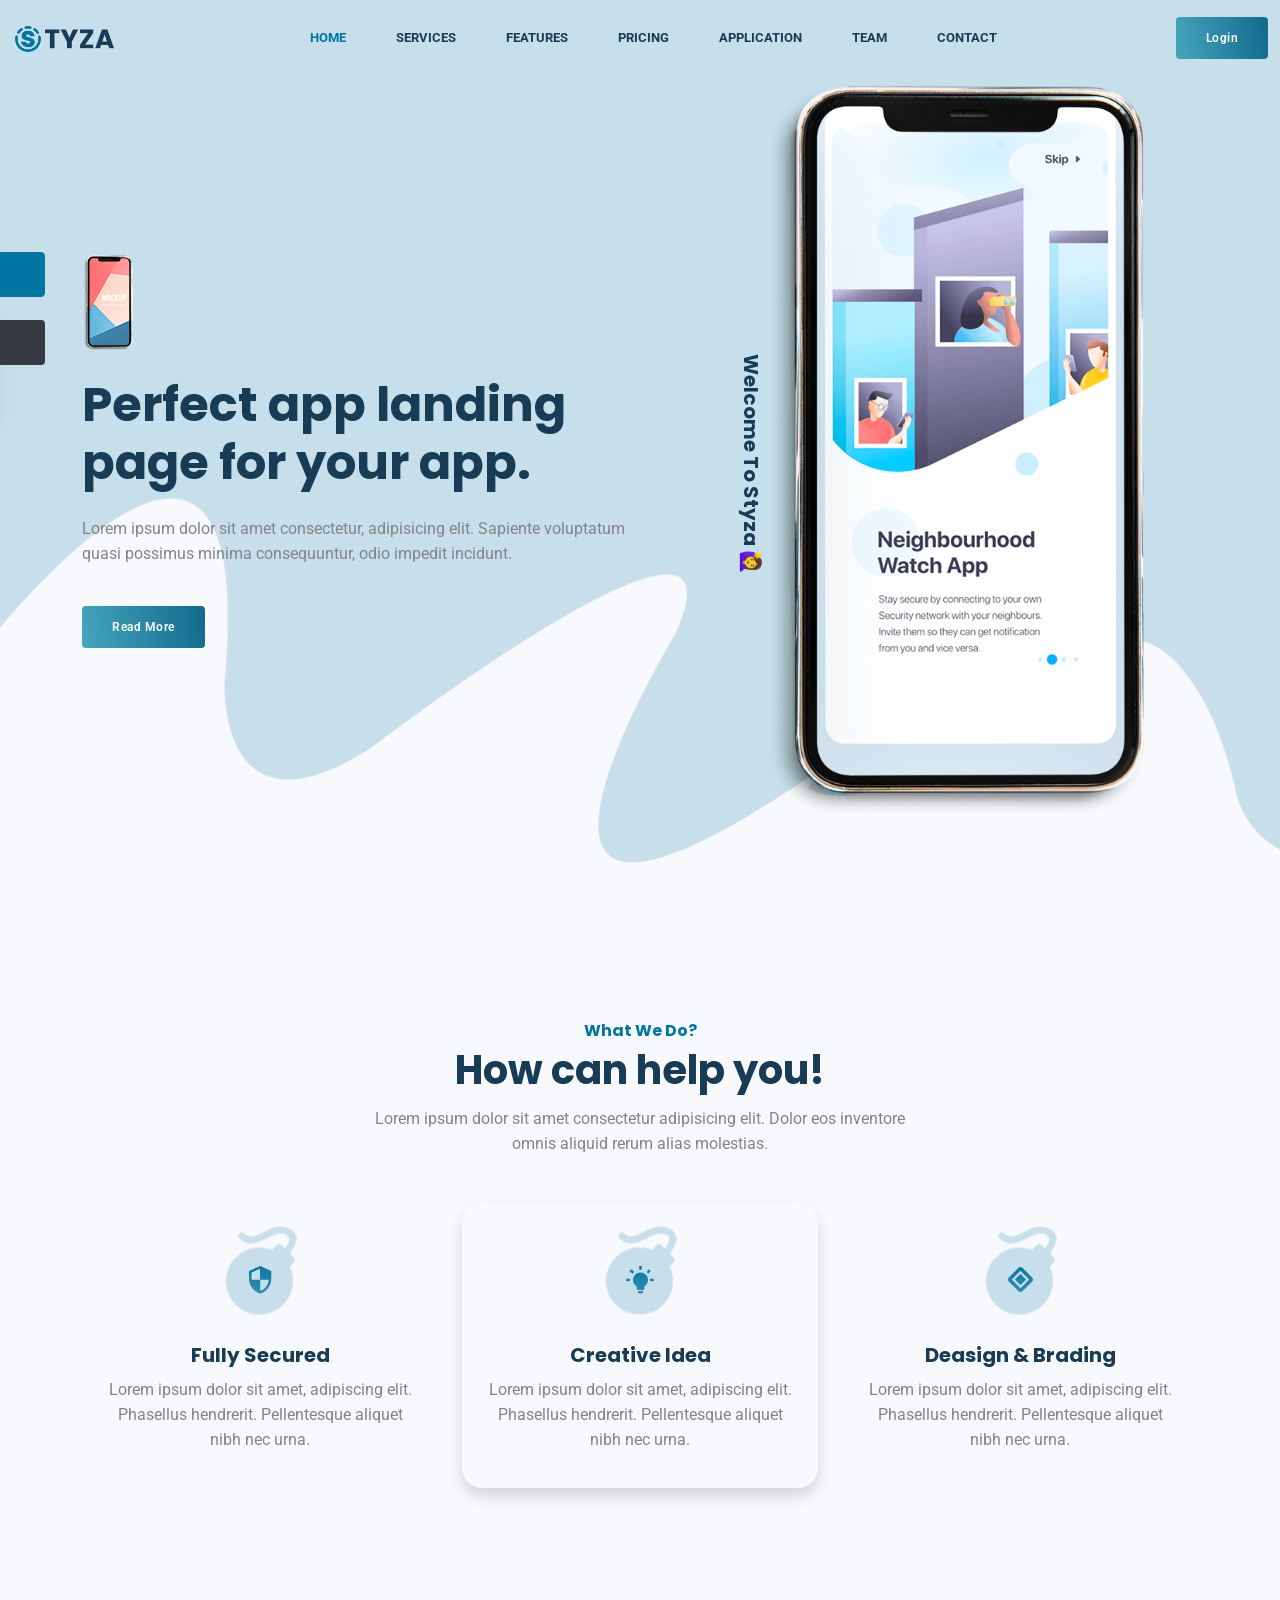
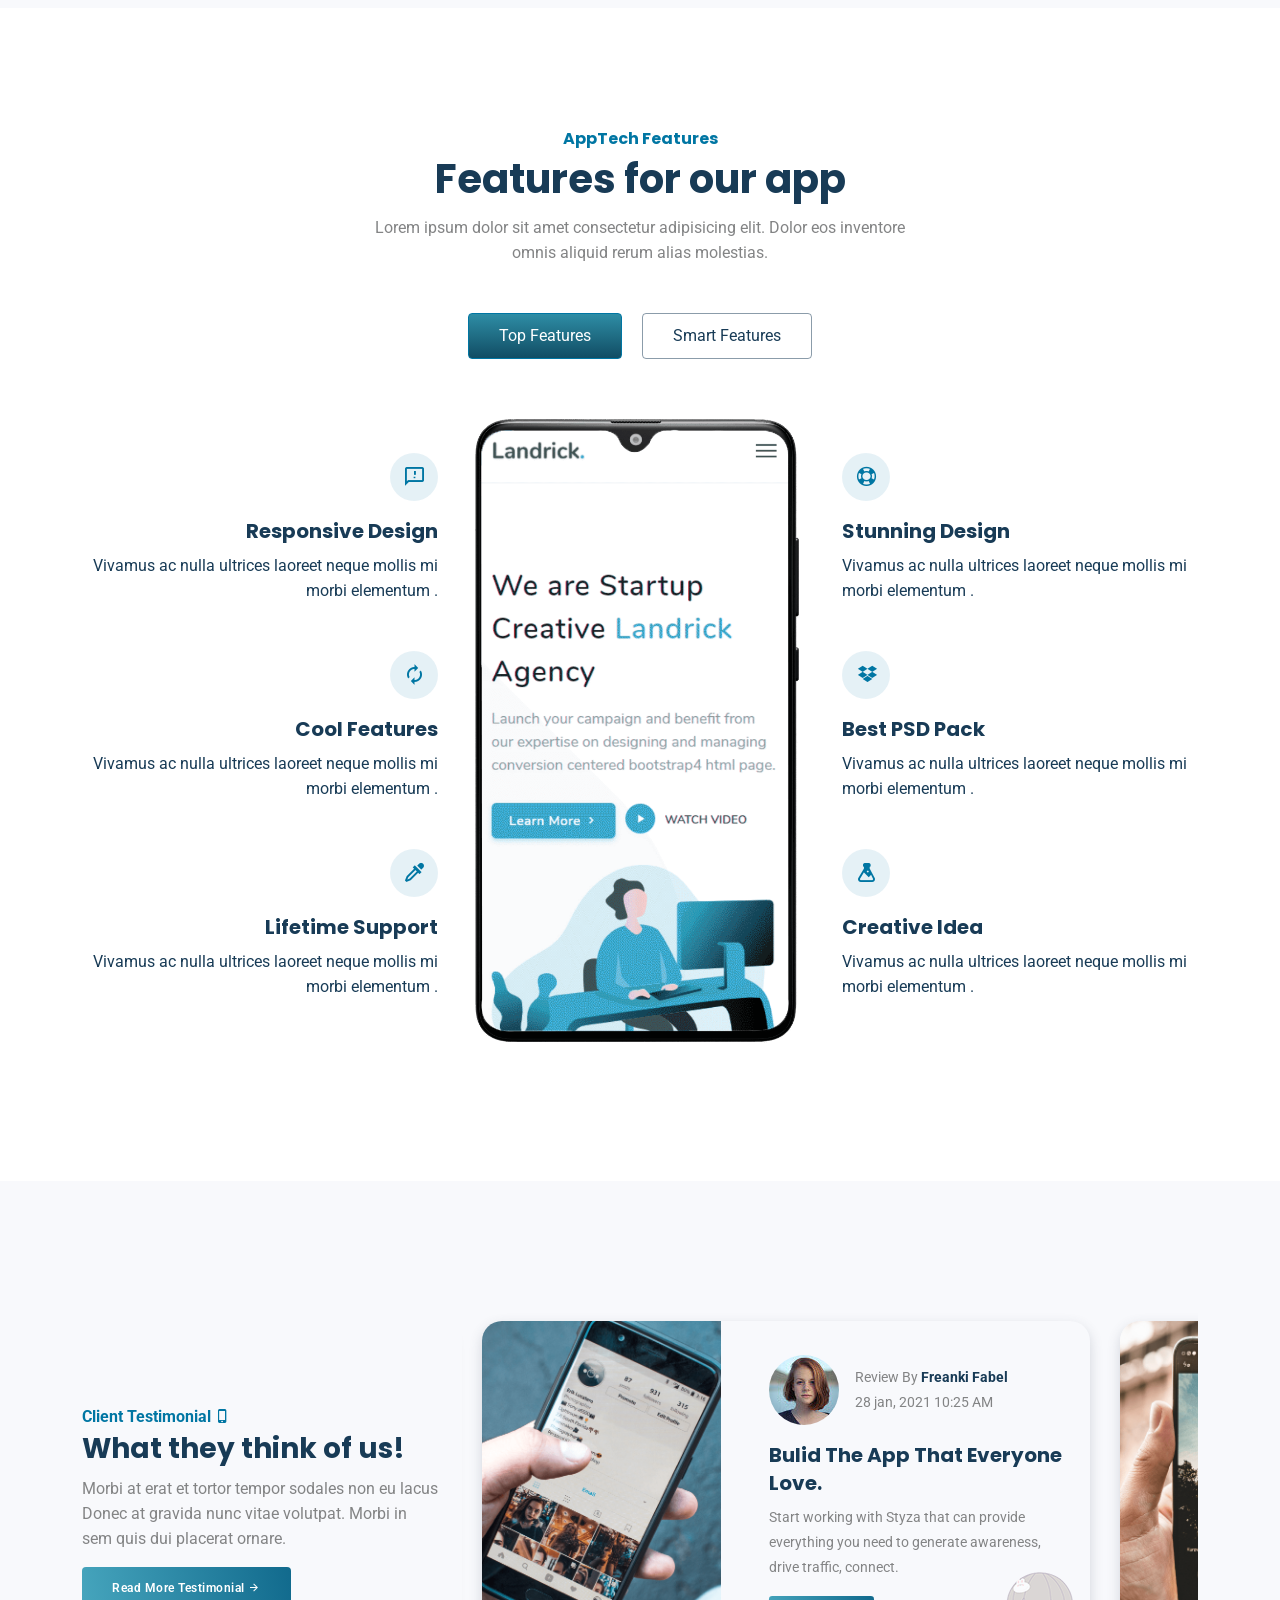
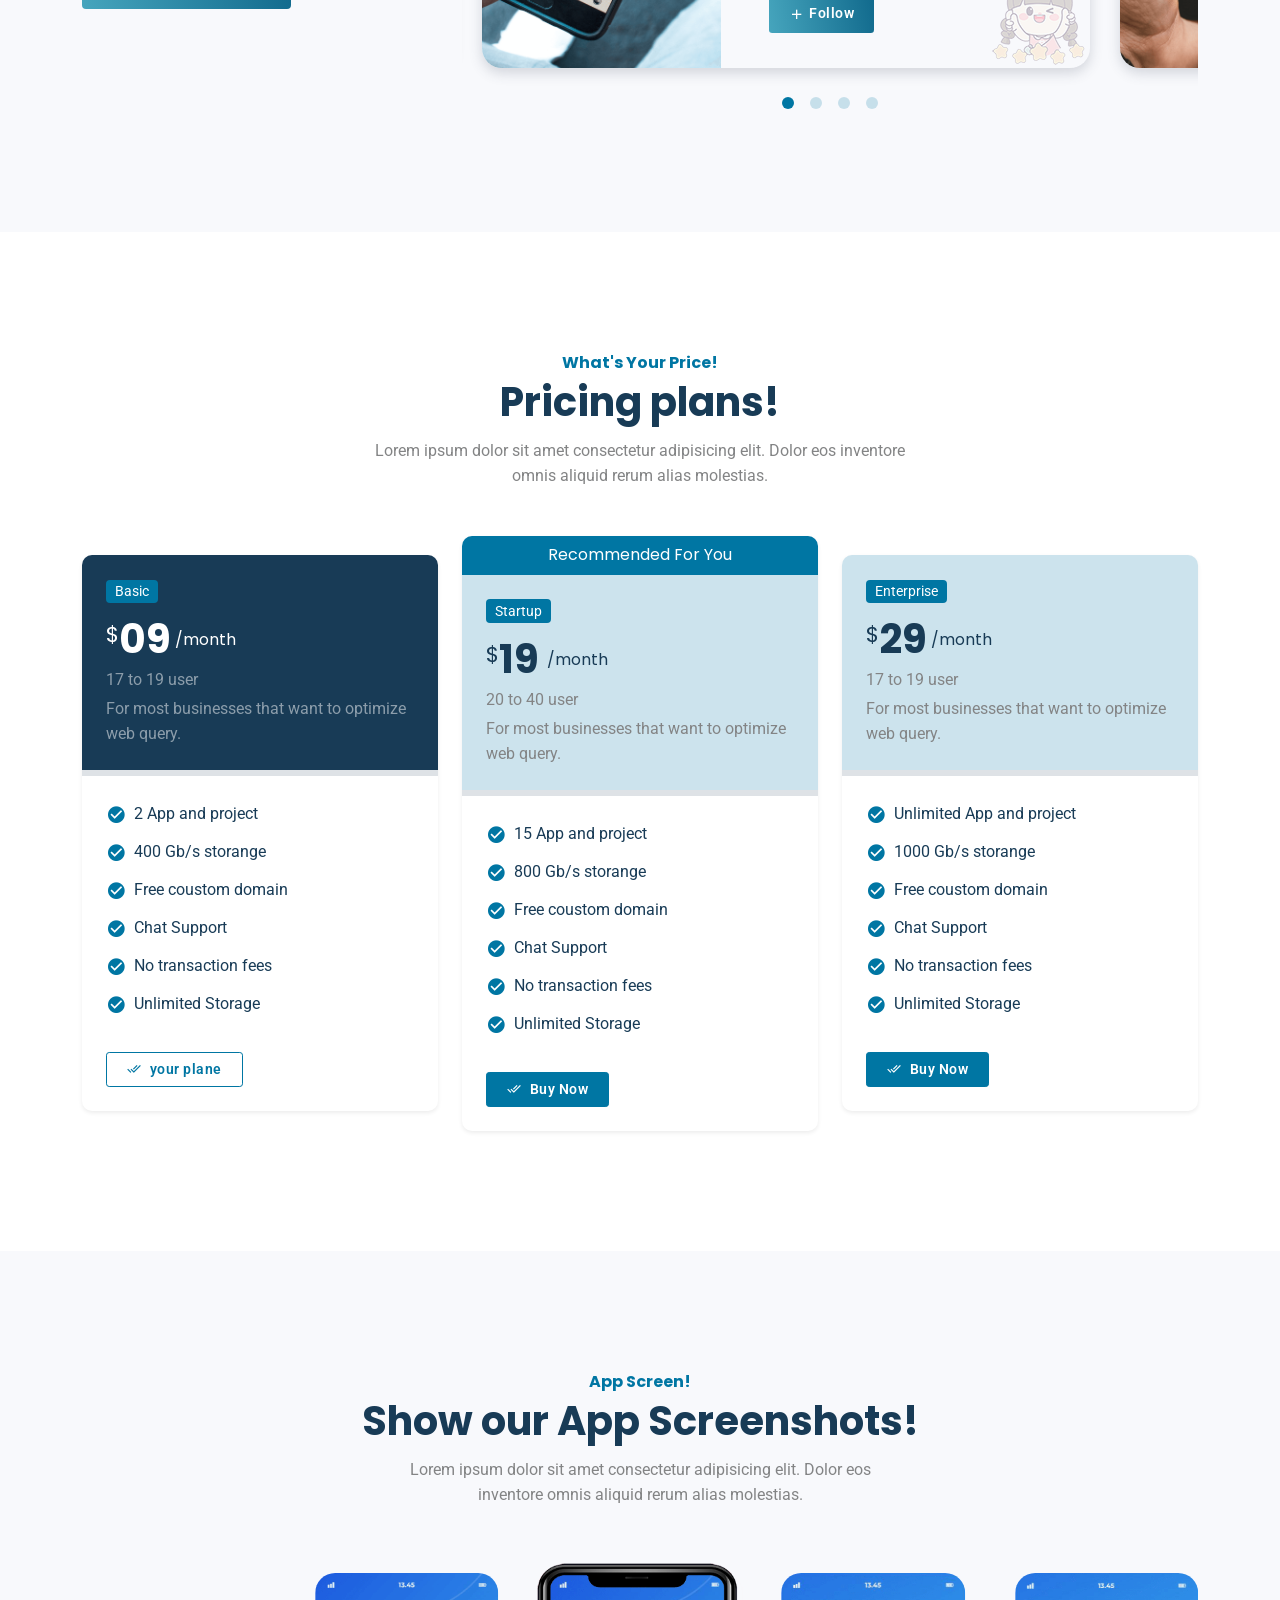
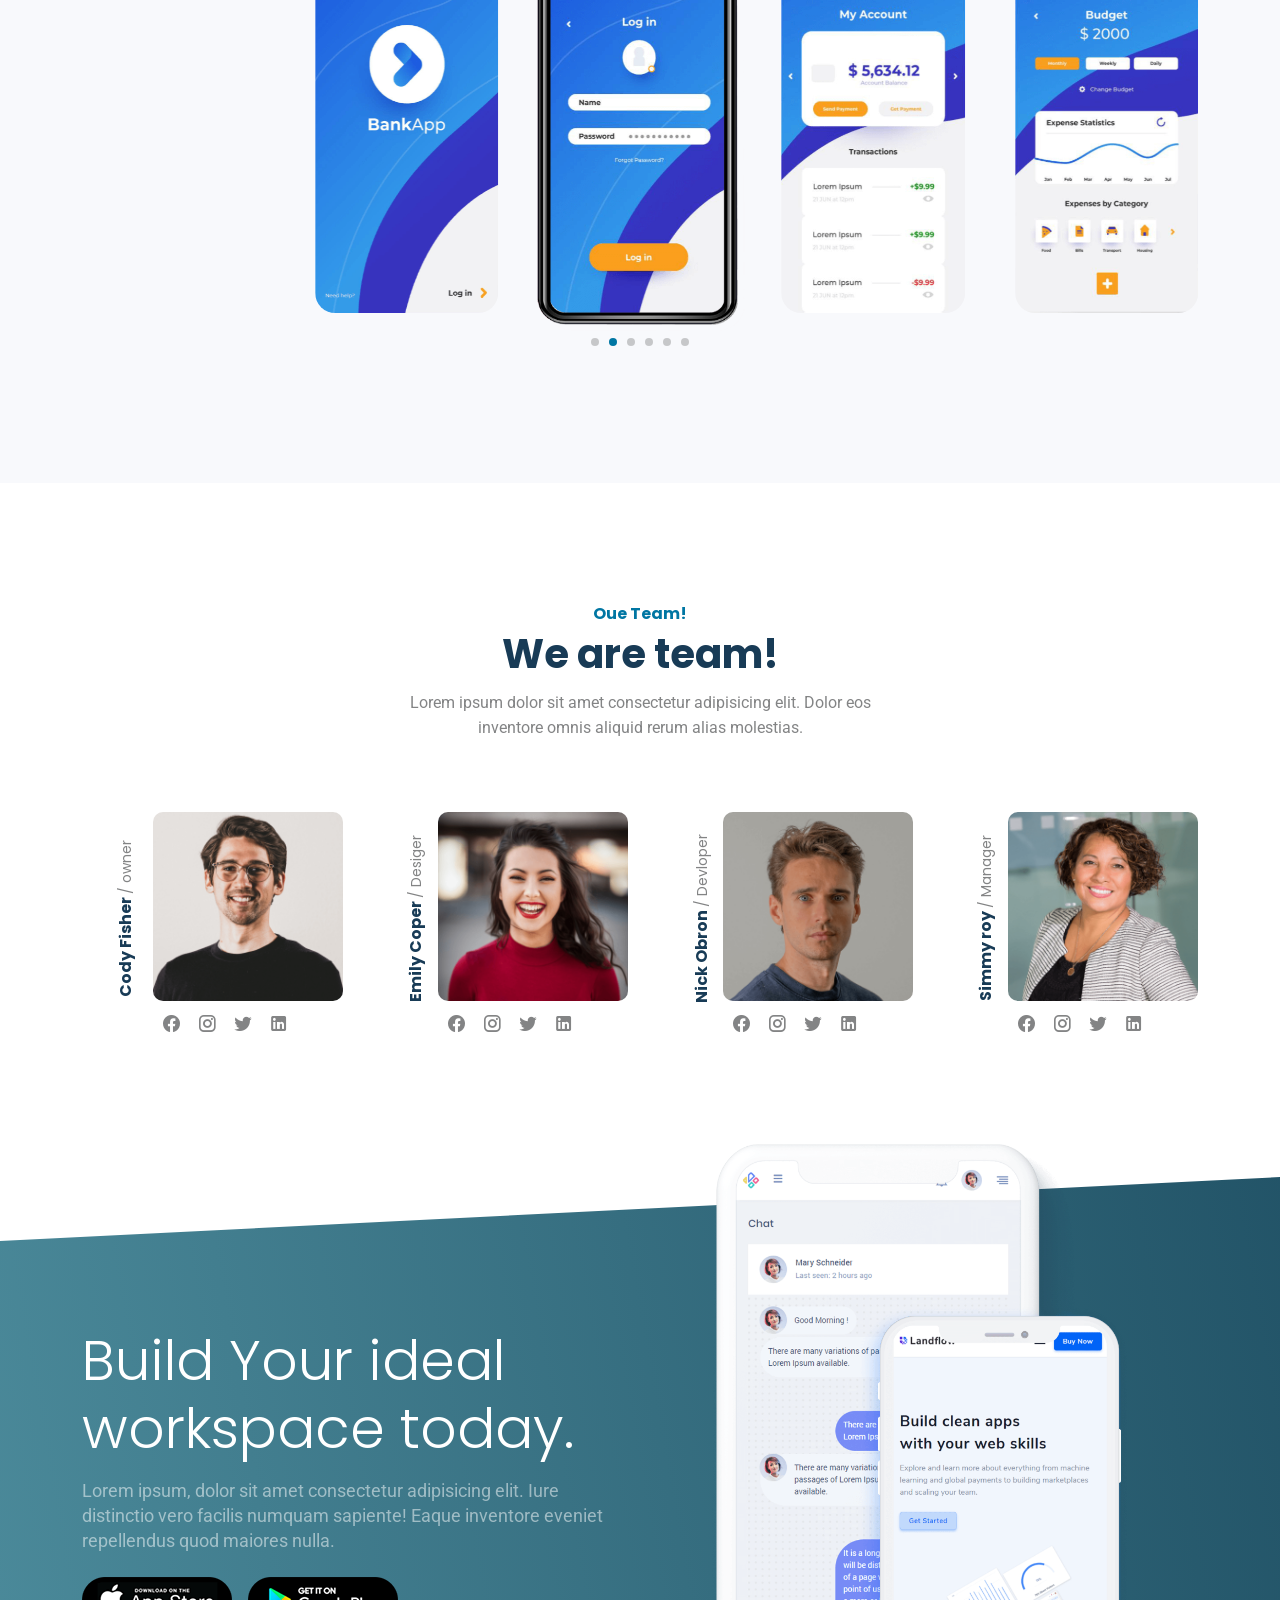
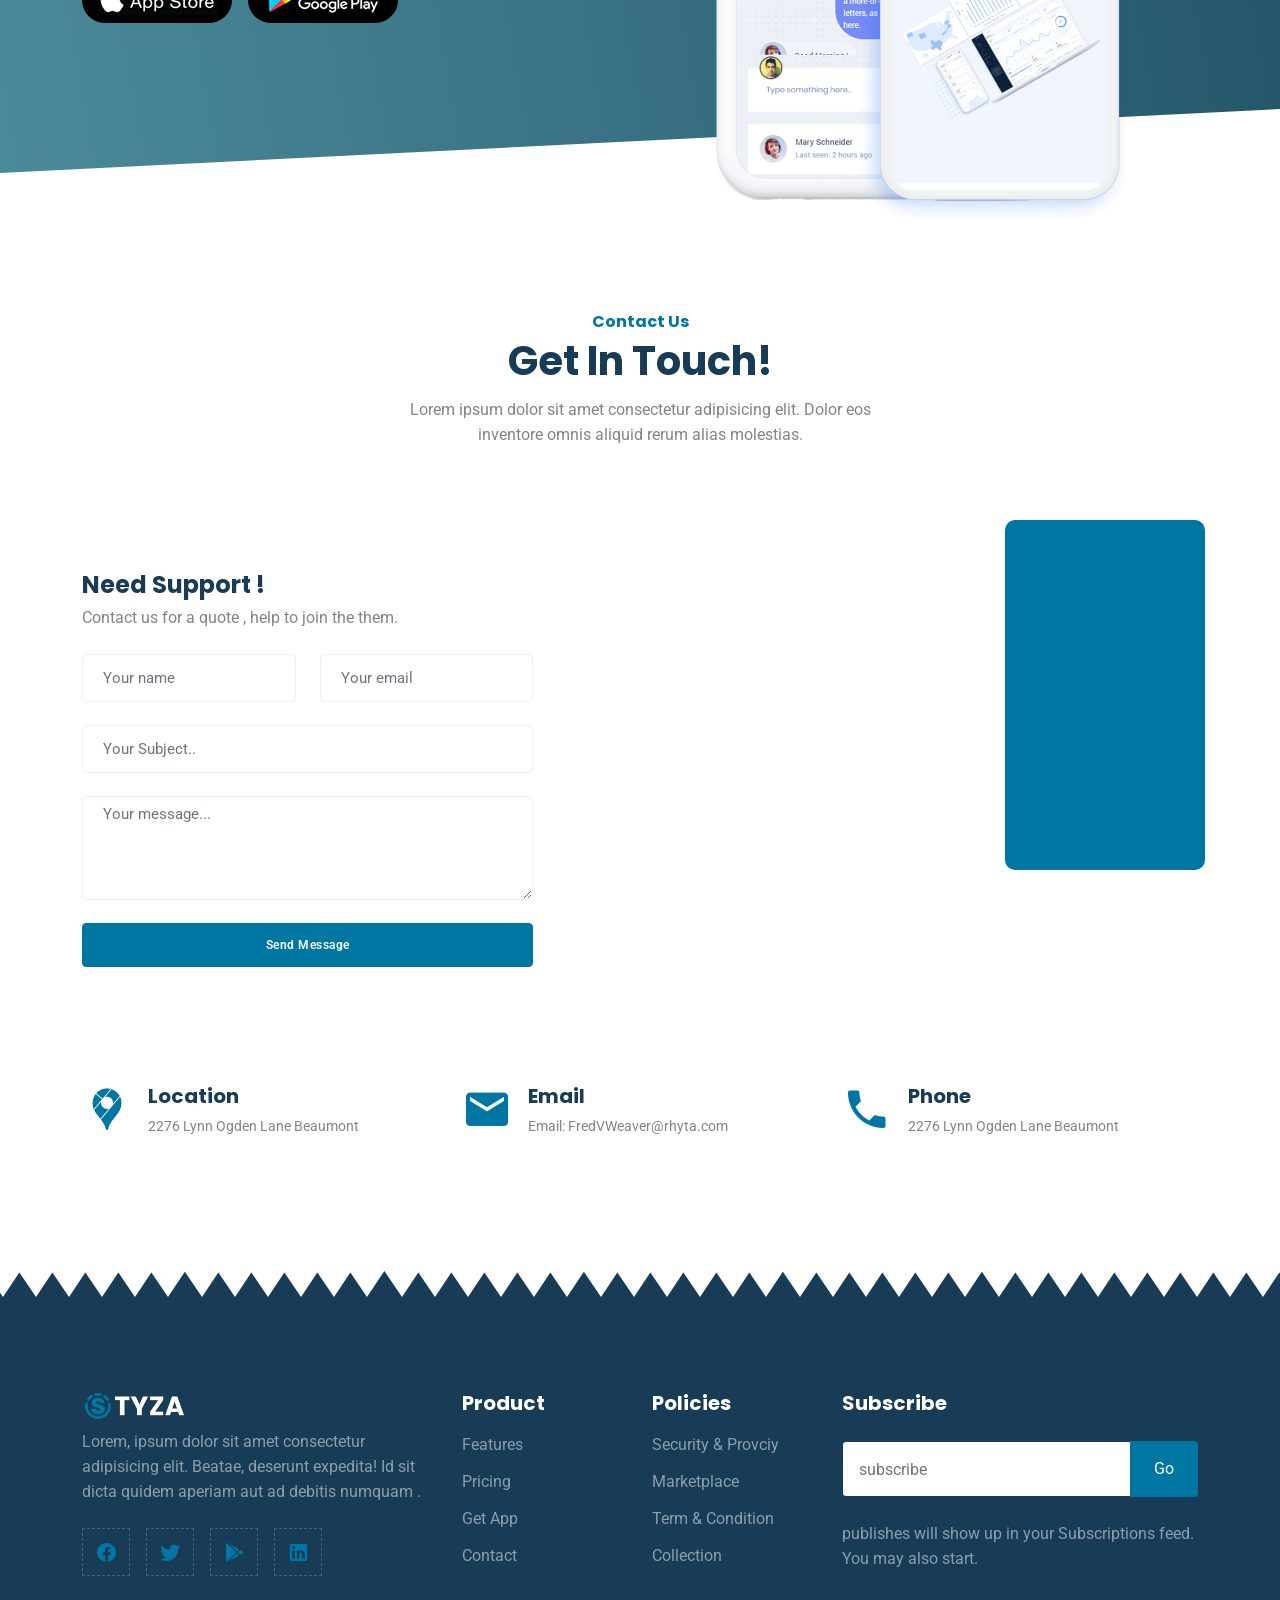
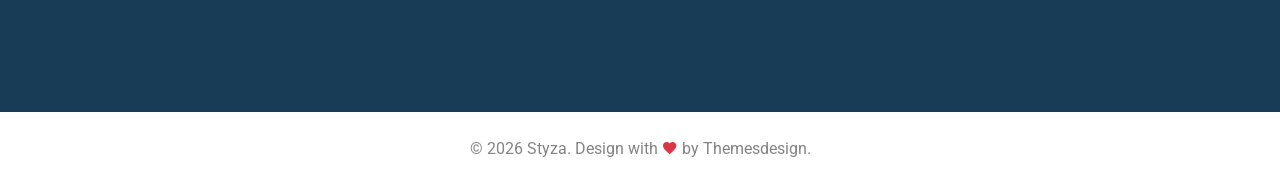
<file: public/HTML/index.html>
<!DOCTYPE html>
<html lang="en">

<head>
    <meta charset="utf-8" />
    <title>Styza - App Landing Template</title>
    <meta name="viewport" content="width=device-width, initial-scale=1.0">
    <meta name="description" content=" " />
    <meta name="keywords" content="" />
    <meta content="Pichforest" name="author" />

    <link rel="shortcut icon" href="images/favicon.ico">

    <!-- Bootstrap css -->
    <link rel="stylesheet" href="css/bootstrap.min.css" type="text/css" id="bootstrap-style" />

    <!-- Material Icon Css -->
    <link rel="stylesheet" href="css/materialdesignicons.min.css" type="text/css" />

    <!-- Unicon Css -->
    <link rel="stylesheet" href="https://unicons.iconscout.com/release/v4.0.0/css/line.css" />

    <!-- Swiper Css -->
    <link rel="stylesheet" href="css/tiny-slider.css" type="text/css" />
    <link rel="stylesheet" href="css/swiper.min.css" type="text/css" />

    <!-- Custom Css -->
    <link rel="stylesheet" href="css/style.min.css" type="text/css" />

    <!-- colors -->
    <link href="css/colors/default.css" rel="stylesheet" type="text/css" id="color-opt" />

</head>

<body data-bs-spy="scroll" data-bs-target="#navbar" data-bs-offset="71">

    <!-- light-dark mode button -->
    <a href="javascript: void(0);" id="mode" class="mode-btn text-white rounded-end">
        <i class="uil uil-brightness mode-dark mx-auto"></i>
        <i class="uil uil-moon bx-spin mode-light"></i>
    </a>

    <!-- START  NAVBAR -->
    <nav class="navbar navbar-expand-lg fixed-top navbar-custom sticky sticky-light" id="navbar">
        <div class="container-fluid">

            <!-- LOGO -->
            <a class="navbar-brand logo text-uppercase" href="index-1.html">
                <img src="images/logo-light.png" class="logo-light" alt="" height="30">
                <img src="images/logo-dark.png" class="logo-dark" alt="" height="30">
            </a>

            <button class="navbar-toggler" type="button" data-bs-toggle="collapse" data-bs-target="#navbarCollapse"
                aria-controls="navbarCollapse" aria-expanded="false" aria-label="Toggle navigation">
                <span class="mdi mdi-menu"></span>
            </button>

            <div class="collapse navbar-collapse" id="navbarCollapse">
                <ul class="navbar-nav ms-auto" id="navbar-navlist">
                    <li class="nav-item">
                        <a class="nav-link" href="#home">Home</a>
                    </li>
                    <li class="nav-item">
                        <a class="nav-link" href="#service">Services</a>
                    </li>
                    <li class="nav-item">
                        <a class="nav-link" href="#features">Features</a>
                    </li>
                    <li class="nav-item">
                        <a class="nav-link" href="#pricing">Pricing</a>
                    </li>
                    <li class="nav-item">
                        <a class="nav-link" href="#app">Application</a>
                    </li>
                    <li class="nav-item">
                        <a class="nav-link" href="#team">Team</a>
                    </li>
                    <li class="nav-item">
                        <a class="nav-link" href="#contact">Contact</a>
                    </li>
                </ul>
                <div class="ms-auto">
                    <a href="" class="btn bg-gradiant">Login</a>
                </div>
            </div>
        </div>
    </nav>
    <!-- END NAVBAR -->



    <!-- home section -->
    <section class="home bg-light" id="home">
        <!-- start container -->
        <div class="container">
            <!-- start row -->
            <div class="row align-items-center">
                <div class="col-lg-6">
                    <img src="images/baby-phone.png" alt="" class="img-fluid mb-4 smallphone-image">
                    <h1 class="display-5 fw-bold">Perfect app landing page for your app.</h1>
                    <p class="mt-4 text-muted">Lorem ipsum dolor sit amet consectetur, adipisicing elit. Sapiente
                        voluptatum quasi possimus minima consequuntur, odio impedit incidunt.</p>
                    <button class="btn bg-gradiant mt-4">Read More</button>
                </div>



                <div class="col-lg-5 offset-md-1 ">
                    <img src="images/homebg1.png" alt="" class="img-fluid">
                    <div class="up-botton-text d-flex align-items-center d-none d-md-block">
                        <h5>Welcome To Styza 🙋‍♀️</h5>
                    </div>
                </div>
            </div>
            <!-- end row -->
        </div>
        <!-- end container -->

        <div class="background-line"></div>
    </section>
    <!-- end home section -->



    <!-- service section -->
    <section class="section service bg-light" id="service">
        <div class="container">
            <div class="row justify-content-center">
                <div class="col-lg-6">
                    <div class="title text-center mb-5">
                        <h6 class="mb-0 fw-bold text-primary">What We Do?</h6>
                        <h2 class="f-40">How can help you!</h2>
                        <div class="border-phone">
                            <p class="text-muted">Lorem ipsum dolor sit amet consectetur adipisicing elit. Dolor eos
                                inventore omnis aliquid rerum alias molestias.</p>

                        </div>
                    </div>
                </div>
            </div>

            <div class="row justify-content-between">
                <div class="col-lg-4">
                    <div class="service-box text-center">
                        <div class="service-icon p-4"
                            style="background-image: url(./images/service/bomb.png); background-repeat: no-repeat; background-position: center;">
                            <i class="mdi mdi-security text-gradiant f-30"></i>
                        </div>

                        <div class="service-content mt-4">
                            <a href="">
                                <h5 class="fw-bold">Fully Secured</h5>
                            </a>
                            <p class="text-muted">Lorem ipsum dolor sit amet, adipiscing elit. Phasellus hendrerit.
                                Pellentesque aliquet nibh nec urna.</p>
                        </div>
                    </div>
                </div>

                <div class="col-lg-4 pt-4 pt-lg-0">
                    <div class="service-box text-center shadow">
                        <div class="service-icon p-4"
                            style="background-image: url(./images/service/bomb.png); background-repeat: no-repeat; background-position: center;">
                            <i class="mdi mdi-lightbulb-on text-gradiant f-30"></i>
                        </div>

                        <div class="service-content mt-4">
                            <a href="">
                                <h5 class="fw-bold">Creative Idea</h5>
                            </a>
                            <p class="text-muted">Lorem ipsum dolor sit amet, adipiscing elit. Phasellus hendrerit.
                                Pellentesque aliquet nibh nec urna.</p>
                        </div>
                    </div>
                </div>

                <div class="col-lg-4 pt-4 pt-lg-0">
                    <div class="service-box text-center">
                        <div class="service-icon p-4"
                            style="background-image: url(./images/service/bomb.png); background-repeat: no-repeat; background-position: center;">
                            <i class="mdi mdi-google-nearby text-gradiant f-30"></i>
                        </div>

                        <div class="service-content mt-4">
                            <a href="">
                                <h5 class="fw-bold">Deasign & Brading</h5>
                            </a>
                            <p class="text-muted">Lorem ipsum dolor sit amet, adipiscing elit. Phasellus hendrerit.
                                Pellentesque aliquet nibh nec urna.</p>
                        </div>
                    </div>
                </div>
            </div>
        </div>
    </section>
    <!-- end section -->


    <!-- start features -->
    <div class="section features" id="features">
        <!-- start container -->
        <div class="container">
            <div class="row justify-content-center">
                <div class="col-lg-6">
                    <div class="title text-center mb-5">
                        <h6 class="mb-0 fw-bold text-primary">AppTech Features</h6>
                        <h2 class="f-40">Features for our app </h2>
                        <p class="text-muted">Lorem ipsum dolor sit amet consectetur adipisicing elit. Dolor eos
                            inventore omnis aliquid rerum alias molestias.</p>
                    </div>
                </div>
            </div>

            <div class="row justify-content-center">


                <div class="col-lg-12">
                    <ul class="nav nav-pills mb-3 justify-content-center" id="pills-tab" role="tablist">
                        <li class="nav-item" role="presentation">
                            <button class="nav-link active" id="pills-home-tab" data-bs-toggle="pill"
                                data-bs-target="#pills-home" type="button" role="tab" aria-controls="pills-home"
                                aria-selected="true">Top Features</button>
                        </li>
                        <li class="nav-item" role="presentation">
                            <button class="nav-link" id="pills-profile-tab" data-bs-toggle="pill"
                                data-bs-target="#pills-profile" type="button" role="tab" aria-controls="pills-profile"
                                aria-selected="false">Smart Features</button>
                        </li>

                    </ul>
                    <div class="tab-content mt-5" id="pills-tabContent">
                        <div class="tab-pane fade show active" id="pills-home" role="tabpanel"
                            aria-labelledby="pills-home-tab">
                            <div class="row align-items-center">
                                <div class="col-lg-4">
                                    <div class="features-item text-start text-lg-end">
                                        <div class="icon avatar-sm text-center ms-lg-auto rounded-circle">
                                            <i class="mdi mdi-message-alert-outline f-24"></i>
                                        </div>
                                        <div class="content mt-3">
                                            <h5>Responsive Design</h5>
                                            <p>Vivamus ac nulla ultrices laoreet neque mollis mi morbi elementum .</p>
                                        </div>
                                    </div>

                                    <div class="features-item text-start text-lg-end mt-5">
                                        <div class="icon avatar-sm text-center ms-lg-auto rounded-circle">
                                            <i class="mdi mdi-autorenew f-24"></i>
                                        </div>
                                        <div class="content mt-3">
                                            <h5>Cool Features</h5>
                                            <p>Vivamus ac nulla ultrices laoreet neque mollis mi morbi elementum .</p>
                                        </div>
                                    </div>

                                    <div class="features-item text-start text-lg-end mt-5">
                                        <div class="icon avatar-sm text-center ms-lg-auto rounded-circle">
                                            <i class="mdi mdi-eyedropper f-24"></i>
                                        </div>
                                        <div class="content mt-3">
                                            <h5>Lifetime Support</h5>
                                            <p>Vivamus ac nulla ultrices laoreet neque mollis mi morbi elementum .</p>
                                        </div>
                                    </div>
                                </div>
                                <div class="col-lg-4">
                                    <img src="images/features/phone.png" alt="" class="img-fluid">
                                </div>
                                <div class="col-lg-4">
                                    <div class="features-item">
                                        <div class="icon avatar-sm text-center rounded-circle">
                                            <i class="mdi mdi-lifebuoy f-24"></i>
                                        </div>
                                        <div class="content mt-3">
                                            <h5>Stunning Design</h5>
                                            <p>Vivamus ac nulla ultrices laoreet neque mollis mi morbi elementum .</p>
                                        </div>
                                    </div>

                                    <div class="features-item mt-5">
                                        <div class="icon avatar-sm text-center rounded-circle">
                                            <i class="mdi mdi-dropbox f-24"></i>
                                        </div>
                                        <div class="content mt-3">
                                            <h5>Best PSD Pack</h5>
                                            <p>Vivamus ac nulla ultrices laoreet neque mollis mi morbi elementum .</p>
                                        </div>
                                    </div>

                                    <div class="features-item mt-5">
                                        <div class="icon avatar-sm text-center rounded-circle">
                                            <i class="mdi mdi-flask f-24"></i>
                                        </div>
                                        <div class="content mt-3">
                                            <h5>Creative Idea</h5>
                                            <p>Vivamus ac nulla ultrices laoreet neque mollis mi morbi elementum .</p>
                                        </div>
                                    </div>
                                </div>
                            </div>
                        </div>
                        <div class="tab-pane fade" id="pills-profile" role="tabpanel"
                            aria-labelledby="pills-profile-tab">

                            <div class="row align-items-center">
                                <div class="col-lg-6">
                                    <img src="images/features/phone2.png" alt="" class="img-fluid">
                                </div>

                                <div class="col-lg-6">
                                    <h2 class="mb-4">Smart Features</h2>

                                    <div class="row">
                                        <div class="col-lg-6">
                                            <div class="features-box mt-4">
                                                <div class="d-flex">
                                                    <div class="icon">
                                                        <i class="mdi mdi-check-circle f-20 me-2"></i>
                                                    </div>
                                                    <div class="heading">
                                                        <h6 class="mt-1">Fast Messaging</h6>
                                                        <p class="text-muted">Soluta velit sint, esse quis tempora
                                                            impedit corrupti in recusandae tenetur dignissimos
                                                            voluptates..</p>
                                                    </div>
                                                </div>
                                            </div>
                                            <div class="features-box mt-4">
                                                <div class="d-flex">
                                                    <div class="icon">
                                                        <i class="mdi mdi-check-circle f-20 me-2"></i>
                                                    </div>
                                                    <div class="heading">
                                                        <h6 class="mt-1">User Freindly</h6>
                                                        <p class="text-muted">Amet repudiandae illo quasi enim iusto
                                                            corporis ratione? Laudantium reprehenderit sint provident.
                                                        </p>
                                                    </div>
                                                </div>
                                            </div>
                                        </div>
                                        <div class="col-lg-6">
                                            <div class="features-box mt-4">
                                                <div class="d-flex">
                                                    <div class="icon">
                                                        <i class="mdi mdi-check-circle f-20 me-2"></i>
                                                    </div>
                                                    <div class="heading">
                                                        <h6 class="mt-1">Minimal Interface</h6>
                                                        <p class="text-muted">Repellat ad in autem, odio quos ex eum
                                                            recusandae cupiditate assumenda nihil incidunt dolorem qui
                                                            soluta.</p>
                                                    </div>
                                                </div>
                                            </div>
                                            <div class="features-box mt-4">
                                                <div class="d-flex">
                                                    <div class="icon">
                                                        <i class="mdi mdi-check-circle f-20 me-2"></i>
                                                    </div>
                                                    <div class="heading">
                                                        <h6 class="mt-1">Notification</h6>
                                                        <p class="text-muted">Ipsam nisi quam velit maxime corrupti ut
                                                            quos, ad eum laudantium voluptatibus, facilis numquam
                                                            repellendus.</p>
                                                    </div>
                                                </div>
                                            </div>
                                        </div>
                                    </div>
                                </div>
                            </div>
                        </div>

                    </div>
                </div>
            </div>
        </div>
        <!-- end container -->
    </div>
    <!-- end features -->



    <!-- start testimonial -->
    <section class="section bg-light testimonial" id="testimonial">
        <!-- start container -->
        <div class="container">
            <div class="row align-items-center">
                <div class="col-lg-4">
                    <div class="title">
                        <p class=" text-primary fw-bold mb-0">Client Testimonial <i
                                class="mdi mdi-cellphone-iphone"></i>
                        </p>
                        <h3>What they think of us!</h3>
                        <p class="text-muted">Morbi at erat et tortor tempor sodales non eu lacus Donec at gravida nunc
                            vitae
                            volutpat. Morbi in sem quis
                            dui placerat ornare.</p>
                        <button class="btn bg-gradiant">Read More Testimonial <i
                                class="mdi mdi-arrow-right"></i></button>
                    </div>
                </div>
                <div class="col-lg-8">
                    <div class="testi-slider" id="testi-slider">
                        <div class="item">
                            <div class="testi-box position-relative overflow-hidden">
                                <div class="row align-items-center">
                                    <div class="col-md-5">
                                        <img src="images/testi/img-1.png" alt="" class="img-fluid">
                                    </div>
                                    <div class="col-md-7">
                                        <div class="p-4">
                                            <div class="d-flex align-items-center">
                                                <div class="flex-shrink-0">
                                                    <div class="avatar">
                                                        <img src="images/user/img-1.jpg" alt=""
                                                            class="img-fluid rounded-circle">
                                                    </div>
                                                </div>
                                                <div class="flex-grow-1 ms-3">
                                                    <p class="f-14 mb-0 text-dark fw-bold"><span
                                                            class="text-muted fw-normal">Review By </span> Freanki Fabel
                                                    </p>
                                                    <div class="date">
                                                        <p class="text-muted mb-0 f-14">28 jan, 2021 <span>10:25
                                                                AM</span></p>
                                                    </div>
                                                </div>
                                            </div>

                                            <div class="mt-3">
                                                <h5 class="fw-bold">Bulid The App That Everyone Love.</h5>
                                                <p class="text-muted f-14">Start working with Styza that can provide
                                                    everything you need to generate awareness, drive traffic, connect.
                                                </p>
                                                <button class="btn btn-sm bg-gradiant"><i
                                                        class="mdi mdi-plus f-16 align-middle"></i>
                                                    Follow</button>
                                            </div>
                                        </div>
                                    </div>
                                </div>
                                <div class="back-image position-absolute end-0 bottom-0">
                                    <img src="images/testi/rating-image.png" alt="" class="img-fluid">
                                </div>

                            </div>
                        </div>
                        <!-- slider item -->

                        <div class="item">
                            <div class="testi-box position-relative overflow-hidden">
                                <div class="row align-items-center">
                                    <div class="col-md-5">
                                        <img src="images/testi/img-2.png" alt="" class="img-fluid">
                                    </div>
                                    <div class="col-md-7">
                                        <div class="p-4">
                                            <div class="d-flex align-items-center">
                                                <div class="flex-shrink-0">
                                                    <div class="avatar">
                                                        <img src="images/user/img-2.jpg" alt=""
                                                            class="img-fluid rounded-circle">
                                                    </div>
                                                </div>
                                                <div class="flex-grow-1 ms-3">
                                                    <p class="f-14 mb-0 text-dark fw-bold"><span
                                                            class="text-muted fw-normal">Review By </span> Freanki Fabel
                                                    </p>
                                                    <div class="date">
                                                        <p class="text-muted mb-0 f-14">28 jan, 2021 <span>10:25
                                                                AM</span></p>
                                                    </div>
                                                </div>
                                            </div>

                                            <div class="mt-3">
                                                <h5 class="fw-bold">Easy and prefect solution</h5>
                                                <p class="text-muted f-14">Start working with Styza that can provide
                                                    everything you need to generate awareness, drive traffic, connect.
                                                </p>
                                                <button class="btn btn-sm bg-gradiant"><i
                                                        class="mdi mdi-plus f-16 align-middle"></i>
                                                    Follow</button>
                                            </div>
                                        </div>
                                    </div>
                                </div>
                                <div class="back-image position-absolute end-0 bottom-0">
                                    <img src="images/testi/rating-image.png" alt="" class="img-fluid">
                                </div>

                            </div>
                        </div>

                        <!-- slider item -->
                        <div class="item ">
                            <div class="testi-box position-relative overflow-hidden">
                                <div class="row align-items-center">
                                    <div class="col-md-5">
                                        <img src="images/testi/img-3.png" alt="" class="img-fluid">
                                    </div>
                                    <div class="col-md-7">
                                        <div class="p-4">
                                            <div class="d-flex align-items-center">
                                                <div class="flex-shrink-0">
                                                    <div class="avatar">
                                                        <img src="images/user/img-3.jpg" alt=""
                                                            class="img-fluid rounded-circle">
                                                    </div>
                                                </div>
                                                <div class="flex-grow-1 ms-3">
                                                    <p class="f-14 mb-0 text-dark fw-bold"><span
                                                            class="text-muted fw-normal">Review By </span> Freanki Fabel
                                                    </p>
                                                    <div class="date">
                                                        <p class="text-muted mb-0 f-14">28 jan, 2021 <span>10:25
                                                                AM</span></p>
                                                    </div>
                                                </div>
                                            </div>

                                            <div class="mt-3">
                                                <h5 class="fw-bold">Bulid The App That Everyone Love.</h5>
                                                <p class="text-muted f-14">Start working with Styza that can provide
                                                    everything you need to generate awareness, drive traffic, connect.
                                                </p>
                                                <button class="btn btn-sm bg-gradiant"><i
                                                        class="mdi mdi-plus f-16 align-middle"></i>
                                                    Follow</button>
                                            </div>
                                        </div>
                                    </div>
                                </div>
                                <div class="back-image position-absolute end-0 bottom-0">
                                    <img src="images/testi/rating-image.png" alt="" class="img-fluid">
                                </div>

                            </div>
                        </div>

                        <!-- slider item -->
                        <div class="item ">
                            <div class="testi-box position-relative overflow-hidden">
                                <div class="row align-items-center">
                                    <div class="col-md-5">
                                        <img src="images/testi/img-4.png" alt="" class="img-fluid">
                                    </div>
                                    <div class="col-md-7">
                                        <div class="p-4">
                                            <div class="d-flex align-items-center">
                                                <div class="flex-shrink-0">
                                                    <div class="avatar">
                                                        <img src="images/user/img-4.jpg" alt=""
                                                            class="img-fluid rounded-circle">
                                                    </div>
                                                </div>
                                                <div class="flex-grow-1 ms-3">
                                                    <p class="f-14 mb-0 text-dark fw-bold"><span
                                                            class="text-muted fw-normal">Review By </span> Freanki Fabel
                                                    </p>
                                                    <div class="date">
                                                        <p class="text-muted mb-0 f-14">28 jan, 2021 <span>10:25
                                                                AM</span></p>
                                                    </div>
                                                </div>
                                            </div>

                                            <div class="mt-3">
                                                <h5 class="fw-bold">Bulid The App That Everyone Love.</h5>
                                                <p class="text-muted f-14">Start working with Styza that can provide
                                                    everything you need to generate awareness, drive traffic, connect.
                                                </p>
                                                <button class="btn btn-sm bg-gradiant"><i
                                                        class="mdi mdi-plus f-16 align-middle"></i>
                                                    Follow</button>
                                            </div>
                                        </div>
                                    </div>
                                </div>
                                <div class="back-image position-absolute end-0 bottom-0">
                                    <img src="images/testi/rating-image.png" alt="" class="img-fluid">
                                </div>

                            </div>
                        </div>
                        <!-- slider item -->
                    </div>
                </div>
            </div>
        </div>
        <!-- end container -->
    </section>
    <!-- end testimonial -->



    <!-- pricing section -->
    <section class="section pricing" id="pricing">
        <div class="container">
            <div class="row justify-content-center">
                <div class="col-lg-6">
                    <div class="title text-center mb-5">
                        <h6 class="mb-0 fw-bold text-primary">What's Your Price!</h6>
                        <h2 class="f-40">Pricing plans!</h2>
                        <p class="text-muted">Lorem ipsum dolor sit amet consectetur adipisicing elit. Dolor eos
                            inventore omnis aliquid rerum alias molestias.</p>

                    </div>
                </div>
            </div>

            <div class="row align-items-center">
                <div class="col-lg-4">
                    <div class="price-item shadow-sm overflow-hidden">
                        <div class="price-up-box active p-4">
                            <div class="badge bg-primary fw-normal f-14">Basic</div>
                            <div class="price-tag mt-2">
                                <h2 class="text-white mb-0 f-40"><sup class="f-22 fw-normal">$</sup>09<sup
                                        class="f-16 fw-normal"> /month</sup></h2>
                            </div>
                            <p class="text-white-50 mb-1">17 to 19 user</p>
                            <p class="text-white-50 mb-0">For most businesses that want to optimize web query.</p>
                        </div>
                        <div class="border border-3"></div>

                        <div class="price-down-box p-4">
                            <ul class="list-unstyled ">
                                <li><i class="mdi mdi-check-circle f-20 align-middle me-2 text-primary"></i>2 App and
                                    project</li>
                                <li class="mt-2"><i
                                        class="mdi mdi-check-circle f-20 align-middle me-2 text-primary"></i>400 Gb/s
                                    storange</li>
                                <li class="mt-2"><i
                                        class="mdi mdi-check-circle f-20 align-middle me-2 text-primary"></i>Free
                                    coustom domain
                                </li>
                                <li class="mt-2"><i
                                        class="mdi mdi-check-circle f-20 align-middle me-2 text-primary"></i>Chat
                                    Support
                                </li>
                                <li class="mt-2"><i
                                        class="mdi mdi-check-circle f-20 align-middle me-2 text-primary"></i>No
                                    transaction fees
                                </li>
                                <li class="mt-2"><i
                                        class="mdi mdi-check-circle f-20 align-middle me-2 text-primary"></i>Unlimited
                                    Storage
                                </li>

                            </ul>
                            <a href="" class="btn btn-sm text-primary mt-3"><i class="mdi mdi-check-all me-2"></i>your
                                plane</a>
                        </div>
                    </div>
                </div>
                <div class="col-lg-4 ">
                    <div class="price-item shadow-sm overflow-hidden mt-4 mt-lg-0">
                        <div class="topbar-header bg-primary py-2 text-center">
                            <h6 class="mb-0 text-white fw-normal">Recommended For You</h6>
                        </div>
                        <div class="price-up-box p-4">
                            <div class="badge bg-primary fw-normal f-14">Startup</div>
                            <div class="price-tag mt-2">
                                <h2 class="text-dark mb-0 f-40"><sup class="f-22 fw-normal">$</sup>19
                                    <sup class="f-16 fw-normal"> /month</sup>
                                </h2>
                            </div>
                            <p class="text-muted mb-1">20 to 40 user</p>
                            <p class="text-muted mb-0">For most businesses that want to optimize web query.</p>
                        </div>
                        <div class="border border-3"></div>

                        <div class="price-down-box p-4">
                            <ul class="list-unstyled ">
                                <li><i class="mdi mdi-check-circle f-20 align-middle me-2 text-primary"></i>15 App and
                                    project</li>
                                <li class="mt-2"><i
                                        class="mdi mdi-check-circle f-20 align-middle me-2 text-primary"></i>800 Gb/s
                                    storange</li>
                                <li class="mt-2"><i
                                        class="mdi mdi-check-circle f-20 align-middle me-2 text-primary"></i>Free
                                    coustom domain
                                </li>
                                <li class="mt-2"><i
                                        class="mdi mdi-check-circle f-20 align-middle me-2 text-primary"></i>Chat
                                    Support
                                </li>
                                <li class="mt-2"><i
                                        class="mdi mdi-check-circle f-20 align-middle me-2 text-primary"></i>No
                                    transaction fees
                                </li>
                                <li class="mt-2"><i
                                        class="mdi mdi-check-circle f-20 align-middle me-2 text-primary"></i>Unlimited
                                    Storage
                                </li>
                            </ul>
                            <a href="" class="btn btn-sm btn-primary mt-3"><i class="mdi mdi-check-all me-2"></i>Buy
                                Now</a>
                        </div>
                    </div>
                </div>
                <div class="col-lg-4">
                    <div class="price-item shadow-sm overflow-hidden mt-4 mt-lg-0">
                        <div class="price-up-box p-4">
                            <div class="badge bg-primary fw-normal f-14">Enterprise</div>
                            <div class="price-tag mt-2">
                                <h2 class="text-dark mb-0 f-40"><sup class="f-22 fw-normal">$</sup>29<sup
                                        class="f-16 fw-normal"> /month</sup></h2>
                            </div>
                            <p class="text-muted mb-1">17 to 19 user</p>
                            <p class="text-muted mb-0">For most businesses that want to optimize web query.</p>
                        </div>
                        <div class="border border-3"></div>

                        <div class="price-down-box p-4">
                            <ul class="list-unstyled ">
                                <li><i class="mdi mdi-check-circle f-20 align-middle me-2 text-primary"></i>Unlimited
                                    App and
                                    project</li>
                                <li class="mt-2"><i
                                        class="mdi mdi-check-circle f-20 align-middle me-2 text-primary"></i>1000 Gb/s
                                    storange</li>
                                <li class="mt-2"><i
                                        class="mdi mdi-check-circle f-20 align-middle me-2 text-primary"></i>Free
                                    coustom domain
                                </li>
                                <li class="mt-2"><i
                                        class="mdi mdi-check-circle f-20 align-middle me-2 text-primary"></i>Chat
                                    Support
                                </li>
                                <li class="mt-2"><i
                                        class="mdi mdi-check-circle f-20 align-middle me-2 text-primary"></i>No
                                    transaction fees
                                </li>
                                <li class="mt-2"><i
                                        class="mdi mdi-check-circle f-20 align-middle me-2 text-primary"></i>Unlimited
                                    Storage
                                </li>
                            </ul>
                            <a href="" class="btn btn-sm btn-primary mt-3"><i class="mdi mdi-check-all me-2"></i>Buy
                                Now</a>
                        </div>
                    </div>
                </div>
            </div>
        </div>
    </section>
    <!-- end pricing -->



    <!-- slider section -->
    <section class="section app-slider bg-light" id="app">
        <!-- start container -->
        <div class="container">
            <div class="row justify-content-center">
                <div class="col-lg-8">
                    <div class="title text-center mb-5">
                        <h6 class="mb-0 fw-bold text-primary">App Screen!</h6>
                        <h2 class="f-40">Show our App Screenshots!</h2>
                        <p class="text-muted">Lorem ipsum dolor sit amet consectetur adipisicing elit. Dolor eos <br>
                            inventore omnis aliquid rerum alias molestias.</p>
                    </div>
                </div>
            </div>

            <div class="row">
                <div class="col-lg-12">
                    <div class="swiper-container">
                        <div class="fream-phone ">
                            <img src="images/testi/phone-fream.png" alt="" class="img-fluid">
                        </div>

                        <div class="swiper-wrapper">
                            <div class="swiper-slide border-radius">
                                <img src="images/testi/ss/s-1.png" alt="" class="img-fluid">
                            </div>
                            <div class="swiper-slide border-radius">
                                <img src="images/testi/ss/s-2.png" alt="" class="img-fluid">
                            </div>
                            <div class="swiper-slide border-radius">
                                <img src="images/testi/ss/s-3.png" alt="" class="img-fluid">
                            </div>
                            <div class="swiper-slide border-radius">
                                <img src="images/testi/ss/s-4.png" alt="" class="img-fluid">
                            </div>
                            <div class="swiper-slide border-radius">
                                <img src="images/testi/ss/s-5.png" alt="" class="img-fluid">
                            </div>
                            <div class="swiper-slide border-radius">
                                <img src="images/testi/ss/s-6.png" alt="" class="img-fluid">
                            </div>
                        </div>

                        <!-- navigation buttons -->
                        <div class="swiper-pagination"></div>
                    </div>
                </div>
            </div>
            <!-- end container -->
        </div>
    </section>
    <!-- end section -->



    <!-- team section -->
    <section class="section team" id="team">
        <!-- start container -->
        <div class="container">
            <div class="row justify-content-center">
                <div class="col-lg-8">
                    <div class="title text-center mb-5">
                        <h6 class="mb-0 fw-bold text-primary">Oue Team!</h6>
                        <h2 class="f-40">We are team!</h2>
                        <p class="text-muted">Lorem ipsum dolor sit amet consectetur adipisicing elit. Dolor eos <br>
                            inventore omnis aliquid rerum alias molestias.</p>
                    </div>
                </div>
            </div>

            <div class="row justify-content-center mt-4">
                <div class="col-lg-3 col-md-6">
                    <div class="team-box text-end">
                        <div class="row justify-content-end">
                            <div class="col-lg-9 col-10">
                                <div class="team-image">
                                    <img src="images/team/img1.png" alt="" class="img-fluid">
                                </div>
                                <div class="team-icon ">
                                    <div class="d-flex mt-2">
                                        <div class="social-icon facebook mx-2">
                                            <a href=""> <i class="mdi mdi-facebook f-20"></i></a>
                                        </div>
                                        <div class="social-icon instagram mx-2">
                                            <a href=""><i class="mdi mdi-instagram f-20"></i></a>
                                        </div>
                                        <div class="social-icon twitter mx-2">
                                            <a href=""><i class="mdi mdi-twitter f-20"></i></a>
                                        </div>
                                        <div class="social-icon linkedin mx-2">
                                            <a href=""><i class="mdi mdi-linkedin f-20"></i></a>
                                        </div>
                                    </div>
                                </div>
                            </div>
                        </div>
                        <div class="team-info position-absolute">
                            <h6>Cody Fisher <span class="f-14 text-muted fw-normal">/ owner</span></h6>
                        </div>
                    </div>
                </div>

                <div class="col-lg-3 col-md-6">
                    <div class="team-box">
                        <div class="row justify-content-end">
                            <div class="col-lg-9 col-10">
                                <div class="team-image text-end">
                                    <img src="images/team/img4.png" alt="" class="img-fluid">
                                </div>
                                <div class="team-icon">
                                    <div class="d-flex mt-2">
                                        <div class="social-icon facebook mx-2">
                                            <a href=""> <i class="mdi mdi-facebook f-20"></i></a>
                                        </div>
                                        <div class="social-icon instagram mx-2">
                                            <a href=""><i class="mdi mdi-instagram f-20"></i></a>
                                        </div>
                                        <div class="social-icon twitter mx-2">
                                            <a href=""><i class="mdi mdi-twitter f-20"></i></a>
                                        </div>
                                        <div class="social-icon linkedin mx-2">
                                            <a href=""><i class="mdi mdi-linkedin f-20"></i></a>
                                        </div>
                                    </div>
                                </div>
                            </div>
                        </div>
                        <div class="team-info position-absolute">
                            <h6>Emily Coper <span class="f-14 text-muted fw-normal">/ Desiger</span></h6>
                        </div>
                    </div>
                </div>

                <div class="col-lg-3 col-md-6">
                    <div class="team-box">
                        <div class="row justify-content-end">
                            <div class="col-lg-9 col-10">
                                <div class="team-image text-end">
                                    <img src="images/team/img3.png" alt="" class="img-fluid">
                                </div>
                                <div class="team-icon">
                                    <div class="d-flex mt-2">
                                        <div class="social-icon facebook mx-2">
                                            <a href=""> <i class="mdi mdi-facebook f-20"></i></a>
                                        </div>
                                        <div class="social-icon instagram mx-2">
                                            <a href=""><i class="mdi mdi-instagram f-20"></i></a>
                                        </div>
                                        <div class="social-icon twitter mx-2">
                                            <a href=""><i class="mdi mdi-twitter f-20"></i></a>
                                        </div>
                                        <div class="social-icon linkedin mx-2">
                                            <a href=""><i class="mdi mdi-linkedin f-20"></i></a>
                                        </div>
                                    </div>
                                </div>
                            </div>
                        </div>
                        <div class="team-info position-absolute">
                            <h6>Nick Obron <span class="f-14 text-muted fw-normal">/ Devloper</span></h6>
                        </div>
                    </div>
                </div>

                <div class="col-lg-3 col-md-6">
                    <div class="team-box">
                        <div class="row justify-content-end">
                            <div class="col-lg-9 col-10">
                                <div class="team-image text-end">
                                    <img src="images/team/img2.png" alt="" class="img-fluid">
                                </div>
                                <div class="team-icon">
                                    <div class="d-flex mt-2">
                                        <div class="social-icon facebook mx-2">
                                            <a href=""> <i class="mdi mdi-facebook f-20"></i></a>
                                        </div>
                                        <div class="social-icon instagram mx-2">
                                            <a href=""><i class="mdi mdi-instagram f-20"></i></a>
                                        </div>
                                        <div class="social-icon twitter mx-2">
                                            <a href=""><i class="mdi mdi-twitter f-20"></i></a>
                                        </div>
                                        <div class="social-icon linkedin mx-2">
                                            <a href=""><i class="mdi mdi-linkedin f-20"></i></a>
                                        </div>
                                    </div>
                                </div>
                            </div>
                        </div>
                        <div class="team-info position-absolute">
                            <h6>Simmy roy <span class="f-14 text-muted fw-normal">/ Manager</span></h6>
                        </div>
                    </div>
                </div>

            </div>
        </div>
        <!-- end container -->
    </section>
    <!-- end section -->



    <!-- cta section -->
    <section class="section cta" id="cta">
        <div class="bg-overlay-gradiant"></div>
        <!-- start container -->
        <div class="container position-relative">
            <div class="row">
                <div class="col-lg-6">
                    <div class="py-5">
                        <h1 class="display-4 text-white">Build Your ideal workspace today.</h1>
                        <p class="text-white-50 mt-3 f-18">Lorem ipsum, dolor sit amet consectetur adipisicing elit.
                            Iure distinctio vero facilis numquam sapiente! Eaque inventore eveniet repellendus quod
                            maiores nulla.</p>
                        <div class="d-flex mt-4 ">
                            <div class="app-store">
                                <a href=""><img src="images/img-appstore.png" alt="" class="img-fluid"></a>
                            </div>
                            <div class="googleplay">
                                <a href=""><img src="images/img-googleplay.png " alt="" class="img-fluid ms-3"></a>
                            </div>
                        </div>
                    </div>
                </div>
                <div class="col-lg-6">
                    <div class="cta-phone-image">
                        <img src="images/cta-bg.png" alt="" class=" img-fluid">
                    </div>
                </div>
            </div>
        </div>
        <!-- end container -->
    </section>
    <!-- end section -->


    <!-- contact section -->
    <section class="section contact overflow-hidden" id="contact">
        <!-- start container -->
        <div class="container">
            <div class="row justify-content-center">
                <div class="col-lg-6">
                    <div class="title text-center mb-5">
                        <h6 class="mb-0 fw-bold text-primary">Contact Us</h6>
                        <h2 class="f-40">Get In Touch!</h2>
                        <p class="text-muted">Lorem ipsum dolor sit amet consectetur adipisicing elit. Dolor eos <br>
                            inventore omnis aliquid rerum alias molestias.</p>

                    </div>
                </div>
            </div>

            <div class="row align-items-center">
                <div class="col-lg-5">
                    <div class="contact-box">
                        <div class="mb-4">
                            <h4 class=" fw-semibold mb-1">Need Support !</h4>
                            <p class="text-muted">Contact us for a quote , help to join the them.</p>
                        </div>

                        <div class="custom-form mt-4 ">
                            <form method="post" name="myForm" onsubmit="return validateForm()">
                                <p id="error-msg" style="opacity: 1;">
                                    <!-- <div class="alert alert-warning">*Please enter a Name*</div> -->
                                </p>

                                <div id="simple-msg"></div>
                                <div class="row">
                                    <div class="col-lg-6">
                                        <div class="form-group">
                                            <input name="name" id="name" type="text" class="form-control contact-form"
                                                placeholder="Your name">
                                        </div>
                                    </div>
                                    <div class="col-lg-6">
                                        <div class="form-group">
                                            <input name="email" id="email" type="email"
                                                class="form-control contact-form" placeholder="Your email">
                                        </div>
                                    </div>
                                </div>
                                <div class="row">
                                    <div class="col-lg-12">
                                        <div class="form-group mt-2">
                                            <input type="text" class="form-control contact-form" id="subject"
                                                placeholder="Your Subject..">
                                        </div>
                                    </div>
                                </div>
                                <div class="row">
                                    <div class="col-lg-12">
                                        <div class="form-group mt-2">
                                            <textarea name="comments" id="comments" rows="4"
                                                class="form-control contact-form h-auto"
                                                placeholder="Your message..."></textarea>
                                        </div>
                                    </div>
                                </div>
                                <div class="row my-2">
                                    <div class="col-lg-12 d-grid">
                                        <input type="submit" id="submit" name="send"
                                            class="submitBnt btn btn-rounded btn-primary" value="Send Message">
                                    </div>
                                </div>
                            </form>
                        </div>
                    </div>


                </div>
                <div class="col-lg-7">
                    <div class="m-5">
                        <div class="position-relative">
                            <div class="contact-map">
                                <iframe
                                    src="https://www.google.com/maps/embed?pb=!1m14!1m12!1m3!1d29754.94142818836!2d72.88699279999999!3d21.217263799999998!2m3!1f0!2f0!3f0!3m2!1i1024!2i768!4f13.1!5e0!3m2!1sen!2sin!4v1641286801478!5m2!1sen!2sin"
                                    width="550" height="450" style="border:0;" allowfullscreen=""
                                    loading="lazy"></iframe>
                            </div>
                            <div class="map-shape"></div>
                        </div>

                    </div>
                </div>
            </div>


            <div class="row mt-4">
                <div class="col-md-4">
                    <div class="d-flex align-items-center">
                        <div class="flex-shrink-0">
                            <i class="mdi mdi-google-maps f-50 text-primary"></i>
                        </div>
                        <div class="flex-grow-1 ms-3">
                            <h5 class="mb-1">Location</h5>
                            <p class="f-14 mb-0 text-muted">2276 Lynn Ogden Lane Beaumont</p>
                        </div>
                    </div>
                </div>
                <div class="col-md-4">
                    <div class="d-flex align-items-center mt-4 mt-lg-0">
                        <div class="flex-shrink-0">
                            <i class="mdi mdi-email f-50 text-primary"></i>
                        </div>
                        <div class="flex-grow-1 ms-3">
                            <h5 class="mb-1">Email</h5>
                            <p class="f-14 mb-0 text-muted">Email: FredVWeaver@rhyta.com</p>
                        </div>
                    </div>
                </div>
                <div class="col-md-4">
                    <div class="d-flex align-items-center mt-4 mt-lg-0">
                        <div class="flex-shrink-0">
                            <i class="mdi mdi-phone f-50 text-primary"></i>
                        </div>
                        <div class="flex-grow-1 ms-3">
                            <h5 class="mb-1">Phone</h5>
                            <p class="f-14 mb-0 text-muted">2276 Lynn Ogden Lane Beaumont</p>
                        </div>
                    </div>
                </div>
            </div>
        </div>
        <!-- end container -->
    </section>
    <!-- end section -->



    <!-- footer section -->
    <section class=" section footer bg-dark overflow-hidden">
        <div class="bg-arrow">
            
        </div>
        <!-- container -->
        <div class="container">
            <div class="row ">
                <div class="col-lg-4">
                    <a class="navbar-brand logo text-uppercase" href="index-1.html">
                        <img src="images/logo-footer.png" class="logo-light" alt="" height="30">
                        <!-- <img src="images/logo-dark.png" class="logo-dark" alt="" height="28"> -->
                    </a>
                    <p class="text-white-50 mt-2 mb-0">Lorem, ipsum dolor sit amet consectetur adipisicing elit. Beatae,
                        deserunt expedita! Id sit dicta quidem aperiam aut ad debitis numquam .</p>

                    <div class="footer-icon mt-4">
                        <div class=" d-flex align-items-center">
                            <a href="" class="me-2 avatar-sm text-center" data-bs-toggle="tooltip"
                                data-bs-placement="top" title="Facebook">
                                <i class="mdi mdi-facebook f-24 align-middle text-primary"></i>
                            </a>
                            <a href="" class="mx-2 avatar-sm text-center" data-bs-toggle="tooltip"
                                data-bs-placement="top" title="twitter">
                                <i class="mdi mdi-twitter f-24 align-middle text-primary"></i>
                            </a>
                            <a href="" class="mx-2 avatar-sm text-center" data-bs-toggle="tooltip"
                                data-bs-placement="top" title="googleplay">
                                <i class="mdi mdi-google-play f-24 align-middle text-primary"></i>
                            </a>
                            <a href="" class="mx-2 avatar-sm text-center">
                                <i class="mdi mdi-linkedin f-24 align-middle text-primary" data-bs-toggle="tooltip"
                                    data-bs-placement="top" title="linkedin"></i>
                            </a>
                        </div>

                    </div>
                </div>

                <div class="col-lg-2">
                    <div class="text-start mt-4 mt-lg-0">
                        <h5 class="text-white fw-bold">Product</h5>
                        <ul class="footer-item list-unstyled footer-link mt-3">
                            <li><a href="">Features</a></li>
                            <li><a href="">Pricing</a></li>
                            <li><a href="">Get App</a></li>
                            <li><a href="">Contact</a></li>
                        </ul>
                    </div>
                </div>

                <div class="col-lg-2 ">
                    <div class="text-start">
                        <h5 class="text-white fw-bold">Policies</h5>
                        <ul class="footer-item list-unstyled footer-link mt-3">
                            <li><a href="">Security & Provciy</a></li>
                            <li><a href="">Marketplace</a></li>
                            <li><a href="">Term & Condition</a></li>
                            <li><a href="">Collection</a></li>
                        </ul>
                    </div>
                </div>

                <div class="col-lg-4">
                    <h5 class="text-white">Subscribe</h5>
                    <div class="input-group my-4">
                        <input type="text" class="form-control p-3" placeholder="subscribe" aria-label="subscribe"
                            aria-describedby="basic-addon2">
                        <a href="" class="input-group-text bg-primary text-white px-4" id="basic-addon2">Go</a>
                    </div>
                    <p class="mb-0 text-white-50">publishes will show up in your Subscriptions feed. You may also start.
                    </p>
                </div>
            </div>
        </div>
        <!-- end container -->
    </section>

    <section class="bottom-footer py-4">
        <div class="container">
            <div class="row justify-content-center">
                <div class="col-lg-6">
                    <p class="mb-0 text-center text-muted">©
                        <script>document.write(new Date().getFullYear())</script> Styza. Design with <i
                            class="mdi mdi-heart text-danger"></i> by <a
                            href="https://store.themesdesign.in" target="_blank" class="text-muted">Themesdesign.</a>
                    </p>
                </div>
            </div>
        </div>
    </section>
    <!-- end footer -->


    <!-- Style switcher -->
    <div class="style-switcher" id="style-switcher" onclick="toggleSwitcher()" style="left: -189px;">
        <div>
            <h6>Select your color</h6>
            <ul class="pattern list-unstyled mb-0">
                <li>
                    <a class="color1" href="javascript: void(0);" onclick="setColor('default')"></a>
                </li>
                <li>
                    <a class="color2" href="javascript: void(0);" onclick="setColor('blue')"></a>
                </li>
                <li>
                    <a class="color3" href="javascript: void(0);" onclick="setColor('warning')"></a>
                </li>
            </ul>
        </div>
        <div class="bottom">
            <a href="javascript: void(0);" class="settings rounded-end"><i class="uil uil-setting text-white"
                    style="display: inline; line-height: 46px;"></i></a>
        </div>
    </div>
    <!-- end switcher-->



    <!--Bootstrap Js-->
    <script src="js/bootstrap.bundle.min.js"></script>

    <!-- Slider Js -->
    <script src="js/tiny-slider.js"></script>
    <script src="js/swiper.min.js"></script>

    <!-- <script src="js/smooth-scroll.polyfills.min.js"></script> -->

    <!-- counter -->
    <!-- <script src="js/counter.init.js"></script> -->

    <!-- App Js -->
    <script src="js/app.js"></script>

    <script>
        var tooltipTriggerList = [].slice.call(document.querySelectorAll('[data-bs-toggle="tooltip"]'))
        var tooltipList = tooltipTriggerList.map(function (tooltipTriggerEl) {
            return new bootstrap.Tooltip(tooltipTriggerEl)
        })
    </script>

</body>

</html>
</file>
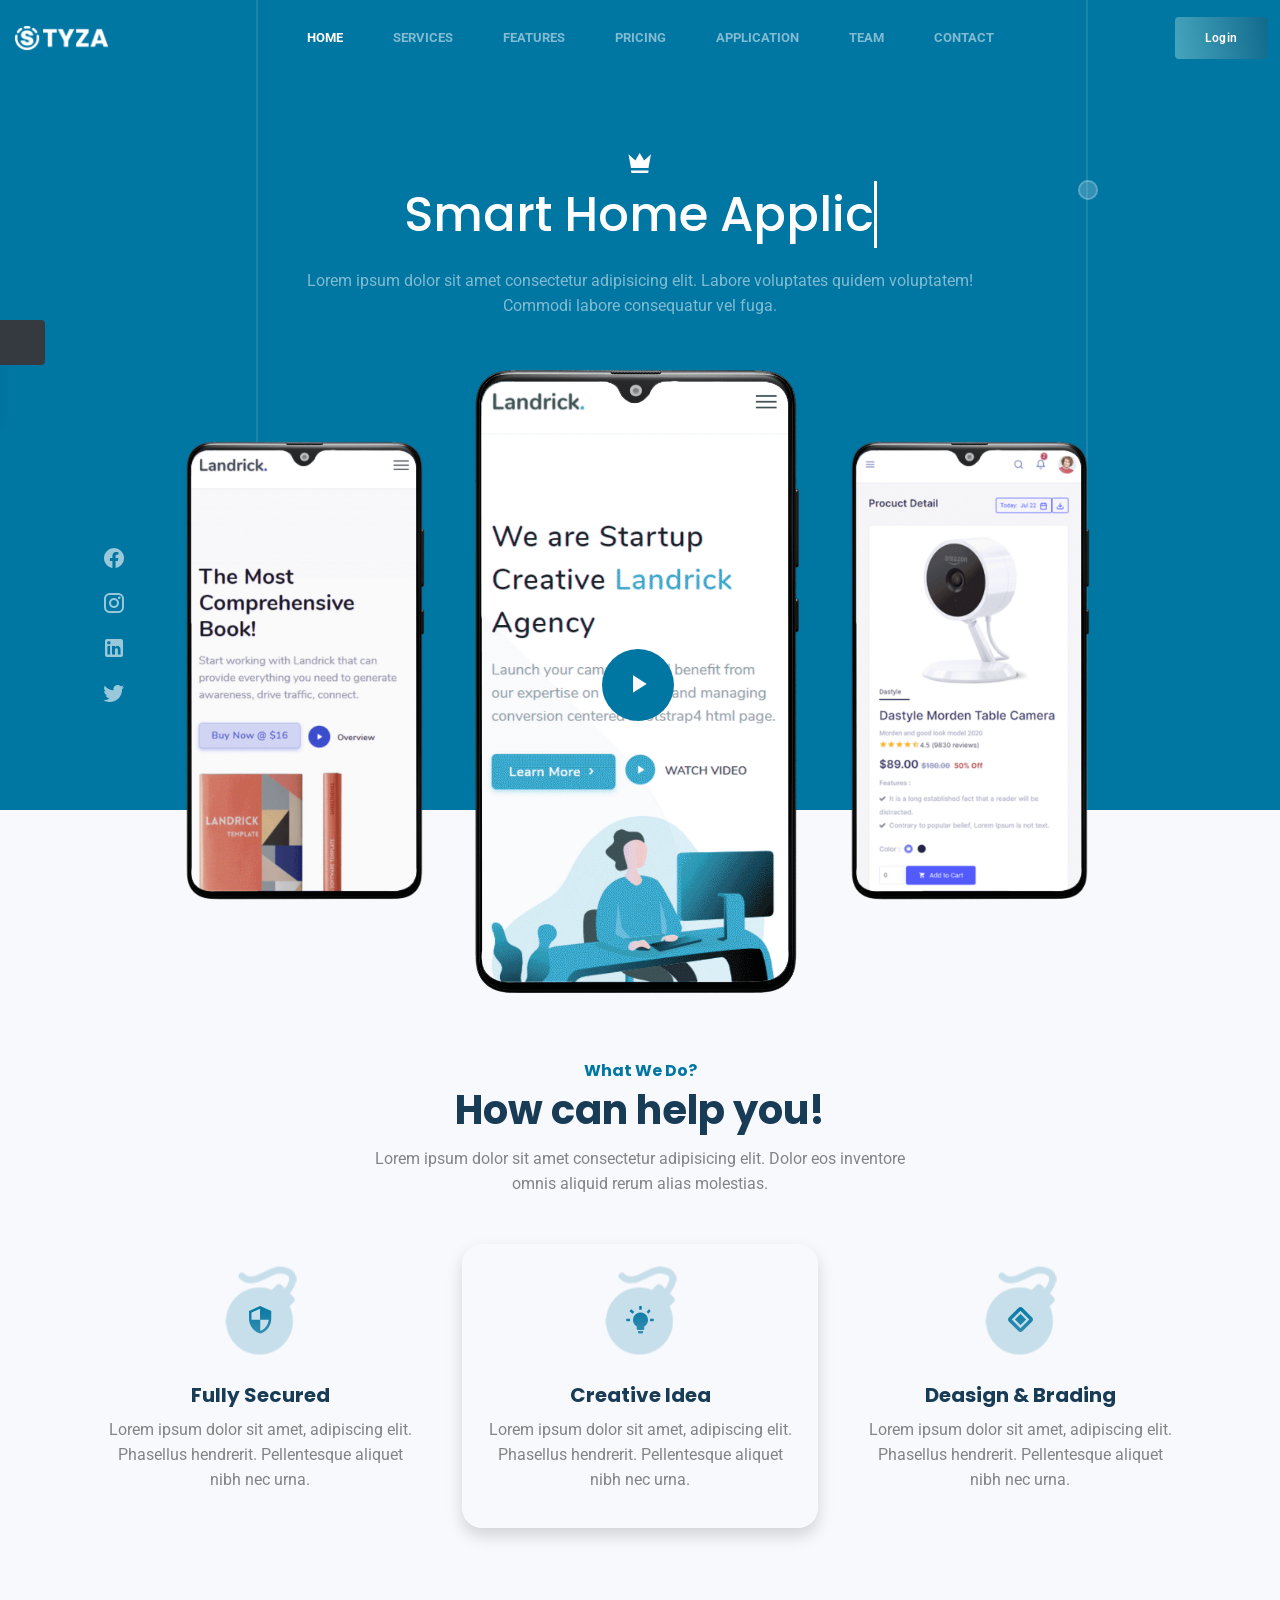
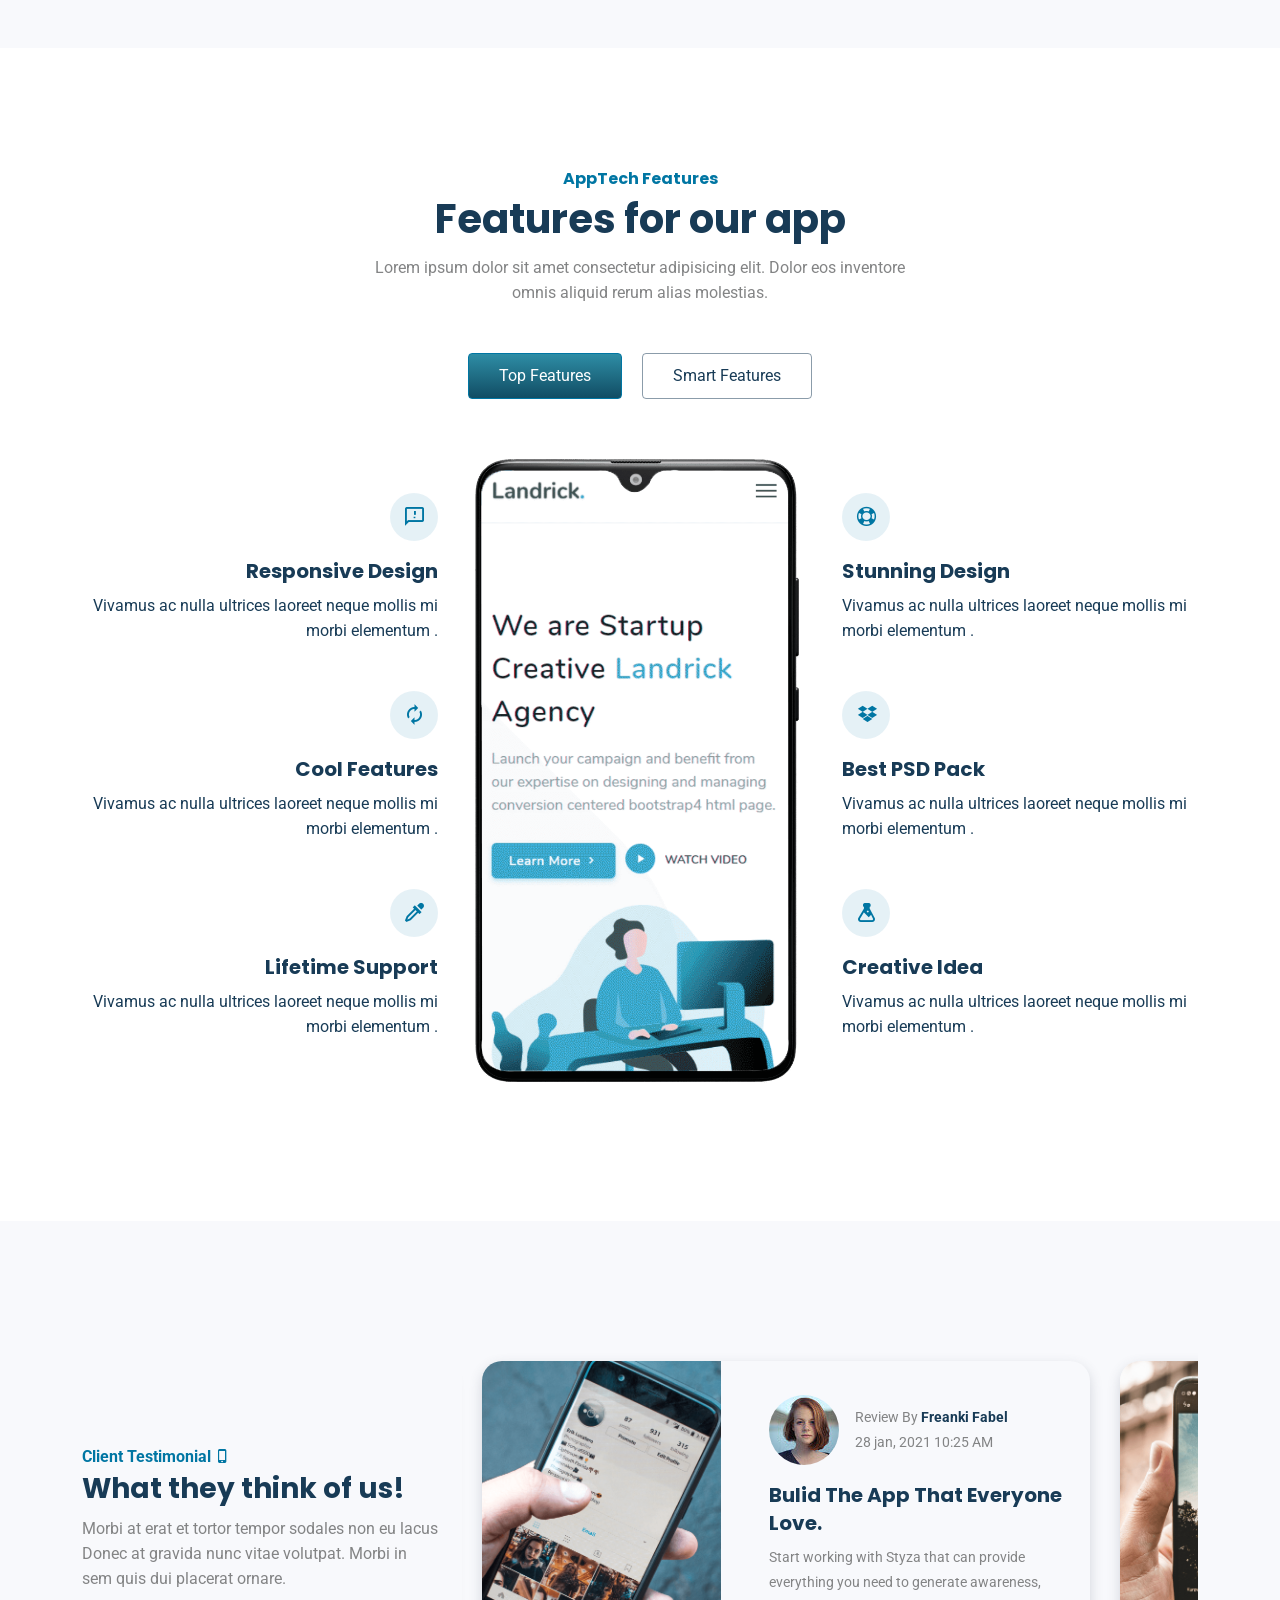
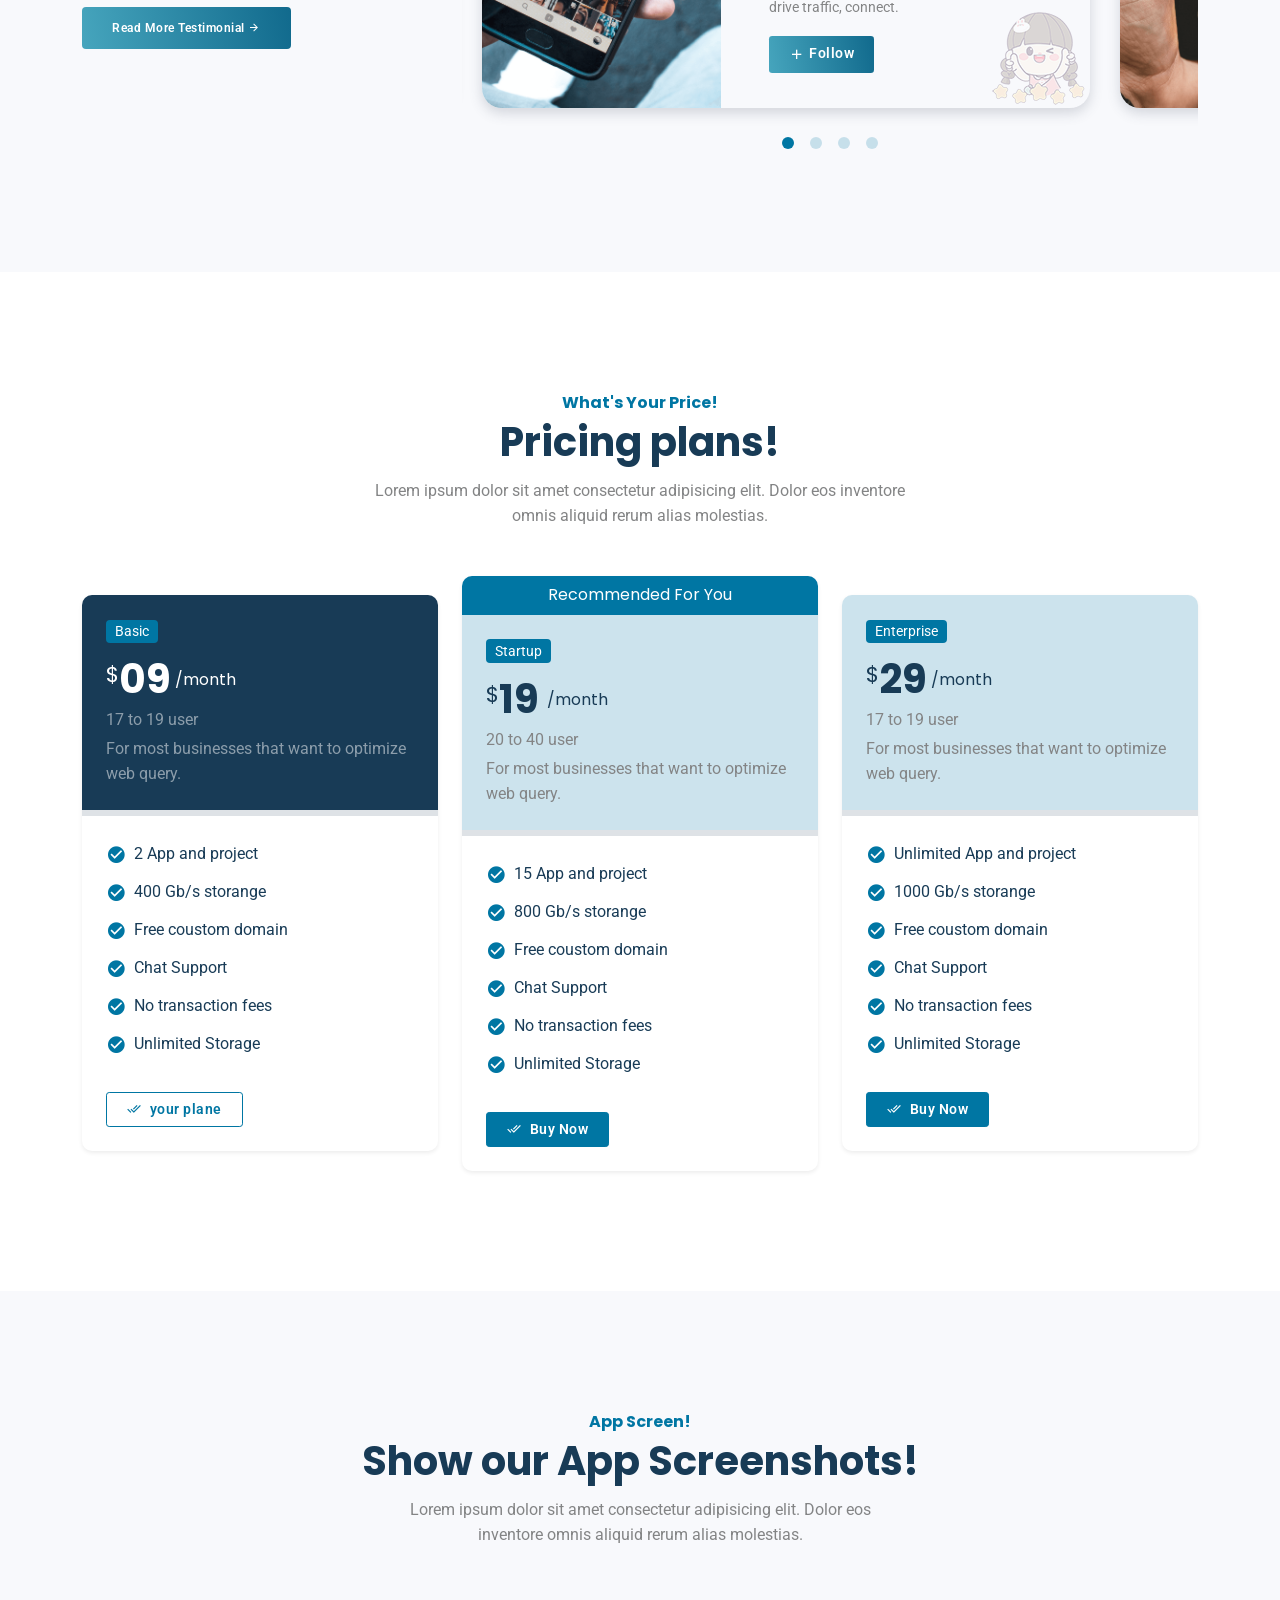
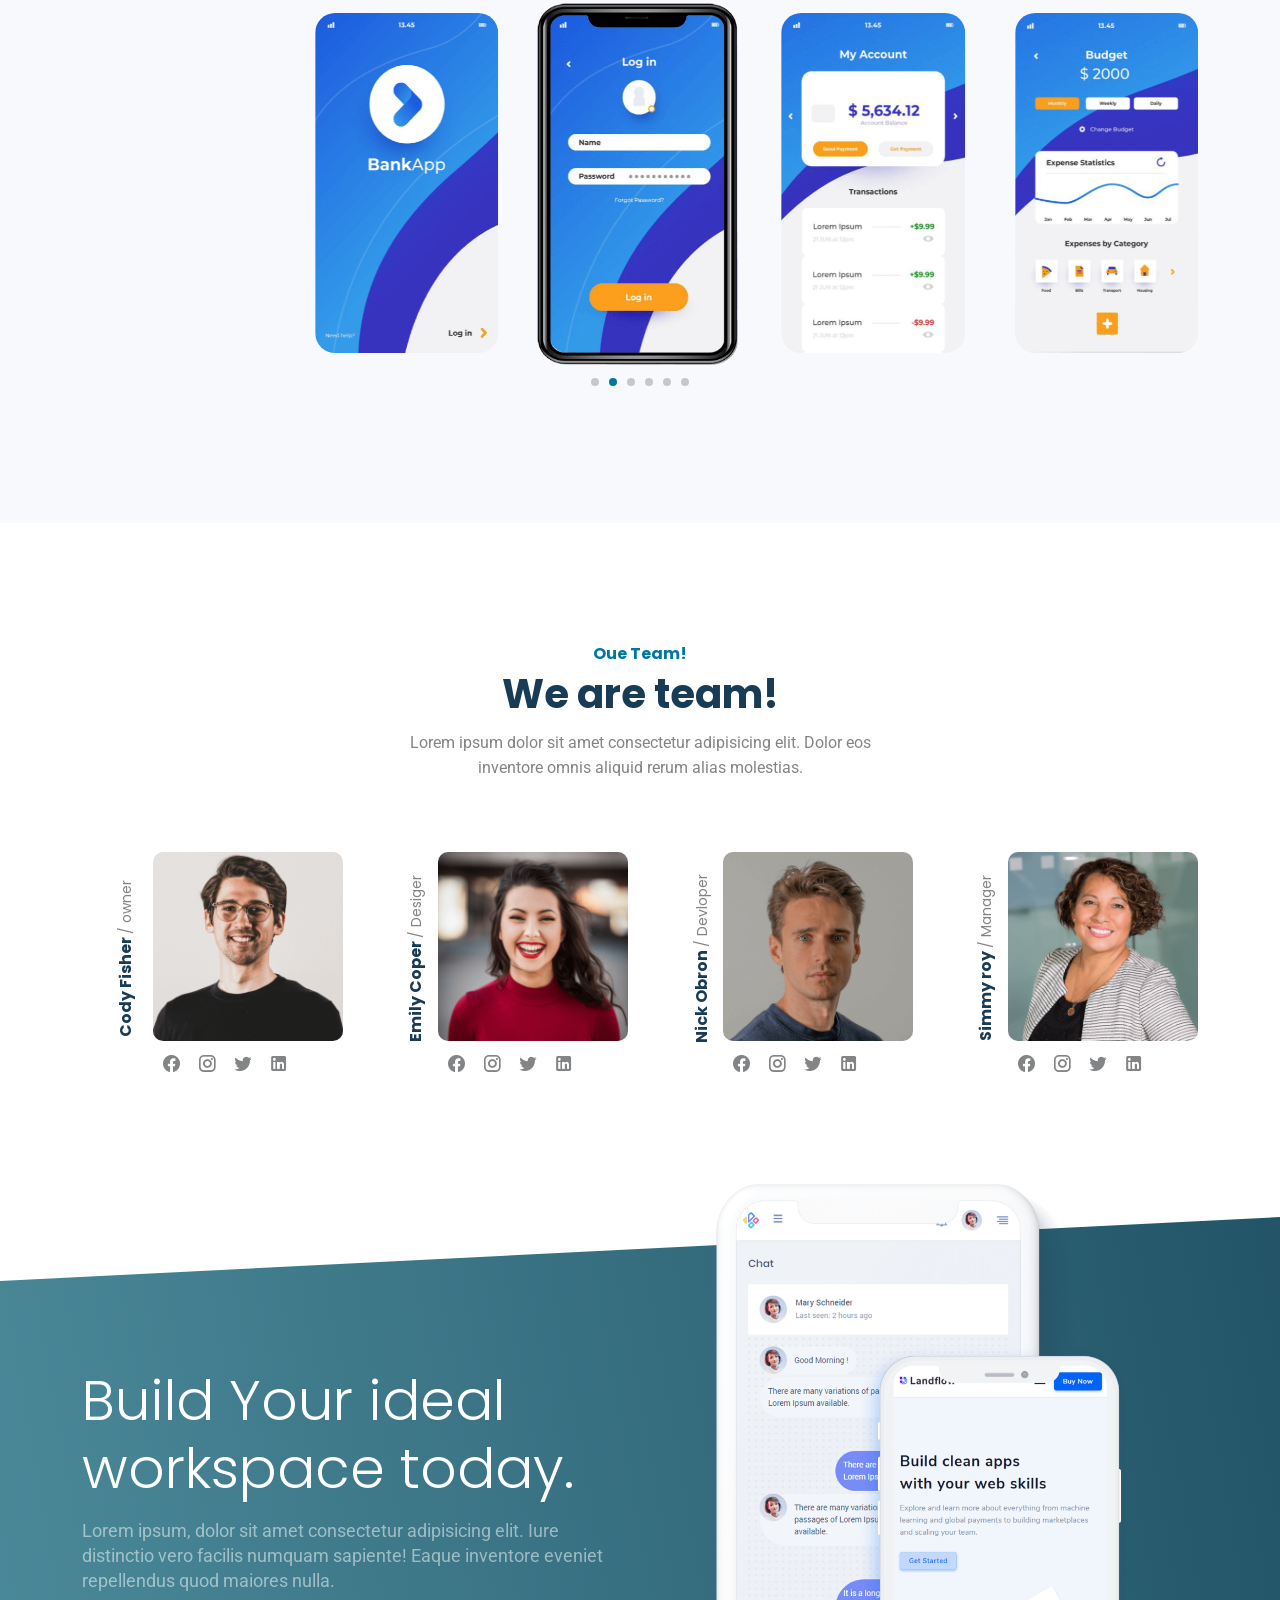
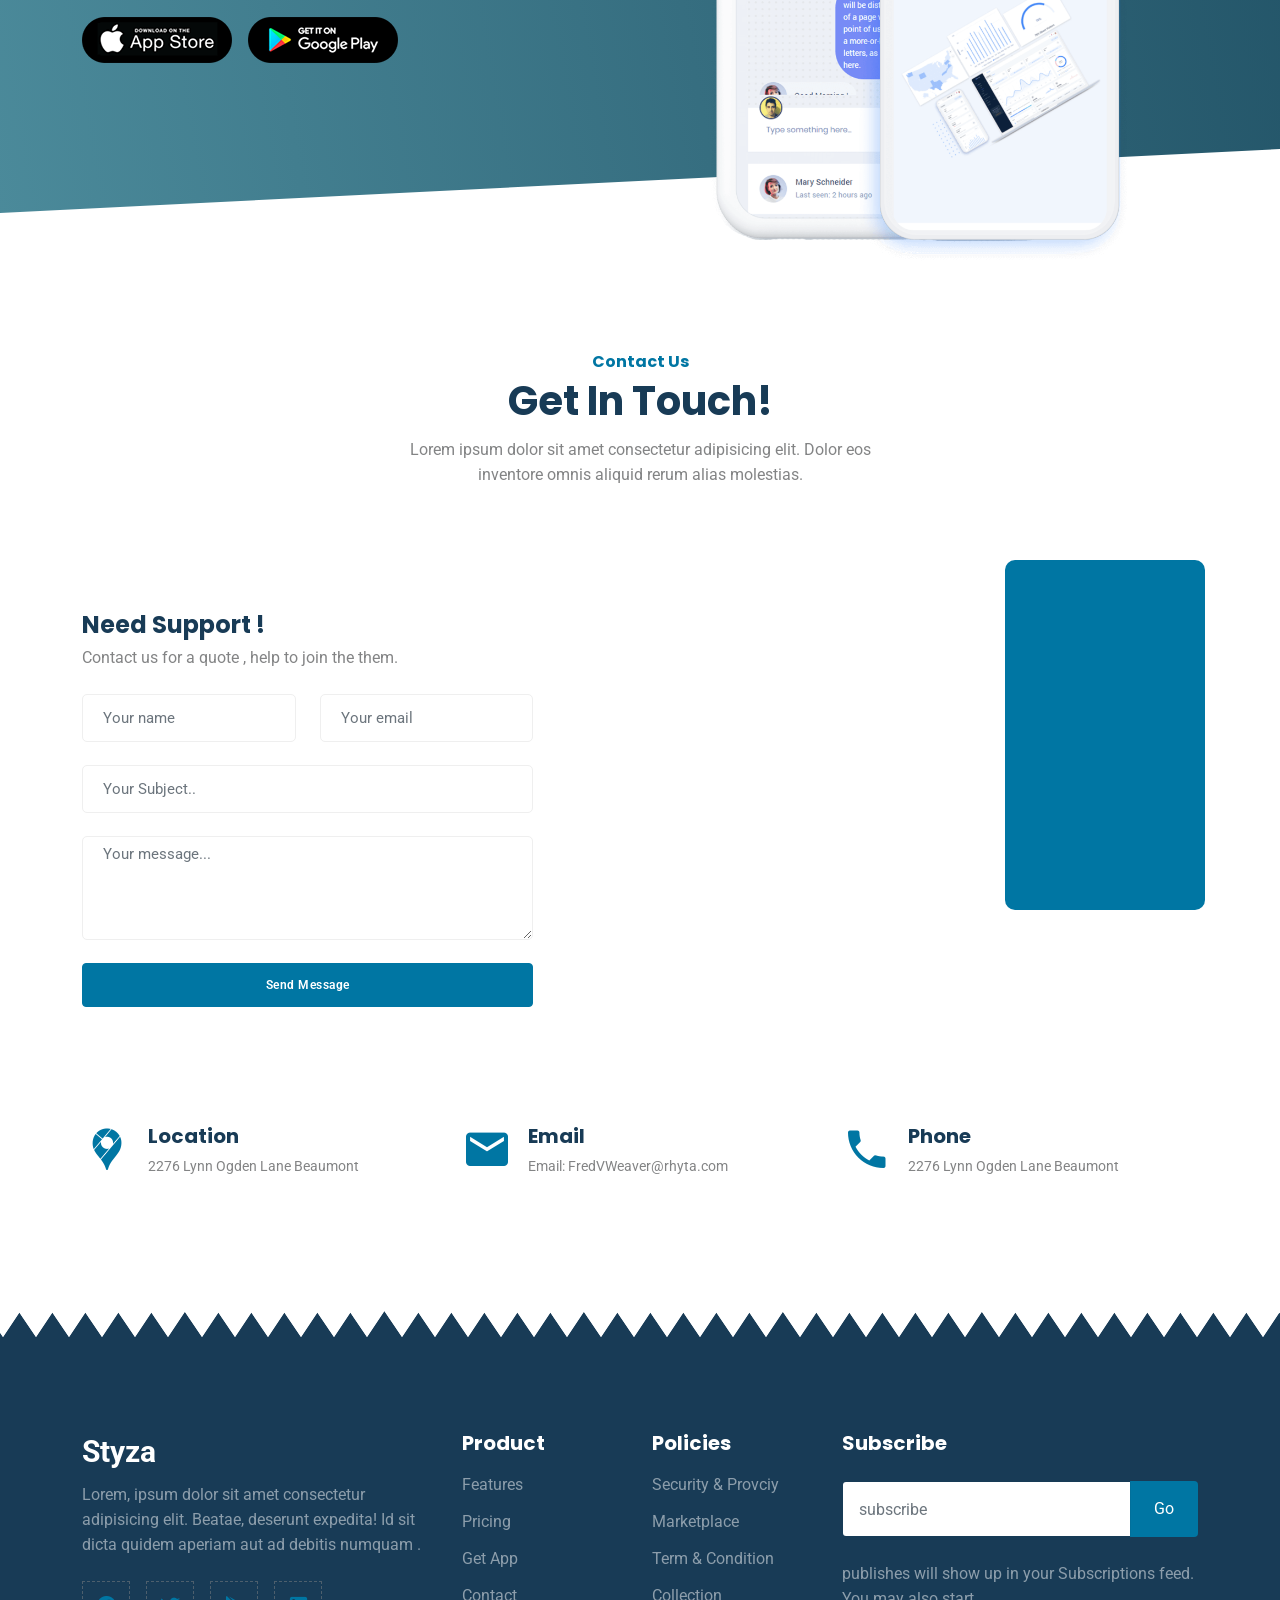
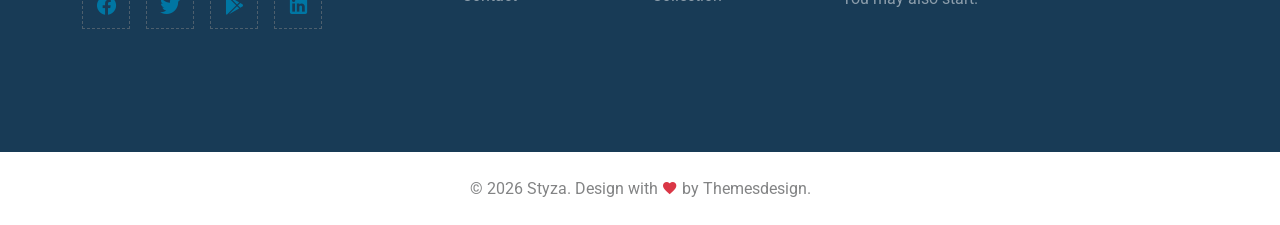
<file: public/HTML/index-2.html>
<!DOCTYPE html>
<html lang="en">

<head>
    <meta charset="utf-8" />
    <title>Styza - App Landing Template</title>
    <meta name="viewport" content="width=device-width, initial-scale=1.0">
    <meta name="description" content=" " />
    <meta name="keywords" content="" />
    <meta content="Pichforest" name="author" />

    <link rel="shortcut icon" href="images/favicon.ico">

    <!-- Bootstrap css -->
    <link rel="stylesheet" href="css/bootstrap.min.css" type="text/css" id="bootstrap-style" />

    <!-- Material Icon Css -->
    <link rel="stylesheet" href="css/materialdesignicons.min.css" type="text/css" />

    <!-- Unicon Css -->
    <link rel="stylesheet" href="https://unicons.iconscout.com/release/v4.0.0/css/line.css" />

    <!-- Swiper Css -->
    <link rel="stylesheet" href="css/tiny-slider.css" type="text/css" />
    <link rel="stylesheet" href="css/swiper.min.css" type="text/css" />

    <!-- Custom Css -->
    <link rel="stylesheet" href="css/style.min.css" type="text/css" />

    <!-- colors -->
    <link href="css/colors/default.css" rel="stylesheet" type="text/css" id="color-opt" />

</head>

<body data-bs-spy="scroll" data-bs-target="#navbar" data-bs-offset="71">

    <!-- light-dark mode button -->
    <a href="javascript: void(0);" id="mode" class="mode-btn text-white rounded-end">
        <i class="uil uil-brightness mode-dark mx-auto"></i>
        <i class="uil uil-moon bx-spin mode-light"></i>
    </a>

    <!-- START  NAVBAR -->
    <nav class="navbar navbar-expand-lg fixed-top navbar-custom sticky sticky-light navbar-light" id="navbar">
        <div class="container-fluid">

            <!-- LOGO -->
            <a class="navbar-brand logo text-uppercase" href="index-1.html">
                <img src="images/logo-light.png" class="logo-light " alt="" height="28">
                <img src="images/logo-dark.png" class="logo-dark" alt="" height="28">
            </a>

            <button class="navbar-toggler" type="button" data-bs-toggle="collapse" data-bs-target="#navbarCollapse"
                aria-controls="navbarCollapse" aria-expanded="false" aria-label="Toggle navigation">
                <span class="mdi mdi-menu"></span>
            </button>

            <div class="collapse navbar-collapse" id="navbarCollapse">
                <ul class="navbar-nav ms-auto" id="navbar-navlist">
                    <li class="nav-item">
                        <a class="nav-link" href="#home">Home</a>
                    </li>
                    <li class="nav-item">
                        <a class="nav-link" href="#service">Services</a>
                    </li>
                    <li class="nav-item">
                        <a class="nav-link" href="#features">Features</a>
                    </li>
                    <li class="nav-item">
                        <a class="nav-link" href="#pricing">Pricing</a>
                    </li>
                    <li class="nav-item">
                        <a class="nav-link" href="#app">Application</a>
                    </li>
                    <li class="nav-item">
                        <a class="nav-link" href="#team">Team</a>
                    </li>
                    <li class="nav-item">
                        <a class="nav-link" href="#contact">Contact</a>
                    </li>
                </ul>
                <div class="ms-auto">
                    <a href="" class="btn bg-gradiant">Login</a>
                </div>

            </div>
        </div>
    </nav>
    <!-- END NAVBAR -->



    <!-- home section -->
    <section class="home-2 bg-primary" id="home">
        <div class="background-line">
            <div class="line-rounded"></div>
        </div>
        <div class="social-icon d-none d-lg-block">
            <div class="facebook mb-2">
                <a href=""><i class="mdi mdi-facebook"></i></a>
            </div>
            <div class="instagram mb-2">
                <a href=""><i class="mdi mdi-instagram"></i></a>
            </div>
            <div class="linkedin mb-2">
                <a href=""><i class="mdi mdi-linkedin"></i></a>
            </div>
            <div class="twitter mb-2">
                <a href=""><i class="mdi mdi-twitter"></i></a>
            </div>
        </div>
        <!-- start container -->
        <div class="container position-relative">
            <!-- start row -->
            <div class="row align-items-center justify-content-center">
                <div class="col-lg-8">
                    <div class="text-center margin-top-120">
                        <i class="mdi mdi-crown text-white f-30"></i>
                        <h1 class="home-title mb-0 text-white display-5">
                            <span class="typewrite " data-period="2000"
                                data-type='[ "Smart Home Application","Build Your Project","We are Modern" ]'>
                                <span class="wrap"></span>
                            </span>
                        </h1>
                        <p class="text-white-50 mt-4">Lorem ipsum dolor sit amet consectetur adipisicing elit. Labore
                            voluptates quidem voluptatem! Commodi labore consequatur vel fuga.</p>
                    </div>
                </div>
            </div>
            <!-- end row -->

            <div class="phone-mockup">
                <div class="row align-items-center justify-content-center">
                    <div class="col-lg-3">
                        <img src="images/home/phone-2.png" alt="" class="img-fluid">
                    </div>
                    <div class="col-lg-4">

                        <div class="video-preview video-container mt-4">
                            <img src="images/features/phone.png" alt="" class="img-fluid">

                            <div class="watch-video">
                                <a href="" class="video-play-icon watch text-white" data-bs-toggle="modal"
                                    data-bs-target="#watchvideomodal">
                                    <i
                                        class="mdi mdi-play text-center d-inline-block rounded-pill text-light bg-primary fs-30 avatar-lg me-1"></i>
                                </a>
                            </div>
                        </div>
                    </div>
                    <div class="col-lg-3">
                        <img src="images/home/phone-3.png" alt="" class="img-fluid">
                    </div>
                </div>
            </div>
        </div>
        <!-- end container -->

        <div class="background-line-2">
            <div class="line-rounded"></div>
        </div>


        <div class="modal fade bd-example-modal-lg" id="watchvideomodal" data-keyboard="false" tabindex="-1"
            aria-hidden="true">
            <div class="modal-dialog modal-dialog-centered modal-dialog modal-lg">
                <div class="modal-content hero-modal-0 bg-transparent">
                    <button type="button" class="btn-close" data-bs-dismiss="modal" aria-label="Close"></button>
                    <video id="VisaChipCardVideo" class="w-100" controls="">
                        <source src="https://www.w3schools.com/html/mov_bbb.mp4" type="video/mp4">
                        <!--Browser does not support <video> tag -->
                    </video>
                </div>
            </div>
        </div>

    </section>
    <!-- end home section -->




    <!-- service section -->
    <section class="section service home2-service bg-light" id="service">
        <div class="container">
            <div class="row justify-content-center">
                <div class="col-lg-6">
                    <div class="title text-center mb-5">
                        <h6 class="mb-0 fw-bold text-primary">What We Do?</h6>
                        <h2 class="f-40">How can help you!</h2>
                        <div class="border-phone">
                            <p class="text-muted">Lorem ipsum dolor sit amet consectetur adipisicing elit. Dolor eos
                                inventore omnis aliquid rerum alias molestias.</p>

                        </div>
                    </div>
                </div>
            </div>

            <div class="row justify-content-between">
                <div class="col-lg-4">
                    <div class="service-box text-center">
                        <div class="service-icon p-4"
                            style="background-image: url(./images/service/bomb.png); background-repeat: no-repeat; background-position: center;">
                            <i class="mdi mdi-security text-gradiant f-30"></i>
                        </div>

                        <div class="service-content mt-4">
                            <a href="">
                                <h5 class="fw-bold">Fully Secured</h5>
                            </a>
                            <p class="text-muted">Lorem ipsum dolor sit amet, adipiscing elit. Phasellus hendrerit.
                                Pellentesque aliquet nibh nec urna.</p>
                        </div>
                    </div>
                </div>

                <div class="col-lg-4 pt-4 pt-lg-0">
                    <div class="service-box text-center shadow">
                        <div class="service-icon p-4"
                            style="background-image: url(./images/service/bomb.png); background-repeat: no-repeat; background-position: center;">
                            <i class="mdi mdi-lightbulb-on text-gradiant f-30"></i>
                        </div>

                        <div class="service-content mt-4">
                            <a href="">
                                <h5 class="fw-bold">Creative Idea</h5>
                            </a>
                            <p class="text-muted">Lorem ipsum dolor sit amet, adipiscing elit. Phasellus hendrerit.
                                Pellentesque aliquet nibh nec urna.</p>
                        </div>
                    </div>
                </div>

                <div class="col-lg-4 pt-4 pt-lg-0">
                    <div class="service-box text-center">
                        <div class="service-icon p-4"
                            style="background-image: url(./images/service/bomb.png); background-repeat: no-repeat; background-position: center;">
                            <i class="mdi mdi-google-nearby text-gradiant f-30"></i>
                        </div>

                        <div class="service-content mt-4">
                            <a href="">
                                <h5 class="fw-bold">Deasign & Brading</h5>
                            </a>
                            <p class="text-muted">Lorem ipsum dolor sit amet, adipiscing elit. Phasellus hendrerit.
                                Pellentesque aliquet nibh nec urna.</p>
                        </div>
                    </div>
                </div>
            </div>
        </div>
    </section>
    <!-- end section -->


    <!-- start features -->
    <div class="section features" id="features">
        <!-- start container -->
        <div class="container">
            <div class="row justify-content-center">
                <div class="col-lg-6">
                    <div class="title text-center mb-5">
                        <h6 class="mb-0 fw-bold text-primary">AppTech Features</h6>
                        <h2 class="f-40">Features for our app </h2>
                        <p class="text-muted">Lorem ipsum dolor sit amet consectetur adipisicing elit. Dolor eos
                            inventore omnis aliquid rerum alias molestias.</p>
                    </div>
                </div>
            </div>

            <div class="row justify-content-center">


                <div class="col-lg-12">
                    <ul class="nav nav-pills mb-3 justify-content-center" id="pills-tab" role="tablist">
                        <li class="nav-item" role="presentation">
                            <button class="nav-link active" id="pills-home-tab" data-bs-toggle="pill"
                                data-bs-target="#pills-home" type="button" role="tab" aria-controls="pills-home"
                                aria-selected="true">Top Features</button>
                        </li>
                        <li class="nav-item" role="presentation">
                            <button class="nav-link" id="pills-profile-tab" data-bs-toggle="pill"
                                data-bs-target="#pills-profile" type="button" role="tab" aria-controls="pills-profile"
                                aria-selected="false">Smart Features</button>
                        </li>

                    </ul>
                    <div class="tab-content mt-5" id="pills-tabContent">
                        <div class="tab-pane fade show active" id="pills-home" role="tabpanel"
                            aria-labelledby="pills-home-tab">
                            <div class="row align-items-center">
                                <div class="col-lg-4">
                                    <div class="features-item text-start text-lg-end">
                                        <div class="icon avatar-sm text-center ms-lg-auto rounded-circle">
                                            <i class="mdi mdi-message-alert-outline f-24"></i>
                                        </div>
                                        <div class="content mt-3">
                                            <h5>Responsive Design</h5>
                                            <p>Vivamus ac nulla ultrices laoreet neque mollis mi morbi elementum .</p>
                                        </div>
                                    </div>

                                    <div class="features-item text-start text-lg-end mt-5">
                                        <div class="icon avatar-sm text-center ms-lg-auto rounded-circle">
                                            <i class="mdi mdi-autorenew f-24"></i>
                                        </div>
                                        <div class="content mt-3">
                                            <h5>Cool Features</h5>
                                            <p>Vivamus ac nulla ultrices laoreet neque mollis mi morbi elementum .</p>
                                        </div>
                                    </div>

                                    <div class="features-item text-start text-lg-end mt-5">
                                        <div class="icon avatar-sm text-center ms-lg-auto rounded-circle">
                                            <i class="mdi mdi-eyedropper f-24"></i>
                                        </div>
                                        <div class="content mt-3">
                                            <h5>Lifetime Support</h5>
                                            <p>Vivamus ac nulla ultrices laoreet neque mollis mi morbi elementum .</p>
                                        </div>
                                    </div>
                                </div>
                                <div class="col-lg-4">
                                    <img src="images/features/phone.png" alt="" class="img-fluid">
                                </div>
                                <div class="col-lg-4">
                                    <div class="features-item">
                                        <div class="icon avatar-sm text-center rounded-circle">
                                            <i class="mdi mdi-lifebuoy f-24"></i>
                                        </div>
                                        <div class="content mt-3">
                                            <h5>Stunning Design</h5>
                                            <p>Vivamus ac nulla ultrices laoreet neque mollis mi morbi elementum .</p>
                                        </div>
                                    </div>

                                    <div class="features-item mt-5">
                                        <div class="icon avatar-sm text-center rounded-circle">
                                            <i class="mdi mdi-dropbox f-24"></i>
                                        </div>
                                        <div class="content mt-3">
                                            <h5>Best PSD Pack</h5>
                                            <p>Vivamus ac nulla ultrices laoreet neque mollis mi morbi elementum .</p>
                                        </div>
                                    </div>

                                    <div class="features-item mt-5">
                                        <div class="icon avatar-sm text-center rounded-circle">
                                            <i class="mdi mdi-flask f-24"></i>
                                        </div>
                                        <div class="content mt-3">
                                            <h5>Creative Idea</h5>
                                            <p>Vivamus ac nulla ultrices laoreet neque mollis mi morbi elementum .</p>
                                        </div>
                                    </div>
                                </div>
                            </div>
                        </div>
                        <div class="tab-pane fade" id="pills-profile" role="tabpanel"
                            aria-labelledby="pills-profile-tab">

                            <div class="row align-items-center">
                                <div class="col-lg-6">
                                    <img src="images/features/phone2.png" alt="" class="img-fluid">
                                </div>

                                <div class="col-lg-6">
                                    <h2 class="mb-4">Smart Features</h2>

                                    <div class="row">
                                        <div class="col-lg-6">
                                            <div class="features-box mt-4">
                                                <div class="d-flex">
                                                    <div class="icon">
                                                        <i class="mdi mdi-check-circle f-20 me-2"></i>
                                                    </div>
                                                    <div class="heading">
                                                        <h6 class="mt-1">Fast Messaging</h6>
                                                        <p class="text-muted">Soluta velit sint, esse quis tempora
                                                            impedit corrupti in recusandae tenetur dignissimos
                                                            voluptates..</p>
                                                    </div>
                                                </div>
                                            </div>
                                            <div class="features-box mt-4">
                                                <div class="d-flex">
                                                    <div class="icon">
                                                        <i class="mdi mdi-check-circle f-20 me-2"></i>
                                                    </div>
                                                    <div class="heading">
                                                        <h6 class="mt-1">User Freindly</h6>
                                                        <p class="text-muted">Amet repudiandae illo quasi enim iusto
                                                            corporis ratione? Laudantium reprehenderit sint provident.
                                                        </p>
                                                    </div>
                                                </div>
                                            </div>
                                        </div>
                                        <div class="col-lg-6">
                                            <div class="features-box mt-4">
                                                <div class="d-flex">
                                                    <div class="icon">
                                                        <i class="mdi mdi-check-circle f-20 me-2"></i>
                                                    </div>
                                                    <div class="heading">
                                                        <h6 class="mt-1">Minimal Interface</h6>
                                                        <p class="text-muted">Repellat ad in autem, odio quos ex eum
                                                            recusandae cupiditate assumenda nihil incidunt dolorem qui
                                                            soluta.</p>
                                                    </div>
                                                </div>
                                            </div>
                                            <div class="features-box mt-4">
                                                <div class="d-flex">
                                                    <div class="icon">
                                                        <i class="mdi mdi-check-circle f-20 me-2"></i>
                                                    </div>
                                                    <div class="heading">
                                                        <h6 class="mt-1">Notification</h6>
                                                        <p class="text-muted">Ipsam nisi quam velit maxime corrupti ut
                                                            quos, ad eum laudantium voluptatibus, facilis numquam
                                                            repellendus.</p>
                                                    </div>
                                                </div>
                                            </div>
                                        </div>
                                    </div>
                                </div>
                            </div>
                        </div>

                    </div>
                </div>
            </div>
        </div>
        <!-- end container -->
    </div>
    <!-- end features -->



    <!-- start testimonial -->
    <section class="section bg-light testimonial" id="testimonial">
        <!-- start container -->
        <div class="container">
            <div class="row align-items-center">
                <div class="col-lg-4">
                    <div class="title">
                        <p class=" text-primary fw-bold mb-0">Client Testimonial <i
                                class="mdi mdi-cellphone-iphone"></i>
                        </p>
                        <h3>What they think of us!</h3>
                        <p class="text-muted">Morbi at erat et tortor tempor sodales non eu lacus Donec at gravida nunc
                            vitae
                            volutpat. Morbi in sem quis
                            dui placerat ornare.</p>
                        <button class="btn bg-gradiant">Read More Testimonial <i
                                class="mdi mdi-arrow-right"></i></button>
                    </div>
                </div>
                <div class="col-lg-8">
                    <div class="testi-slider" id="testi-slider">
                        <div class="item">
                            <div class="testi-box position-relative overflow-hidden">
                                <div class="row align-items-center">
                                    <div class="col-md-5">
                                        <img src="images/testi/img-1.png" alt="" class="img-fluid">
                                    </div>
                                    <div class="col-md-7">
                                        <div class="p-4">
                                            <div class="d-flex align-items-center">
                                                <div class="flex-shrink-0">
                                                    <div class="avatar">
                                                        <img src="images/user/img-1.jpg" alt=""
                                                            class="img-fluid rounded-circle">
                                                    </div>
                                                </div>
                                                <div class="flex-grow-1 ms-3">
                                                    <p class="f-14 mb-0 text-dark fw-bold"><span
                                                            class="text-muted fw-normal">Review By </span> Freanki Fabel
                                                    </p>
                                                    <div class="date">
                                                        <p class="text-muted mb-0 f-14">28 jan, 2021 <span>10:25
                                                                AM</span></p>
                                                    </div>
                                                </div>
                                            </div>

                                            <div class="mt-3">
                                                <h5 class="fw-bold">Bulid The App That Everyone Love.</h5>
                                                <p class="text-muted f-14">Start working with Styza that can provide
                                                    everything you need to generate awareness, drive traffic, connect.
                                                </p>
                                                <button class="btn btn-sm bg-gradiant"><i
                                                        class="mdi mdi-plus f-16 align-middle"></i>
                                                    Follow</button>
                                            </div>
                                        </div>
                                    </div>
                                </div>
                                <div class="back-image position-absolute end-0 bottom-0">
                                    <img src="images/testi/rating-image.png" alt="" class="img-fluid">
                                </div>

                            </div>
                        </div>
                        <!-- slider item -->

                        <div class="item">
                            <div class="testi-box position-relative overflow-hidden">
                                <div class="row align-items-center">
                                    <div class="col-md-5">
                                        <img src="images/testi/img-2.png" alt="" class="img-fluid">
                                    </div>
                                    <div class="col-md-7">
                                        <div class="p-4">
                                            <div class="d-flex align-items-center">
                                                <div class="flex-shrink-0">
                                                    <div class="avatar">
                                                        <img src="images/user/img-2.jpg" alt=""
                                                            class="img-fluid rounded-circle">
                                                    </div>
                                                </div>
                                                <div class="flex-grow-1 ms-3">
                                                    <p class="f-14 mb-0 text-dark fw-bold"><span
                                                            class="text-muted fw-normal">Review By </span> Freanki Fabel
                                                    </p>
                                                    <div class="date">
                                                        <p class="text-muted mb-0 f-14">28 jan, 2021 <span>10:25
                                                                AM</span></p>
                                                    </div>
                                                </div>
                                            </div>

                                            <div class="mt-3">
                                                <h5 class="fw-bold">Easy and prefect solution</h5>
                                                <p class="text-muted f-14">Start working with Styza that can provide
                                                    everything you need to generate awareness, drive traffic, connect.
                                                </p>
                                                <button class="btn btn-sm bg-gradiant"><i
                                                        class="mdi mdi-plus f-16 align-middle"></i>
                                                    Follow</button>
                                            </div>
                                        </div>
                                    </div>
                                </div>
                                <div class="back-image position-absolute end-0 bottom-0">
                                    <img src="images/testi/rating-image.png" alt="" class="img-fluid">
                                </div>

                            </div>
                        </div>

                        <!-- slider item -->
                        <div class="item ">
                            <div class="testi-box position-relative overflow-hidden">
                                <div class="row align-items-center">
                                    <div class="col-md-5">
                                        <img src="images/testi/img-3.png" alt="" class="img-fluid">
                                    </div>
                                    <div class="col-md-7">
                                        <div class="p-4">
                                            <div class="d-flex align-items-center">
                                                <div class="flex-shrink-0">
                                                    <div class="avatar">
                                                        <img src="images/user/img-3.jpg" alt=""
                                                            class="img-fluid rounded-circle">
                                                    </div>
                                                </div>
                                                <div class="flex-grow-1 ms-3">
                                                    <p class="f-14 mb-0 text-dark fw-bold"><span
                                                            class="text-muted fw-normal">Review By </span> Freanki Fabel
                                                    </p>
                                                    <div class="date">
                                                        <p class="text-muted mb-0 f-14">28 jan, 2021 <span>10:25
                                                                AM</span></p>
                                                    </div>
                                                </div>
                                            </div>

                                            <div class="mt-3">
                                                <h5 class="fw-bold">Bulid The App That Everyone Love.</h5>
                                                <p class="text-muted f-14">Start working with Styza that can provide
                                                    everything you need to generate awareness, drive traffic, connect.
                                                </p>
                                                <button class="btn btn-sm bg-gradiant"><i
                                                        class="mdi mdi-plus f-16 align-middle"></i>
                                                    Follow</button>
                                            </div>
                                        </div>
                                    </div>
                                </div>
                                <div class="back-image position-absolute end-0 bottom-0">
                                    <img src="images/testi/rating-image.png" alt="" class="img-fluid">
                                </div>

                            </div>
                        </div>

                        <!-- slider item -->
                        <div class="item ">
                            <div class="testi-box position-relative overflow-hidden">
                                <div class="row align-items-center">
                                    <div class="col-md-5">
                                        <img src="images/testi/img-4.png" alt="" class="img-fluid">
                                    </div>
                                    <div class="col-md-7">
                                        <div class="p-4">
                                            <div class="d-flex align-items-center">
                                                <div class="flex-shrink-0">
                                                    <div class="avatar">
                                                        <img src="images/user/img-4.jpg" alt=""
                                                            class="img-fluid rounded-circle">
                                                    </div>
                                                </div>
                                                <div class="flex-grow-1 ms-3">
                                                    <p class="f-14 mb-0 text-dark fw-bold"><span
                                                            class="text-muted fw-normal">Review By </span> Freanki Fabel
                                                    </p>
                                                    <div class="date">
                                                        <p class="text-muted mb-0 f-14">28 jan, 2021 <span>10:25
                                                                AM</span></p>
                                                    </div>
                                                </div>
                                            </div>

                                            <div class="mt-3">
                                                <h5 class="fw-bold">Bulid The App That Everyone Love.</h5>
                                                <p class="text-muted f-14">Start working with Styza that can provide
                                                    everything you need to generate awareness, drive traffic, connect.
                                                </p>
                                                <button class="btn btn-sm bg-gradiant"><i
                                                        class="mdi mdi-plus f-16 align-middle"></i>
                                                    Follow</button>
                                            </div>
                                        </div>
                                    </div>
                                </div>
                                <div class="back-image position-absolute end-0 bottom-0">
                                    <img src="images/testi/rating-image.png" alt="" class="img-fluid">
                                </div>

                            </div>
                        </div>
                        <!-- slider item -->
                    </div>
                </div>
            </div>
        </div>
        <!-- end container -->
    </section>
    <!-- end testimonial -->



    <!-- pricing section -->
    <section class="section pricing" id="pricing">
        <div class="container">
            <div class="row justify-content-center">
                <div class="col-lg-6">
                    <div class="title text-center mb-5">
                        <h6 class="mb-0 fw-bold text-primary">What's Your Price!</h6>
                        <h2 class="f-40">Pricing plans!</h2>
                        <p class="text-muted">Lorem ipsum dolor sit amet consectetur adipisicing elit. Dolor eos
                            inventore omnis aliquid rerum alias molestias.</p>

                    </div>
                </div>
            </div>

            <div class="row align-items-center">
                <div class="col-lg-4">
                    <div class="price-item shadow-sm overflow-hidden">
                        <div class="price-up-box active p-4">
                            <div class="badge bg-primary fw-normal f-14">Basic</div>
                            <div class="price-tag mt-2">
                                <h2 class="text-white mb-0 f-40"><sup class="f-22 fw-normal">$</sup>09<sup
                                        class="f-16 fw-normal"> /month</sup></h2>
                            </div>
                            <p class="text-white-50 mb-1">17 to 19 user</p>
                            <p class="text-white-50 mb-0">For most businesses that want to optimize web query.</p>
                        </div>
                        <div class="border border-3"></div>

                        <div class="price-down-box p-4">
                            <ul class="list-unstyled ">
                                <li><i class="mdi mdi-check-circle f-20 align-middle me-2 text-primary"></i>2 App and
                                    project</li>
                                <li class="mt-2"><i
                                        class="mdi mdi-check-circle f-20 align-middle me-2 text-primary"></i>400 Gb/s
                                    storange</li>
                                <li class="mt-2"><i
                                        class="mdi mdi-check-circle f-20 align-middle me-2 text-primary"></i>Free
                                    coustom domain
                                </li>
                                <li class="mt-2"><i
                                        class="mdi mdi-check-circle f-20 align-middle me-2 text-primary"></i>Chat
                                    Support
                                </li>
                                <li class="mt-2"><i
                                        class="mdi mdi-check-circle f-20 align-middle me-2 text-primary"></i>No
                                    transaction fees
                                </li>
                                <li class="mt-2"><i
                                        class="mdi mdi-check-circle f-20 align-middle me-2 text-primary"></i>Unlimited
                                    Storage
                                </li>

                            </ul>
                            <a href="" class="btn btn-sm text-primary mt-3"><i class="mdi mdi-check-all me-2"></i>your
                                plane</a>
                        </div>
                    </div>
                </div>
                <div class="col-lg-4 ">
                    <div class="price-item shadow-sm overflow-hidden mt-4 mt-lg-0">
                        <div class="topbar-header bg-primary py-2 text-center">
                            <h6 class="mb-0 text-white fw-normal">Recommended For You</h6>
                        </div>
                        <div class="price-up-box p-4">
                            <div class="badge bg-primary fw-normal f-14">Startup</div>
                            <div class="price-tag mt-2">
                                <h2 class="text-dark mb-0 f-40"><sup class="f-22 fw-normal">$</sup>19
                                    <sup class="f-16 fw-normal"> /month</sup>
                                </h2>
                            </div>
                            <p class="text-muted mb-1">20 to 40 user</p>
                            <p class="text-muted mb-0">For most businesses that want to optimize web query.</p>
                        </div>
                        <div class="border border-3"></div>

                        <div class="price-down-box p-4">
                            <ul class="list-unstyled ">
                                <li><i class="mdi mdi-check-circle f-20 align-middle me-2 text-primary"></i>15 App and
                                    project</li>
                                <li class="mt-2"><i
                                        class="mdi mdi-check-circle f-20 align-middle me-2 text-primary"></i>800 Gb/s
                                    storange</li>
                                <li class="mt-2"><i
                                        class="mdi mdi-check-circle f-20 align-middle me-2 text-primary"></i>Free
                                    coustom domain
                                </li>
                                <li class="mt-2"><i
                                        class="mdi mdi-check-circle f-20 align-middle me-2 text-primary"></i>Chat
                                    Support
                                </li>
                                <li class="mt-2"><i
                                        class="mdi mdi-check-circle f-20 align-middle me-2 text-primary"></i>No
                                    transaction fees
                                </li>
                                <li class="mt-2"><i
                                        class="mdi mdi-check-circle f-20 align-middle me-2 text-primary"></i>Unlimited
                                    Storage
                                </li>
                            </ul>
                            <a href="" class="btn btn-sm btn-primary mt-3"><i class="mdi mdi-check-all me-2"></i>Buy
                                Now</a>
                        </div>
                    </div>
                </div>
                <div class="col-lg-4">
                    <div class="price-item shadow-sm overflow-hidden mt-4 mt-lg-0">
                        <div class="price-up-box p-4">
                            <div class="badge bg-primary fw-normal f-14">Enterprise</div>
                            <div class="price-tag mt-2">
                                <h2 class="text-dark mb-0 f-40"><sup class="f-22 fw-normal">$</sup>29<sup
                                        class="f-16 fw-normal"> /month</sup></h2>
                            </div>
                            <p class="text-muted mb-1">17 to 19 user</p>
                            <p class="text-muted mb-0">For most businesses that want to optimize web query.</p>
                        </div>
                        <div class="border border-3"></div>

                        <div class="price-down-box p-4">
                            <ul class="list-unstyled ">
                                <li><i class="mdi mdi-check-circle f-20 align-middle me-2 text-primary"></i>Unlimited
                                    App and
                                    project</li>
                                <li class="mt-2"><i
                                        class="mdi mdi-check-circle f-20 align-middle me-2 text-primary"></i>1000 Gb/s
                                    storange</li>
                                <li class="mt-2"><i
                                        class="mdi mdi-check-circle f-20 align-middle me-2 text-primary"></i>Free
                                    coustom domain
                                </li>
                                <li class="mt-2"><i
                                        class="mdi mdi-check-circle f-20 align-middle me-2 text-primary"></i>Chat
                                    Support
                                </li>
                                <li class="mt-2"><i
                                        class="mdi mdi-check-circle f-20 align-middle me-2 text-primary"></i>No
                                    transaction fees
                                </li>
                                <li class="mt-2"><i
                                        class="mdi mdi-check-circle f-20 align-middle me-2 text-primary"></i>Unlimited
                                    Storage
                                </li>
                            </ul>
                            <a href="" class="btn btn-sm btn-primary mt-3"><i class="mdi mdi-check-all me-2"></i>Buy
                                Now</a>
                        </div>
                    </div>
                </div>
            </div>
        </div>
    </section>
    <!-- end pricing -->



    <!-- slider section -->
    <section class="section app-slider bg-light" id="app">
        <!-- start container -->
        <div class="container">
            <div class="row justify-content-center">
                <div class="col-lg-8">
                    <div class="title text-center mb-5">
                        <h6 class="mb-0 fw-bold text-primary">App Screen!</h6>
                        <h2 class="f-40">Show our App Screenshots!</h2>
                        <p class="text-muted">Lorem ipsum dolor sit amet consectetur adipisicing elit. Dolor eos <br>
                            inventore omnis aliquid rerum alias molestias.</p>
                    </div>
                </div>
            </div>

            <div class="row">
                <div class="col-lg-12">
                    <div class="swiper-container">
                        <div class="fream-phone ">
                            <img src="images/testi/phone-fream.png" alt="" class="img-fluid">
                        </div>

                        <div class="swiper-wrapper">
                            <div class="swiper-slide border-radius">
                                <img src="images/testi/ss/s-1.png" alt="" class="img-fluid">
                            </div>
                            <div class="swiper-slide border-radius">
                                <img src="images/testi/ss/s-2.png" alt="" class="img-fluid">
                            </div>
                            <div class="swiper-slide border-radius">
                                <img src="images/testi/ss/s-3.png" alt="" class="img-fluid">
                            </div>
                            <div class="swiper-slide border-radius">
                                <img src="images/testi/ss/s-4.png" alt="" class="img-fluid">
                            </div>
                            <div class="swiper-slide border-radius">
                                <img src="images/testi/ss/s-5.png" alt="" class="img-fluid">
                            </div>
                            <div class="swiper-slide border-radius">
                                <img src="images/testi/ss/s-6.png" alt="" class="img-fluid">
                            </div>
                        </div>

                        <!-- navigation buttons -->
                        <div class="swiper-pagination"></div>
                    </div>
                </div>
            </div>
            <!-- end container -->
        </div>
    </section>
    <!-- end section -->


    
    <!-- team section -->
    <section class="section team" id="team">
        <!-- start container -->
        <div class="container">
            <div class="row justify-content-center">
                <div class="col-lg-8">
                    <div class="title text-center mb-5">
                        <h6 class="mb-0 fw-bold text-primary">Oue Team!</h6>
                        <h2 class="f-40">We are team!</h2>
                        <p class="text-muted">Lorem ipsum dolor sit amet consectetur adipisicing elit. Dolor eos <br>
                            inventore omnis aliquid rerum alias molestias.</p>
                    </div>
                </div>
            </div>

            <div class="row justify-content-center mt-4">
                <div class="col-lg-3 col-md-6">
                    <div class="team-box text-end">
                        <div class="row justify-content-end">
                            <div class="col-lg-9 col-10">
                                <div class="team-image">
                                    <img src="images/team/img1.png" alt="" class="img-fluid">
                                </div>
                                <div class="team-icon ">
                                    <div class="d-flex mt-2">
                                        <div class="social-icon facebook mx-2">
                                            <a href=""> <i class="mdi mdi-facebook f-20"></i></a>
                                        </div>
                                        <div class="social-icon instagram mx-2">
                                            <a href=""><i class="mdi mdi-instagram f-20"></i></a>
                                        </div>
                                        <div class="social-icon twitter mx-2">
                                            <a href=""><i class="mdi mdi-twitter f-20"></i></a>
                                        </div>
                                        <div class="social-icon linkedin mx-2">
                                            <a href=""><i class="mdi mdi-linkedin f-20"></i></a>
                                        </div>
                                    </div>
                                </div>
                            </div>
                        </div>
                        <div class="team-info position-absolute">
                            <h6>Cody Fisher <span class="f-14 text-muted fw-normal">/ owner</span></h6>
                        </div>
                    </div>
                </div>

                <div class="col-lg-3 col-md-6">
                    <div class="team-box">
                        <div class="row justify-content-end">
                            <div class="col-lg-9 col-10">
                                <div class="team-image text-end">
                                    <img src="images/team/img4.png" alt="" class="img-fluid">
                                </div>
                                <div class="team-icon">
                                    <div class="d-flex mt-2">
                                        <div class="social-icon facebook mx-2">
                                            <a href=""> <i class="mdi mdi-facebook f-20"></i></a>
                                        </div>
                                        <div class="social-icon instagram mx-2">
                                            <a href=""><i class="mdi mdi-instagram f-20"></i></a>
                                        </div>
                                        <div class="social-icon twitter mx-2">
                                            <a href=""><i class="mdi mdi-twitter f-20"></i></a>
                                        </div>
                                        <div class="social-icon linkedin mx-2">
                                            <a href=""><i class="mdi mdi-linkedin f-20"></i></a>
                                        </div>
                                    </div>
                                </div>
                            </div>
                        </div>
                        <div class="team-info position-absolute">
                            <h6>Emily Coper <span class="f-14 text-muted fw-normal">/ Desiger</span></h6>
                        </div>
                    </div>
                </div>

                <div class="col-lg-3 col-md-6">
                    <div class="team-box">
                        <div class="row justify-content-end">
                            <div class="col-lg-9 col-10">
                                <div class="team-image text-end">
                                    <img src="images/team/img3.png" alt="" class="img-fluid">
                                </div>
                                <div class="team-icon">
                                    <div class="d-flex mt-2">
                                        <div class="social-icon facebook mx-2">
                                            <a href=""> <i class="mdi mdi-facebook f-20"></i></a>
                                        </div>
                                        <div class="social-icon instagram mx-2">
                                            <a href=""><i class="mdi mdi-instagram f-20"></i></a>
                                        </div>
                                        <div class="social-icon twitter mx-2">
                                            <a href=""><i class="mdi mdi-twitter f-20"></i></a>
                                        </div>
                                        <div class="social-icon linkedin mx-2">
                                            <a href=""><i class="mdi mdi-linkedin f-20"></i></a>
                                        </div>
                                    </div>
                                </div>
                            </div>
                        </div>
                        <div class="team-info position-absolute">
                            <h6>Nick Obron <span class="f-14 text-muted fw-normal">/ Devloper</span></h6>
                        </div>
                    </div>
                </div>

                <div class="col-lg-3 col-md-6">
                    <div class="team-box">
                        <div class="row justify-content-end">
                            <div class="col-lg-9 col-10">
                                <div class="team-image text-end">
                                    <img src="images/team/img2.png" alt="" class="img-fluid">
                                </div>
                                <div class="team-icon">
                                    <div class="d-flex mt-2">
                                        <div class="social-icon facebook mx-2">
                                            <a href=""> <i class="mdi mdi-facebook f-20"></i></a>
                                        </div>
                                        <div class="social-icon instagram mx-2">
                                            <a href=""><i class="mdi mdi-instagram f-20"></i></a>
                                        </div>
                                        <div class="social-icon twitter mx-2">
                                            <a href=""><i class="mdi mdi-twitter f-20"></i></a>
                                        </div>
                                        <div class="social-icon linkedin mx-2">
                                            <a href=""><i class="mdi mdi-linkedin f-20"></i></a>
                                        </div>
                                    </div>
                                </div>
                            </div>
                        </div>
                        <div class="team-info position-absolute">
                            <h6>Simmy roy <span class="f-14 text-muted fw-normal">/ Manager</span></h6>
                        </div>
                    </div>
                </div>

            </div>
        </div>
        <!-- end container -->
    </section>
    <!-- end section -->





    <!-- cta section -->
    <section class="section cta">
        <div class="bg-overlay-gradiant"></div>
        <!-- start container -->
        <div class="container position-relative">
            <div class="row">
                <div class="col-lg-6">
                    <div class="py-5">
                        <h1 class="display-4 text-white">Build Your ideal workspace today.</h1>
                        <p class="text-white-50 mt-3 f-18">Lorem ipsum, dolor sit amet consectetur adipisicing elit.
                            Iure distinctio vero facilis numquam sapiente! Eaque inventore eveniet repellendus quod
                            maiores nulla.</p>
                        <div class="d-flex mt-4 ">
                            <div class="app-store">
                                <a href=""><img src="images/img-appstore.png" alt="" class="img-fluid"></a>
                            </div>
                            <div class="googleplay">
                                <a href=""><img src="images/img-googleplay.png " alt="" class="img-fluid ms-3"></a>
                            </div>
                        </div>
                    </div>
                </div>
                <div class="col-lg-6">
                    <div class="cta-phone-image">
                        <img src="images/cta-bg.png" alt="" class=" img-fluid">
                    </div>
                </div>
            </div>
        </div>
        <!-- end container -->
    </section>
    <!-- end section -->


    <!-- contact section -->
    <section class="section contact overflow-hidden" id="contact">
        <!-- start container -->
        <div class="container">
            <div class="row justify-content-center">
                <div class="col-lg-6">
                    <div class="title text-center mb-5">
                        <h6 class="mb-0 fw-bold text-primary">Contact Us</h6>
                        <h2 class="f-40">Get In Touch!</h2>
                        <p class="text-muted">Lorem ipsum dolor sit amet consectetur adipisicing elit. Dolor eos <br>
                            inventore omnis aliquid rerum alias molestias.</p>

                    </div>
                </div>
            </div>

            <div class="row align-items-center">
                <div class="col-lg-5">
                    <div class="contact-box">
                        <div class="mb-4">
                            <h4 class=" fw-semibold mb-1">Need Support !</h4>
                            <p class="text-muted">Contact us for a quote , help to join the them.</p>
                        </div>

                        <div class="custom-form mt-4 ">
                            <form method="post" name="myForm" onsubmit="return validateForm()">
                                <p id="error-msg" style="opacity: 1;">
                                    <!-- <div class="alert alert-warning">*Please enter a Name*</div> -->
                                </p>

                                <div id="simple-msg"></div>
                                <div class="row">
                                    <div class="col-lg-6">
                                        <div class="form-group">
                                            <input name="name" id="name" type="text" class="form-control contact-form"
                                                placeholder="Your name">
                                        </div>
                                    </div>
                                    <div class="col-lg-6">
                                        <div class="form-group">
                                            <input name="email" id="email" type="email"
                                                class="form-control contact-form" placeholder="Your email">
                                        </div>
                                    </div>
                                </div>
                                <div class="row">
                                    <div class="col-lg-12">
                                        <div class="form-group mt-2">
                                            <input type="text" class="form-control contact-form" id="subject"
                                                placeholder="Your Subject..">
                                        </div>
                                    </div>
                                </div>
                                <div class="row">
                                    <div class="col-lg-12">
                                        <div class="form-group mt-2">
                                            <textarea name="comments" id="comments" rows="4"
                                                class="form-control contact-form h-auto"
                                                placeholder="Your message..."></textarea>
                                        </div>
                                    </div>
                                </div>
                                <div class="row my-2">
                                    <div class="col-lg-12 d-grid">
                                        <input type="submit" id="submit" name="send"
                                            class="submitBnt btn btn-rounded btn-primary" value="Send Message">
                                    </div>
                                </div>
                            </form>
                        </div>
                    </div>


                </div>
                <div class="col-lg-7">
                    <div class="m-5">
                        <div class="position-relative">
                            <div class="contact-map">
                                <iframe
                                    src="https://www.google.com/maps/embed?pb=!1m14!1m12!1m3!1d29754.94142818836!2d72.88699279999999!3d21.217263799999998!2m3!1f0!2f0!3f0!3m2!1i1024!2i768!4f13.1!5e0!3m2!1sen!2sin!4v1641286801478!5m2!1sen!2sin"
                                    width="550" height="450" style="border:0;" allowfullscreen=""
                                    loading="lazy"></iframe>
                            </div>
                            <div class="map-shape"></div>
                        </div>

                    </div>
                </div>
            </div>


            <div class="row mt-4">
                <div class="col-md-4">
                    <div class="d-flex align-items-center">
                        <div class="flex-shrink-0">
                            <i class="mdi mdi-google-maps f-50 text-primary"></i>
                        </div>
                        <div class="flex-grow-1 ms-3">
                            <h5 class="mb-1">Location</h5>
                            <p class="f-14 mb-0 text-muted">2276 Lynn Ogden Lane Beaumont</p>
                        </div>
                    </div>
                </div>
                <div class="col-md-4">
                    <div class="d-flex align-items-center mt-4 mt-lg-0">
                        <div class="flex-shrink-0">
                            <i class="mdi mdi-email f-50 text-primary"></i>
                        </div>
                        <div class="flex-grow-1 ms-3">
                            <h5 class="mb-1">Email</h5>
                            <p class="f-14 mb-0 text-muted">Email: FredVWeaver@rhyta.com</p>
                        </div>
                    </div>
                </div>
                <div class="col-md-4">
                    <div class="d-flex align-items-center mt-4 mt-lg-0">
                        <div class="flex-shrink-0">
                            <i class="mdi mdi-phone f-50 text-primary"></i>
                        </div>
                        <div class="flex-grow-1 ms-3">
                            <h5 class="mb-1">Phone</h5>
                            <p class="f-14 mb-0 text-muted">2276 Lynn Ogden Lane Beaumont</p>
                        </div>
                    </div>
                </div>
            </div>
        </div>
        <!-- end container -->
    </section>
    <!-- end section -->



    <!-- footer section -->
    <section class=" section footer bg-dark overflow-hidden">
        <div class="bg-arrow">
            <img src="images/home/arrow-bg.png" alt="" class="">
        </div>
        <!-- container -->
        <div class="container">
            <div class="row ">
                <div class="col-lg-4">
                    <a class="navbar-brand logo f-30 text-white fw-bold" href="index.html">
                        <!-- <img src="images/logo-dark.png" class="logo-dark" alt="" height="40">
                        <img src="images/logo-light.png" class="logo-light" alt="" height="40"> -->
                        Styza
                    </a>
                    <p class="text-white-50 mt-2 mb-0">Lorem, ipsum dolor sit amet consectetur adipisicing elit. Beatae,
                        deserunt expedita! Id sit dicta quidem aperiam aut ad debitis numquam .</p>

                    <div class="footer-icon mt-4">
                        <div class=" d-flex align-items-center">
                            <a href="" class="me-2 avatar-sm text-center" data-bs-toggle="tooltip"
                                data-bs-placement="top" title="Facebook">
                                <i class="mdi mdi-facebook f-24 align-middle text-primary"></i>
                            </a>
                            <a href="" class="mx-2 avatar-sm text-center" data-bs-toggle="tooltip"
                                data-bs-placement="top" title="twitter">
                                <i class="mdi mdi-twitter f-24 align-middle text-primary"></i>
                            </a>
                            <a href="" class="mx-2 avatar-sm text-center" data-bs-toggle="tooltip"
                                data-bs-placement="top" title="googleplay">
                                <i class="mdi mdi-google-play f-24 align-middle text-primary"></i>
                            </a>
                            <a href="" class="mx-2 avatar-sm text-center">
                                <i class="mdi mdi-linkedin f-24 align-middle text-primary" data-bs-toggle="tooltip"
                                    data-bs-placement="top" title="linkedin"></i>
                            </a>
                        </div>

                    </div>
                </div>

                <div class="col-md-2 ">
                    <div class="text-start mt-4 mt-lg-0">
                        <h5 class="text-white fw-bold">Product</h5>
                        <ul class="footer-item list-unstyled footer-link mt-3">
                            <li><a href="">Features</a></li>
                            <li><a href="">Pricing</a></li>
                            <li><a href="">Get App</a></li>
                            <li><a href="">Contact</a></li>
                        </ul>
                    </div>
                </div>

                <div class="col-md-2 ">
                    <div class="text-start">
                        <h5 class="text-white fw-bold">Policies</h5>
                        <ul class="footer-item list-unstyled footer-link mt-3">
                            <li><a href="">Security & Provciy</a></li>
                            <li><a href="">Marketplace</a></li>
                            <li><a href="">Term & Condition</a></li>
                            <li><a href="">Collection</a></li>
                        </ul>
                    </div>
                </div>

                <div class="col-lg-4">
                    <h5 class="text-white">Subscribe</h5>
                    <div class="input-group my-4">
                        <input type="text" class="form-control p-3" placeholder="subscribe" aria-label="subscribe"
                            aria-describedby="basic-addon2">
                        <a href="" class="input-group-text bg-primary text-white px-4" id="basic-addon2">Go</a>
                    </div>
                    <p class="mb-0 text-white-50">publishes will show up in your Subscriptions feed. You may also start.
                    </p>
                </div>
            </div>
        </div>
        <!-- end container -->
    </section>

    <section class="bottom-footer py-4">
        <div class="container">
            <div class="row justify-content-center">
                <div class="col-lg-6">
                    <p class="mb-0 text-center text-muted">©
                        <script>document.write(new Date().getFullYear())</script> Styza. Design with <i
                            class="mdi mdi-heart text-danger"></i> by <a
                            href="https://store.themesdesign.in" target="_blank" class="text-muted">Themesdesign.</a>
                    </p>
                </div>
            </div>
        </div>
    </section>
    <!-- end footer -->


    <!-- Style switcher -->
    <div class="style-switcher" id="style-switcher" onclick="toggleSwitcher()" style="left: -189px;">
        <div>
            <h6>Select your color</h6>
            <ul class="pattern list-unstyled mb-0">
                <li>
                    <a class="color1" href="javascript: void(0);" onclick="setColor('default')"></a>
                </li>
                <li>
                    <a class="color2" href="javascript: void(0);" onclick="setColor('blue')"></a>
                </li>
                <li>
                    <a class="color3" href="javascript: void(0);" onclick="setColor('warning')"></a>
                </li>
            </ul>
        </div>
        <div class="bottom">
            <a href="javascript: void(0);" class="settings rounded-end"><i class="uil uil-setting text-white"
                    style="display: inline; line-height: 46px;"></i></a>
        </div>
    </div>
    <!-- end switcher-->



    <!--Bootstrap Js-->
    <script src="js/bootstrap.bundle.min.js"></script>

    <!-- Slider Js -->
    <script src="js/tiny-slider.js"></script>
    <script src="js/swiper.min.js"></script>

    <!-- <script src="js/smooth-scroll.polyfills.min.js"></script> -->

    <!-- counter -->
    <!-- <script src="js/counter.init.js"></script> -->

    <!-- App Js -->
    <script src="js/app.js"></script>

    <script>
        var tooltipTriggerList = [].slice.call(document.querySelectorAll('[data-bs-toggle="tooltip"]'))
        var tooltipList = tooltipTriggerList.map(function (tooltipTriggerEl) {
            return new bootstrap.Tooltip(tooltipTriggerEl)
        })
    </script>

    <script>
        var TxtType = function (el, toRotate, period) {
            this.toRotate = toRotate;
            this.el = el;
            this.loopNum = 0;
            this.period = parseInt(period, 10) || 2000;
            this.txt = '';
            this.tick();
            this.isDeleting = false;
        };

        TxtType.prototype.tick = function () {
            var i = this.loopNum % this.toRotate.length;
            var fullTxt = this.toRotate[i];
            if (this.isDeleting) {
                this.txt = fullTxt.substring(0, this.txt.length - 1);
            } else {
                this.txt = fullTxt.substring(0, this.txt.length + 1);
            }
            this.el.innerHTML = '<span class="wrap">' + this.txt + '</span>';
            var that = this;
            var delta = 200 - Math.random() * 100;
            if (this.isDeleting) { delta /= 2; }
            if (!this.isDeleting && this.txt === fullTxt) {
                delta = this.period;
                this.isDeleting = true;
            } else if (this.isDeleting && this.txt === '') {
                this.isDeleting = false;
                this.loopNum++;
                delta = 500;
            }
            setTimeout(function () {
                that.tick();
            }, delta);
        };

        function typewrite() {
            if (toRotate === 'undefined') {
                changeText()
            }
            else
                var elements = document.getElementsByClassName('typewrite');
            for (var i = 0; i < elements.length; i++) {
                var toRotate = elements[i].getAttribute('data-type');
                var period = elements[i].getAttribute('data-period');
                if (toRotate) {
                    new TxtType(elements[i], JSON.parse(toRotate), period);
                }
            }
            // INJECT CSS
            var css = document.createElement("style");
            css.type = "text/css";
            css.innerHTML = ".typewrite > .wrap { border-right: 0.08em solid #ffffff}";
            document.body.appendChild(css);
        };
        typewrite();


    </script>

</body>

</html>
</file>
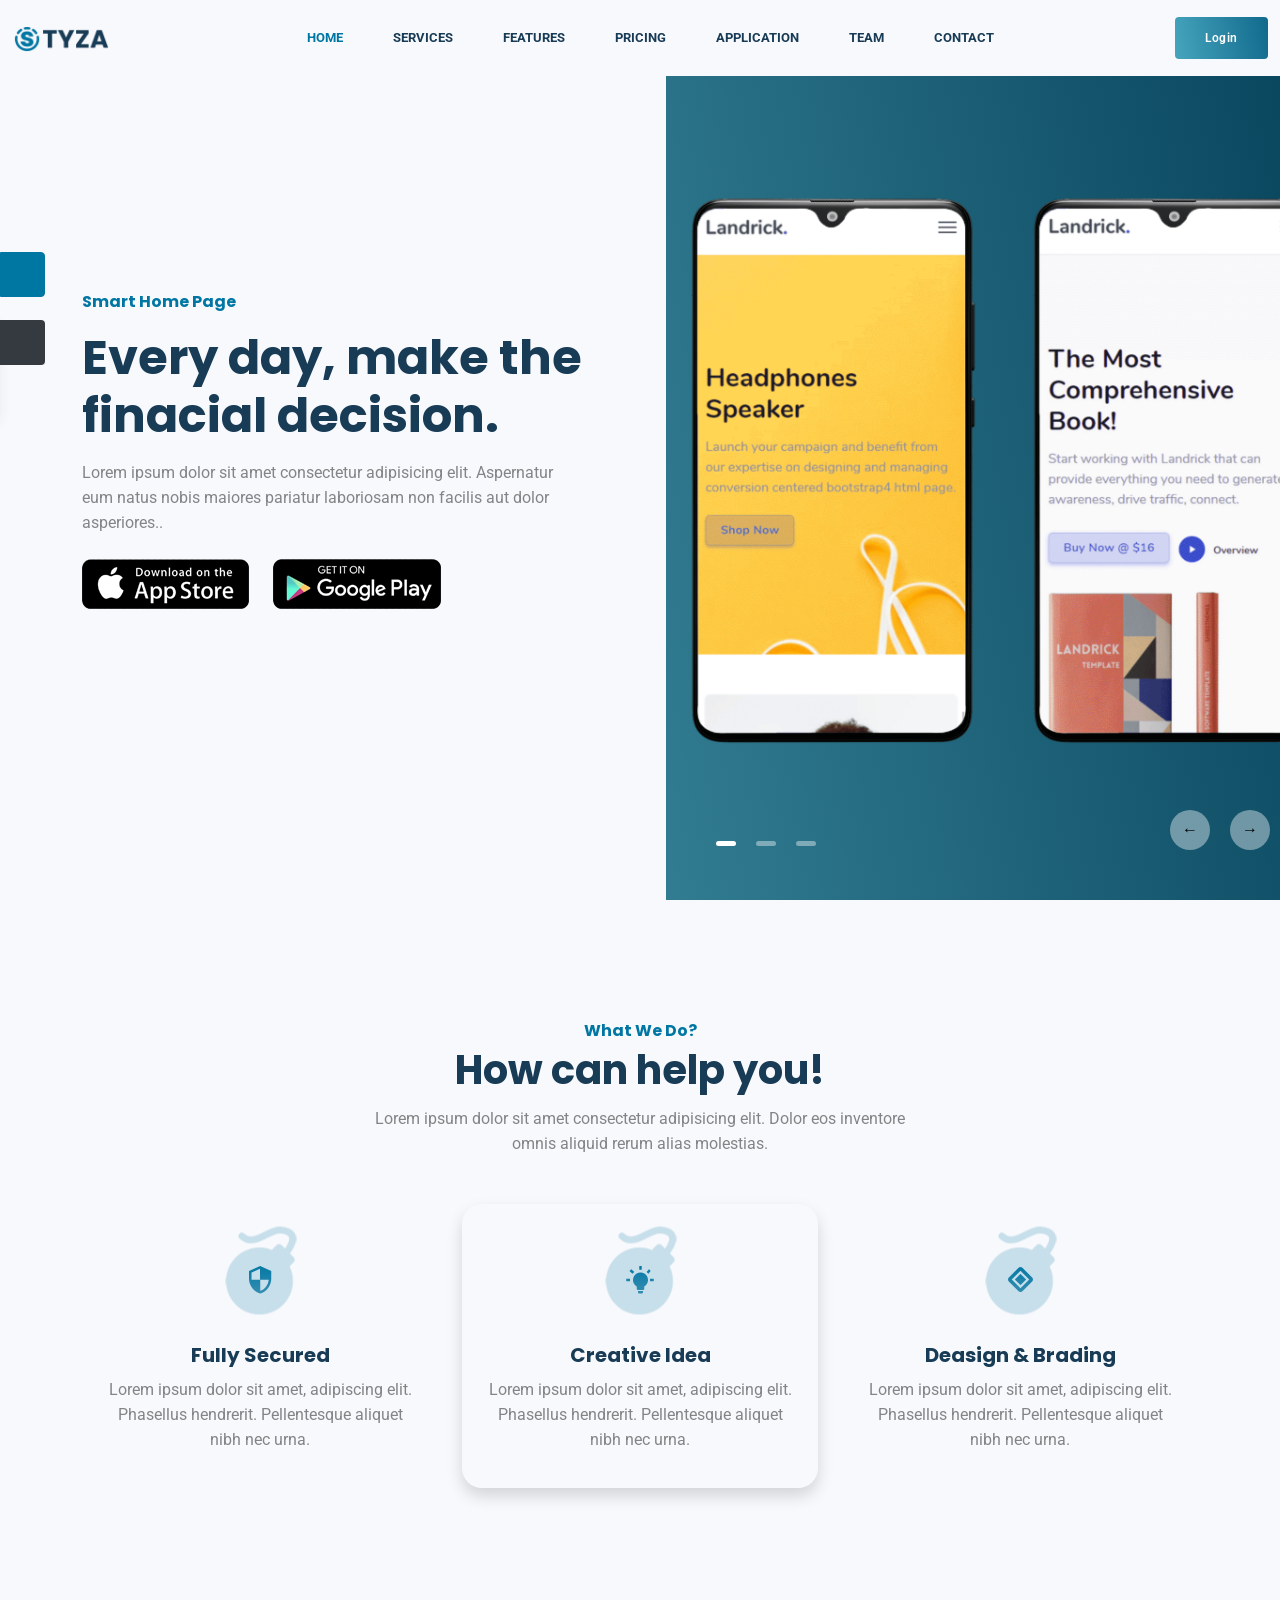
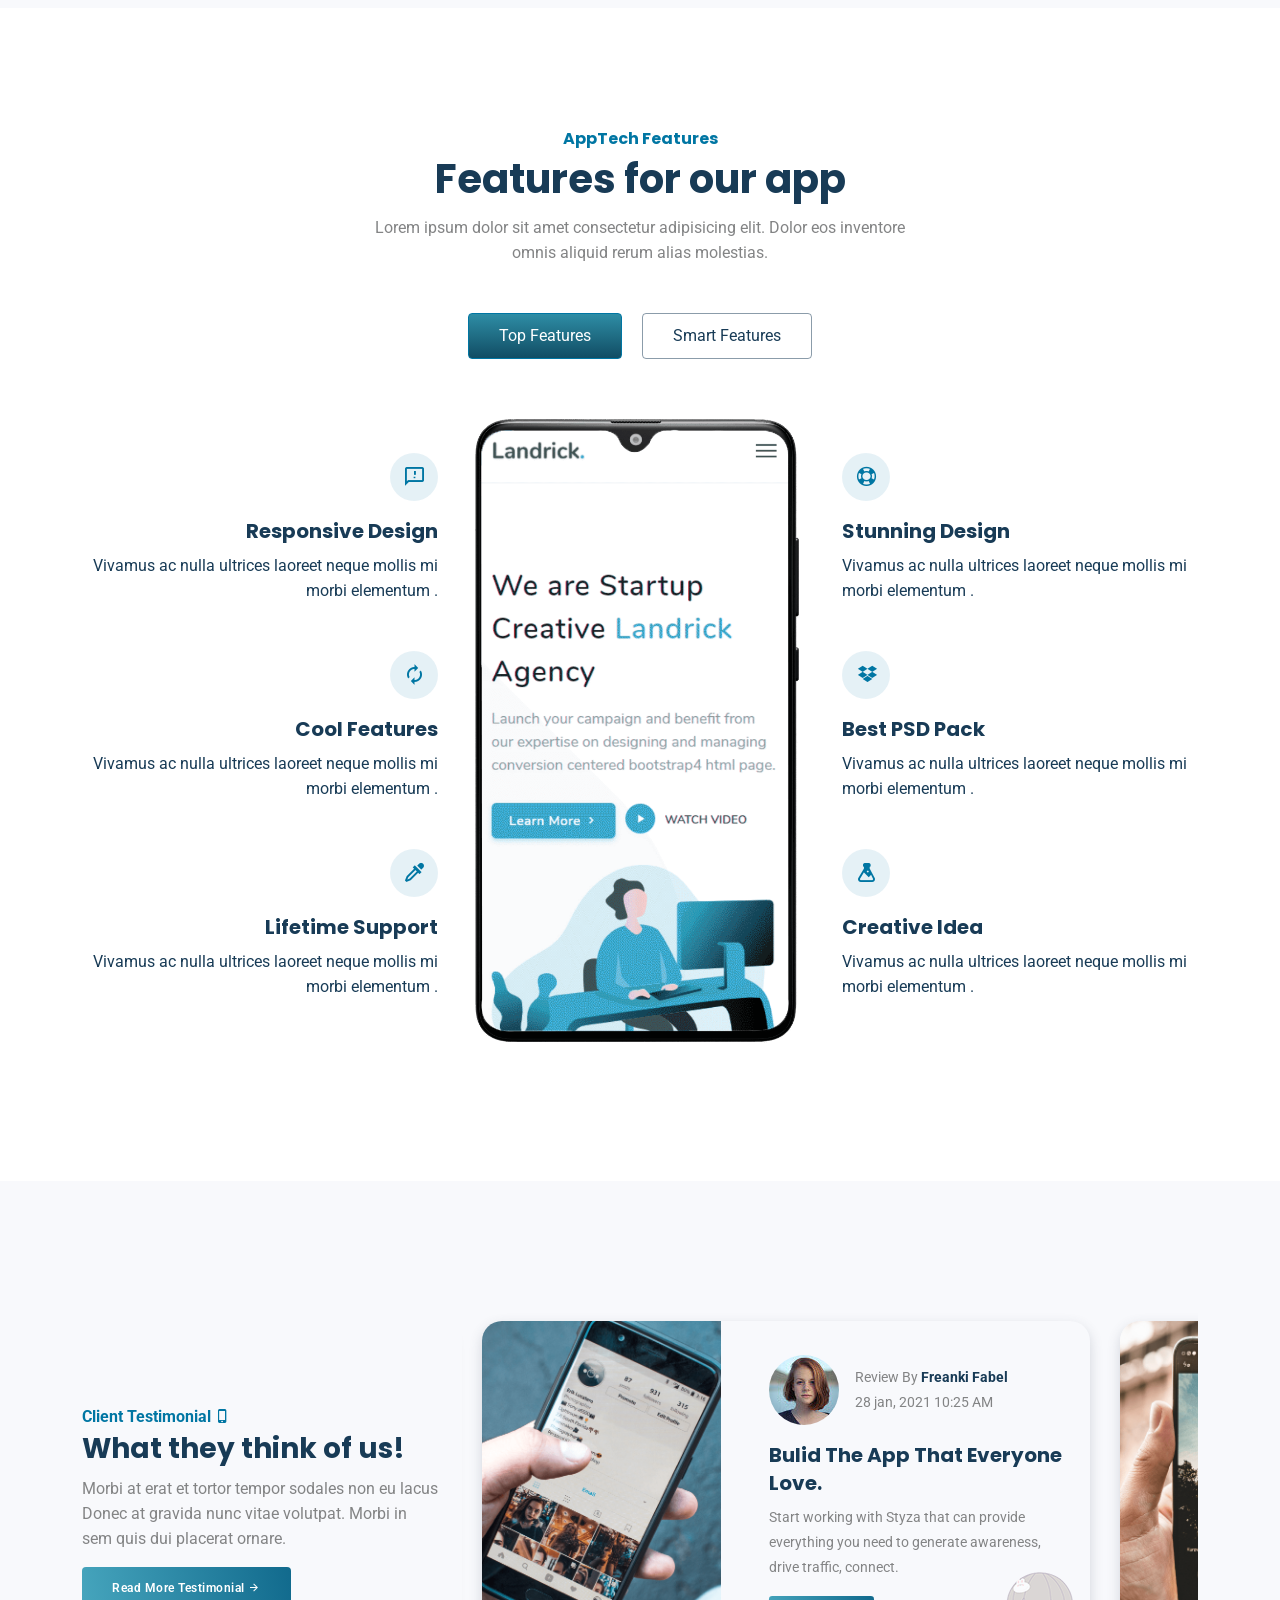
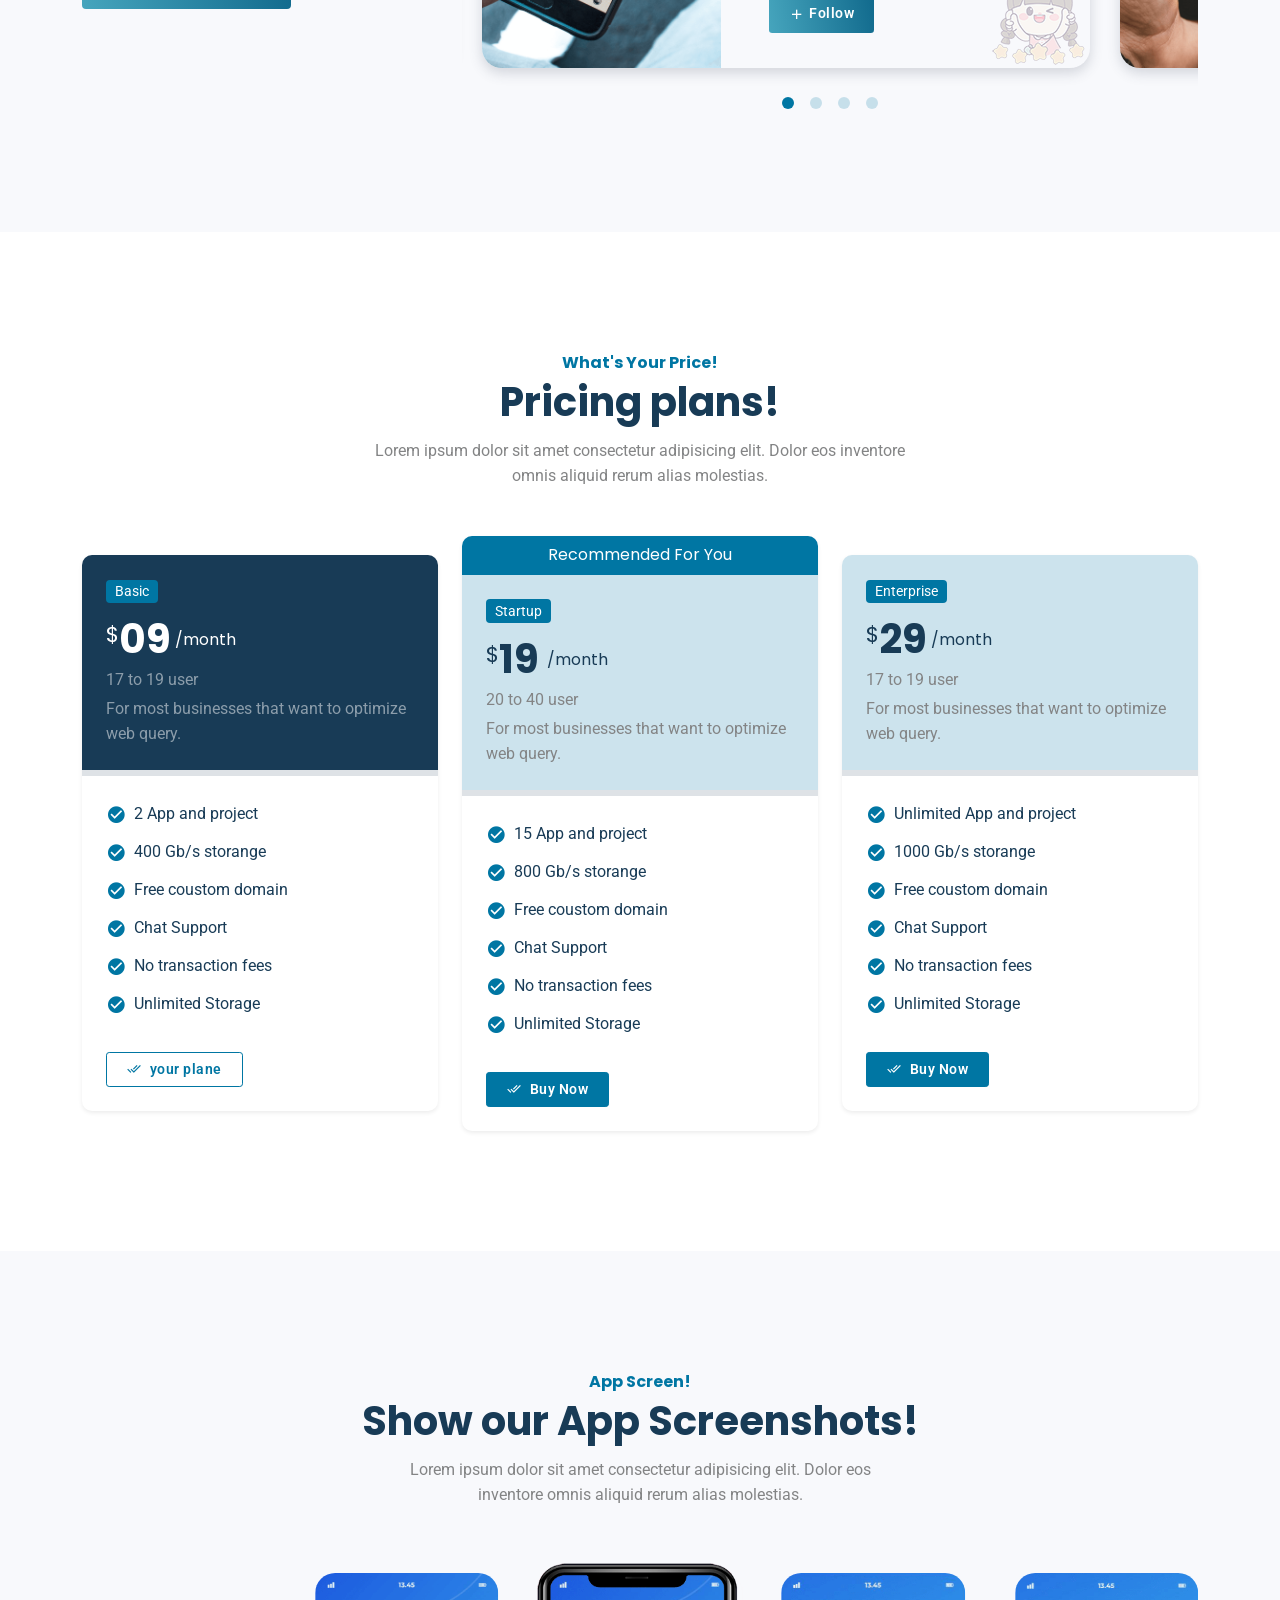
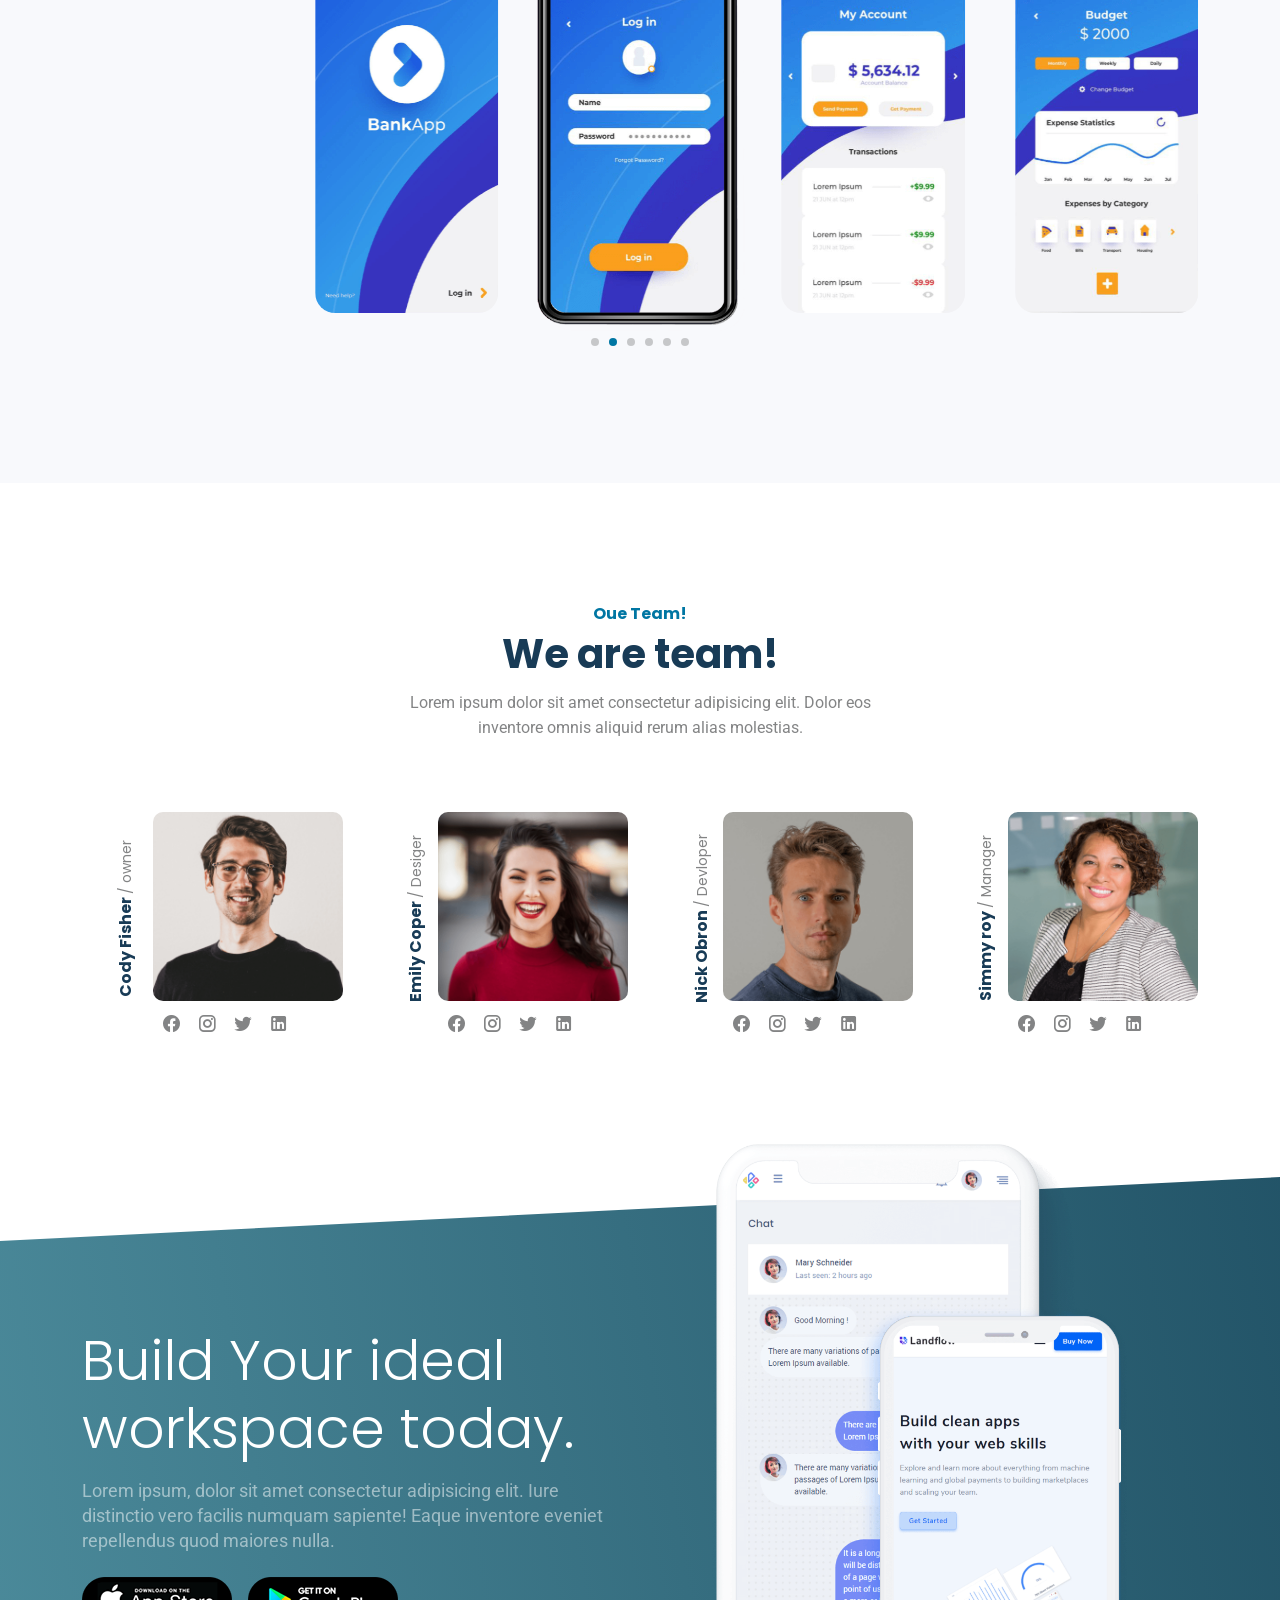
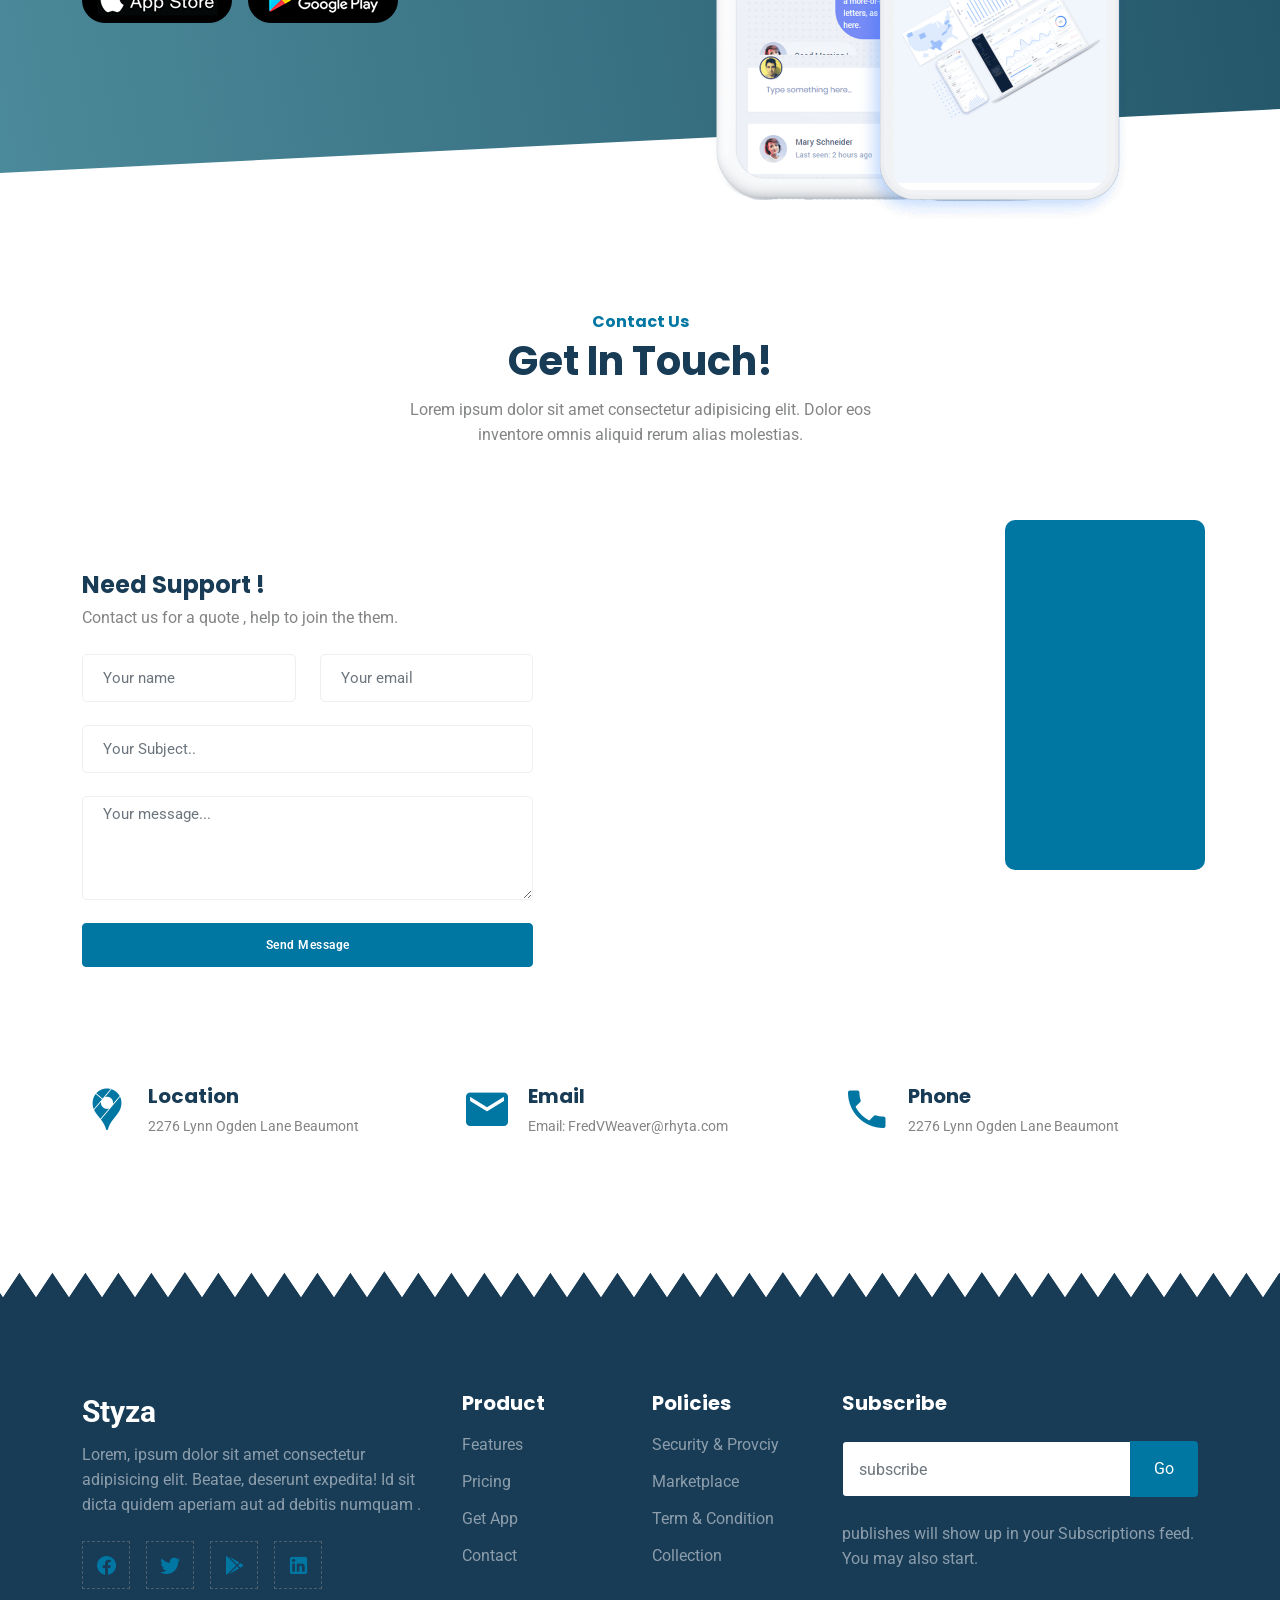
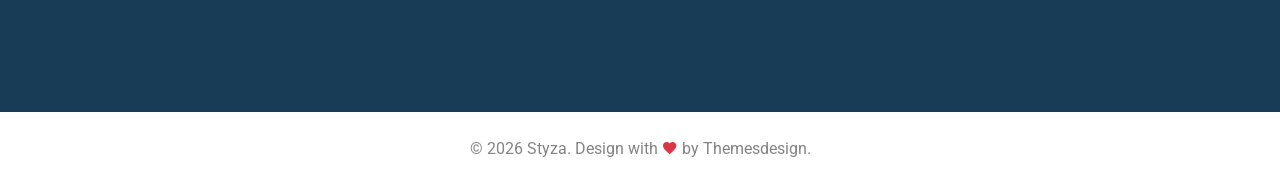
<file: public/HTML/index-3.html>
<!DOCTYPE html>
<html lang="en">

<head>
    <meta charset="utf-8" />
    <title>Styza - App Landing Template</title>
    <meta name="viewport" content="width=device-width, initial-scale=1.0">
    <meta name="description" content=" " />
    <meta name="keywords" content="" />
    <meta content="Pichforest" name="author" />

    <link rel="shortcut icon" href="images/favicon.ico">

    <!-- Bootstrap css -->
    <link rel="stylesheet" href="css/bootstrap.min.css" type="text/css" id="bootstrap-style" />

    <!-- Material Icon Css -->
    <link rel="stylesheet" href="css/materialdesignicons.min.css" type="text/css" />

    <!-- Unicon Css -->
    <link rel="stylesheet" href="https://unicons.iconscout.com/release/v4.0.0/css/line.css" />

    <!-- Swiper Css -->
    <link rel="stylesheet" href="css/tiny-slider.css" type="text/css" />
    <link rel="stylesheet" href="css/swiper.min.css" type="text/css" />

    <!-- Custom Css -->
    <link rel="stylesheet" href="css/style.min.css" type="text/css" />

    <!-- colors -->
    <link href="css/colors/default.css" rel="stylesheet" type="text/css" id="color-opt" />

</head>

<body data-bs-spy="scroll" data-bs-target="#navbar" data-bs-offset="71">

    <!-- light-dark mode button -->
    <a href="javascript: void(0);" id="mode" class="mode-btn text-white rounded-end">
        <i class="uil uil-brightness mode-dark mx-auto"></i>
        <i class="uil uil-moon bx-spin mode-light"></i>
    </a>

    <!-- START  NAVBAR -->
    <nav class="navbar navbar-expand-lg fixed-top navbar-custom sticky sticky-light bg-light" id="navbar">
        <div class="container-fluid">

            <!-- LOGO -->
            <a class="navbar-brand logo text-uppercase" href="index-1.html">
                <img src="images/logo-light.png" class="logo-light" alt="" height="28">
                <img src="images/logo-dark.png" class="logo-dark" alt="" height="28">
            </a>

            <button class="navbar-toggler" type="button" data-bs-toggle="collapse" data-bs-target="#navbarCollapse"
                aria-controls="navbarCollapse" aria-expanded="false" aria-label="Toggle navigation">
                <span class="mdi mdi-menu"></span>
            </button>

            <div class="collapse navbar-collapse" id="navbarCollapse">
                <ul class="navbar-nav ms-auto" id="navbar-navlist">
                    <li class="nav-item">
                        <a class="nav-link" href="#home">Home</a>
                    </li>
                    <li class="nav-item">
                        <a class="nav-link" href="#service">Services</a>
                    </li>
                    <li class="nav-item">
                        <a class="nav-link" href="#features">Features</a>
                    </li>
                    <li class="nav-item">
                        <a class="nav-link" href="#pricing">Pricing</a>
                    </li>
                    <li class="nav-item">
                        <a class="nav-link" href="#app">Application</a>
                    </li>
                    <li class="nav-item">
                        <a class="nav-link" href="#team">Team</a>
                    </li>
                    <li class="nav-item">
                        <a class="nav-link" href="#contact">Contact</a>
                    </li>
                </ul>
                <div class="ms-auto">
                    <a href="" class="btn bg-gradiant">Login</a>
                </div>

            </div>
        </div>
    </nav>
    <!-- END NAVBAR -->



    <!-- home section -->
    <section class="home-3 bg-light" id="home">
        <!-- start container -->
        <div class="container-fluid position-relative">
            <!-- start row -->
            <div class=" side-img img bg-primary">
                <div class="bg-overlay-gradiant"></div>
                <div class="home-slider position-relative" id="home-slider">
                    <!-- slider item -->
                    <div class="item ">
                        <div class="testi-box position-relative overflow-hidden">
                            <div class="row justify-content-center align-items-center">
                                <div class="col-lg-11 ">
                                    <img src="images/home/phone-1.png" alt="" class="img-fluid">
                                </div>
                            </div>
                        </div>
                    </div>

                    <div class="item ">
                        <div class="testi-box position-relative overflow-hidden">
                            <div class="row justify-content-center align-items-center">
                                <div class="col-lg-11">
                                    <img src="images/home/phone-2.png" alt="" class="img-fluid">
                                </div>
                            </div>
                        </div>
                    </div>

                    <div class="item ">
                        <div class="testi-box position-relative overflow-hidden">
                            <div class="row justify-content-center align-items-center">
                                <div class="col-lg-11">
                                    <img src="images/home/phone-3.png" alt="" class="img-fluid">
                                </div>
                            </div>
                        </div>
                    </div>

                    <div class="item ">
                        <div class="testi-box position-relative overflow-hidden">
                            <div class="row justify-content-center align-items-center">
                                <div class="col-lg-11">
                                    <img src="images/home/phone-4.png" alt="" class="img-fluid">
                                </div>
                            </div>
                        </div>
                    </div>

                    <div class="item ">
                        <div class="testi-box position-relative overflow-hidden">
                            <div class="row justify-content-center align-items-center">
                                <div class="col-lg-11">
                                    <img src="images/home/phone-5.png" alt="" class="img-fluid">
                                </div>
                            </div>
                        </div>
                    </div>
                    <!-- slider item -->
                </div>

            </div>
            <div class="container position-relative hero-img">
                <div class="row">
                    <div class="col-6">
                        <div class="content">
                            <h6 class="text-primary">Smart Home Page</h6>
                            <h1 class="display-5 fw-bold mt-3">Every day, make the finacial decision.</h1>
                            <p class="text-muted mt-3">Lorem ipsum dolor sit amet consectetur adipisicing elit.
                                Aspernatur eum natus nobis maiores pariatur laboriosam non facilis aut dolor
                                asperiores..</p>
                            <div class="content-icon">
                                <div class="d-lg-flex image-logo mt-4">
                                    <img src="images/app.png" alt="" class="img-fluid">
                                    <img src="images/playstore.png" alt="" class="img-fluid ms-lg-4 mt-3 mt-lg-0">
                                </div>
                            </div>

                        </div>
                        <!-- end about detail -->
                    </div><!-- end col -->
                </div>
                <!--end row-->
            </div>
            <!-- end row -->
        </div>
        <!-- end container -->
    </section>
    <!-- end home section -->



    <!-- service section -->
    <section class="section service bg-light" id="service">
        <div class="container">
            <div class="row justify-content-center">
                <div class="col-lg-6">
                    <div class="title text-center mb-5">
                        <h6 class="mb-0 fw-bold text-primary">What We Do?</h6>
                        <h2 class="f-40">How can help you!</h2>
                        <div class="border-phone">
                            <p class="text-muted">Lorem ipsum dolor sit amet consectetur adipisicing elit. Dolor eos
                                inventore omnis aliquid rerum alias molestias.</p>

                        </div>
                    </div>
                </div>
            </div>

            <div class="row justify-content-between">
                <div class="col-lg-4">
                    <div class="service-box text-center">
                        <div class="service-icon p-4"
                            style="background-image: url(./images/service/bomb.png); background-repeat: no-repeat; background-position: center;">
                            <i class="mdi mdi-security text-gradiant f-30"></i>
                        </div>

                        <div class="service-content mt-4">
                            <a href="">
                                <h5 class="fw-bold">Fully Secured</h5>
                            </a>
                            <p class="text-muted">Lorem ipsum dolor sit amet, adipiscing elit. Phasellus hendrerit.
                                Pellentesque aliquet nibh nec urna.</p>
                        </div>
                    </div>
                </div>

                <div class="col-lg-4 pt-4 pt-lg-0">
                    <div class="service-box text-center shadow">
                        <div class="service-icon p-4"
                            style="background-image: url(./images/service/bomb.png); background-repeat: no-repeat; background-position: center;">
                            <i class="mdi mdi-lightbulb-on text-gradiant f-30"></i>
                        </div>

                        <div class="service-content mt-4">
                            <a href="">
                                <h5 class="fw-bold">Creative Idea</h5>
                            </a>
                            <p class="text-muted">Lorem ipsum dolor sit amet, adipiscing elit. Phasellus hendrerit.
                                Pellentesque aliquet nibh nec urna.</p>
                        </div>
                    </div>
                </div>

                <div class="col-lg-4 pt-4 pt-lg-0">
                    <div class="service-box text-center">
                        <div class="service-icon p-4"
                            style="background-image: url(./images/service/bomb.png); background-repeat: no-repeat; background-position: center;">
                            <i class="mdi mdi-google-nearby text-gradiant f-30"></i>
                        </div>

                        <div class="service-content mt-4">
                            <a href="">
                                <h5 class="fw-bold">Deasign & Brading</h5>
                            </a>
                            <p class="text-muted">Lorem ipsum dolor sit amet, adipiscing elit. Phasellus hendrerit.
                                Pellentesque aliquet nibh nec urna.</p>
                        </div>
                    </div>
                </div>
            </div>
        </div>
    </section>
    <!-- end section -->


    <!-- start features -->
    <div class="section features" id="features">
        <!-- start container -->
        <div class="container">
            <div class="row justify-content-center">
                <div class="col-lg-6">
                    <div class="title text-center mb-5">
                        <h6 class="mb-0 fw-bold text-primary">AppTech Features</h6>
                        <h2 class="f-40">Features for our app </h2>
                        <p class="text-muted">Lorem ipsum dolor sit amet consectetur adipisicing elit. Dolor eos
                            inventore omnis aliquid rerum alias molestias.</p>
                    </div>
                </div>
            </div>

            <div class="row justify-content-center">


                <div class="col-lg-12">
                    <ul class="nav nav-pills mb-3 justify-content-center" id="pills-tab" role="tablist">
                        <li class="nav-item" role="presentation">
                            <button class="nav-link active" id="pills-home-tab" data-bs-toggle="pill"
                                data-bs-target="#pills-home" type="button" role="tab" aria-controls="pills-home"
                                aria-selected="true">Top Features</button>
                        </li>
                        <li class="nav-item" role="presentation">
                            <button class="nav-link" id="pills-profile-tab" data-bs-toggle="pill"
                                data-bs-target="#pills-profile" type="button" role="tab" aria-controls="pills-profile"
                                aria-selected="false">Smart Features</button>
                        </li>

                    </ul>
                    <div class="tab-content mt-5" id="pills-tabContent">
                        <div class="tab-pane fade show active" id="pills-home" role="tabpanel"
                            aria-labelledby="pills-home-tab">
                            <div class="row align-items-center">
                                <div class="col-lg-4">
                                    <div class="features-item text-start text-lg-end">
                                        <div class="icon avatar-sm text-center ms-lg-auto rounded-circle">
                                            <i class="mdi mdi-message-alert-outline f-24"></i>
                                        </div>
                                        <div class="content mt-3">
                                            <h5>Responsive Design</h5>
                                            <p>Vivamus ac nulla ultrices laoreet neque mollis mi morbi elementum .</p>
                                        </div>
                                    </div>

                                    <div class="features-item text-start text-lg-end mt-5">
                                        <div class="icon avatar-sm text-center ms-lg-auto rounded-circle">
                                            <i class="mdi mdi-autorenew f-24"></i>
                                        </div>
                                        <div class="content mt-3">
                                            <h5>Cool Features</h5>
                                            <p>Vivamus ac nulla ultrices laoreet neque mollis mi morbi elementum .</p>
                                        </div>
                                    </div>

                                    <div class="features-item text-start text-lg-end mt-5">
                                        <div class="icon avatar-sm text-center ms-lg-auto rounded-circle">
                                            <i class="mdi mdi-eyedropper f-24"></i>
                                        </div>
                                        <div class="content mt-3">
                                            <h5>Lifetime Support</h5>
                                            <p>Vivamus ac nulla ultrices laoreet neque mollis mi morbi elementum .</p>
                                        </div>
                                    </div>
                                </div>
                                <div class="col-lg-4">
                                    <img src="images/features/phone.png" alt="" class="img-fluid">
                                </div>
                                <div class="col-lg-4">
                                    <div class="features-item">
                                        <div class="icon avatar-sm text-center rounded-circle">
                                            <i class="mdi mdi-lifebuoy f-24"></i>
                                        </div>
                                        <div class="content mt-3">
                                            <h5>Stunning Design</h5>
                                            <p>Vivamus ac nulla ultrices laoreet neque mollis mi morbi elementum .</p>
                                        </div>
                                    </div>

                                    <div class="features-item mt-5">
                                        <div class="icon avatar-sm text-center rounded-circle">
                                            <i class="mdi mdi-dropbox f-24"></i>
                                        </div>
                                        <div class="content mt-3">
                                            <h5>Best PSD Pack</h5>
                                            <p>Vivamus ac nulla ultrices laoreet neque mollis mi morbi elementum .</p>
                                        </div>
                                    </div>

                                    <div class="features-item mt-5">
                                        <div class="icon avatar-sm text-center rounded-circle">
                                            <i class="mdi mdi-flask f-24"></i>
                                        </div>
                                        <div class="content mt-3">
                                            <h5>Creative Idea</h5>
                                            <p>Vivamus ac nulla ultrices laoreet neque mollis mi morbi elementum .</p>
                                        </div>
                                    </div>
                                </div>
                            </div>
                        </div>
                        <div class="tab-pane fade" id="pills-profile" role="tabpanel"
                            aria-labelledby="pills-profile-tab">

                            <div class="row align-items-center">
                                <div class="col-lg-6">
                                    <img src="images/features/phone2.png" alt="" class="img-fluid">
                                </div>

                                <div class="col-lg-6">
                                    <h2 class="mb-4">Smart Features</h2>

                                    <div class="row">
                                        <div class="col-lg-6">
                                            <div class="features-box mt-4">
                                                <div class="d-flex">
                                                    <div class="icon">
                                                        <i class="mdi mdi-check-circle f-20 me-2"></i>
                                                    </div>
                                                    <div class="heading">
                                                        <h6 class="mt-1">Fast Messaging</h6>
                                                        <p class="text-muted">Soluta velit sint, esse quis tempora
                                                            impedit corrupti in recusandae tenetur dignissimos
                                                            voluptates..</p>
                                                    </div>
                                                </div>
                                            </div>
                                            <div class="features-box mt-4">
                                                <div class="d-flex">
                                                    <div class="icon">
                                                        <i class="mdi mdi-check-circle f-20 me-2"></i>
                                                    </div>
                                                    <div class="heading">
                                                        <h6 class="mt-1">User Freindly</h6>
                                                        <p class="text-muted">Amet repudiandae illo quasi enim iusto
                                                            corporis ratione? Laudantium reprehenderit sint provident.
                                                        </p>
                                                    </div>
                                                </div>
                                            </div>
                                        </div>
                                        <div class="col-lg-6">
                                            <div class="features-box mt-4">
                                                <div class="d-flex">
                                                    <div class="icon">
                                                        <i class="mdi mdi-check-circle f-20 me-2"></i>
                                                    </div>
                                                    <div class="heading">
                                                        <h6 class="mt-1">Minimal Interface</h6>
                                                        <p class="text-muted">Repellat ad in autem, odio quos ex eum
                                                            recusandae cupiditate assumenda nihil incidunt dolorem qui
                                                            soluta.</p>
                                                    </div>
                                                </div>
                                            </div>
                                            <div class="features-box mt-4">
                                                <div class="d-flex">
                                                    <div class="icon">
                                                        <i class="mdi mdi-check-circle f-20 me-2"></i>
                                                    </div>
                                                    <div class="heading">
                                                        <h6 class="mt-1">Notification</h6>
                                                        <p class="text-muted">Ipsam nisi quam velit maxime corrupti ut
                                                            quos, ad eum laudantium voluptatibus, facilis numquam
                                                            repellendus.</p>
                                                    </div>
                                                </div>
                                            </div>
                                        </div>
                                    </div>
                                </div>
                            </div>
                        </div>

                    </div>
                </div>
            </div>
        </div>
        <!-- end container -->
    </div>
    <!-- end features -->



    <!-- start testimonial -->
    <section class="section bg-light testimonial" id="testimonial">
        <!-- start container -->
        <div class="container">
            <div class="row align-items-center">
                <div class="col-lg-4">
                    <div class="title">
                        <p class=" text-primary fw-bold mb-0">Client Testimonial <i
                                class="mdi mdi-cellphone-iphone"></i>
                        </p>
                        <h3>What they think of us!</h3>
                        <p class="text-muted">Morbi at erat et tortor tempor sodales non eu lacus Donec at gravida nunc
                            vitae
                            volutpat. Morbi in sem quis
                            dui placerat ornare.</p>
                        <button class="btn bg-gradiant">Read More Testimonial <i
                                class="mdi mdi-arrow-right"></i></button>
                    </div>
                </div>
                <div class="col-lg-8">
                    <div class="testi-slider" id="testi-slider">
                        <div class="item">
                            <div class="testi-box position-relative overflow-hidden">
                                <div class="row align-items-center">
                                    <div class="col-md-5">
                                        <img src="images/testi/img-1.png" alt="" class="img-fluid">
                                    </div>
                                    <div class="col-md-7">
                                        <div class="p-4">
                                            <div class="d-flex align-items-center">
                                                <div class="flex-shrink-0">
                                                    <div class="avatar">
                                                        <img src="images/user/img-1.jpg" alt=""
                                                            class="img-fluid rounded-circle">
                                                    </div>
                                                </div>
                                                <div class="flex-grow-1 ms-3">
                                                    <p class="f-14 mb-0 text-dark fw-bold"><span
                                                            class="text-muted fw-normal">Review By </span> Freanki Fabel
                                                    </p>
                                                    <div class="date">
                                                        <p class="text-muted mb-0 f-14">28 jan, 2021 <span>10:25
                                                                AM</span></p>
                                                    </div>
                                                </div>
                                            </div>

                                            <div class="mt-3">
                                                <h5 class="fw-bold">Bulid The App That Everyone Love.</h5>
                                                <p class="text-muted f-14">Start working with Styza that can provide
                                                    everything you need to generate awareness, drive traffic, connect.
                                                </p>
                                                <button class="btn btn-sm bg-gradiant"><i
                                                        class="mdi mdi-plus f-16 align-middle"></i>
                                                    Follow</button>
                                            </div>
                                        </div>
                                    </div>
                                </div>
                                <div class="back-image position-absolute end-0 bottom-0">
                                    <img src="images/testi/rating-image.png" alt="" class="img-fluid">
                                </div>

                            </div>
                        </div>
                        <!-- slider item -->

                        <div class="item">
                            <div class="testi-box position-relative overflow-hidden">
                                <div class="row align-items-center">
                                    <div class="col-md-5">
                                        <img src="images/testi/img-2.png" alt="" class="img-fluid">
                                    </div>
                                    <div class="col-md-7">
                                        <div class="p-4">
                                            <div class="d-flex align-items-center">
                                                <div class="flex-shrink-0">
                                                    <div class="avatar">
                                                        <img src="images/user/img-2.jpg" alt=""
                                                            class="img-fluid rounded-circle">
                                                    </div>
                                                </div>
                                                <div class="flex-grow-1 ms-3">
                                                    <p class="f-14 mb-0 text-dark fw-bold"><span
                                                            class="text-muted fw-normal">Review By </span> Freanki Fabel
                                                    </p>
                                                    <div class="date">
                                                        <p class="text-muted mb-0 f-14">28 jan, 2021 <span>10:25
                                                                AM</span></p>
                                                    </div>
                                                </div>
                                            </div>

                                            <div class="mt-3">
                                                <h5 class="fw-bold">Easy and prefect solution</h5>
                                                <p class="text-muted f-14">Start working with Styza that can provide
                                                    everything you need to generate awareness, drive traffic, connect.
                                                </p>
                                                <button class="btn btn-sm bg-gradiant"><i
                                                        class="mdi mdi-plus f-16 align-middle"></i>
                                                    Follow</button>
                                            </div>
                                        </div>
                                    </div>
                                </div>
                                <div class="back-image position-absolute end-0 bottom-0">
                                    <img src="images/testi/rating-image.png" alt="" class="img-fluid">
                                </div>

                            </div>
                        </div>

                        <!-- slider item -->
                        <div class="item ">
                            <div class="testi-box position-relative overflow-hidden">
                                <div class="row align-items-center">
                                    <div class="col-md-5">
                                        <img src="images/testi/img-3.png" alt="" class="img-fluid">
                                    </div>
                                    <div class="col-md-7">
                                        <div class="p-4">
                                            <div class="d-flex align-items-center">
                                                <div class="flex-shrink-0">
                                                    <div class="avatar">
                                                        <img src="images/user/img-3.jpg" alt=""
                                                            class="img-fluid rounded-circle">
                                                    </div>
                                                </div>
                                                <div class="flex-grow-1 ms-3">
                                                    <p class="f-14 mb-0 text-dark fw-bold"><span
                                                            class="text-muted fw-normal">Review By </span> Freanki Fabel
                                                    </p>
                                                    <div class="date">
                                                        <p class="text-muted mb-0 f-14">28 jan, 2021 <span>10:25
                                                                AM</span></p>
                                                    </div>
                                                </div>
                                            </div>

                                            <div class="mt-3">
                                                <h5 class="fw-bold">Bulid The App That Everyone Love.</h5>
                                                <p class="text-muted f-14">Start working with Styza that can provide
                                                    everything you need to generate awareness, drive traffic, connect.
                                                </p>
                                                <button class="btn btn-sm bg-gradiant"><i
                                                        class="mdi mdi-plus f-16 align-middle"></i>
                                                    Follow</button>
                                            </div>
                                        </div>
                                    </div>
                                </div>
                                <div class="back-image position-absolute end-0 bottom-0">
                                    <img src="images/testi/rating-image.png" alt="" class="img-fluid">
                                </div>

                            </div>
                        </div>

                        <!-- slider item -->
                        <div class="item ">
                            <div class="testi-box position-relative overflow-hidden">
                                <div class="row align-items-center">
                                    <div class="col-md-5">
                                        <img src="images/testi/img-4.png" alt="" class="img-fluid">
                                    </div>
                                    <div class="col-md-7">
                                        <div class="p-4">
                                            <div class="d-flex align-items-center">
                                                <div class="flex-shrink-0">
                                                    <div class="avatar">
                                                        <img src="images/user/img-4.jpg" alt=""
                                                            class="img-fluid rounded-circle">
                                                    </div>
                                                </div>
                                                <div class="flex-grow-1 ms-3">
                                                    <p class="f-14 mb-0 text-dark fw-bold"><span
                                                            class="text-muted fw-normal">Review By </span> Freanki Fabel
                                                    </p>
                                                    <div class="date">
                                                        <p class="text-muted mb-0 f-14">28 jan, 2021 <span>10:25
                                                                AM</span></p>
                                                    </div>
                                                </div>
                                            </div>

                                            <div class="mt-3">
                                                <h5 class="fw-bold">Bulid The App That Everyone Love.</h5>
                                                <p class="text-muted f-14">Start working with Styza that can provide
                                                    everything you need to generate awareness, drive traffic, connect.
                                                </p>
                                                <button class="btn btn-sm bg-gradiant"><i
                                                        class="mdi mdi-plus f-16 align-middle"></i>
                                                    Follow</button>
                                            </div>
                                        </div>
                                    </div>
                                </div>
                                <div class="back-image position-absolute end-0 bottom-0">
                                    <img src="images/testi/rating-image.png" alt="" class="img-fluid">
                                </div>

                            </div>
                        </div>
                        <!-- slider item -->
                    </div>
                </div>
            </div>
        </div>
        <!-- end container -->
    </section>
    <!-- end testimonial -->



    <!-- pricing section -->
    <section class="section pricing" id="pricing">
        <div class="container">
            <div class="row justify-content-center">
                <div class="col-lg-6">
                    <div class="title text-center mb-5">
                        <h6 class="mb-0 fw-bold text-primary">What's Your Price!</h6>
                        <h2 class="f-40">Pricing plans!</h2>
                        <p class="text-muted">Lorem ipsum dolor sit amet consectetur adipisicing elit. Dolor eos
                            inventore omnis aliquid rerum alias molestias.</p>

                    </div>
                </div>
            </div>

            <div class="row align-items-center">
                <div class="col-lg-4">
                    <div class="price-item shadow-sm overflow-hidden">
                        <div class="price-up-box active p-4">
                            <div class="badge bg-primary fw-normal f-14">Basic</div>
                            <div class="price-tag mt-2">
                                <h2 class="text-white mb-0 f-40"><sup class="f-22 fw-normal">$</sup>09<sup
                                        class="f-16 fw-normal"> /month</sup></h2>
                            </div>
                            <p class="text-white-50 mb-1">17 to 19 user</p>
                            <p class="text-white-50 mb-0">For most businesses that want to optimize web query.</p>
                        </div>
                        <div class="border border-3"></div>

                        <div class="price-down-box p-4">
                            <ul class="list-unstyled ">
                                <li><i class="mdi mdi-check-circle f-20 align-middle me-2 text-primary"></i>2 App and
                                    project</li>
                                <li class="mt-2"><i
                                        class="mdi mdi-check-circle f-20 align-middle me-2 text-primary"></i>400 Gb/s
                                    storange</li>
                                <li class="mt-2"><i
                                        class="mdi mdi-check-circle f-20 align-middle me-2 text-primary"></i>Free
                                    coustom domain
                                </li>
                                <li class="mt-2"><i
                                        class="mdi mdi-check-circle f-20 align-middle me-2 text-primary"></i>Chat
                                    Support
                                </li>
                                <li class="mt-2"><i
                                        class="mdi mdi-check-circle f-20 align-middle me-2 text-primary"></i>No
                                    transaction fees
                                </li>
                                <li class="mt-2"><i
                                        class="mdi mdi-check-circle f-20 align-middle me-2 text-primary"></i>Unlimited
                                    Storage
                                </li>

                            </ul>
                            <a href="" class="btn btn-sm text-primary mt-3"><i class="mdi mdi-check-all me-2"></i>your
                                plane</a>
                        </div>
                    </div>
                </div>
                <div class="col-lg-4 ">
                    <div class="price-item shadow-sm overflow-hidden mt-4 mt-lg-0">
                        <div class="topbar-header bg-primary py-2 text-center">
                            <h6 class="mb-0 text-white fw-normal">Recommended For You</h6>
                        </div>
                        <div class="price-up-box p-4">
                            <div class="badge bg-primary fw-normal f-14">Startup</div>
                            <div class="price-tag mt-2">
                                <h2 class="text-dark mb-0 f-40"><sup class="f-22 fw-normal">$</sup>19
                                    <sup class="f-16 fw-normal"> /month</sup>
                                </h2>
                            </div>
                            <p class="text-muted mb-1">20 to 40 user</p>
                            <p class="text-muted mb-0">For most businesses that want to optimize web query.</p>
                        </div>
                        <div class="border border-3"></div>

                        <div class="price-down-box p-4">
                            <ul class="list-unstyled ">
                                <li><i class="mdi mdi-check-circle f-20 align-middle me-2 text-primary"></i>15 App and
                                    project</li>
                                <li class="mt-2"><i
                                        class="mdi mdi-check-circle f-20 align-middle me-2 text-primary"></i>800 Gb/s
                                    storange</li>
                                <li class="mt-2"><i
                                        class="mdi mdi-check-circle f-20 align-middle me-2 text-primary"></i>Free
                                    coustom domain
                                </li>
                                <li class="mt-2"><i
                                        class="mdi mdi-check-circle f-20 align-middle me-2 text-primary"></i>Chat
                                    Support
                                </li>
                                <li class="mt-2"><i
                                        class="mdi mdi-check-circle f-20 align-middle me-2 text-primary"></i>No
                                    transaction fees
                                </li>
                                <li class="mt-2"><i
                                        class="mdi mdi-check-circle f-20 align-middle me-2 text-primary"></i>Unlimited
                                    Storage
                                </li>
                            </ul>
                            <a href="" class="btn btn-sm btn-primary mt-3"><i class="mdi mdi-check-all me-2"></i>Buy
                                Now</a>
                        </div>
                    </div>
                </div>
                <div class="col-lg-4">
                    <div class="price-item shadow-sm overflow-hidden mt-4 mt-lg-0">
                        <div class="price-up-box p-4">
                            <div class="badge bg-primary fw-normal f-14">Enterprise</div>
                            <div class="price-tag mt-2">
                                <h2 class="text-dark mb-0 f-40"><sup class="f-22 fw-normal">$</sup>29<sup
                                        class="f-16 fw-normal"> /month</sup></h2>
                            </div>
                            <p class="text-muted mb-1">17 to 19 user</p>
                            <p class="text-muted mb-0">For most businesses that want to optimize web query.</p>
                        </div>
                        <div class="border border-3"></div>

                        <div class="price-down-box p-4">
                            <ul class="list-unstyled ">
                                <li><i class="mdi mdi-check-circle f-20 align-middle me-2 text-primary"></i>Unlimited
                                    App and
                                    project</li>
                                <li class="mt-2"><i
                                        class="mdi mdi-check-circle f-20 align-middle me-2 text-primary"></i>1000 Gb/s
                                    storange</li>
                                <li class="mt-2"><i
                                        class="mdi mdi-check-circle f-20 align-middle me-2 text-primary"></i>Free
                                    coustom domain
                                </li>
                                <li class="mt-2"><i
                                        class="mdi mdi-check-circle f-20 align-middle me-2 text-primary"></i>Chat
                                    Support
                                </li>
                                <li class="mt-2"><i
                                        class="mdi mdi-check-circle f-20 align-middle me-2 text-primary"></i>No
                                    transaction fees
                                </li>
                                <li class="mt-2"><i
                                        class="mdi mdi-check-circle f-20 align-middle me-2 text-primary"></i>Unlimited
                                    Storage
                                </li>
                            </ul>
                            <a href="" class="btn btn-sm btn-primary mt-3"><i class="mdi mdi-check-all me-2"></i>Buy
                                Now</a>
                        </div>
                    </div>
                </div>
            </div>
        </div>
    </section>
    <!-- end pricing -->



    <!-- slider section -->
    <section class="section app-slider bg-light" id="app">
        <!-- start container -->
        <div class="container">
            <div class="row justify-content-center">
                <div class="col-lg-8">
                    <div class="title text-center mb-5">
                        <h6 class="mb-0 fw-bold text-primary">App Screen!</h6>
                        <h2 class="f-40">Show our App Screenshots!</h2>
                        <p class="text-muted">Lorem ipsum dolor sit amet consectetur adipisicing elit. Dolor eos <br>
                            inventore omnis aliquid rerum alias molestias.</p>
                    </div>
                </div>
            </div>

            <div class="row">
                <div class="col-lg-12">
                    <div class="swiper-container">
                        <div class="fream-phone ">
                            <img src="images/testi/phone-fream.png" alt="" class="img-fluid">
                        </div>

                        <div class="swiper-wrapper">
                            <div class="swiper-slide border-radius">
                                <img src="images/testi/ss/s-1.png" alt="" class="img-fluid">
                            </div>
                            <div class="swiper-slide border-radius">
                                <img src="images/testi/ss/s-2.png" alt="" class="img-fluid">
                            </div>
                            <div class="swiper-slide border-radius">
                                <img src="images/testi/ss/s-3.png" alt="" class="img-fluid">
                            </div>
                            <div class="swiper-slide border-radius">
                                <img src="images/testi/ss/s-4.png" alt="" class="img-fluid">
                            </div>
                            <div class="swiper-slide border-radius">
                                <img src="images/testi/ss/s-5.png" alt="" class="img-fluid">
                            </div>
                            <div class="swiper-slide border-radius">
                                <img src="images/testi/ss/s-6.png" alt="" class="img-fluid">
                            </div>
                        </div>

                        <!-- navigation buttons -->
                        <div class="swiper-pagination"></div>
                    </div>
                </div>
            </div>
            <!-- end container -->
        </div>
    </section>
    <!-- end section -->



   
    <!-- team section -->
    <section class="section team" id="team">
        <!-- start container -->
        <div class="container">
            <div class="row justify-content-center">
                <div class="col-lg-8">
                    <div class="title text-center mb-5">
                        <h6 class="mb-0 fw-bold text-primary">Oue Team!</h6>
                        <h2 class="f-40">We are team!</h2>
                        <p class="text-muted">Lorem ipsum dolor sit amet consectetur adipisicing elit. Dolor eos <br>
                            inventore omnis aliquid rerum alias molestias.</p>
                    </div>
                </div>
            </div>

            <div class="row justify-content-center mt-4">
                <div class="col-lg-3 col-md-6">
                    <div class="team-box text-end">
                        <div class="row justify-content-end">
                            <div class="col-lg-9 col-10">
                                <div class="team-image">
                                    <img src="images/team/img1.png" alt="" class="img-fluid">
                                </div>
                                <div class="team-icon ">
                                    <div class="d-flex mt-2">
                                        <div class="social-icon facebook mx-2">
                                            <a href=""> <i class="mdi mdi-facebook f-20"></i></a>
                                        </div>
                                        <div class="social-icon instagram mx-2">
                                            <a href=""><i class="mdi mdi-instagram f-20"></i></a>
                                        </div>
                                        <div class="social-icon twitter mx-2">
                                            <a href=""><i class="mdi mdi-twitter f-20"></i></a>
                                        </div>
                                        <div class="social-icon linkedin mx-2">
                                            <a href=""><i class="mdi mdi-linkedin f-20"></i></a>
                                        </div>
                                    </div>
                                </div>
                            </div>
                        </div>
                        <div class="team-info position-absolute">
                            <h6>Cody Fisher <span class="f-14 text-muted fw-normal">/ owner</span></h6>
                        </div>
                    </div>
                </div>

                <div class="col-lg-3 col-md-6">
                    <div class="team-box">
                        <div class="row justify-content-end">
                            <div class="col-lg-9 col-10">
                                <div class="team-image text-end">
                                    <img src="images/team/img4.png" alt="" class="img-fluid">
                                </div>
                                <div class="team-icon">
                                    <div class="d-flex mt-2">
                                        <div class="social-icon facebook mx-2">
                                            <a href=""> <i class="mdi mdi-facebook f-20"></i></a>
                                        </div>
                                        <div class="social-icon instagram mx-2">
                                            <a href=""><i class="mdi mdi-instagram f-20"></i></a>
                                        </div>
                                        <div class="social-icon twitter mx-2">
                                            <a href=""><i class="mdi mdi-twitter f-20"></i></a>
                                        </div>
                                        <div class="social-icon linkedin mx-2">
                                            <a href=""><i class="mdi mdi-linkedin f-20"></i></a>
                                        </div>
                                    </div>
                                </div>
                            </div>
                        </div>
                        <div class="team-info position-absolute">
                            <h6>Emily Coper <span class="f-14 text-muted fw-normal">/ Desiger</span></h6>
                        </div>
                    </div>
                </div>

                <div class="col-lg-3 col-md-6">
                    <div class="team-box">
                        <div class="row justify-content-end">
                            <div class="col-lg-9 col-10">
                                <div class="team-image text-end">
                                    <img src="images/team/img3.png" alt="" class="img-fluid">
                                </div>
                                <div class="team-icon">
                                    <div class="d-flex mt-2">
                                        <div class="social-icon facebook mx-2">
                                            <a href=""> <i class="mdi mdi-facebook f-20"></i></a>
                                        </div>
                                        <div class="social-icon instagram mx-2">
                                            <a href=""><i class="mdi mdi-instagram f-20"></i></a>
                                        </div>
                                        <div class="social-icon twitter mx-2">
                                            <a href=""><i class="mdi mdi-twitter f-20"></i></a>
                                        </div>
                                        <div class="social-icon linkedin mx-2">
                                            <a href=""><i class="mdi mdi-linkedin f-20"></i></a>
                                        </div>
                                    </div>
                                </div>
                            </div>
                        </div>
                        <div class="team-info position-absolute">
                            <h6>Nick Obron <span class="f-14 text-muted fw-normal">/ Devloper</span></h6>
                        </div>
                    </div>
                </div>

                <div class="col-lg-3 col-md-6">
                    <div class="team-box">
                        <div class="row justify-content-end">
                            <div class="col-lg-9 col-10">
                                <div class="team-image text-end">
                                    <img src="images/team/img2.png" alt="" class="img-fluid">
                                </div>
                                <div class="team-icon">
                                    <div class="d-flex mt-2">
                                        <div class="social-icon facebook mx-2">
                                            <a href=""> <i class="mdi mdi-facebook f-20"></i></a>
                                        </div>
                                        <div class="social-icon instagram mx-2">
                                            <a href=""><i class="mdi mdi-instagram f-20"></i></a>
                                        </div>
                                        <div class="social-icon twitter mx-2">
                                            <a href=""><i class="mdi mdi-twitter f-20"></i></a>
                                        </div>
                                        <div class="social-icon linkedin mx-2">
                                            <a href=""><i class="mdi mdi-linkedin f-20"></i></a>
                                        </div>
                                    </div>
                                </div>
                            </div>
                        </div>
                        <div class="team-info position-absolute">
                            <h6>Simmy roy <span class="f-14 text-muted fw-normal">/ Manager</span></h6>
                        </div>
                    </div>
                </div>

            </div>
        </div>
        <!-- end container -->
    </section>
    <!-- end section -->





    <!-- cta section -->
    <section class="section cta">
        <div class="bg-overlay-gradiant"></div>
        <!-- start container -->
        <div class="container position-relative">
            <div class="row">
                <div class="col-lg-6">
                    <div class="py-5">
                        <h1 class="display-4 text-white">Build Your ideal workspace today.</h1>
                        <p class="text-white-50 mt-3 f-18">Lorem ipsum, dolor sit amet consectetur adipisicing elit.
                            Iure distinctio vero facilis numquam sapiente! Eaque inventore eveniet repellendus quod
                            maiores nulla.</p>
                        <div class="d-flex mt-4 ">
                            <div class="app-store">
                                <a href=""><img src="images/img-appstore.png" alt="" class="img-fluid"></a>
                            </div>
                            <div class="googleplay">
                                <a href=""><img src="images/img-googleplay.png " alt="" class="img-fluid ms-3"></a>
                            </div>
                        </div>
                    </div>
                </div>
                <div class="col-lg-6">
                    <div class="cta-phone-image">
                        <img src="images/cta-bg.png" alt="" class=" img-fluid">
                    </div>
                </div>
            </div>
        </div>
        <!-- end container -->
    </section>
    <!-- end section -->


    <!-- contact section -->
    <section class="section contact overflow-hidden" id="contact">
        <!-- start container -->
        <div class="container">
            <div class="row justify-content-center">
                <div class="col-lg-6">
                    <div class="title text-center mb-5">
                        <h6 class="mb-0 fw-bold text-primary">Contact Us</h6>
                        <h2 class="f-40">Get In Touch!</h2>
                        <p class="text-muted">Lorem ipsum dolor sit amet consectetur adipisicing elit. Dolor eos <br>
                            inventore omnis aliquid rerum alias molestias.</p>

                    </div>
                </div>
            </div>

            <div class="row align-items-center">
                <div class="col-lg-5">
                    <div class="contact-box">
                        <div class="mb-4">
                            <h4 class=" fw-semibold mb-1">Need Support !</h4>
                            <p class="text-muted">Contact us for a quote , help to join the them.</p>
                        </div>

                        <div class="custom-form mt-4 ">
                            <form method="post" name="myForm" onsubmit="return validateForm()">
                                <p id="error-msg" style="opacity: 1;">
                                    <!-- <div class="alert alert-warning">*Please enter a Name*</div> -->
                                </p>

                                <div id="simple-msg"></div>
                                <div class="row">
                                    <div class="col-lg-6">
                                        <div class="form-group">
                                            <input name="name" id="name" type="text" class="form-control contact-form"
                                                placeholder="Your name">
                                        </div>
                                    </div>
                                    <div class="col-lg-6">
                                        <div class="form-group">
                                            <input name="email" id="email" type="email"
                                                class="form-control contact-form" placeholder="Your email">
                                        </div>
                                    </div>
                                </div>
                                <div class="row">
                                    <div class="col-lg-12">
                                        <div class="form-group mt-2">
                                            <input type="text" class="form-control contact-form" id="subject"
                                                placeholder="Your Subject..">
                                        </div>
                                    </div>
                                </div>
                                <div class="row">
                                    <div class="col-lg-12">
                                        <div class="form-group mt-2">
                                            <textarea name="comments" id="comments" rows="4"
                                                class="form-control contact-form h-auto"
                                                placeholder="Your message..."></textarea>
                                        </div>
                                    </div>
                                </div>
                                <div class="row my-2">
                                    <div class="col-lg-12 d-grid">
                                        <input type="submit" id="submit" name="send"
                                            class="submitBnt btn btn-rounded btn-primary" value="Send Message">
                                    </div>
                                </div>
                            </form>
                        </div>
                    </div>


                </div>
                <div class="col-lg-7">
                    <div class="m-5">
                        <div class="position-relative">
                            <div class="contact-map">
                                <iframe
                                    src="https://www.google.com/maps/embed?pb=!1m14!1m12!1m3!1d29754.94142818836!2d72.88699279999999!3d21.217263799999998!2m3!1f0!2f0!3f0!3m2!1i1024!2i768!4f13.1!5e0!3m2!1sen!2sin!4v1641286801478!5m2!1sen!2sin"
                                    width="550" height="450" style="border:0;" allowfullscreen=""
                                    loading="lazy"></iframe>
                            </div>
                            <div class="map-shape"></div>
                        </div>

                    </div>
                </div>
            </div>


            <div class="row mt-4">
                <div class="col-md-4">
                    <div class="d-flex align-items-center">
                        <div class="flex-shrink-0">
                            <i class="mdi mdi-google-maps f-50 text-primary"></i>
                        </div>
                        <div class="flex-grow-1 ms-3">
                            <h5 class="mb-1">Location</h5>
                            <p class="f-14 mb-0 text-muted">2276 Lynn Ogden Lane Beaumont</p>
                        </div>
                    </div>
                </div>
                <div class="col-md-4">
                    <div class="d-flex align-items-center mt-4 mt-lg-0">
                        <div class="flex-shrink-0">
                            <i class="mdi mdi-email f-50 text-primary"></i>
                        </div>
                        <div class="flex-grow-1 ms-3">
                            <h5 class="mb-1">Email</h5>
                            <p class="f-14 mb-0 text-muted">Email: FredVWeaver@rhyta.com</p>
                        </div>
                    </div>
                </div>
                <div class="col-md-4">
                    <div class="d-flex align-items-center mt-4 mt-lg-0">
                        <div class="flex-shrink-0">
                            <i class="mdi mdi-phone f-50 text-primary"></i>
                        </div>
                        <div class="flex-grow-1 ms-3">
                            <h5 class="mb-1">Phone</h5>
                            <p class="f-14 mb-0 text-muted">2276 Lynn Ogden Lane Beaumont</p>
                        </div>
                    </div>
                </div>
            </div>
        </div>
        <!-- end container -->
    </section>
    <!-- end section -->



    <!-- footer section -->
    <section class=" section footer bg-dark overflow-hidden">
        <div class="bg-arrow">
            <img src="images/home/arrow-bg.png" alt="" class="">
        </div>
        <!-- container -->
        <div class="container">
            <div class="row ">
                <div class="col-lg-4">
                    <a class="navbar-brand logo f-30 text-white fw-bold" href="index.html">
                        <!-- <img src="images/logo-dark.png" class="logo-dark" alt="" height="40">
                            <img src="images/logo-light.png" class="logo-light" alt="" height="40"> -->
                        Styza
                    </a>
                    <p class="text-white-50 mt-2 mb-0">Lorem, ipsum dolor sit amet consectetur adipisicing elit. Beatae,
                        deserunt expedita! Id sit dicta quidem aperiam aut ad debitis numquam .</p>

                    <div class="footer-icon mt-4">
                        <div class=" d-flex align-items-center">
                            <a href="" class="me-2 avatar-sm text-center" data-bs-toggle="tooltip"
                                data-bs-placement="top" title="Facebook">
                                <i class="mdi mdi-facebook f-24 align-middle text-primary"></i>
                            </a>
                            <a href="" class="mx-2 avatar-sm text-center" data-bs-toggle="tooltip"
                                data-bs-placement="top" title="twitter">
                                <i class="mdi mdi-twitter f-24 align-middle text-primary"></i>
                            </a>
                            <a href="" class="mx-2 avatar-sm text-center" data-bs-toggle="tooltip"
                                data-bs-placement="top" title="googleplay">
                                <i class="mdi mdi-google-play f-24 align-middle text-primary"></i>
                            </a>
                            <a href="" class="mx-2 avatar-sm text-center">
                                <i class="mdi mdi-linkedin f-24 align-middle text-primary" data-bs-toggle="tooltip"
                                    data-bs-placement="top" title="linkedin"></i>
                            </a>
                        </div>

                    </div>
                </div>

                <div class="col-md-2 ">
                    <div class="text-start mt-4 mt-lg-0">
                        <h5 class="text-white fw-bold">Product</h5>
                        <ul class="footer-item list-unstyled footer-link mt-3">
                            <li><a href="">Features</a></li>
                            <li><a href="">Pricing</a></li>
                            <li><a href="">Get App</a></li>
                            <li><a href="">Contact</a></li>
                        </ul>
                    </div>
                </div>

                <div class="col-md-2 ">
                    <div class="text-start">
                        <h5 class="text-white fw-bold">Policies</h5>
                        <ul class="footer-item list-unstyled footer-link mt-3">
                            <li><a href="">Security & Provciy</a></li>
                            <li><a href="">Marketplace</a></li>
                            <li><a href="">Term & Condition</a></li>
                            <li><a href="">Collection</a></li>
                        </ul>
                    </div>
                </div>

                <div class="col-lg-4">
                    <h5 class="text-white">Subscribe</h5>
                    <div class="input-group my-4">
                        <input type="text" class="form-control p-3" placeholder="subscribe" aria-label="subscribe"
                            aria-describedby="basic-addon2">
                        <a href="" class="input-group-text bg-primary text-white px-4" id="basic-addon2">Go</a>
                    </div>
                    <p class="mb-0 text-white-50">publishes will show up in your Subscriptions feed. You may also start.
                    </p>
                </div>
            </div>
        </div>
        <!-- end container -->
    </section>

    <section class="bottom-footer py-4">
        <div class="container">
            <div class="row justify-content-center">
                <div class="col-lg-6">
                    <p class="mb-0 text-center text-muted">©
                        <script>document.write(new Date().getFullYear())</script> Styza. Design with <i
                            class="mdi mdi-heart text-danger"></i> by <a
                            href="https://store.themesdesign.in" target="_blank" class="text-muted">Themesdesign.</a>
                    </p>
                </div>
            </div>
        </div>
    </section>
    <!-- end footer -->


    <!-- Style switcher -->
    <div class="style-switcher" id="style-switcher" onclick="toggleSwitcher()" style="left: -189px;">
        <div>
            <h6>Select your color</h6>
            <ul class="pattern list-unstyled mb-0">
                <li>
                    <a class="color1" href="javascript: void(0);" onclick="setColor('default')"></a>
                </li>
                <li>
                    <a class="color2" href="javascript: void(0);" onclick="setColor('blue')"></a>
                </li>
                <li>
                    <a class="color3" href="javascript: void(0);" onclick="setColor('warning')"></a>
                </li>
            </ul>
        </div>
        <div class="bottom">
            <a href="javascript: void(0);" class="settings rounded-end"><i class="uil uil-setting text-white"
                    style="display: inline; line-height: 46px;"></i></a>
        </div>
    </div>
    <!-- end switcher-->



    <!--Bootstrap Js-->
    <script src="js/bootstrap.bundle.min.js"></script>

    <!-- Slider Js -->
    <script src="js/tiny-slider.js"></script>
    <script src="js/swiper.min.js"></script>

    <!-- <script src="js/smooth-scroll.polyfills.min.js"></script> -->

    <!-- counter -->
    <!-- <script src="js/counter.init.js"></script> -->

    <!-- App Js -->
    <script src="js/app.js"></script>

    <script>
        var tooltipTriggerList = [].slice.call(document.querySelectorAll('[data-bs-toggle="tooltip"]'))
        var tooltipList = tooltipTriggerList.map(function (tooltipTriggerEl) {
            return new bootstrap.Tooltip(tooltipTriggerEl)
        })
    </script>

    <script>
        var slider = tns({
            container: '.home-slider',
            loop: true,
            autoplay: true,
            mouseDrag: true,
            controls: true,
            navPosition: "bottom",
            nav: true,
            autoplayTimeout: 5000,
            speed: 900,
            center: false,
            animateIn: "fadeIn",
            animateOut: "fadeOut",
            controlsText: ['&#8592;', '&#8594;'],
            autoplayButtonOutput: false,
            gutter: 0,
            items: 1,
            responsive: {

                1550: {
                    gutter: 0,
                    items: 2.5
                },

                1400: {
                    gutter: 0,
                    items: 2
                },

                1200: {
                    gutter: 0,
                    items: 1.8
                },
                1100: {
                    gutter: 0,
                    items: 1.6
                },

                900: {
                    gutter: 0,
                    items: 1.5
                },
                700: {
                    gutter: 0,
                    items: 1.3
                }

            }
        });

    </script>

</body>

</html>
</file>
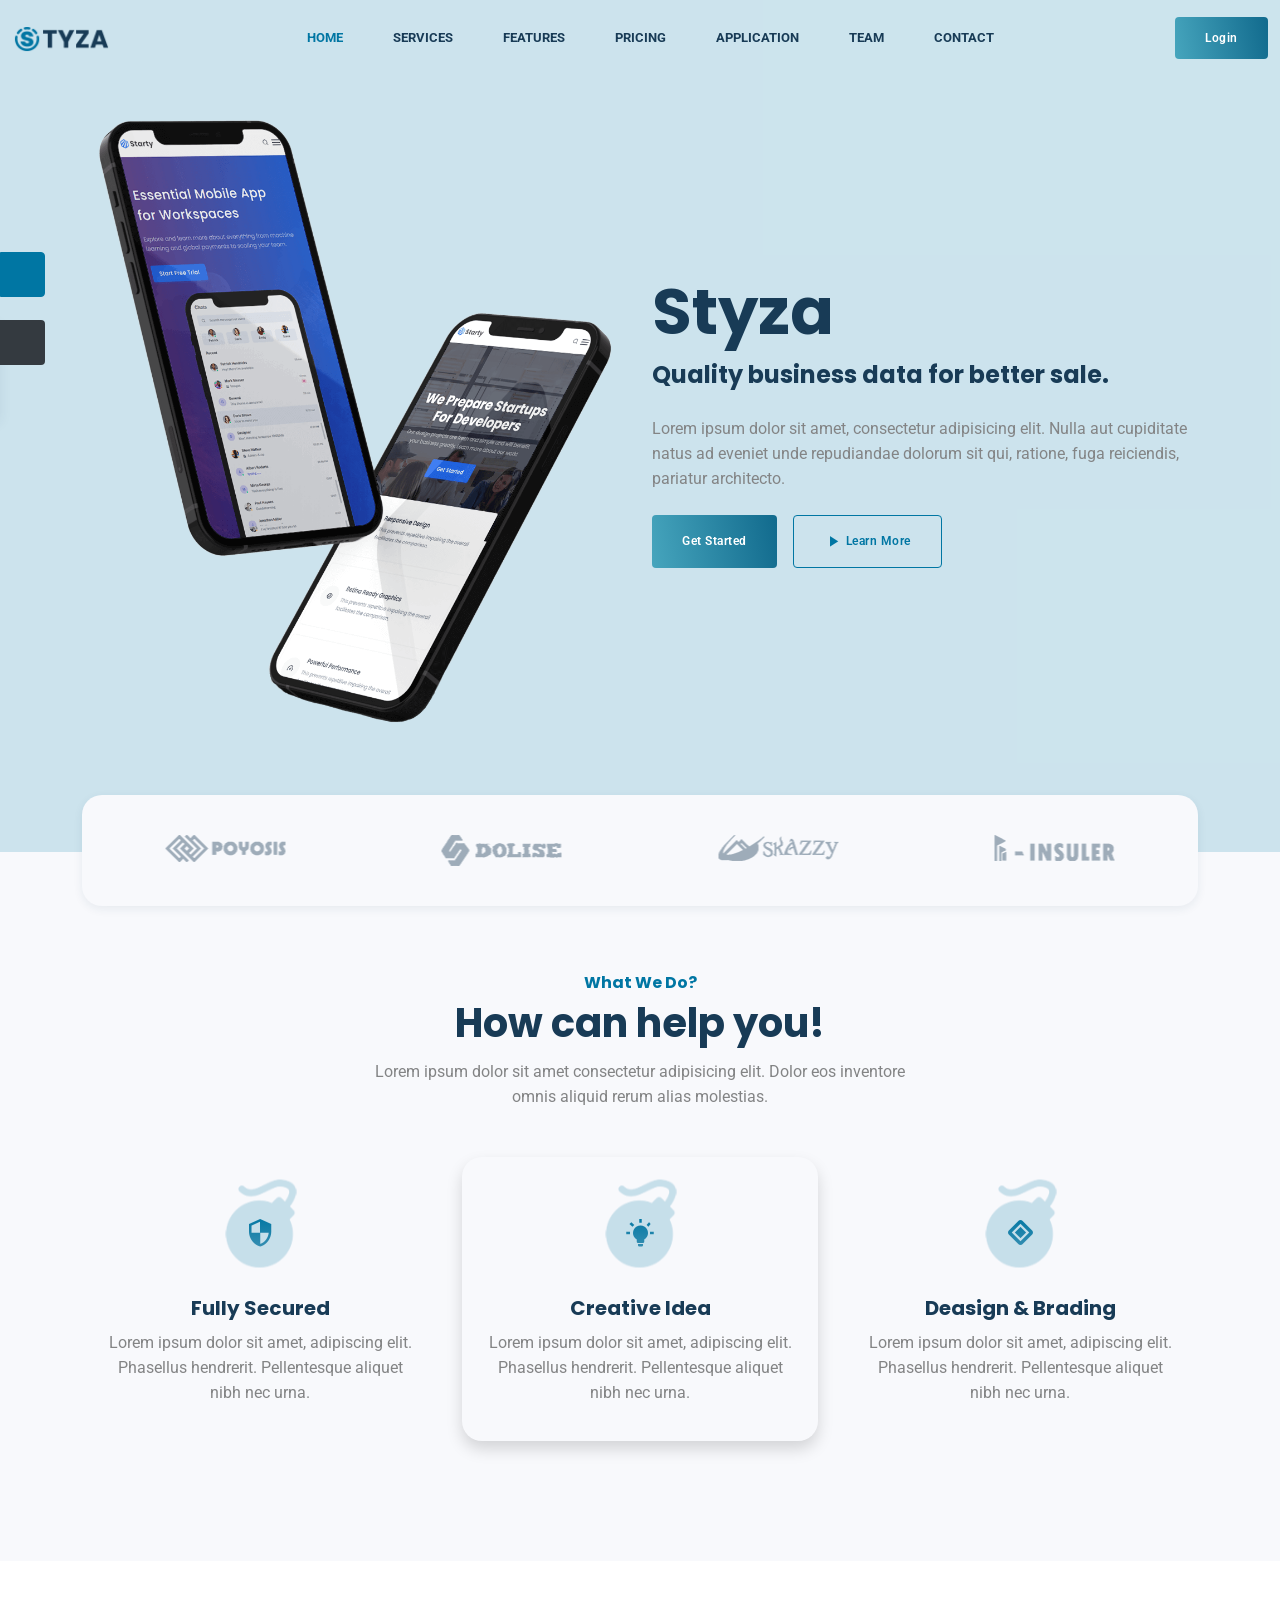
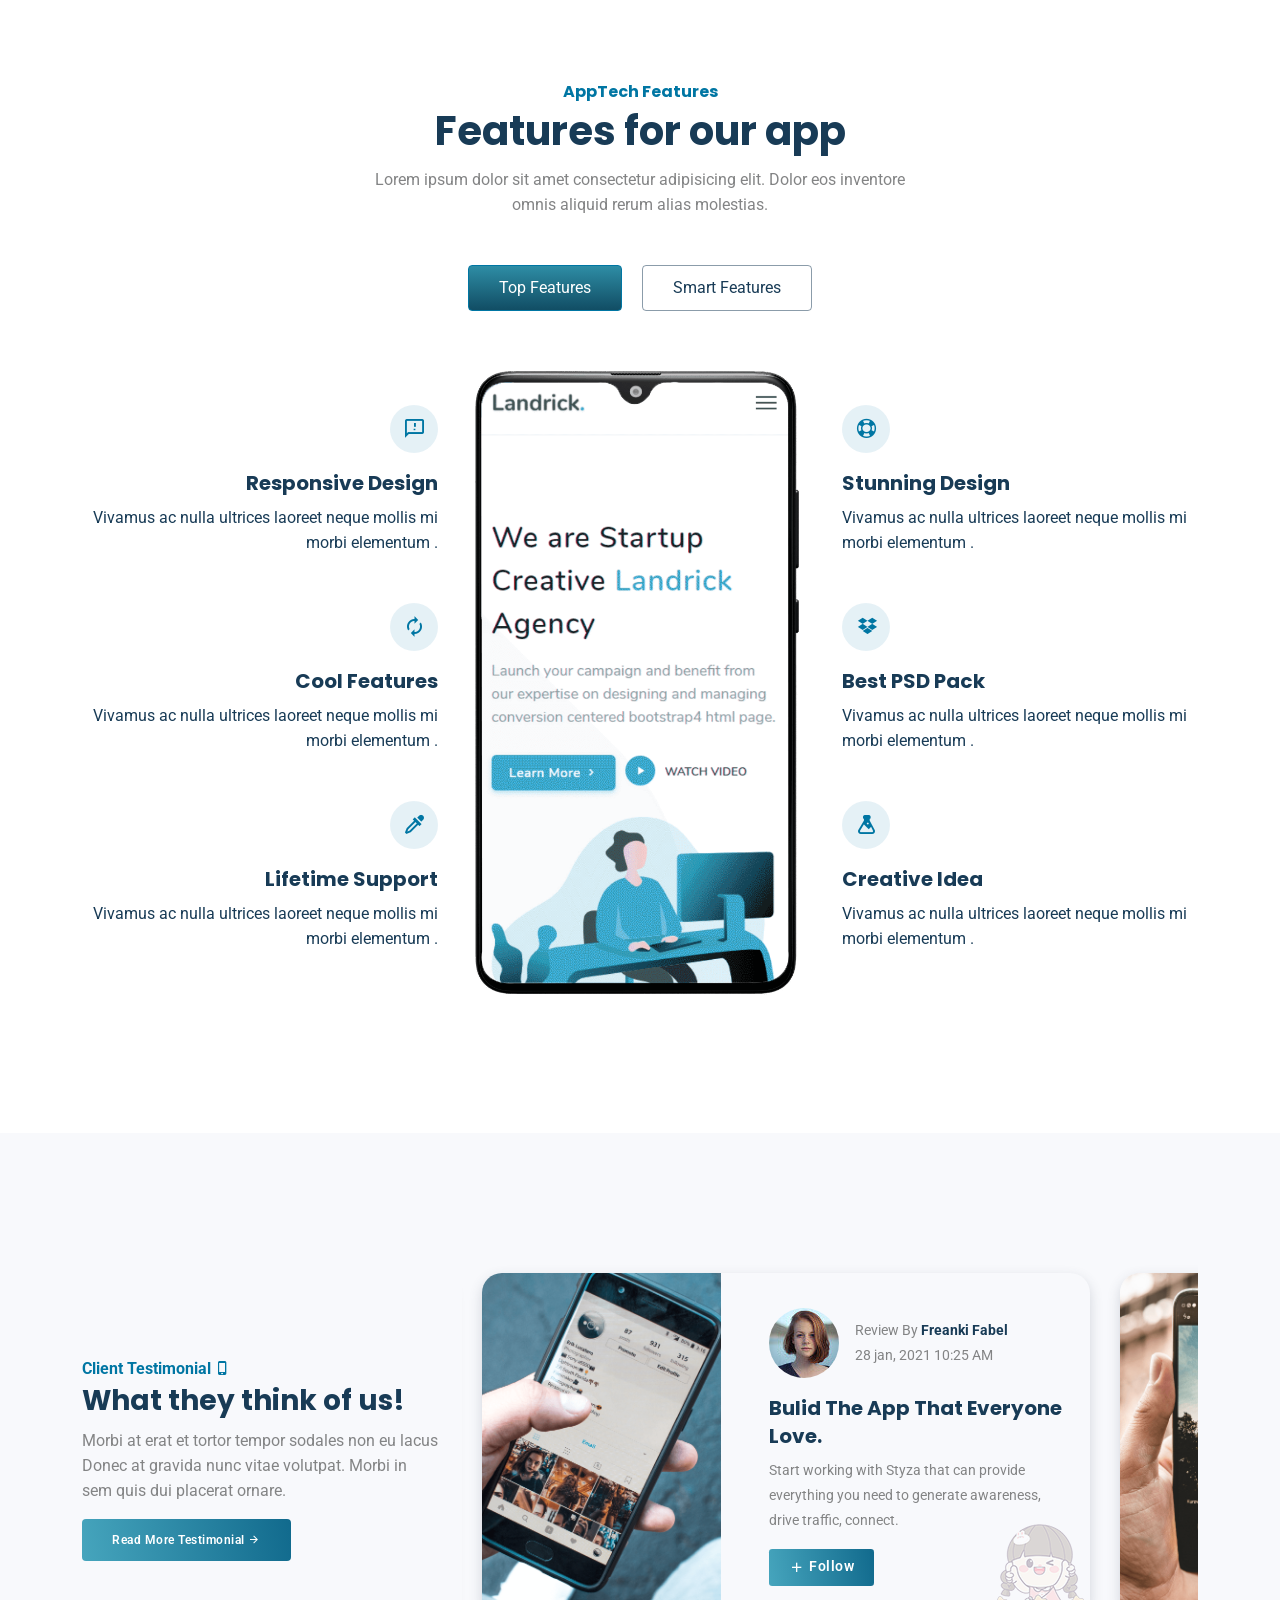
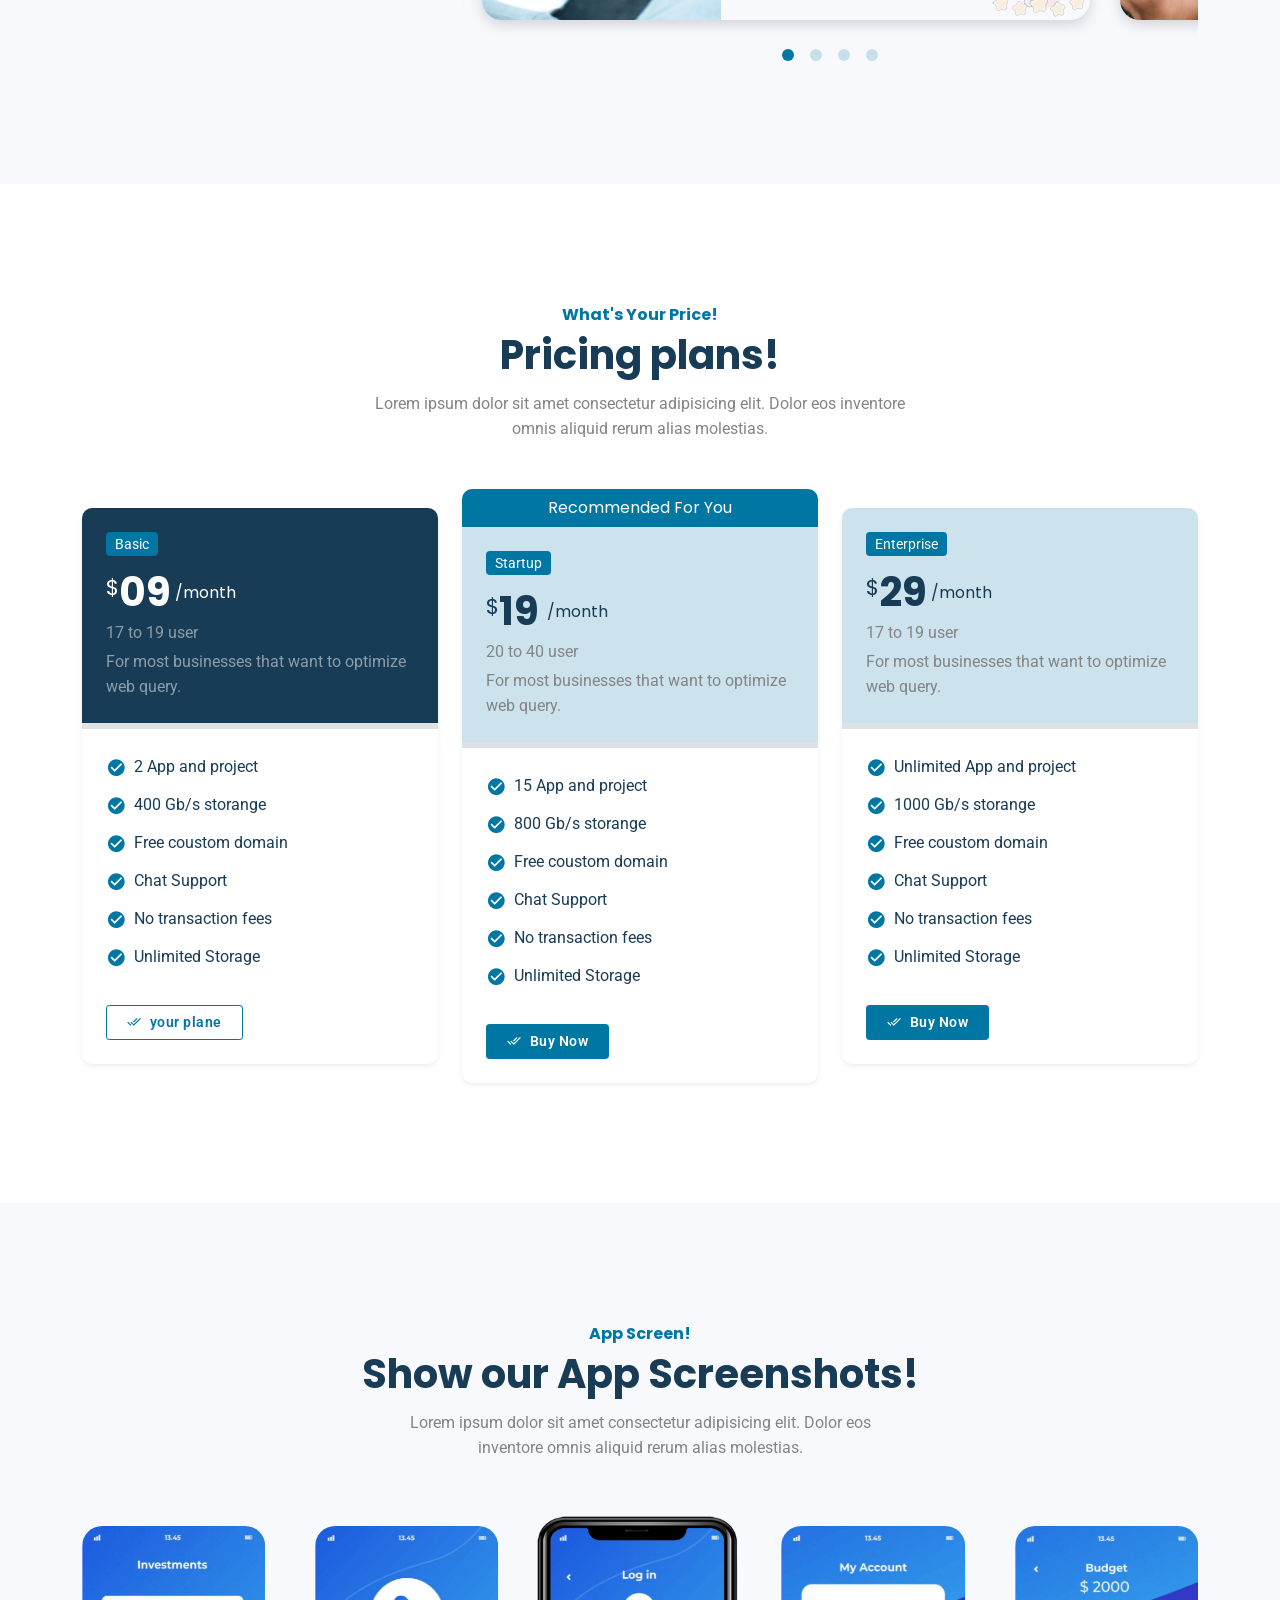
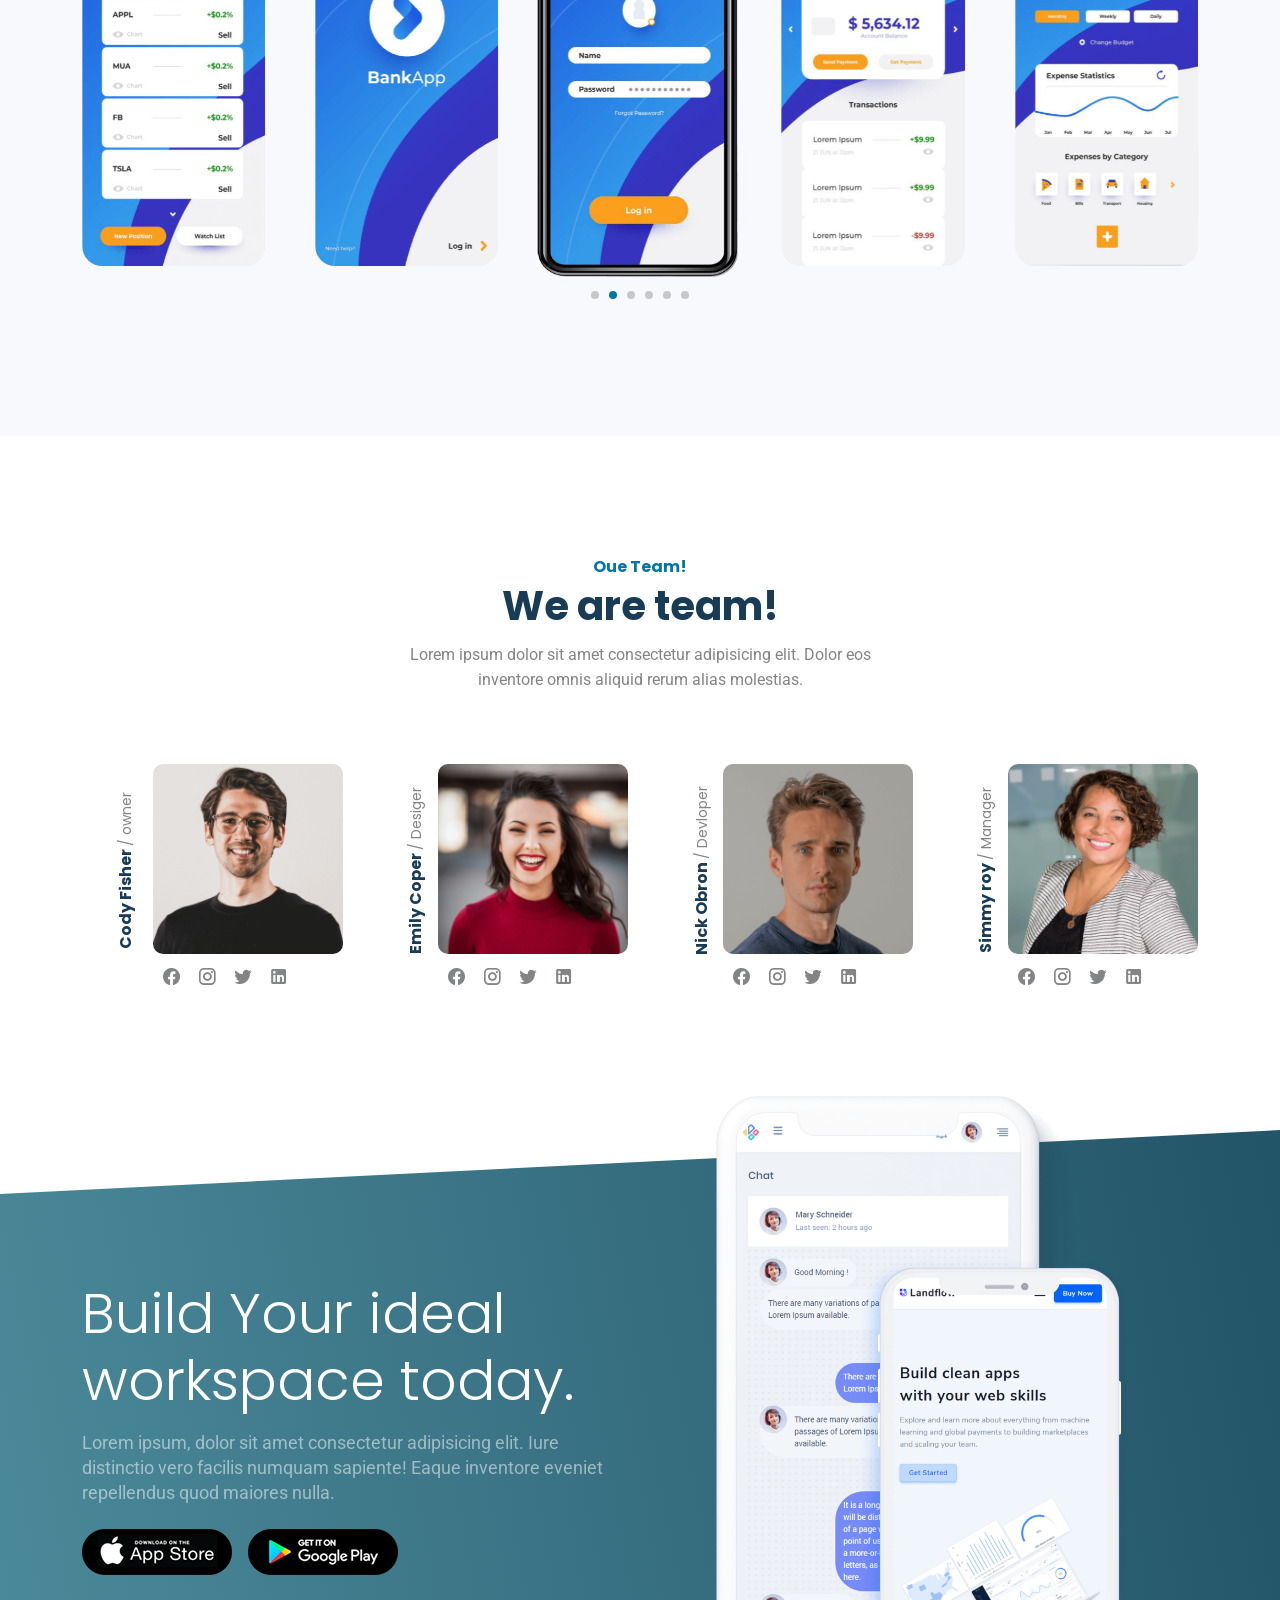
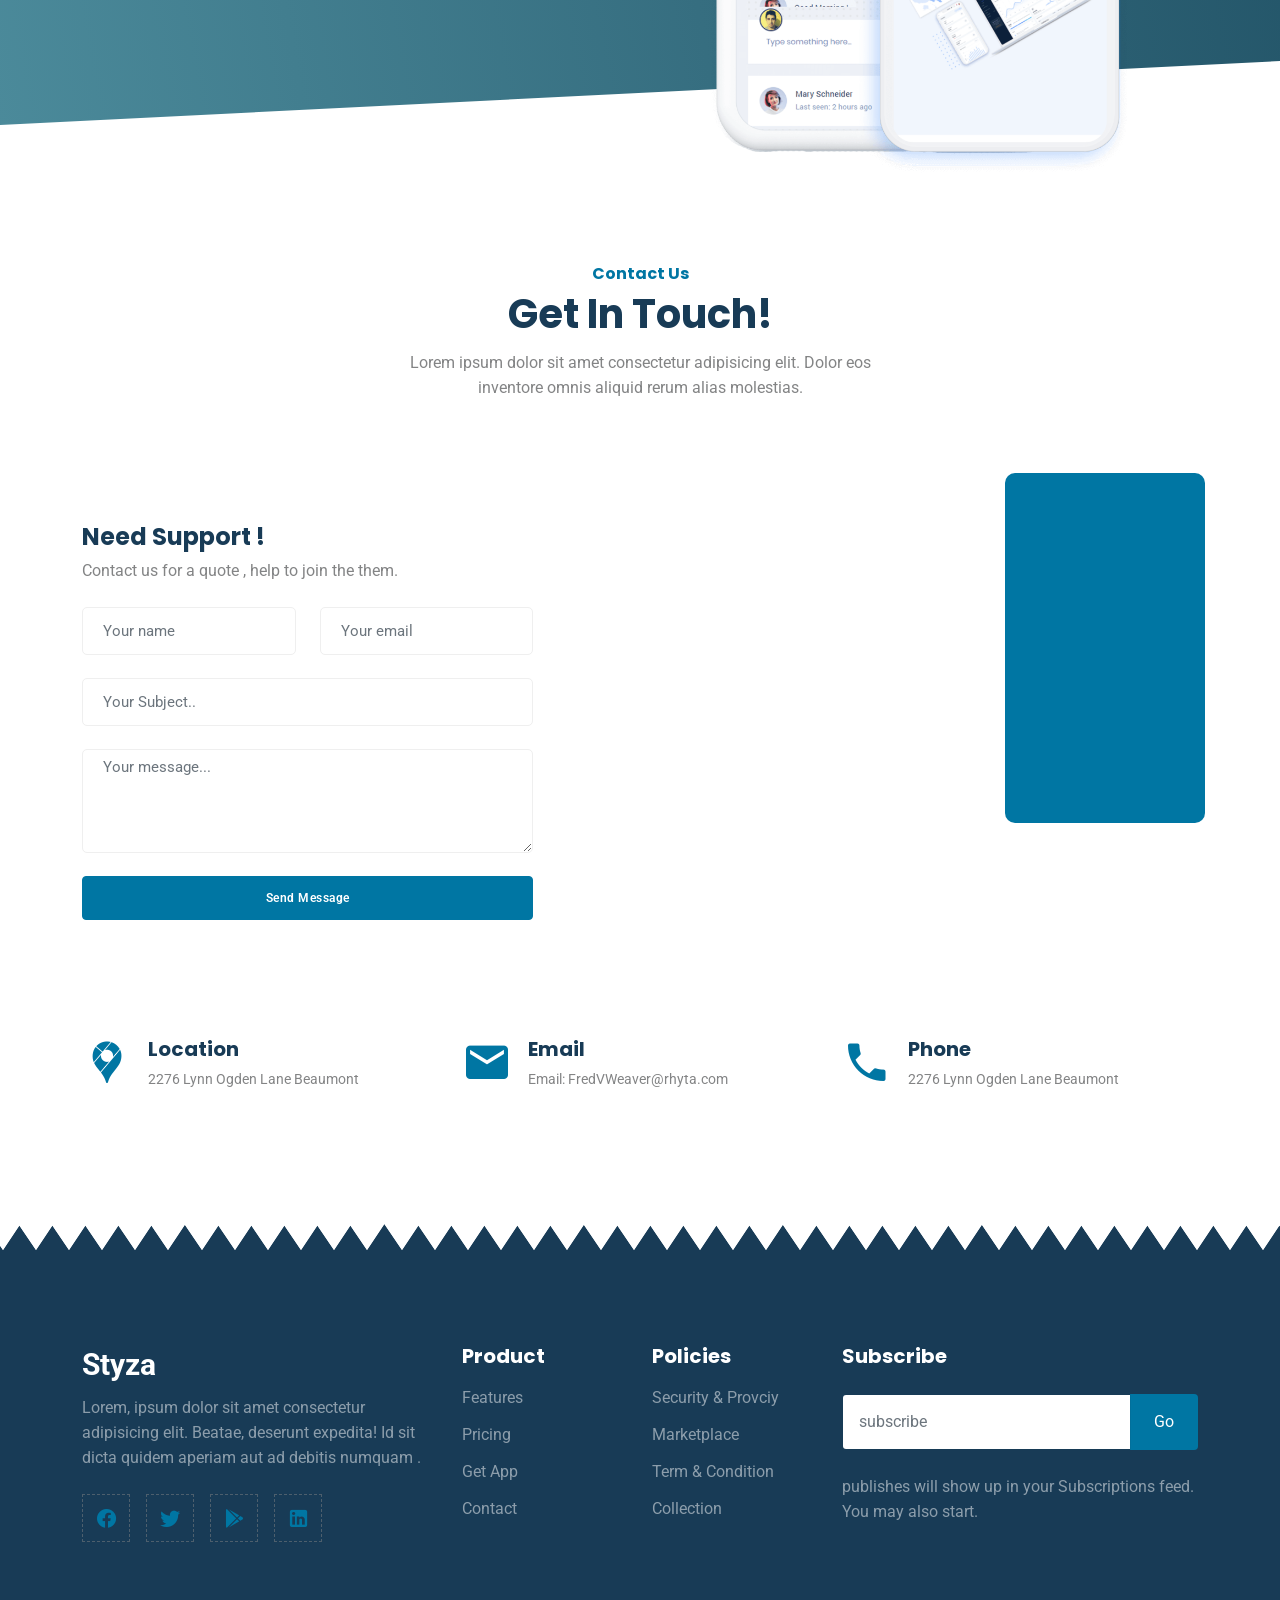
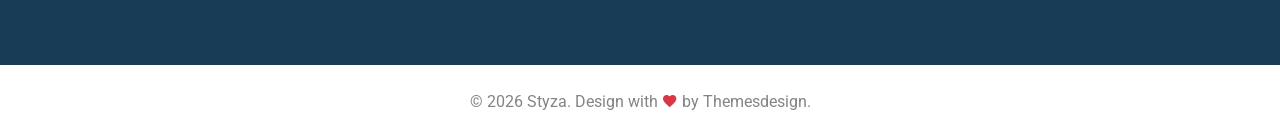
<file: public/HTML/index-4.html>
<!DOCTYPE html>
<html lang="en">

<head>
    <meta charset="utf-8" />
    <title>Styza - App Landing Template</title>
    <meta name="viewport" content="width=device-width, initial-scale=1.0">
    <meta name="description" content=" " />
    <meta name="keywords" content="" />
    <meta content="Pichforest" name="author" />

    <link rel="shortcut icon" href="images/favicon.ico">

    <!-- Bootstrap css -->
    <link rel="stylesheet" href="css/bootstrap.min.css" type="text/css" id="bootstrap-style" />

    <!-- Material Icon Css -->
    <link rel="stylesheet" href="css/materialdesignicons.min.css" type="text/css" />

    <!-- Unicon Css -->
    <link rel="stylesheet" href="https://unicons.iconscout.com/release/v4.0.0/css/line.css" />

    <!-- Swiper Css -->
    <link rel="stylesheet" href="css/tiny-slider.css" type="text/css" />
    <link rel="stylesheet" href="css/swiper.min.css" type="text/css" />

    <!-- Custom Css -->
    <link rel="stylesheet" href="css/style.min.css" type="text/css" />

    <!-- colors -->
    <link href="css/colors/default.css" rel="stylesheet" type="text/css" id="color-opt" />

</head>

<body data-bs-spy="scroll" data-bs-target="#navbar" data-bs-offset="71">

    <!-- light-dark mode button -->
    <a href="javascript: void(0);" id="mode" class="mode-btn text-white rounded-end">
        <i class="uil uil-brightness mode-dark mx-auto"></i>
        <i class="uil uil-moon bx-spin mode-light"></i>
    </a>

    <!-- START  NAVBAR -->
    <nav class="navbar navbar-expand-lg fixed-top navbar-custom sticky sticky-light" id="navbar">
        <div class="container-fluid">

            <!-- LOGO -->
            <a class="navbar-brand logo text-uppercase" href="index-1.html">
                <img src="images/logo-light.png" class="logo-light" alt="" height="28">
                <img src="images/logo-dark.png" class="logo-dark" alt="" height="28">
            </a>

            <button class="navbar-toggler" type="button" data-bs-toggle="collapse" data-bs-target="#navbarCollapse"
                aria-controls="navbarCollapse" aria-expanded="false" aria-label="Toggle navigation">
                <span class="mdi mdi-menu"></span>
            </button>

            <div class="collapse navbar-collapse" id="navbarCollapse">
                <ul class="navbar-nav ms-auto" id="navbar-navlist">
                    <li class="nav-item">
                        <a class="nav-link" href="#home">Home</a>
                    </li>
                    <li class="nav-item">
                        <a class="nav-link" href="#service">Services</a>
                    </li>
                    <li class="nav-item">
                        <a class="nav-link" href="#features">Features</a>
                    </li>
                    <li class="nav-item">
                        <a class="nav-link" href="#pricing">Pricing</a>
                    </li>
                    <li class="nav-item">
                        <a class="nav-link" href="#app">Application</a>
                    </li>
                    <li class="nav-item">
                        <a class="nav-link" href="#team">Team</a>
                    </li>
                    <li class="nav-item">
                        <a class="nav-link" href="#contact">Contact</a>
                    </li>
                </ul>
                <div class="ms-auto">
                    <a href="" class="btn bg-gradiant">Login</a>
                </div>

            </div>
        </div>
    </nav>
    <!-- END NAVBAR -->


    <!-- home section -->
    <section class="home-4 bg-soft-primary" id="home">
        <!-- start container -->
        <div class="container">
            <div class="home-content">
                <div class="row align-items-center">
                    <div class="col-lg-6 ">
                        <img src="images/home/home-4.png" alt="" class="img-fluid">
                    </div>
                    <div class="col-lg-6 ">
                        <h1 class="display-3 fw-bold">Styza</h1>
                        <h4>Quality business data for better sale.</h4>
                        <p class="text-muted mt-4">Lorem ipsum dolor sit amet, consectetur adipisicing elit. Nulla aut
                            cupiditate natus ad eveniet unde repudiandae dolorum sit qui, ratione, fuga reiciendis,
                            pariatur
                            architecto.</p>

                        <div class="d-flex mt-4">
                            <button class="btn bg-gradiant">Get Started</button>
                            <a href="#watchvideomodal" class="btn btn-outline-primary ms-3" data-bs-toggle="modal">
                                <i class="mdi mdi-play f-18 align-middle"></i> Learn More</a>
                        </div>
                    </div>

                    <div class="col-lg-6">

                    </div>
                </div>
            </div>

            <div class="row">
                <div class="col-lg-12">
                    <div class="logo-box ">
                        <div class="client-slider" id="client-slider">
                            <div class="item text-center">
                                <img src="images/branch-logo/img-1.png" alt="" class="img-fluid">
                            </div>
                            <!-- slider item -->

                            <div class="item text-center">
                                <img src="images/branch-logo/img-2.png" alt="" class="img-fluid">
                            </div>
                            <!-- slider item -->

                            <div class="item text-center">
                                <img src="images/branch-logo/img-3.png" alt="" class="img-fluid">
                            </div>
                            <!-- slider item -->

                            <div class="item text-center">
                                <img src="images/branch-logo/img-4.png" alt="" class="img-fluid">
                            </div>
                            <!-- slider item -->

                            <div class="item text-center">
                                <img src="images/branch-logo/img-5.png" alt="" class="img-fluid">
                            </div>
                            <!-- slider item -->

                            <div class="item text-center">
                                <img src="images/branch-logo/img-6.png" alt="" class="img-fluid">
                            </div>
                            <!-- slider item -->
                        </div>
                    </div>

                </div>
            </div>

        </div>
        <!-- end container -->


        <div class="modal fade bd-example-modal-lg" id="watchvideomodal" data-keyboard="false" tabindex="-1"
            aria-hidden="true">
            <div class="modal-dialog modal-dialog-centered modal-dialog modal-lg">
                <div class="modal-content hero-modal-0 bg-transparent">
                    <button type="button" class="btn-close" data-bs-dismiss="modal" aria-label="Close"></button>
                    <video id="VisaChipCardVideo" class="w-100" controls="">
                        <source src="https://www.w3schools.com/html/mov_bbb.mp4" type="video/mp4">
                        <!--Browser does not support <video> tag -->
                    </video>
                </div>
            </div>
        </div>
    </section>
    <!-- end home section -->



    <!-- service section -->
    <section class="section service bg-light" id="service">
        <div class="container">
            <div class="row justify-content-center">
                <div class="col-lg-6">
                    <div class="title text-center mb-5">
                        <h6 class="mb-0 fw-bold text-primary">What We Do?</h6>
                        <h2 class="f-40">How can help you!</h2>
                        <div class="border-phone">
                            <p class="text-muted">Lorem ipsum dolor sit amet consectetur adipisicing elit. Dolor eos
                                inventore omnis aliquid rerum alias molestias.</p>

                        </div>
                    </div>
                </div>
            </div>

            <div class="row justify-content-between">
                <div class="col-lg-4">
                    <div class="service-box text-center">
                        <div class="service-icon p-4"
                            style="background-image: url(./images/service/bomb.png); background-repeat: no-repeat; background-position: center;">
                            <i class="mdi mdi-security text-gradiant f-30"></i>
                        </div>

                        <div class="service-content mt-4">
                            <a href="">
                                <h5 class="fw-bold">Fully Secured</h5>
                            </a>
                            <p class="text-muted">Lorem ipsum dolor sit amet, adipiscing elit. Phasellus hendrerit.
                                Pellentesque aliquet nibh nec urna.</p>
                        </div>
                    </div>
                </div>

                <div class="col-lg-4 pt-4 pt-lg-0">
                    <div class="service-box text-center shadow">
                        <div class="service-icon p-4"
                            style="background-image: url(./images/service/bomb.png); background-repeat: no-repeat; background-position: center;">
                            <i class="mdi mdi-lightbulb-on text-gradiant f-30"></i>
                        </div>

                        <div class="service-content mt-4">
                            <a href="">
                                <h5 class="fw-bold">Creative Idea</h5>
                            </a>
                            <p class="text-muted">Lorem ipsum dolor sit amet, adipiscing elit. Phasellus hendrerit.
                                Pellentesque aliquet nibh nec urna.</p>
                        </div>
                    </div>
                </div>

                <div class="col-lg-4 pt-4 pt-lg-0">
                    <div class="service-box text-center">
                        <div class="service-icon p-4"
                            style="background-image: url(./images/service/bomb.png); background-repeat: no-repeat; background-position: center;">
                            <i class="mdi mdi-google-nearby text-gradiant f-30"></i>
                        </div>

                        <div class="service-content mt-4">
                            <a href="">
                                <h5 class="fw-bold">Deasign & Brading</h5>
                            </a>
                            <p class="text-muted">Lorem ipsum dolor sit amet, adipiscing elit. Phasellus hendrerit.
                                Pellentesque aliquet nibh nec urna.</p>
                        </div>
                    </div>
                </div>
            </div>
        </div>
    </section>
    <!-- end section -->


    <!-- start features -->
    <div class="section features" id="features">
        <!-- start container -->
        <div class="container">
            <div class="row justify-content-center">
                <div class="col-lg-6">
                    <div class="title text-center mb-5">
                        <h6 class="mb-0 fw-bold text-primary">AppTech Features</h6>
                        <h2 class="f-40">Features for our app </h2>
                        <p class="text-muted">Lorem ipsum dolor sit amet consectetur adipisicing elit. Dolor eos
                            inventore omnis aliquid rerum alias molestias.</p>
                    </div>
                </div>
            </div>

            <div class="row justify-content-center">


                <div class="col-lg-12">
                    <ul class="nav nav-pills mb-3 justify-content-center" id="pills-tab" role="tablist">
                        <li class="nav-item" role="presentation">
                            <button class="nav-link active" id="pills-home-tab" data-bs-toggle="pill"
                                data-bs-target="#pills-home" type="button" role="tab" aria-controls="pills-home"
                                aria-selected="true">Top Features</button>
                        </li>
                        <li class="nav-item" role="presentation">
                            <button class="nav-link" id="pills-profile-tab" data-bs-toggle="pill"
                                data-bs-target="#pills-profile" type="button" role="tab" aria-controls="pills-profile"
                                aria-selected="false">Smart Features</button>
                        </li>

                    </ul>
                    <div class="tab-content mt-5" id="pills-tabContent">
                        <div class="tab-pane fade show active" id="pills-home" role="tabpanel"
                            aria-labelledby="pills-home-tab">
                            <div class="row align-items-center">
                                <div class="col-lg-4">
                                    <div class="features-item text-start text-lg-end">
                                        <div class="icon avatar-sm text-center ms-lg-auto rounded-circle">
                                            <i class="mdi mdi-message-alert-outline f-24"></i>
                                        </div>
                                        <div class="content mt-3">
                                            <h5>Responsive Design</h5>
                                            <p>Vivamus ac nulla ultrices laoreet neque mollis mi morbi elementum .</p>
                                        </div>
                                    </div>

                                    <div class="features-item text-start text-lg-end mt-5">
                                        <div class="icon avatar-sm text-center ms-lg-auto rounded-circle">
                                            <i class="mdi mdi-autorenew f-24"></i>
                                        </div>
                                        <div class="content mt-3">
                                            <h5>Cool Features</h5>
                                            <p>Vivamus ac nulla ultrices laoreet neque mollis mi morbi elementum .</p>
                                        </div>
                                    </div>

                                    <div class="features-item text-start text-lg-end mt-5">
                                        <div class="icon avatar-sm text-center ms-lg-auto rounded-circle">
                                            <i class="mdi mdi-eyedropper f-24"></i>
                                        </div>
                                        <div class="content mt-3">
                                            <h5>Lifetime Support</h5>
                                            <p>Vivamus ac nulla ultrices laoreet neque mollis mi morbi elementum .</p>
                                        </div>
                                    </div>
                                </div>
                                <div class="col-lg-4">
                                    <img src="images/features/phone.png" alt="" class="img-fluid">
                                </div>
                                <div class="col-lg-4">
                                    <div class="features-item">
                                        <div class="icon avatar-sm text-center rounded-circle">
                                            <i class="mdi mdi-lifebuoy f-24"></i>
                                        </div>
                                        <div class="content mt-3">
                                            <h5>Stunning Design</h5>
                                            <p>Vivamus ac nulla ultrices laoreet neque mollis mi morbi elementum .</p>
                                        </div>
                                    </div>

                                    <div class="features-item mt-5">
                                        <div class="icon avatar-sm text-center rounded-circle">
                                            <i class="mdi mdi-dropbox f-24"></i>
                                        </div>
                                        <div class="content mt-3">
                                            <h5>Best PSD Pack</h5>
                                            <p>Vivamus ac nulla ultrices laoreet neque mollis mi morbi elementum .</p>
                                        </div>
                                    </div>

                                    <div class="features-item mt-5">
                                        <div class="icon avatar-sm text-center rounded-circle">
                                            <i class="mdi mdi-flask f-24"></i>
                                        </div>
                                        <div class="content mt-3">
                                            <h5>Creative Idea</h5>
                                            <p>Vivamus ac nulla ultrices laoreet neque mollis mi morbi elementum .</p>
                                        </div>
                                    </div>
                                </div>
                            </div>
                        </div>
                        <div class="tab-pane fade" id="pills-profile" role="tabpanel"
                            aria-labelledby="pills-profile-tab">

                            <div class="row align-items-center">
                                <div class="col-lg-6">
                                    <img src="images/features/phone2.png" alt="" class="img-fluid">
                                </div>

                                <div class="col-lg-6">
                                    <h2 class="mb-4">Smart Features</h2>

                                    <div class="row">
                                        <div class="col-lg-6">
                                            <div class="features-box mt-4">
                                                <div class="d-flex">
                                                    <div class="icon">
                                                        <i class="mdi mdi-check-circle f-20 me-2"></i>
                                                    </div>
                                                    <div class="heading">
                                                        <h6 class="mt-1">Fast Messaging</h6>
                                                        <p class="text-muted">Soluta velit sint, esse quis tempora
                                                            impedit corrupti in recusandae tenetur dignissimos
                                                            voluptates..</p>
                                                    </div>
                                                </div>
                                            </div>
                                            <div class="features-box mt-4">
                                                <div class="d-flex">
                                                    <div class="icon">
                                                        <i class="mdi mdi-check-circle f-20 me-2"></i>
                                                    </div>
                                                    <div class="heading">
                                                        <h6 class="mt-1">User Freindly</h6>
                                                        <p class="text-muted">Amet repudiandae illo quasi enim iusto
                                                            corporis ratione? Laudantium reprehenderit sint provident.
                                                        </p>
                                                    </div>
                                                </div>
                                            </div>
                                        </div>
                                        <div class="col-lg-6">
                                            <div class="features-box mt-4">
                                                <div class="d-flex">
                                                    <div class="icon">
                                                        <i class="mdi mdi-check-circle f-20 me-2"></i>
                                                    </div>
                                                    <div class="heading">
                                                        <h6 class="mt-1">Minimal Interface</h6>
                                                        <p class="text-muted">Repellat ad in autem, odio quos ex eum
                                                            recusandae cupiditate assumenda nihil incidunt dolorem qui
                                                            soluta.</p>
                                                    </div>
                                                </div>
                                            </div>
                                            <div class="features-box mt-4">
                                                <div class="d-flex">
                                                    <div class="icon">
                                                        <i class="mdi mdi-check-circle f-20 me-2"></i>
                                                    </div>
                                                    <div class="heading">
                                                        <h6 class="mt-1">Notification</h6>
                                                        <p class="text-muted">Ipsam nisi quam velit maxime corrupti ut
                                                            quos, ad eum laudantium voluptatibus, facilis numquam
                                                            repellendus.</p>
                                                    </div>
                                                </div>
                                            </div>
                                        </div>
                                    </div>
                                </div>
                            </div>
                        </div>

                    </div>
                </div>
            </div>
        </div>
        <!-- end container -->
    </div>
    <!-- end features -->



    <!-- start testimonial -->
    <section class="section bg-light testimonial" id="testimonial">
        <!-- start container -->
        <div class="container">
            <div class="row align-items-center">
                <div class="col-lg-4">
                    <div class="title">
                        <p class=" text-primary fw-bold mb-0">Client Testimonial <i
                                class="mdi mdi-cellphone-iphone"></i>
                        </p>
                        <h3>What they think of us!</h3>
                        <p class="text-muted">Morbi at erat et tortor tempor sodales non eu lacus Donec at gravida nunc
                            vitae
                            volutpat. Morbi in sem quis
                            dui placerat ornare.</p>
                        <button class="btn bg-gradiant">Read More Testimonial <i
                                class="mdi mdi-arrow-right"></i></button>
                    </div>
                </div>
                <div class="col-lg-8">
                    <div class="testi-slider" id="testi-slider">
                        <div class="item">
                            <div class="testi-box position-relative overflow-hidden">
                                <div class="row align-items-center">
                                    <div class="col-md-5">
                                        <img src="images/testi/img-1.png" alt="" class="img-fluid">
                                    </div>
                                    <div class="col-md-7">
                                        <div class="p-4">
                                            <div class="d-flex align-items-center">
                                                <div class="flex-shrink-0">
                                                    <div class="avatar">
                                                        <img src="images/user/img-1.jpg" alt=""
                                                            class="img-fluid rounded-circle">
                                                    </div>
                                                </div>
                                                <div class="flex-grow-1 ms-3">
                                                    <p class="f-14 mb-0 text-dark fw-bold"><span
                                                            class="text-muted fw-normal">Review By </span> Freanki Fabel
                                                    </p>
                                                    <div class="date">
                                                        <p class="text-muted mb-0 f-14">28 jan, 2021 <span>10:25
                                                                AM</span></p>
                                                    </div>
                                                </div>
                                            </div>

                                            <div class="mt-3">
                                                <h5 class="fw-bold">Bulid The App That Everyone Love.</h5>
                                                <p class="text-muted f-14">Start working with Styza that can provide
                                                    everything you need to generate awareness, drive traffic, connect.
                                                </p>
                                                <button class="btn btn-sm bg-gradiant"><i
                                                        class="mdi mdi-plus f-16 align-middle"></i>
                                                    Follow</button>
                                            </div>
                                        </div>
                                    </div>
                                </div>
                                <div class="back-image position-absolute end-0 bottom-0">
                                    <img src="images/testi/rating-image.png" alt="" class="img-fluid">
                                </div>

                            </div>
                        </div>
                        <!-- slider item -->

                        <div class="item">
                            <div class="testi-box position-relative overflow-hidden">
                                <div class="row align-items-center">
                                    <div class="col-md-5">
                                        <img src="images/testi/img-2.png" alt="" class="img-fluid">
                                    </div>
                                    <div class="col-md-7">
                                        <div class="p-4">
                                            <div class="d-flex align-items-center">
                                                <div class="flex-shrink-0">
                                                    <div class="avatar">
                                                        <img src="images/user/img-2.jpg" alt=""
                                                            class="img-fluid rounded-circle">
                                                    </div>
                                                </div>
                                                <div class="flex-grow-1 ms-3">
                                                    <p class="f-14 mb-0 text-dark fw-bold"><span
                                                            class="text-muted fw-normal">Review By </span> Freanki Fabel
                                                    </p>
                                                    <div class="date">
                                                        <p class="text-muted mb-0 f-14">28 jan, 2021 <span>10:25
                                                                AM</span></p>
                                                    </div>
                                                </div>
                                            </div>

                                            <div class="mt-3">
                                                <h5 class="fw-bold">Easy and prefect solution</h5>
                                                <p class="text-muted f-14">Start working with Styza that can provide
                                                    everything you need to generate awareness, drive traffic, connect.
                                                </p>
                                                <button class="btn btn-sm bg-gradiant"><i
                                                        class="mdi mdi-plus f-16 align-middle"></i>
                                                    Follow</button>
                                            </div>
                                        </div>
                                    </div>
                                </div>
                                <div class="back-image position-absolute end-0 bottom-0">
                                    <img src="images/testi/rating-image.png" alt="" class="img-fluid">
                                </div>

                            </div>
                        </div>

                        <!-- slider item -->
                        <div class="item ">
                            <div class="testi-box position-relative overflow-hidden">
                                <div class="row align-items-center">
                                    <div class="col-md-5">
                                        <img src="images/testi/img-3.png" alt="" class="img-fluid">
                                    </div>
                                    <div class="col-md-7">
                                        <div class="p-4">
                                            <div class="d-flex align-items-center">
                                                <div class="flex-shrink-0">
                                                    <div class="avatar">
                                                        <img src="images/user/img-3.jpg" alt=""
                                                            class="img-fluid rounded-circle">
                                                    </div>
                                                </div>
                                                <div class="flex-grow-1 ms-3">
                                                    <p class="f-14 mb-0 text-dark fw-bold"><span
                                                            class="text-muted fw-normal">Review By </span> Freanki Fabel
                                                    </p>
                                                    <div class="date">
                                                        <p class="text-muted mb-0 f-14">28 jan, 2021 <span>10:25
                                                                AM</span></p>
                                                    </div>
                                                </div>
                                            </div>

                                            <div class="mt-3">
                                                <h5 class="fw-bold">Bulid The App That Everyone Love.</h5>
                                                <p class="text-muted f-14">Start working with Styza that can provide
                                                    everything you need to generate awareness, drive traffic, connect.
                                                </p>
                                                <button class="btn btn-sm bg-gradiant"><i
                                                        class="mdi mdi-plus f-16 align-middle"></i>
                                                    Follow</button>
                                            </div>
                                        </div>
                                    </div>
                                </div>
                                <div class="back-image position-absolute end-0 bottom-0">
                                    <img src="images/testi/rating-image.png" alt="" class="img-fluid">
                                </div>

                            </div>
                        </div>

                        <!-- slider item -->
                        <div class="item ">
                            <div class="testi-box position-relative overflow-hidden">
                                <div class="row align-items-center">
                                    <div class="col-md-5">
                                        <img src="images/testi/img-4.png" alt="" class="img-fluid">
                                    </div>
                                    <div class="col-md-7">
                                        <div class="p-4">
                                            <div class="d-flex align-items-center">
                                                <div class="flex-shrink-0">
                                                    <div class="avatar">
                                                        <img src="images/user/img-4.jpg" alt=""
                                                            class="img-fluid rounded-circle">
                                                    </div>
                                                </div>
                                                <div class="flex-grow-1 ms-3">
                                                    <p class="f-14 mb-0 text-dark fw-bold"><span
                                                            class="text-muted fw-normal">Review By </span> Freanki Fabel
                                                    </p>
                                                    <div class="date">
                                                        <p class="text-muted mb-0 f-14">28 jan, 2021 <span>10:25
                                                                AM</span></p>
                                                    </div>
                                                </div>
                                            </div>

                                            <div class="mt-3">
                                                <h5 class="fw-bold">Bulid The App That Everyone Love.</h5>
                                                <p class="text-muted f-14">Start working with Styza that can provide
                                                    everything you need to generate awareness, drive traffic, connect.
                                                </p>
                                                <button class="btn btn-sm bg-gradiant"><i
                                                        class="mdi mdi-plus f-16 align-middle"></i>
                                                    Follow</button>
                                            </div>
                                        </div>
                                    </div>
                                </div>
                                <div class="back-image position-absolute end-0 bottom-0">
                                    <img src="images/testi/rating-image.png" alt="" class="img-fluid">
                                </div>

                            </div>
                        </div>
                        <!-- slider item -->
                    </div>
                </div>
            </div>
        </div>
        <!-- end container -->
    </section>
    <!-- end testimonial -->



    <!-- pricing section -->
    <section class="section pricing" id="pricing">
        <div class="container">
            <div class="row justify-content-center">
                <div class="col-lg-6">
                    <div class="title text-center mb-5">
                        <h6 class="mb-0 fw-bold text-primary">What's Your Price!</h6>
                        <h2 class="f-40">Pricing plans!</h2>
                        <p class="text-muted">Lorem ipsum dolor sit amet consectetur adipisicing elit. Dolor eos
                            inventore omnis aliquid rerum alias molestias.</p>

                    </div>
                </div>
            </div>

            <div class="row align-items-center">
                <div class="col-lg-4">
                    <div class="price-item shadow-sm overflow-hidden">
                        <div class="price-up-box active p-4">
                            <div class="badge bg-primary fw-normal f-14">Basic</div>
                            <div class="price-tag mt-2">
                                <h2 class="text-white mb-0 f-40"><sup class="f-22 fw-normal">$</sup>09<sup
                                        class="f-16 fw-normal"> /month</sup></h2>
                            </div>
                            <p class="text-white-50 mb-1">17 to 19 user</p>
                            <p class="text-white-50 mb-0">For most businesses that want to optimize web query.</p>
                        </div>
                        <div class="border border-3"></div>

                        <div class="price-down-box p-4">
                            <ul class="list-unstyled ">
                                <li><i class="mdi mdi-check-circle f-20 align-middle me-2 text-primary"></i>2 App and
                                    project</li>
                                <li class="mt-2"><i
                                        class="mdi mdi-check-circle f-20 align-middle me-2 text-primary"></i>400 Gb/s
                                    storange</li>
                                <li class="mt-2"><i
                                        class="mdi mdi-check-circle f-20 align-middle me-2 text-primary"></i>Free
                                    coustom domain
                                </li>
                                <li class="mt-2"><i
                                        class="mdi mdi-check-circle f-20 align-middle me-2 text-primary"></i>Chat
                                    Support
                                </li>
                                <li class="mt-2"><i
                                        class="mdi mdi-check-circle f-20 align-middle me-2 text-primary"></i>No
                                    transaction fees
                                </li>
                                <li class="mt-2"><i
                                        class="mdi mdi-check-circle f-20 align-middle me-2 text-primary"></i>Unlimited
                                    Storage
                                </li>

                            </ul>
                            <a href="" class="btn btn-sm text-primary mt-3"><i class="mdi mdi-check-all me-2"></i>your
                                plane</a>
                        </div>
                    </div>
                </div>
                <div class="col-lg-4 ">
                    <div class="price-item shadow-sm overflow-hidden mt-4 mt-lg-0">
                        <div class="topbar-header bg-primary py-2 text-center">
                            <h6 class="mb-0 text-white fw-normal">Recommended For You</h6>
                        </div>
                        <div class="price-up-box p-4">
                            <div class="badge bg-primary fw-normal f-14">Startup</div>
                            <div class="price-tag mt-2">
                                <h2 class="text-dark mb-0 f-40"><sup class="f-22 fw-normal">$</sup>19
                                    <sup class="f-16 fw-normal"> /month</sup>
                                </h2>
                            </div>
                            <p class="text-muted mb-1">20 to 40 user</p>
                            <p class="text-muted mb-0">For most businesses that want to optimize web query.</p>
                        </div>
                        <div class="border border-3"></div>

                        <div class="price-down-box p-4">
                            <ul class="list-unstyled ">
                                <li><i class="mdi mdi-check-circle f-20 align-middle me-2 text-primary"></i>15 App and
                                    project</li>
                                <li class="mt-2"><i
                                        class="mdi mdi-check-circle f-20 align-middle me-2 text-primary"></i>800 Gb/s
                                    storange</li>
                                <li class="mt-2"><i
                                        class="mdi mdi-check-circle f-20 align-middle me-2 text-primary"></i>Free
                                    coustom domain
                                </li>
                                <li class="mt-2"><i
                                        class="mdi mdi-check-circle f-20 align-middle me-2 text-primary"></i>Chat
                                    Support
                                </li>
                                <li class="mt-2"><i
                                        class="mdi mdi-check-circle f-20 align-middle me-2 text-primary"></i>No
                                    transaction fees
                                </li>
                                <li class="mt-2"><i
                                        class="mdi mdi-check-circle f-20 align-middle me-2 text-primary"></i>Unlimited
                                    Storage
                                </li>
                            </ul>
                            <a href="" class="btn btn-sm btn-primary mt-3"><i class="mdi mdi-check-all me-2"></i>Buy
                                Now</a>
                        </div>
                    </div>
                </div>
                <div class="col-lg-4">
                    <div class="price-item shadow-sm overflow-hidden mt-4 mt-lg-0">
                        <div class="price-up-box p-4">
                            <div class="badge bg-primary fw-normal f-14">Enterprise</div>
                            <div class="price-tag mt-2">
                                <h2 class="text-dark mb-0 f-40"><sup class="f-22 fw-normal">$</sup>29<sup
                                        class="f-16 fw-normal"> /month</sup></h2>
                            </div>
                            <p class="text-muted mb-1">17 to 19 user</p>
                            <p class="text-muted mb-0">For most businesses that want to optimize web query.</p>
                        </div>
                        <div class="border border-3"></div>

                        <div class="price-down-box p-4">
                            <ul class="list-unstyled ">
                                <li><i class="mdi mdi-check-circle f-20 align-middle me-2 text-primary"></i>Unlimited
                                    App and
                                    project</li>
                                <li class="mt-2"><i
                                        class="mdi mdi-check-circle f-20 align-middle me-2 text-primary"></i>1000 Gb/s
                                    storange</li>
                                <li class="mt-2"><i
                                        class="mdi mdi-check-circle f-20 align-middle me-2 text-primary"></i>Free
                                    coustom domain
                                </li>
                                <li class="mt-2"><i
                                        class="mdi mdi-check-circle f-20 align-middle me-2 text-primary"></i>Chat
                                    Support
                                </li>
                                <li class="mt-2"><i
                                        class="mdi mdi-check-circle f-20 align-middle me-2 text-primary"></i>No
                                    transaction fees
                                </li>
                                <li class="mt-2"><i
                                        class="mdi mdi-check-circle f-20 align-middle me-2 text-primary"></i>Unlimited
                                    Storage
                                </li>
                            </ul>
                            <a href="" class="btn btn-sm btn-primary mt-3"><i class="mdi mdi-check-all me-2"></i>Buy
                                Now</a>
                        </div>
                    </div>
                </div>
            </div>
        </div>
    </section>
    <!-- end pricing -->



    <!-- slider section -->
    <section class="section app-slider bg-light" id="app">
        <!-- start container -->
        <div class="container">
            <div class="row justify-content-center">
                <div class="col-lg-8">
                    <div class="title text-center mb-5">
                        <h6 class="mb-0 fw-bold text-primary">App Screen!</h6>
                        <h2 class="f-40">Show our App Screenshots!</h2>
                        <p class="text-muted">Lorem ipsum dolor sit amet consectetur adipisicing elit. Dolor eos <br>
                            inventore omnis aliquid rerum alias molestias.</p>
                    </div>
                </div>
            </div>

            <div class="row">
                <div class="col-lg-12">
                    <div class="swiper-container">
                        <div class="fream-phone ">
                            <img src="images/testi/phone-fream.png" alt="" class="img-fluid">
                        </div>

                        <div class="swiper-wrapper">
                            <div class="swiper-slide border-radius">
                                <img src="images/testi/ss/s-1.png" alt="" class="img-fluid">
                            </div>
                            <div class="swiper-slide border-radius">
                                <img src="images/testi/ss/s-2.png" alt="" class="img-fluid">
                            </div>
                            <div class="swiper-slide border-radius">
                                <img src="images/testi/ss/s-3.png" alt="" class="img-fluid">
                            </div>
                            <div class="swiper-slide border-radius">
                                <img src="images/testi/ss/s-4.png" alt="" class="img-fluid">
                            </div>
                            <div class="swiper-slide border-radius">
                                <img src="images/testi/ss/s-5.png" alt="" class="img-fluid">
                            </div>
                            <div class="swiper-slide border-radius">
                                <img src="images/testi/ss/s-6.png" alt="" class="img-fluid">
                            </div>
                        </div>

                        <!-- navigation buttons -->
                        <div class="swiper-pagination"></div>
                    </div>
                </div>
            </div>
            <!-- end container -->
        </div>
    </section>
    <!-- end section -->



    <!-- team section -->
    <section class="section team" id="team">
        <!-- start container -->
        <div class="container">
            <div class="row justify-content-center">
                <div class="col-lg-8">
                    <div class="title text-center mb-5">
                        <h6 class="mb-0 fw-bold text-primary">Oue Team!</h6>
                        <h2 class="f-40">We are team!</h2>
                        <p class="text-muted">Lorem ipsum dolor sit amet consectetur adipisicing elit. Dolor eos <br>
                            inventore omnis aliquid rerum alias molestias.</p>
                    </div>
                </div>
            </div>

            <div class="row justify-content-center mt-4">
                <div class="col-lg-3 col-md-6">
                    <div class="team-box text-end">
                        <div class="row justify-content-end">
                            <div class="col-lg-9 col-10">
                                <div class="team-image">
                                    <img src="images/team/img1.png" alt="" class="img-fluid">
                                </div>
                                <div class="team-icon ">
                                    <div class="d-flex mt-2">
                                        <div class="social-icon facebook mx-2">
                                            <a href=""> <i class="mdi mdi-facebook f-20"></i></a>
                                        </div>
                                        <div class="social-icon instagram mx-2">
                                            <a href=""><i class="mdi mdi-instagram f-20"></i></a>
                                        </div>
                                        <div class="social-icon twitter mx-2">
                                            <a href=""><i class="mdi mdi-twitter f-20"></i></a>
                                        </div>
                                        <div class="social-icon linkedin mx-2">
                                            <a href=""><i class="mdi mdi-linkedin f-20"></i></a>
                                        </div>
                                    </div>
                                </div>
                            </div>
                        </div>
                        <div class="team-info position-absolute">
                            <h6>Cody Fisher <span class="f-14 text-muted fw-normal">/ owner</span></h6>
                        </div>
                    </div>
                </div>

                <div class="col-lg-3 col-md-6">
                    <div class="team-box">
                        <div class="row justify-content-end">
                            <div class="col-lg-9 col-10">
                                <div class="team-image text-end">
                                    <img src="images/team/img4.png" alt="" class="img-fluid">
                                </div>
                                <div class="team-icon">
                                    <div class="d-flex mt-2">
                                        <div class="social-icon facebook mx-2">
                                            <a href=""> <i class="mdi mdi-facebook f-20"></i></a>
                                        </div>
                                        <div class="social-icon instagram mx-2">
                                            <a href=""><i class="mdi mdi-instagram f-20"></i></a>
                                        </div>
                                        <div class="social-icon twitter mx-2">
                                            <a href=""><i class="mdi mdi-twitter f-20"></i></a>
                                        </div>
                                        <div class="social-icon linkedin mx-2">
                                            <a href=""><i class="mdi mdi-linkedin f-20"></i></a>
                                        </div>
                                    </div>
                                </div>
                            </div>
                        </div>
                        <div class="team-info position-absolute">
                            <h6>Emily Coper <span class="f-14 text-muted fw-normal">/ Desiger</span></h6>
                        </div>
                    </div>
                </div>

                <div class="col-lg-3 col-md-6">
                    <div class="team-box">
                        <div class="row justify-content-end">
                            <div class="col-lg-9 col-10">
                                <div class="team-image text-end">
                                    <img src="images/team/img3.png" alt="" class="img-fluid">
                                </div>
                                <div class="team-icon">
                                    <div class="d-flex mt-2">
                                        <div class="social-icon facebook mx-2">
                                            <a href=""> <i class="mdi mdi-facebook f-20"></i></a>
                                        </div>
                                        <div class="social-icon instagram mx-2">
                                            <a href=""><i class="mdi mdi-instagram f-20"></i></a>
                                        </div>
                                        <div class="social-icon twitter mx-2">
                                            <a href=""><i class="mdi mdi-twitter f-20"></i></a>
                                        </div>
                                        <div class="social-icon linkedin mx-2">
                                            <a href=""><i class="mdi mdi-linkedin f-20"></i></a>
                                        </div>
                                    </div>
                                </div>
                            </div>
                        </div>
                        <div class="team-info position-absolute">
                            <h6>Nick Obron <span class="f-14 text-muted fw-normal">/ Devloper</span></h6>
                        </div>
                    </div>
                </div>

                <div class="col-lg-3 col-md-6">
                    <div class="team-box">
                        <div class="row justify-content-end">
                            <div class="col-lg-9 col-10">
                                <div class="team-image text-end">
                                    <img src="images/team/img2.png" alt="" class="img-fluid">
                                </div>
                                <div class="team-icon">
                                    <div class="d-flex mt-2">
                                        <div class="social-icon facebook mx-2">
                                            <a href=""> <i class="mdi mdi-facebook f-20"></i></a>
                                        </div>
                                        <div class="social-icon instagram mx-2">
                                            <a href=""><i class="mdi mdi-instagram f-20"></i></a>
                                        </div>
                                        <div class="social-icon twitter mx-2">
                                            <a href=""><i class="mdi mdi-twitter f-20"></i></a>
                                        </div>
                                        <div class="social-icon linkedin mx-2">
                                            <a href=""><i class="mdi mdi-linkedin f-20"></i></a>
                                        </div>
                                    </div>
                                </div>
                            </div>
                        </div>
                        <div class="team-info position-absolute">
                            <h6>Simmy roy <span class="f-14 text-muted fw-normal">/ Manager</span></h6>
                        </div>
                    </div>
                </div>

            </div>
        </div>
        <!-- end container -->
    </section>
    <!-- end section -->



    <!-- cta section -->
    <section class="section cta">
        <div class="bg-overlay-gradiant"></div>
        <!-- start container -->
        <div class="container position-relative">
            <div class="row">
                <div class="col-lg-6">
                    <div class="py-5">
                        <h1 class="display-4 text-white">Build Your ideal workspace today.</h1>
                        <p class="text-white-50 mt-3 f-18">Lorem ipsum, dolor sit amet consectetur adipisicing elit.
                            Iure distinctio vero facilis numquam sapiente! Eaque inventore eveniet repellendus quod
                            maiores nulla.</p>
                        <div class="d-flex mt-4 ">
                            <div class="app-store">
                                <a href=""><img src="images/img-appstore.png" alt="" class="img-fluid"></a>
                            </div>
                            <div class="googleplay">
                                <a href=""><img src="images/img-googleplay.png " alt="" class="img-fluid ms-3"></a>
                            </div>
                        </div>
                    </div>
                </div>
                <div class="col-lg-6">
                    <div class="cta-phone-image">
                        <img src="images/cta-bg.png" alt="" class=" img-fluid">
                    </div>
                </div>
            </div>
        </div>
        <!-- end container -->
    </section>
    <!-- end section -->


    <!-- contact section -->
    <section class="section contact overflow-hidden" id="contact">
        <!-- start container -->
        <div class="container">
            <div class="row justify-content-center">
                <div class="col-lg-6">
                    <div class="title text-center mb-5">
                        <h6 class="mb-0 fw-bold text-primary">Contact Us</h6>
                        <h2 class="f-40">Get In Touch!</h2>
                        <p class="text-muted">Lorem ipsum dolor sit amet consectetur adipisicing elit. Dolor eos <br>
                            inventore omnis aliquid rerum alias molestias.</p>

                    </div>
                </div>
            </div>

            <div class="row align-items-center">
                <div class="col-lg-5">
                    <div class="contact-box">
                        <div class="mb-4">
                            <h4 class=" fw-semibold mb-1">Need Support !</h4>
                            <p class="text-muted">Contact us for a quote , help to join the them.</p>
                        </div>

                        <div class="custom-form mt-4 ">
                            <form method="post" name="myForm" onsubmit="return validateForm()">
                                <p id="error-msg" style="opacity: 1;">
                                    <!-- <div class="alert alert-warning">*Please enter a Name*</div> -->
                                </p>

                                <div id="simple-msg"></div>
                                <div class="row">
                                    <div class="col-lg-6">
                                        <div class="form-group">
                                            <input name="name" id="name" type="text" class="form-control contact-form"
                                                placeholder="Your name">
                                        </div>
                                    </div>
                                    <div class="col-lg-6">
                                        <div class="form-group">
                                            <input name="email" id="email" type="email"
                                                class="form-control contact-form" placeholder="Your email">
                                        </div>
                                    </div>
                                </div>
                                <div class="row">
                                    <div class="col-lg-12">
                                        <div class="form-group mt-2">
                                            <input type="text" class="form-control contact-form" id="subject"
                                                placeholder="Your Subject..">
                                        </div>
                                    </div>
                                </div>
                                <div class="row">
                                    <div class="col-lg-12">
                                        <div class="form-group mt-2">
                                            <textarea name="comments" id="comments" rows="4"
                                                class="form-control contact-form h-auto"
                                                placeholder="Your message..."></textarea>
                                        </div>
                                    </div>
                                </div>
                                <div class="row my-2">
                                    <div class="col-lg-12 d-grid">
                                        <input type="submit" id="submit" name="send"
                                            class="submitBnt btn btn-rounded btn-primary" value="Send Message">
                                    </div>
                                </div>
                            </form>
                        </div>
                    </div>


                </div>
                <div class="col-lg-7">
                    <div class="m-5">
                        <div class="position-relative">
                            <div class="contact-map">
                                <iframe
                                    src="https://www.google.com/maps/embed?pb=!1m14!1m12!1m3!1d29754.94142818836!2d72.88699279999999!3d21.217263799999998!2m3!1f0!2f0!3f0!3m2!1i1024!2i768!4f13.1!5e0!3m2!1sen!2sin!4v1641286801478!5m2!1sen!2sin"
                                    width="550" height="450" style="border:0;" allowfullscreen=""
                                    loading="lazy"></iframe>
                            </div>
                            <div class="map-shape"></div>
                        </div>

                    </div>
                </div>
            </div>


            <div class="row mt-4">
                <div class="col-md-4">
                    <div class="d-flex align-items-center">
                        <div class="flex-shrink-0">
                            <i class="mdi mdi-google-maps f-50 text-primary"></i>
                        </div>
                        <div class="flex-grow-1 ms-3">
                            <h5 class="mb-1">Location</h5>
                            <p class="f-14 mb-0 text-muted">2276 Lynn Ogden Lane Beaumont</p>
                        </div>
                    </div>
                </div>
                <div class="col-md-4">
                    <div class="d-flex align-items-center mt-4 mt-lg-0">
                        <div class="flex-shrink-0">
                            <i class="mdi mdi-email f-50 text-primary"></i>
                        </div>
                        <div class="flex-grow-1 ms-3">
                            <h5 class="mb-1">Email</h5>
                            <p class="f-14 mb-0 text-muted">Email: FredVWeaver@rhyta.com</p>
                        </div>
                    </div>
                </div>
                <div class="col-md-4">
                    <div class="d-flex align-items-center mt-4 mt-lg-0">
                        <div class="flex-shrink-0">
                            <i class="mdi mdi-phone f-50 text-primary"></i>
                        </div>
                        <div class="flex-grow-1 ms-3">
                            <h5 class="mb-1">Phone</h5>
                            <p class="f-14 mb-0 text-muted">2276 Lynn Ogden Lane Beaumont</p>
                        </div>
                    </div>
                </div>
            </div>
        </div>
        <!-- end container -->
    </section>
    <!-- end section -->



    <!-- footer section -->
    <section class=" section footer bg-dark overflow-hidden">
        <div class="bg-arrow">
            <img src="images/home/arrow-bg.png" alt="" class="">
        </div>
        <!-- container -->
        <div class="container">
            <div class="row ">
                <div class="col-lg-4">
                    <a class="navbar-brand logo f-30 text-white fw-bold" href="index.html">
                        <!-- <img src="images/logo-dark.png" class="logo-dark" alt="" height="40">
                            <img src="images/logo-light.png" class="logo-light" alt="" height="40"> -->
                        Styza
                    </a>
                    <p class="text-white-50 mt-2 mb-0">Lorem, ipsum dolor sit amet consectetur adipisicing elit. Beatae,
                        deserunt expedita! Id sit dicta quidem aperiam aut ad debitis numquam .</p>

                    <div class="footer-icon mt-4">
                        <div class=" d-flex align-items-center">
                            <a href="" class="me-2 avatar-sm text-center" data-bs-toggle="tooltip"
                                data-bs-placement="top" title="Facebook">
                                <i class="mdi mdi-facebook f-24 align-middle text-primary"></i>
                            </a>
                            <a href="" class="mx-2 avatar-sm text-center" data-bs-toggle="tooltip"
                                data-bs-placement="top" title="twitter">
                                <i class="mdi mdi-twitter f-24 align-middle text-primary"></i>
                            </a>
                            <a href="" class="mx-2 avatar-sm text-center" data-bs-toggle="tooltip"
                                data-bs-placement="top" title="googleplay">
                                <i class="mdi mdi-google-play f-24 align-middle text-primary"></i>
                            </a>
                            <a href="" class="mx-2 avatar-sm text-center">
                                <i class="mdi mdi-linkedin f-24 align-middle text-primary" data-bs-toggle="tooltip"
                                    data-bs-placement="top" title="linkedin"></i>
                            </a>
                        </div>

                    </div>
                </div>

                <div class="col-md-2 ">
                    <div class="text-start mt-4 mt-lg-0">
                        <h5 class="text-white fw-bold">Product</h5>
                        <ul class="footer-item list-unstyled footer-link mt-3">
                            <li><a href="">Features</a></li>
                            <li><a href="">Pricing</a></li>
                            <li><a href="">Get App</a></li>
                            <li><a href="">Contact</a></li>
                        </ul>
                    </div>
                </div>

                <div class="col-md-2 ">
                    <div class="text-start">
                        <h5 class="text-white fw-bold">Policies</h5>
                        <ul class="footer-item list-unstyled footer-link mt-3">
                            <li><a href="">Security & Provciy</a></li>
                            <li><a href="">Marketplace</a></li>
                            <li><a href="">Term & Condition</a></li>
                            <li><a href="">Collection</a></li>
                        </ul>
                    </div>
                </div>

                <div class="col-lg-4">
                    <h5 class="text-white">Subscribe</h5>
                    <div class="input-group my-4">
                        <input type="text" class="form-control p-3" placeholder="subscribe" aria-label="subscribe"
                            aria-describedby="basic-addon2">
                        <a href="" class="input-group-text bg-primary text-white px-4" id="basic-addon2">Go</a>
                    </div>
                    <p class="mb-0 text-white-50">publishes will show up in your Subscriptions feed. You may also start.
                    </p>
                </div>
            </div>
        </div>
        <!-- end container -->
    </section>

    <section class="bottom-footer py-4">
        <div class="container">
            <div class="row justify-content-center">
                <div class="col-lg-6">
                    <p class="mb-0 text-center text-muted">©
                        <script>document.write(new Date().getFullYear())</script> Styza. Design with <i
                            class="mdi mdi-heart text-danger"></i> by <a
                            href="https://store.themesdesign.in" target="_blank" class="text-muted">Themesdesign.</a>
                    </p>
                </div>
            </div>
        </div>
    </section>
    <!-- end footer -->


    <!-- Style switcher -->
    <div class="style-switcher" id="style-switcher" onclick="toggleSwitcher()" style="left: -189px;">
        <div>
            <h6>Select your color</h6>
            <ul class="pattern list-unstyled mb-0">
                <li>
                    <a class="color1" href="javascript: void(0);" onclick="setColor('default')"></a>
                </li>
                <li>
                    <a class="color2" href="javascript: void(0);" onclick="setColor('blue')"></a>
                </li>
                <li>
                    <a class="color3" href="javascript: void(0);" onclick="setColor('warning')"></a>
                </li>
            </ul>
        </div>
        <div class="bottom">
            <a href="javascript: void(0);" class="settings rounded-end"><i class="uil uil-setting text-white"
                    style="display: inline; line-height: 46px;"></i></a>
        </div>
    </div>
    <!-- end switcher-->



    <!--Bootstrap Js-->
    <script src="js/bootstrap.bundle.min.js"></script>

    <!-- Slider Js -->
    <script src="js/tiny-slider.js"></script>
    <script src="js/swiper.min.js"></script>

    <!-- <script src="js/smooth-scroll.polyfills.min.js"></script> -->

    <!-- counter -->
    <!-- <script src="js/counter.init.js"></script> -->

    <!-- App Js -->
    <script src="js/app.js"></script>

    <script>
        var tooltipTriggerList = [].slice.call(document.querySelectorAll('[data-bs-toggle="tooltip"]'))
        var tooltipList = tooltipTriggerList.map(function (tooltipTriggerEl) {
            return new bootstrap.Tooltip(tooltipTriggerEl)
        })
    </script>

    <script>
        var slider = tns({
            container: '.client-slider',
            loop: true,
            autoplay: true,
            mouseDrag: true,
            controls: false,
            navPosition: "bottom",
            nav: false,
            autoplayTimeout: 5000,
            speed: 900,
            center: false,
            animateIn: "fadeIn",
            animateOut: "fadeOut",
            controlsText: ['&#8592;', '&#8594;'],
            autoplayButtonOutput: false,
            gutter: 30,
            responsive: {

                992: {
                    gutter: 30,
                    items: 4
                },

            }
        });

    </script>


</body>

</html>
</file>
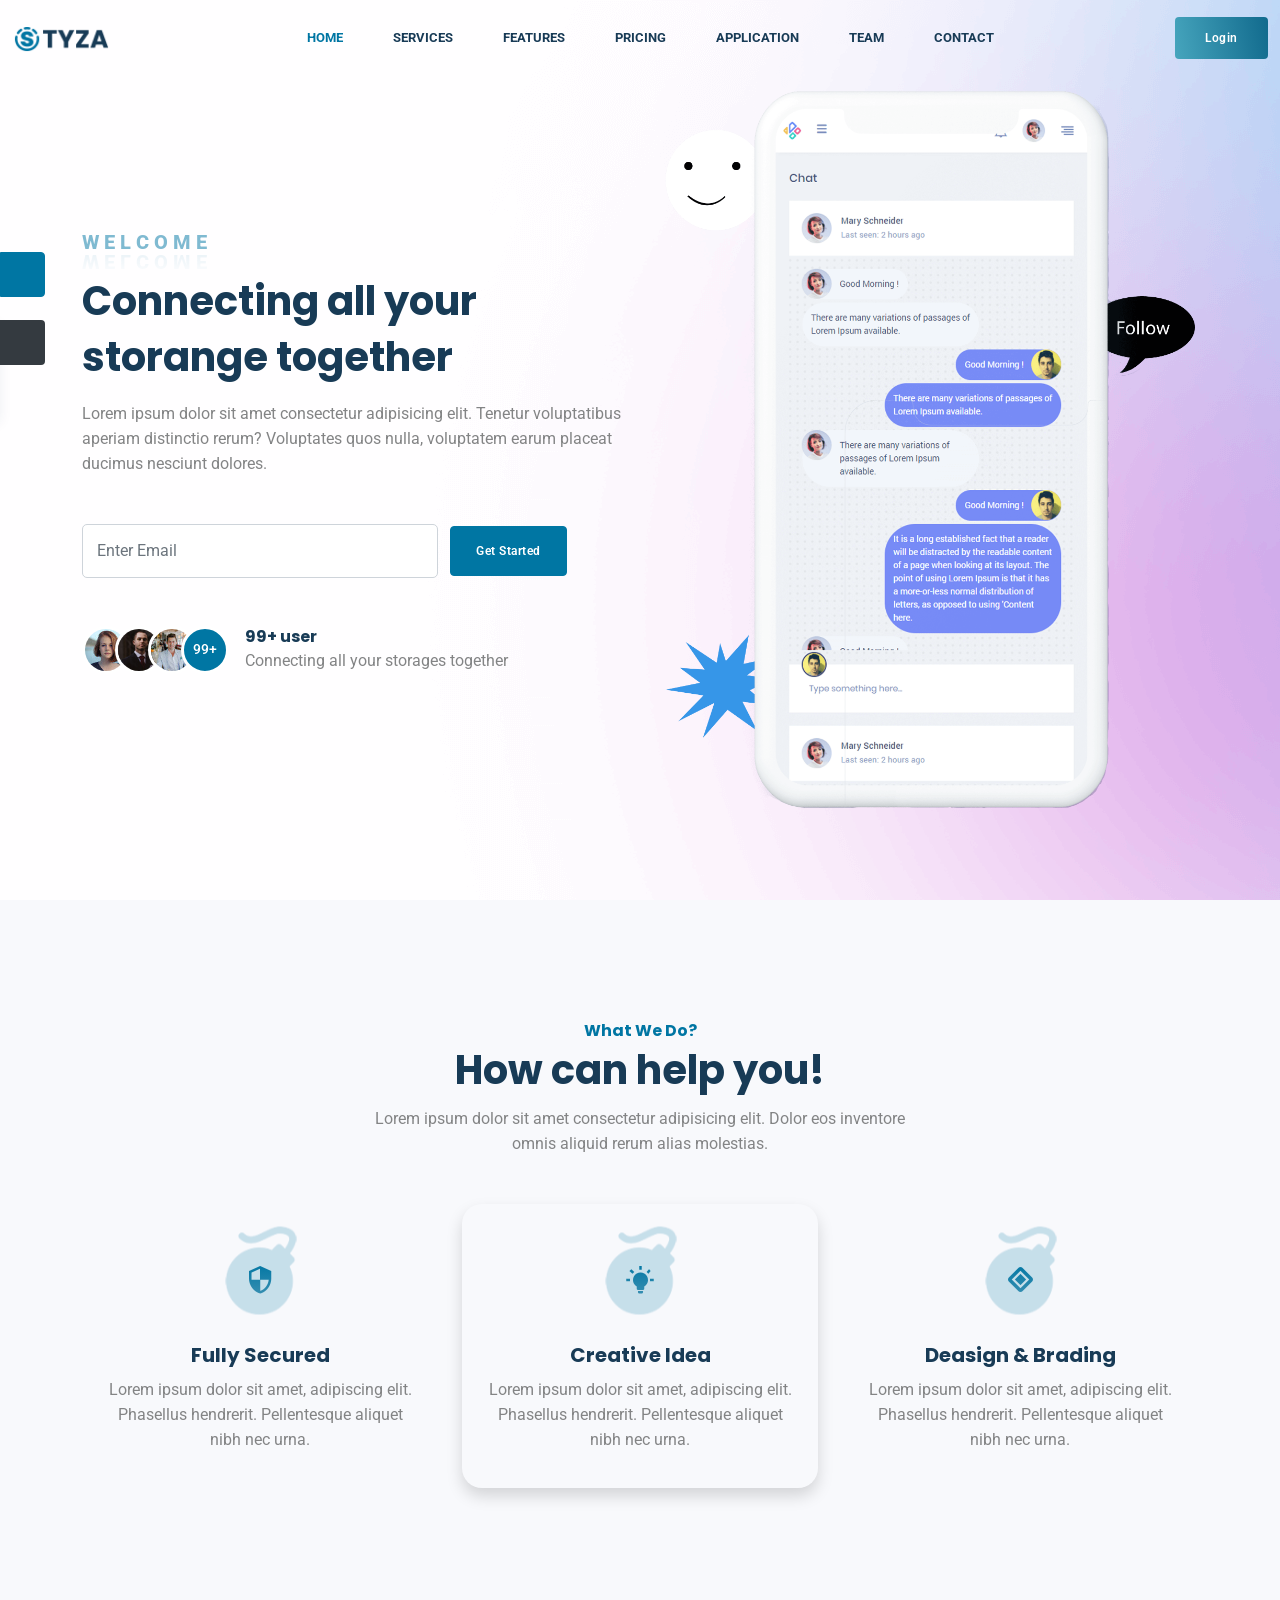
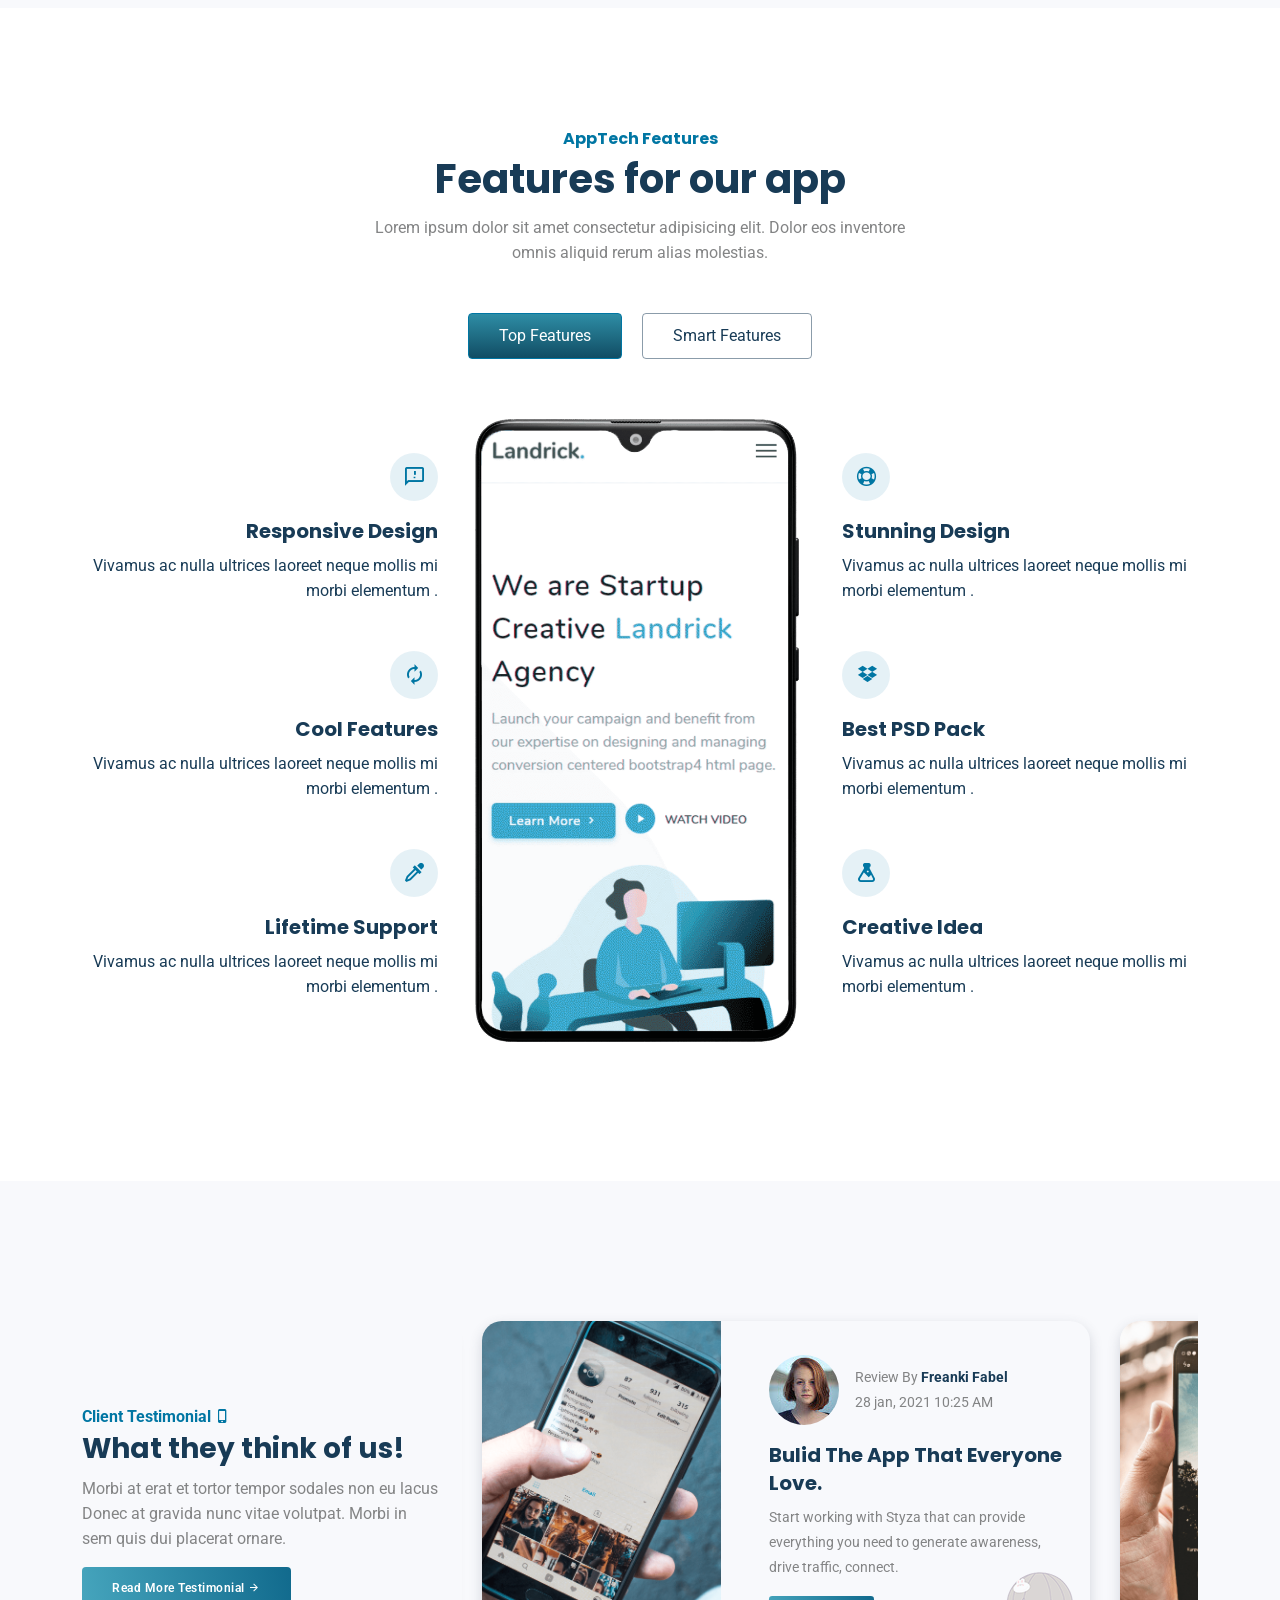
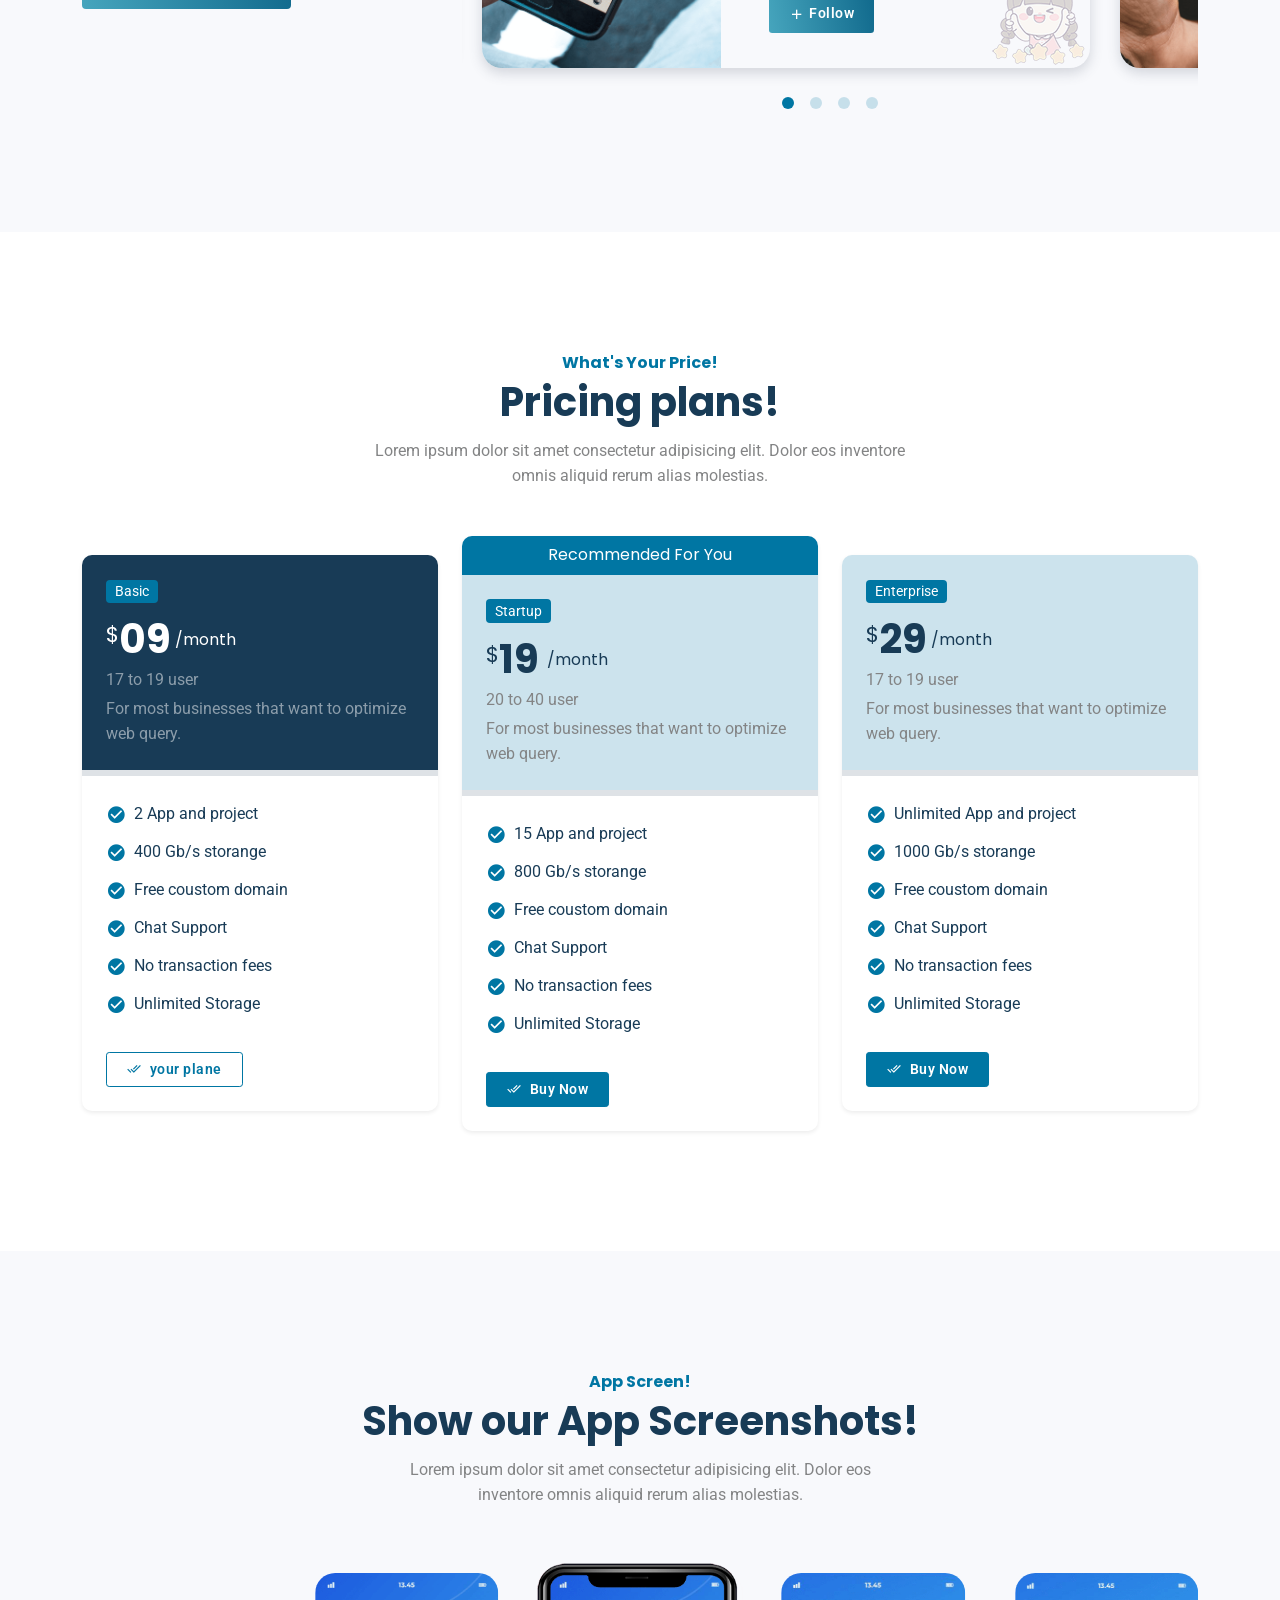
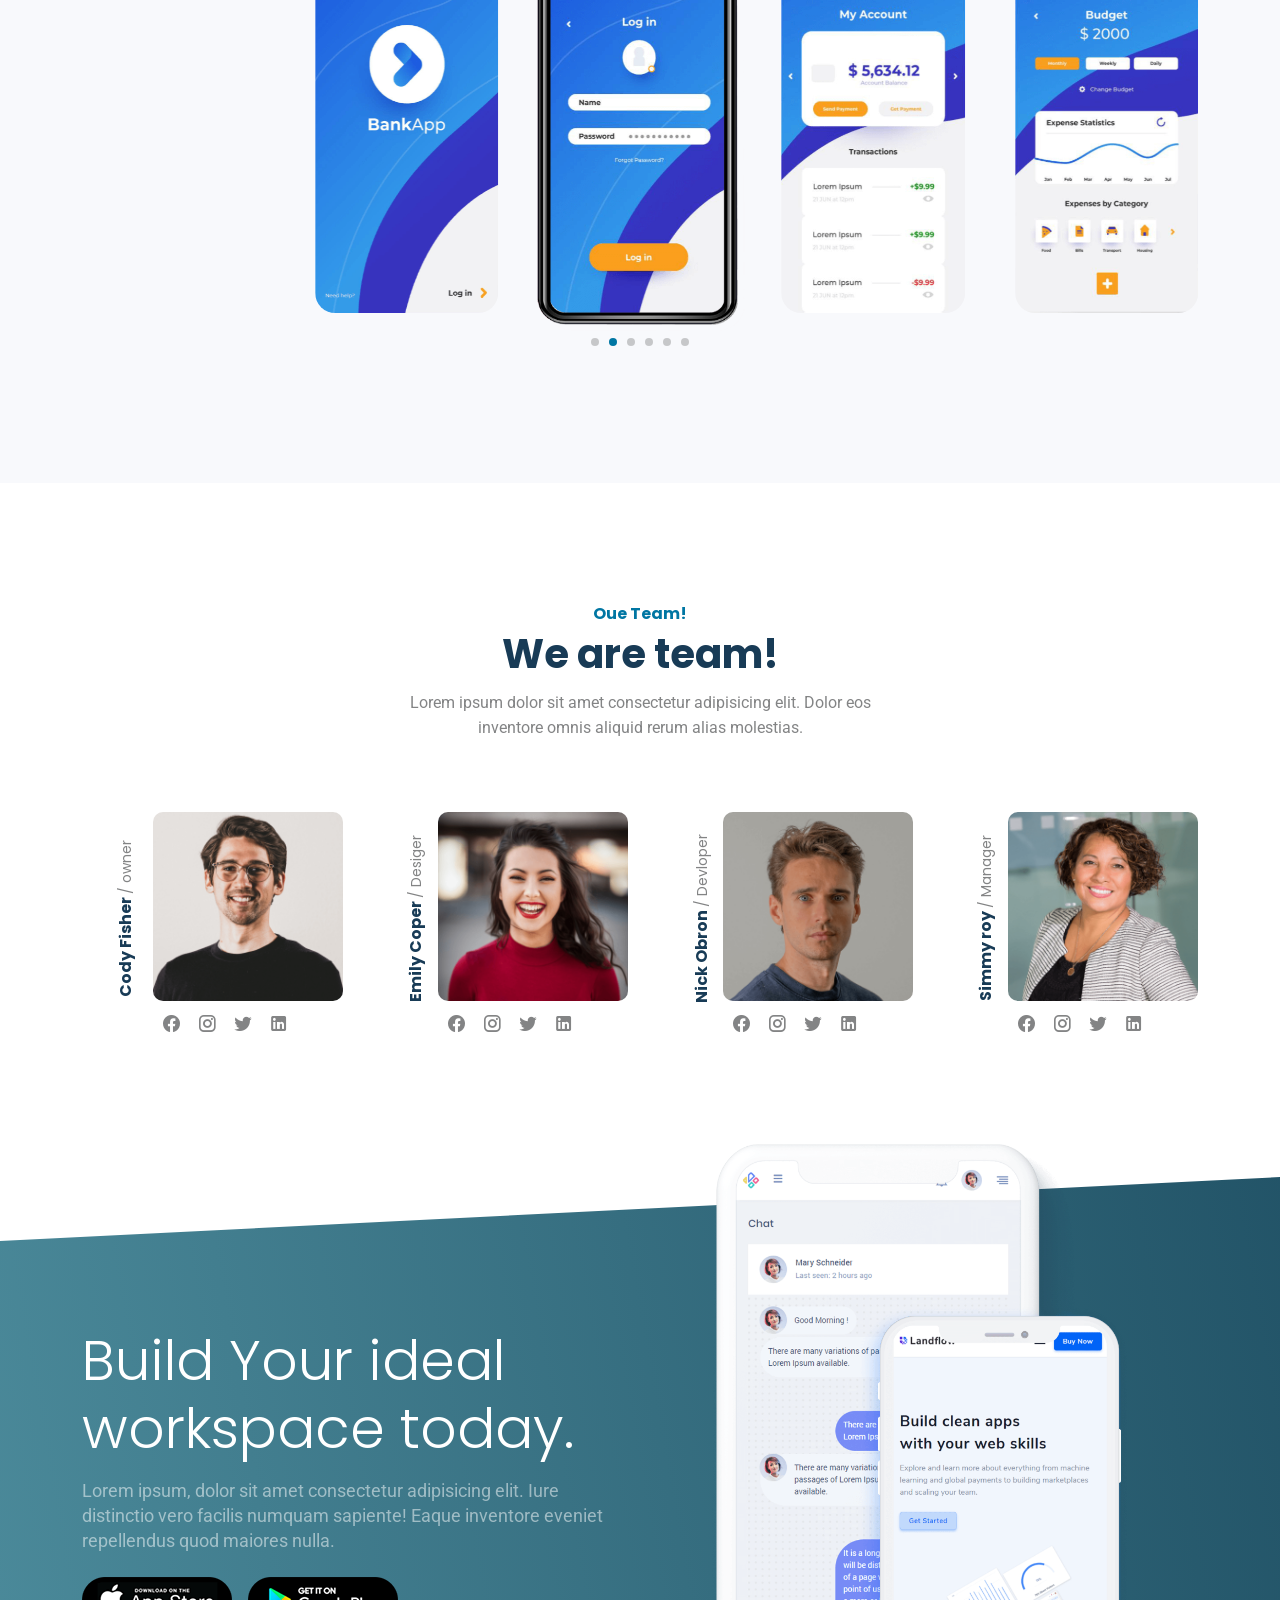
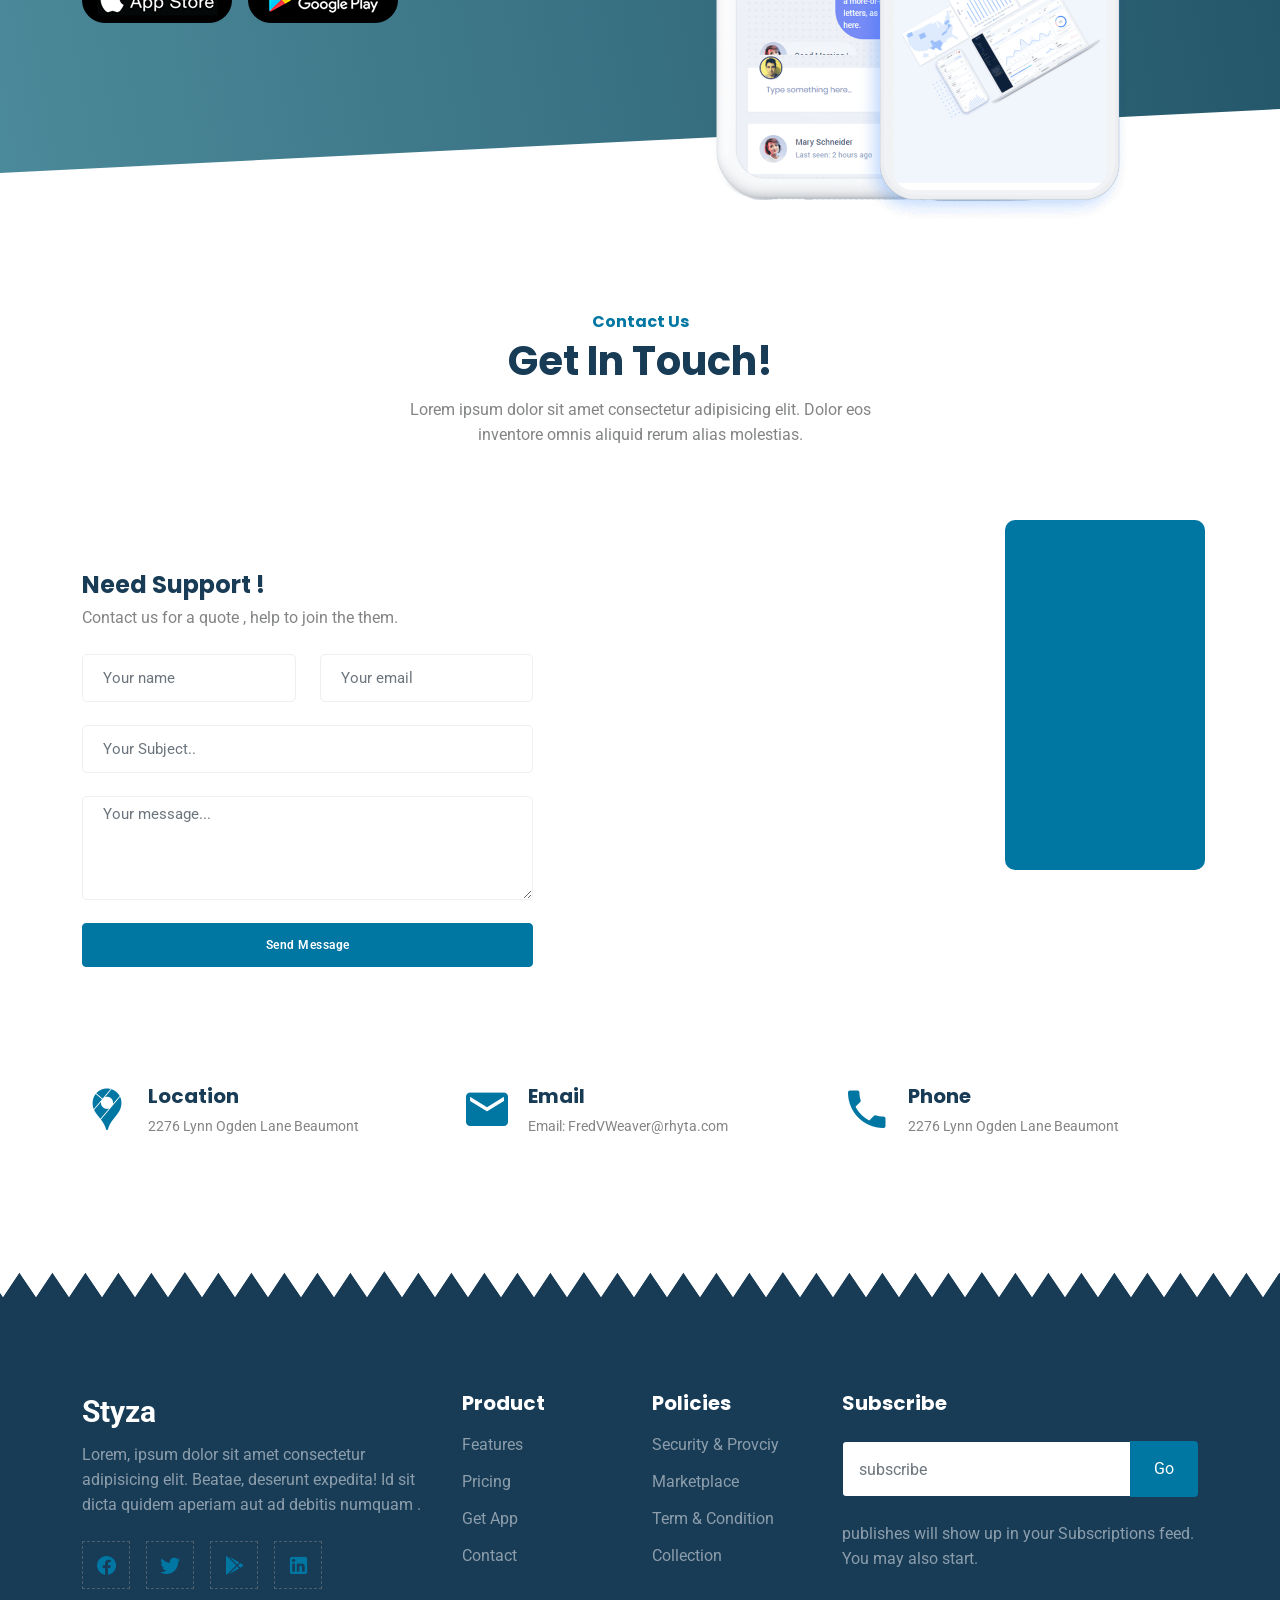
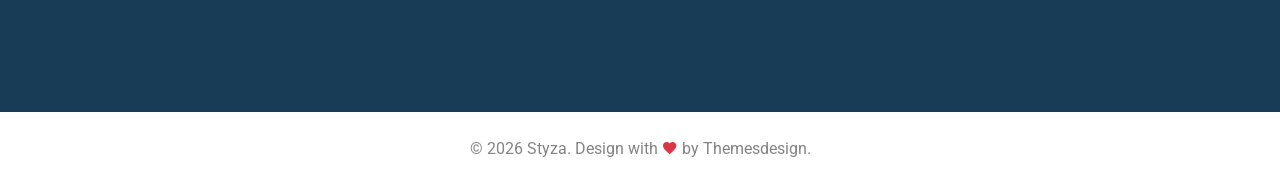
<file: public/HTML/index-5.html>
<!DOCTYPE html>
<html lang="en">

<head>
    <meta charset="utf-8" />
    <title>Styza - App Landing Template</title>
    <meta name="viewport" content="width=device-width, initial-scale=1.0">
    <meta name="description" content=" " />
    <meta name="keywords" content="" />
    <meta content="Pichforest" name="author" />

    <link rel="shortcut icon" href="images/favicon.ico">

    <!-- Bootstrap css -->
    <link rel="stylesheet" href="css/bootstrap.min.css" type="text/css" id="bootstrap-style" />

    <!-- Material Icon Css -->
    <link rel="stylesheet" href="css/materialdesignicons.min.css" type="text/css" />

    <!-- Unicon Css -->
    <link rel="stylesheet" href="https://unicons.iconscout.com/release/v4.0.0/css/line.css" />

    <!-- Swiper Css -->
    <link rel="stylesheet" href="css/tiny-slider.css" type="text/css" />
    <link rel="stylesheet" href="css/swiper.min.css" type="text/css" />

    <!-- Custom Css -->
    <link rel="stylesheet" href="css/style.min.css" type="text/css" />

    <!-- colors -->
    <link href="css/colors/default.css" rel="stylesheet" type="text/css" id="color-opt" />

</head>

<body data-bs-spy="scroll" data-bs-target="#navbar" data-bs-offset="71">

    <!-- light-dark mode button -->
    <a href="javascript: void(0);" id="mode" class="mode-btn text-white rounded-end">
        <i class="uil uil-brightness mode-dark mx-auto"></i>
        <i class="uil uil-moon bx-spin mode-light"></i>
    </a>

    <!-- START  NAVBAR -->
    <nav class="navbar navbar-expand-lg fixed-top navbar-custom sticky sticky-light" id="navbar">
        <div class="container-fluid">

            <!-- LOGO -->
            <a class="navbar-brand logo text-uppercase" href="index-1.html">
                <img src="images/logo-light.png" class="logo-light" alt="" height="28">
                <img src="images/logo-dark.png" class="logo-dark" alt="" height="28">
            </a>

            <button class="navbar-toggler" type="button" data-bs-toggle="collapse" data-bs-target="#navbarCollapse"
                aria-controls="navbarCollapse" aria-expanded="false" aria-label="Toggle navigation">
                <span class="mdi mdi-menu"></span>
            </button>

            <div class="collapse navbar-collapse" id="navbarCollapse">
                <ul class="navbar-nav ms-auto" id="navbar-navlist">
                    <li class="nav-item">
                        <a class="nav-link" href="#home">Home</a>
                    </li>
                    <li class="nav-item">
                        <a class="nav-link" href="#service">Services</a>
                    </li>
                    <li class="nav-item">
                        <a class="nav-link" href="#features">Features</a>
                    </li>
                    <li class="nav-item">
                        <a class="nav-link" href="#pricing">Pricing</a>
                    </li>
                    <li class="nav-item">
                        <a class="nav-link" href="#app">Application</a>
                    </li>
                    <li class="nav-item">
                        <a class="nav-link" href="#team">Team</a>
                    </li>
                    <li class="nav-item">
                        <a class="nav-link" href="#contact">Contact</a>
                    </li>
                </ul>
                <div class="ms-auto">
                    <a href="" class="btn bg-gradiant">Login</a>
                </div>

            </div>
        </div>
    </nav>
    <!-- END NAVBAR -->



    <!-- home section -->
    <section class="home-5" id="home" style="background-image: url(./images/home/home5-bg.png);">
        <!-- start container -->
        <div class="container">
            <div class="row align-items-center">
                <div class="col-lg-6">
                    <div class="waav">
                        <span style="--a:1">W</span>
                        <span style="--a:2">E</span>
                        <span style="--a:3">L</span>
                        <span style="--a:4">C</span>
                        <span style="--a:5">O</span>
                        <span style="--a:6">M</span>
                        <span style="--a:7">E</span>
                    </div>
                    <h1 class="mt-3">Connecting all your storange together</h1>
                    <p class="text-muted mt-3">Lorem ipsum dolor sit amet consectetur adipisicing elit. Tenetur
                        voluptatibus aperiam distinctio rerum? Voluptates quos nulla, voluptatem earum placeat ducimus
                        nesciunt dolores.</p>

                    <form class="mt-5">
                        <div class="row align-items-center">
                            <div class="col-8">
                                <div class="form-group">
                                    <input type="text" class="form-control" placeholder="Enter Email"
                                        aria-label="workspace foe anywhere" aria-describedby="basic-addon2">
                                </div>
                            </div>
                            <div class="col-4 p-0">
                                <button class="btn btn-big btn-primary">Get Started</button>
                            </div>
                        </div>
                    </form>

                    <div class="d-flex align-items-center mt-5">
                        <div class="flex-shrink-0">
                            <div class="more-profile d-flex">
                                <div class="avatar-sm top-child m-0">
                                    <img src="images/user/img-1.jpg" alt="" class="img-fluid avatar-sm">
                                </div>
                                <div class="avatar-sm top-child">
                                    <img src="images/user/img-2.jpg" alt="" class="img-fluid avatar-sm">
                                </div>
                                <div class="avatar-sm top-child">
                                    <img src="images/user/img-3.jpg" alt="" class="img-fluid avatar-sm">
                                </div>
                                <div class="avatar-sm top-child">
                                    <p class="f-14 mb-0">99+</p>
                                </div>
                            </div>
                        </div>
                        <div class="flex-grow-1 ms-3">
                            <h6 class="mb-0">99+ user</h6>
                            <p class="fw-semibold mb-0 text-muted">Connecting all your storages together</p>
                        </div>
                    </div>
                </div>


                <div class="col-lg-6">
                    <img src="images/home/home-5.png" alt="" class="img-fluid">
                </div>
            </div>
        </div>
        <!-- end container -->
    </section>
    <!-- end home section -->



    <!-- service section -->
    <section class="section service bg-light" id="service">
        <div class="container">
            <div class="row justify-content-center">
                <div class="col-lg-6">
                    <div class="title text-center mb-5">
                        <h6 class="mb-0 fw-bold text-primary">What We Do?</h6>
                        <h2 class="f-40">How can help you!</h2>
                        <div class="border-phone">
                            <p class="text-muted">Lorem ipsum dolor sit amet consectetur adipisicing elit. Dolor eos
                                inventore omnis aliquid rerum alias molestias.</p>

                        </div>
                    </div>
                </div>
            </div>

            <div class="row justify-content-between">
                <div class="col-lg-4">
                    <div class="service-box text-center">
                        <div class="service-icon p-4"
                            style="background-image: url(./images/service/bomb.png); background-repeat: no-repeat; background-position: center;">
                            <i class="mdi mdi-security text-gradiant f-30"></i>
                        </div>

                        <div class="service-content mt-4">
                            <a href="">
                                <h5 class="fw-bold">Fully Secured</h5>
                            </a>
                            <p class="text-muted">Lorem ipsum dolor sit amet, adipiscing elit. Phasellus hendrerit.
                                Pellentesque aliquet nibh nec urna.</p>
                        </div>
                    </div>
                </div>

                <div class="col-lg-4 pt-4 pt-lg-0">
                    <div class="service-box text-center shadow">
                        <div class="service-icon p-4"
                            style="background-image: url(./images/service/bomb.png); background-repeat: no-repeat; background-position: center;">
                            <i class="mdi mdi-lightbulb-on text-gradiant f-30"></i>
                        </div>

                        <div class="service-content mt-4">
                            <a href="">
                                <h5 class="fw-bold">Creative Idea</h5>
                            </a>
                            <p class="text-muted">Lorem ipsum dolor sit amet, adipiscing elit. Phasellus hendrerit.
                                Pellentesque aliquet nibh nec urna.</p>
                        </div>
                    </div>
                </div>

                <div class="col-lg-4 pt-4 pt-lg-0">
                    <div class="service-box text-center">
                        <div class="service-icon p-4"
                            style="background-image: url(./images/service/bomb.png); background-repeat: no-repeat; background-position: center;">
                            <i class="mdi mdi-google-nearby text-gradiant f-30"></i>
                        </div>

                        <div class="service-content mt-4">
                            <a href="">
                                <h5 class="fw-bold">Deasign & Brading</h5>
                            </a>
                            <p class="text-muted">Lorem ipsum dolor sit amet, adipiscing elit. Phasellus hendrerit.
                                Pellentesque aliquet nibh nec urna.</p>
                        </div>
                    </div>
                </div>
            </div>
        </div>
    </section>
    <!-- end section -->


    <!-- start features -->
    <div class="section features" id="features">
        <!-- start container -->
        <div class="container">
            <div class="row justify-content-center">
                <div class="col-lg-6">
                    <div class="title text-center mb-5">
                        <h6 class="mb-0 fw-bold text-primary">AppTech Features</h6>
                        <h2 class="f-40">Features for our app </h2>
                        <p class="text-muted">Lorem ipsum dolor sit amet consectetur adipisicing elit. Dolor eos
                            inventore omnis aliquid rerum alias molestias.</p>
                    </div>
                </div>
            </div>

            <div class="row justify-content-center">


                <div class="col-lg-12">
                    <ul class="nav nav-pills mb-3 justify-content-center" id="pills-tab" role="tablist">
                        <li class="nav-item" role="presentation">
                            <button class="nav-link active" id="pills-home-tab" data-bs-toggle="pill"
                                data-bs-target="#pills-home" type="button" role="tab" aria-controls="pills-home"
                                aria-selected="true">Top Features</button>
                        </li>
                        <li class="nav-item" role="presentation">
                            <button class="nav-link" id="pills-profile-tab" data-bs-toggle="pill"
                                data-bs-target="#pills-profile" type="button" role="tab" aria-controls="pills-profile"
                                aria-selected="false">Smart Features</button>
                        </li>

                    </ul>
                    <div class="tab-content mt-5" id="pills-tabContent">
                        <div class="tab-pane fade show active" id="pills-home" role="tabpanel"
                            aria-labelledby="pills-home-tab">
                            <div class="row align-items-center">
                                <div class="col-lg-4">
                                    <div class="features-item text-start text-lg-end">
                                        <div class="icon avatar-sm text-center ms-lg-auto rounded-circle">
                                            <i class="mdi mdi-message-alert-outline f-24"></i>
                                        </div>
                                        <div class="content mt-3">
                                            <h5>Responsive Design</h5>
                                            <p>Vivamus ac nulla ultrices laoreet neque mollis mi morbi elementum .</p>
                                        </div>
                                    </div>

                                    <div class="features-item text-start text-lg-end mt-5">
                                        <div class="icon avatar-sm text-center ms-lg-auto rounded-circle">
                                            <i class="mdi mdi-autorenew f-24"></i>
                                        </div>
                                        <div class="content mt-3">
                                            <h5>Cool Features</h5>
                                            <p>Vivamus ac nulla ultrices laoreet neque mollis mi morbi elementum .</p>
                                        </div>
                                    </div>

                                    <div class="features-item text-start text-lg-end mt-5">
                                        <div class="icon avatar-sm text-center ms-lg-auto rounded-circle">
                                            <i class="mdi mdi-eyedropper f-24"></i>
                                        </div>
                                        <div class="content mt-3">
                                            <h5>Lifetime Support</h5>
                                            <p>Vivamus ac nulla ultrices laoreet neque mollis mi morbi elementum .</p>
                                        </div>
                                    </div>
                                </div>
                                <div class="col-lg-4">
                                    <img src="images/features/phone.png" alt="" class="img-fluid">
                                </div>
                                <div class="col-lg-4">
                                    <div class="features-item">
                                        <div class="icon avatar-sm text-center rounded-circle">
                                            <i class="mdi mdi-lifebuoy f-24"></i>
                                        </div>
                                        <div class="content mt-3">
                                            <h5>Stunning Design</h5>
                                            <p>Vivamus ac nulla ultrices laoreet neque mollis mi morbi elementum .</p>
                                        </div>
                                    </div>

                                    <div class="features-item mt-5">
                                        <div class="icon avatar-sm text-center rounded-circle">
                                            <i class="mdi mdi-dropbox f-24"></i>
                                        </div>
                                        <div class="content mt-3">
                                            <h5>Best PSD Pack</h5>
                                            <p>Vivamus ac nulla ultrices laoreet neque mollis mi morbi elementum .</p>
                                        </div>
                                    </div>

                                    <div class="features-item mt-5">
                                        <div class="icon avatar-sm text-center rounded-circle">
                                            <i class="mdi mdi-flask f-24"></i>
                                        </div>
                                        <div class="content mt-3">
                                            <h5>Creative Idea</h5>
                                            <p>Vivamus ac nulla ultrices laoreet neque mollis mi morbi elementum .</p>
                                        </div>
                                    </div>
                                </div>
                            </div>
                        </div>
                        <div class="tab-pane fade" id="pills-profile" role="tabpanel"
                            aria-labelledby="pills-profile-tab">

                            <div class="row align-items-center">
                                <div class="col-lg-6">
                                    <img src="images/features/phone2.png" alt="" class="img-fluid">
                                </div>

                                <div class="col-lg-6">
                                    <h2 class="mb-4">Smart Features</h2>

                                    <div class="row">
                                        <div class="col-lg-6">
                                            <div class="features-box mt-4">
                                                <div class="d-flex">
                                                    <div class="icon">
                                                        <i class="mdi mdi-check-circle f-20 me-2"></i>
                                                    </div>
                                                    <div class="heading">
                                                        <h6 class="mt-1">Fast Messaging</h6>
                                                        <p class="text-muted">Soluta velit sint, esse quis tempora
                                                            impedit corrupti in recusandae tenetur dignissimos
                                                            voluptates..</p>
                                                    </div>
                                                </div>
                                            </div>
                                            <div class="features-box mt-4">
                                                <div class="d-flex">
                                                    <div class="icon">
                                                        <i class="mdi mdi-check-circle f-20 me-2"></i>
                                                    </div>
                                                    <div class="heading">
                                                        <h6 class="mt-1">User Freindly</h6>
                                                        <p class="text-muted">Amet repudiandae illo quasi enim iusto
                                                            corporis ratione? Laudantium reprehenderit sint provident.
                                                        </p>
                                                    </div>
                                                </div>
                                            </div>
                                        </div>
                                        <div class="col-lg-6">
                                            <div class="features-box mt-4">
                                                <div class="d-flex">
                                                    <div class="icon">
                                                        <i class="mdi mdi-check-circle f-20 me-2"></i>
                                                    </div>
                                                    <div class="heading">
                                                        <h6 class="mt-1">Minimal Interface</h6>
                                                        <p class="text-muted">Repellat ad in autem, odio quos ex eum
                                                            recusandae cupiditate assumenda nihil incidunt dolorem qui
                                                            soluta.</p>
                                                    </div>
                                                </div>
                                            </div>
                                            <div class="features-box mt-4">
                                                <div class="d-flex">
                                                    <div class="icon">
                                                        <i class="mdi mdi-check-circle f-20 me-2"></i>
                                                    </div>
                                                    <div class="heading">
                                                        <h6 class="mt-1">Notification</h6>
                                                        <p class="text-muted">Ipsam nisi quam velit maxime corrupti ut
                                                            quos, ad eum laudantium voluptatibus, facilis numquam
                                                            repellendus.</p>
                                                    </div>
                                                </div>
                                            </div>
                                        </div>
                                    </div>
                                </div>
                            </div>
                        </div>

                    </div>
                </div>
            </div>
        </div>
        <!-- end container -->
    </div>
    <!-- end features -->



    <!-- start testimonial -->
    <section class="section bg-light testimonial" id="testimonial">
        <!-- start container -->
        <div class="container">
            <div class="row align-items-center">
                <div class="col-lg-4">
                    <div class="title">
                        <p class=" text-primary fw-bold mb-0">Client Testimonial <i
                                class="mdi mdi-cellphone-iphone"></i>
                        </p>
                        <h3>What they think of us!</h3>
                        <p class="text-muted">Morbi at erat et tortor tempor sodales non eu lacus Donec at gravida nunc
                            vitae
                            volutpat. Morbi in sem quis
                            dui placerat ornare.</p>
                        <button class="btn bg-gradiant">Read More Testimonial <i
                                class="mdi mdi-arrow-right"></i></button>
                    </div>
                </div>
                <div class="col-lg-8">
                    <div class="testi-slider" id="testi-slider">
                        <div class="item">
                            <div class="testi-box position-relative overflow-hidden">
                                <div class="row align-items-center">
                                    <div class="col-md-5">
                                        <img src="images/testi/img-1.png" alt="" class="img-fluid">
                                    </div>
                                    <div class="col-md-7">
                                        <div class="p-4">
                                            <div class="d-flex align-items-center">
                                                <div class="flex-shrink-0">
                                                    <div class="avatar">
                                                        <img src="images/user/img-1.jpg" alt=""
                                                            class="img-fluid rounded-circle">
                                                    </div>
                                                </div>
                                                <div class="flex-grow-1 ms-3">
                                                    <p class="f-14 mb-0 text-dark fw-bold"><span
                                                            class="text-muted fw-normal">Review By </span> Freanki Fabel
                                                    </p>
                                                    <div class="date">
                                                        <p class="text-muted mb-0 f-14">28 jan, 2021 <span>10:25
                                                                AM</span></p>
                                                    </div>
                                                </div>
                                            </div>

                                            <div class="mt-3">
                                                <h5 class="fw-bold">Bulid The App That Everyone Love.</h5>
                                                <p class="text-muted f-14">Start working with Styza that can provide
                                                    everything you need to generate awareness, drive traffic, connect.
                                                </p>
                                                <button class="btn btn-sm bg-gradiant"><i
                                                        class="mdi mdi-plus f-16 align-middle"></i>
                                                    Follow</button>
                                            </div>
                                        </div>
                                    </div>
                                </div>
                                <div class="back-image position-absolute end-0 bottom-0">
                                    <img src="images/testi/rating-image.png" alt="" class="img-fluid">
                                </div>

                            </div>
                        </div>
                        <!-- slider item -->

                        <div class="item">
                            <div class="testi-box position-relative overflow-hidden">
                                <div class="row align-items-center">
                                    <div class="col-md-5">
                                        <img src="images/testi/img-2.png" alt="" class="img-fluid">
                                    </div>
                                    <div class="col-md-7">
                                        <div class="p-4">
                                            <div class="d-flex align-items-center">
                                                <div class="flex-shrink-0">
                                                    <div class="avatar">
                                                        <img src="images/user/img-2.jpg" alt=""
                                                            class="img-fluid rounded-circle">
                                                    </div>
                                                </div>
                                                <div class="flex-grow-1 ms-3">
                                                    <p class="f-14 mb-0 text-dark fw-bold"><span
                                                            class="text-muted fw-normal">Review By </span> Freanki Fabel
                                                    </p>
                                                    <div class="date">
                                                        <p class="text-muted mb-0 f-14">28 jan, 2021 <span>10:25
                                                                AM</span></p>
                                                    </div>
                                                </div>
                                            </div>

                                            <div class="mt-3">
                                                <h5 class="fw-bold">Easy and prefect solution</h5>
                                                <p class="text-muted f-14">Start working with Styza that can provide
                                                    everything you need to generate awareness, drive traffic, connect.
                                                </p>
                                                <button class="btn btn-sm bg-gradiant"><i
                                                        class="mdi mdi-plus f-16 align-middle"></i>
                                                    Follow</button>
                                            </div>
                                        </div>
                                    </div>
                                </div>
                                <div class="back-image position-absolute end-0 bottom-0">
                                    <img src="images/testi/rating-image.png" alt="" class="img-fluid">
                                </div>

                            </div>
                        </div>

                        <!-- slider item -->
                        <div class="item ">
                            <div class="testi-box position-relative overflow-hidden">
                                <div class="row align-items-center">
                                    <div class="col-md-5">
                                        <img src="images/testi/img-3.png" alt="" class="img-fluid">
                                    </div>
                                    <div class="col-md-7">
                                        <div class="p-4">
                                            <div class="d-flex align-items-center">
                                                <div class="flex-shrink-0">
                                                    <div class="avatar">
                                                        <img src="images/user/img-3.jpg" alt=""
                                                            class="img-fluid rounded-circle">
                                                    </div>
                                                </div>
                                                <div class="flex-grow-1 ms-3">
                                                    <p class="f-14 mb-0 text-dark fw-bold"><span
                                                            class="text-muted fw-normal">Review By </span> Freanki Fabel
                                                    </p>
                                                    <div class="date">
                                                        <p class="text-muted mb-0 f-14">28 jan, 2021 <span>10:25
                                                                AM</span></p>
                                                    </div>
                                                </div>
                                            </div>

                                            <div class="mt-3">
                                                <h5 class="fw-bold">Bulid The App That Everyone Love.</h5>
                                                <p class="text-muted f-14">Start working with Styza that can provide
                                                    everything you need to generate awareness, drive traffic, connect.
                                                </p>
                                                <button class="btn btn-sm bg-gradiant"><i
                                                        class="mdi mdi-plus f-16 align-middle"></i>
                                                    Follow</button>
                                            </div>
                                        </div>
                                    </div>
                                </div>
                                <div class="back-image position-absolute end-0 bottom-0">
                                    <img src="images/testi/rating-image.png" alt="" class="img-fluid">
                                </div>

                            </div>
                        </div>

                        <!-- slider item -->
                        <div class="item ">
                            <div class="testi-box position-relative overflow-hidden">
                                <div class="row align-items-center">
                                    <div class="col-md-5">
                                        <img src="images/testi/img-4.png" alt="" class="img-fluid">
                                    </div>
                                    <div class="col-md-7">
                                        <div class="p-4">
                                            <div class="d-flex align-items-center">
                                                <div class="flex-shrink-0">
                                                    <div class="avatar">
                                                        <img src="images/user/img-4.jpg" alt=""
                                                            class="img-fluid rounded-circle">
                                                    </div>
                                                </div>
                                                <div class="flex-grow-1 ms-3">
                                                    <p class="f-14 mb-0 text-dark fw-bold"><span
                                                            class="text-muted fw-normal">Review By </span> Freanki Fabel
                                                    </p>
                                                    <div class="date">
                                                        <p class="text-muted mb-0 f-14">28 jan, 2021 <span>10:25
                                                                AM</span></p>
                                                    </div>
                                                </div>
                                            </div>

                                            <div class="mt-3">
                                                <h5 class="fw-bold">Bulid The App That Everyone Love.</h5>
                                                <p class="text-muted f-14">Start working with Styza that can provide
                                                    everything you need to generate awareness, drive traffic, connect.
                                                </p>
                                                <button class="btn btn-sm bg-gradiant"><i
                                                        class="mdi mdi-plus f-16 align-middle"></i>
                                                    Follow</button>
                                            </div>
                                        </div>
                                    </div>
                                </div>
                                <div class="back-image position-absolute end-0 bottom-0">
                                    <img src="images/testi/rating-image.png" alt="" class="img-fluid">
                                </div>

                            </div>
                        </div>
                        <!-- slider item -->
                    </div>
                </div>
            </div>
        </div>
        <!-- end container -->
    </section>
    <!-- end testimonial -->



    <!-- pricing section -->
    <section class="section pricing" id="pricing">
        <div class="container">
            <div class="row justify-content-center">
                <div class="col-lg-6">
                    <div class="title text-center mb-5">
                        <h6 class="mb-0 fw-bold text-primary">What's Your Price!</h6>
                        <h2 class="f-40">Pricing plans!</h2>
                        <p class="text-muted">Lorem ipsum dolor sit amet consectetur adipisicing elit. Dolor eos
                            inventore omnis aliquid rerum alias molestias.</p>

                    </div>
                </div>
            </div>

            <div class="row align-items-center">
                <div class="col-lg-4">
                    <div class="price-item shadow-sm overflow-hidden">
                        <div class="price-up-box active p-4">
                            <div class="badge bg-primary fw-normal f-14">Basic</div>
                            <div class="price-tag mt-2">
                                <h2 class="text-white mb-0 f-40"><sup class="f-22 fw-normal">$</sup>09<sup
                                        class="f-16 fw-normal"> /month</sup></h2>
                            </div>
                            <p class="text-white-50 mb-1">17 to 19 user</p>
                            <p class="text-white-50 mb-0">For most businesses that want to optimize web query.</p>
                        </div>
                        <div class="border border-3"></div>

                        <div class="price-down-box p-4">
                            <ul class="list-unstyled ">
                                <li><i class="mdi mdi-check-circle f-20 align-middle me-2 text-primary"></i>2 App and
                                    project</li>
                                <li class="mt-2"><i
                                        class="mdi mdi-check-circle f-20 align-middle me-2 text-primary"></i>400 Gb/s
                                    storange</li>
                                <li class="mt-2"><i
                                        class="mdi mdi-check-circle f-20 align-middle me-2 text-primary"></i>Free
                                    coustom domain
                                </li>
                                <li class="mt-2"><i
                                        class="mdi mdi-check-circle f-20 align-middle me-2 text-primary"></i>Chat
                                    Support
                                </li>
                                <li class="mt-2"><i
                                        class="mdi mdi-check-circle f-20 align-middle me-2 text-primary"></i>No
                                    transaction fees
                                </li>
                                <li class="mt-2"><i
                                        class="mdi mdi-check-circle f-20 align-middle me-2 text-primary"></i>Unlimited
                                    Storage
                                </li>

                            </ul>
                            <a href="" class="btn btn-sm text-primary mt-3"><i class="mdi mdi-check-all me-2"></i>your
                                plane</a>
                        </div>
                    </div>
                </div>
                <div class="col-lg-4 ">
                    <div class="price-item shadow-sm overflow-hidden mt-4 mt-lg-0">
                        <div class="topbar-header bg-primary py-2 text-center">
                            <h6 class="mb-0 text-white fw-normal">Recommended For You</h6>
                        </div>
                        <div class="price-up-box p-4">
                            <div class="badge bg-primary fw-normal f-14">Startup</div>
                            <div class="price-tag mt-2">
                                <h2 class="text-dark mb-0 f-40"><sup class="f-22 fw-normal">$</sup>19
                                    <sup class="f-16 fw-normal"> /month</sup>
                                </h2>
                            </div>
                            <p class="text-muted mb-1">20 to 40 user</p>
                            <p class="text-muted mb-0">For most businesses that want to optimize web query.</p>
                        </div>
                        <div class="border border-3"></div>

                        <div class="price-down-box p-4">
                            <ul class="list-unstyled ">
                                <li><i class="mdi mdi-check-circle f-20 align-middle me-2 text-primary"></i>15 App and
                                    project</li>
                                <li class="mt-2"><i
                                        class="mdi mdi-check-circle f-20 align-middle me-2 text-primary"></i>800 Gb/s
                                    storange</li>
                                <li class="mt-2"><i
                                        class="mdi mdi-check-circle f-20 align-middle me-2 text-primary"></i>Free
                                    coustom domain
                                </li>
                                <li class="mt-2"><i
                                        class="mdi mdi-check-circle f-20 align-middle me-2 text-primary"></i>Chat
                                    Support
                                </li>
                                <li class="mt-2"><i
                                        class="mdi mdi-check-circle f-20 align-middle me-2 text-primary"></i>No
                                    transaction fees
                                </li>
                                <li class="mt-2"><i
                                        class="mdi mdi-check-circle f-20 align-middle me-2 text-primary"></i>Unlimited
                                    Storage
                                </li>
                            </ul>
                            <a href="" class="btn btn-sm btn-primary mt-3"><i class="mdi mdi-check-all me-2"></i>Buy
                                Now</a>
                        </div>
                    </div>
                </div>
                <div class="col-lg-4">
                    <div class="price-item shadow-sm overflow-hidden mt-4 mt-lg-0">
                        <div class="price-up-box p-4">
                            <div class="badge bg-primary fw-normal f-14">Enterprise</div>
                            <div class="price-tag mt-2">
                                <h2 class="text-dark mb-0 f-40"><sup class="f-22 fw-normal">$</sup>29<sup
                                        class="f-16 fw-normal"> /month</sup></h2>
                            </div>
                            <p class="text-muted mb-1">17 to 19 user</p>
                            <p class="text-muted mb-0">For most businesses that want to optimize web query.</p>
                        </div>
                        <div class="border border-3"></div>

                        <div class="price-down-box p-4">
                            <ul class="list-unstyled ">
                                <li><i class="mdi mdi-check-circle f-20 align-middle me-2 text-primary"></i>Unlimited
                                    App and
                                    project</li>
                                <li class="mt-2"><i
                                        class="mdi mdi-check-circle f-20 align-middle me-2 text-primary"></i>1000 Gb/s
                                    storange</li>
                                <li class="mt-2"><i
                                        class="mdi mdi-check-circle f-20 align-middle me-2 text-primary"></i>Free
                                    coustom domain
                                </li>
                                <li class="mt-2"><i
                                        class="mdi mdi-check-circle f-20 align-middle me-2 text-primary"></i>Chat
                                    Support
                                </li>
                                <li class="mt-2"><i
                                        class="mdi mdi-check-circle f-20 align-middle me-2 text-primary"></i>No
                                    transaction fees
                                </li>
                                <li class="mt-2"><i
                                        class="mdi mdi-check-circle f-20 align-middle me-2 text-primary"></i>Unlimited
                                    Storage
                                </li>
                            </ul>
                            <a href="" class="btn btn-sm btn-primary mt-3"><i class="mdi mdi-check-all me-2"></i>Buy
                                Now</a>
                        </div>
                    </div>
                </div>
            </div>
        </div>
    </section>
    <!-- end pricing -->



    <!-- slider section -->
    <section class="section app-slider bg-light" id="app">
        <!-- start container -->
        <div class="container">
            <div class="row justify-content-center">
                <div class="col-lg-8">
                    <div class="title text-center mb-5">
                        <h6 class="mb-0 fw-bold text-primary">App Screen!</h6>
                        <h2 class="f-40">Show our App Screenshots!</h2>
                        <p class="text-muted">Lorem ipsum dolor sit amet consectetur adipisicing elit. Dolor eos <br>
                            inventore omnis aliquid rerum alias molestias.</p>
                    </div>
                </div>
            </div>

            <div class="row">
                <div class="col-lg-12">
                    <div class="swiper-container">
                        <div class="fream-phone ">
                            <img src="images/testi/phone-fream.png" alt="" class="img-fluid">
                        </div>

                        <div class="swiper-wrapper">
                            <div class="swiper-slide border-radius">
                                <img src="images/testi/ss/s-1.png" alt="" class="img-fluid">
                            </div>
                            <div class="swiper-slide border-radius">
                                <img src="images/testi/ss/s-2.png" alt="" class="img-fluid">
                            </div>
                            <div class="swiper-slide border-radius">
                                <img src="images/testi/ss/s-3.png" alt="" class="img-fluid">
                            </div>
                            <div class="swiper-slide border-radius">
                                <img src="images/testi/ss/s-4.png" alt="" class="img-fluid">
                            </div>
                            <div class="swiper-slide border-radius">
                                <img src="images/testi/ss/s-5.png" alt="" class="img-fluid">
                            </div>
                            <div class="swiper-slide border-radius">
                                <img src="images/testi/ss/s-6.png" alt="" class="img-fluid">
                            </div>
                        </div>

                        <!-- navigation buttons -->
                        <div class="swiper-pagination"></div>
                    </div>
                </div>
            </div>
            <!-- end container -->
        </div>
    </section>
    <!-- end section -->

    <!-- team section -->
    <section class="section team" id="team">
        <!-- start container -->
        <div class="container">
            <div class="row justify-content-center">
                <div class="col-lg-8">
                    <div class="title text-center mb-5">
                        <h6 class="mb-0 fw-bold text-primary">Oue Team!</h6>
                        <h2 class="f-40">We are team!</h2>
                        <p class="text-muted">Lorem ipsum dolor sit amet consectetur adipisicing elit. Dolor eos <br>
                            inventore omnis aliquid rerum alias molestias.</p>
                    </div>
                </div>
            </div>

            <div class="row justify-content-center mt-4">
                <div class="col-lg-3 col-md-6">
                    <div class="team-box text-end">
                        <div class="row justify-content-end">
                            <div class="col-lg-9 col-10">
                                <div class="team-image">
                                    <img src="images/team/img1.png" alt="" class="img-fluid">
                                </div>
                                <div class="team-icon ">
                                    <div class="d-flex mt-2">
                                        <div class="social-icon facebook mx-2">
                                            <a href=""> <i class="mdi mdi-facebook f-20"></i></a>
                                        </div>
                                        <div class="social-icon instagram mx-2">
                                            <a href=""><i class="mdi mdi-instagram f-20"></i></a>
                                        </div>
                                        <div class="social-icon twitter mx-2">
                                            <a href=""><i class="mdi mdi-twitter f-20"></i></a>
                                        </div>
                                        <div class="social-icon linkedin mx-2">
                                            <a href=""><i class="mdi mdi-linkedin f-20"></i></a>
                                        </div>
                                    </div>
                                </div>
                            </div>
                        </div>
                        <div class="team-info position-absolute">
                            <h6>Cody Fisher <span class="f-14 text-muted fw-normal">/ owner</span></h6>
                        </div>
                    </div>
                </div>

                <div class="col-lg-3 col-md-6">
                    <div class="team-box">
                        <div class="row justify-content-end">
                            <div class="col-lg-9 col-10">
                                <div class="team-image text-end">
                                    <img src="images/team/img4.png" alt="" class="img-fluid">
                                </div>
                                <div class="team-icon">
                                    <div class="d-flex mt-2">
                                        <div class="social-icon facebook mx-2">
                                            <a href=""> <i class="mdi mdi-facebook f-20"></i></a>
                                        </div>
                                        <div class="social-icon instagram mx-2">
                                            <a href=""><i class="mdi mdi-instagram f-20"></i></a>
                                        </div>
                                        <div class="social-icon twitter mx-2">
                                            <a href=""><i class="mdi mdi-twitter f-20"></i></a>
                                        </div>
                                        <div class="social-icon linkedin mx-2">
                                            <a href=""><i class="mdi mdi-linkedin f-20"></i></a>
                                        </div>
                                    </div>
                                </div>
                            </div>
                        </div>
                        <div class="team-info position-absolute">
                            <h6>Emily Coper <span class="f-14 text-muted fw-normal">/ Desiger</span></h6>
                        </div>
                    </div>
                </div>

                <div class="col-lg-3 col-md-6">
                    <div class="team-box">
                        <div class="row justify-content-end">
                            <div class="col-lg-9 col-10">
                                <div class="team-image text-end">
                                    <img src="images/team/img3.png" alt="" class="img-fluid">
                                </div>
                                <div class="team-icon">
                                    <div class="d-flex mt-2">
                                        <div class="social-icon facebook mx-2">
                                            <a href=""> <i class="mdi mdi-facebook f-20"></i></a>
                                        </div>
                                        <div class="social-icon instagram mx-2">
                                            <a href=""><i class="mdi mdi-instagram f-20"></i></a>
                                        </div>
                                        <div class="social-icon twitter mx-2">
                                            <a href=""><i class="mdi mdi-twitter f-20"></i></a>
                                        </div>
                                        <div class="social-icon linkedin mx-2">
                                            <a href=""><i class="mdi mdi-linkedin f-20"></i></a>
                                        </div>
                                    </div>
                                </div>
                            </div>
                        </div>
                        <div class="team-info position-absolute">
                            <h6>Nick Obron <span class="f-14 text-muted fw-normal">/ Devloper</span></h6>
                        </div>
                    </div>
                </div>

                <div class="col-lg-3 col-md-6">
                    <div class="team-box">
                        <div class="row justify-content-end">
                            <div class="col-lg-9 col-10">
                                <div class="team-image text-end">
                                    <img src="images/team/img2.png" alt="" class="img-fluid">
                                </div>
                                <div class="team-icon">
                                    <div class="d-flex mt-2">
                                        <div class="social-icon facebook mx-2">
                                            <a href=""> <i class="mdi mdi-facebook f-20"></i></a>
                                        </div>
                                        <div class="social-icon instagram mx-2">
                                            <a href=""><i class="mdi mdi-instagram f-20"></i></a>
                                        </div>
                                        <div class="social-icon twitter mx-2">
                                            <a href=""><i class="mdi mdi-twitter f-20"></i></a>
                                        </div>
                                        <div class="social-icon linkedin mx-2">
                                            <a href=""><i class="mdi mdi-linkedin f-20"></i></a>
                                        </div>
                                    </div>
                                </div>
                            </div>
                        </div>
                        <div class="team-info position-absolute">
                            <h6>Simmy roy <span class="f-14 text-muted fw-normal">/ Manager</span></h6>
                        </div>
                    </div>
                </div>

            </div>
        </div>
        <!-- end container -->
    </section>
    <!-- end section -->



    <!-- cta section -->
    <section class="section cta">
        <div class="bg-overlay-gradiant"></div>
        <!-- start container -->
        <div class="container position-relative">
            <div class="row">
                <div class="col-lg-6">
                    <div class="py-5">
                        <h1 class="display-4 text-white">Build Your ideal workspace today.</h1>
                        <p class="text-white-50 mt-3 f-18">Lorem ipsum, dolor sit amet consectetur adipisicing elit.
                            Iure distinctio vero facilis numquam sapiente! Eaque inventore eveniet repellendus quod
                            maiores nulla.</p>
                        <div class="d-flex mt-4 ">
                            <div class="app-store">
                                <a href=""><img src="images/img-appstore.png" alt="" class="img-fluid"></a>
                            </div>
                            <div class="googleplay">
                                <a href=""><img src="images/img-googleplay.png " alt="" class="img-fluid ms-3"></a>
                            </div>
                        </div>
                    </div>
                </div>
                <div class="col-lg-6">
                    <div class="cta-phone-image">
                        <img src="images/cta-bg.png" alt="" class=" img-fluid">
                    </div>
                </div>
            </div>
        </div>
        <!-- end container -->
    </section>
    <!-- end section -->


    <!-- contact section -->
    <section class="section contact overflow-hidden" id="contact">
        <!-- start container -->
        <div class="container">
            <div class="row justify-content-center">
                <div class="col-lg-6">
                    <div class="title text-center mb-5">
                        <h6 class="mb-0 fw-bold text-primary">Contact Us</h6>
                        <h2 class="f-40">Get In Touch!</h2>
                        <p class="text-muted">Lorem ipsum dolor sit amet consectetur adipisicing elit. Dolor eos <br>
                            inventore omnis aliquid rerum alias molestias.</p>

                    </div>
                </div>
            </div>

            <div class="row align-items-center">
                <div class="col-lg-5">
                    <div class="contact-box">
                        <div class="mb-4">
                            <h4 class=" fw-semibold mb-1">Need Support !</h4>
                            <p class="text-muted">Contact us for a quote , help to join the them.</p>
                        </div>

                        <div class="custom-form mt-4 ">
                            <form method="post" name="myForm" onsubmit="return validateForm()">
                                <p id="error-msg" style="opacity: 1;">
                                    <!-- <div class="alert alert-warning">*Please enter a Name*</div> -->
                                </p>

                                <div id="simple-msg"></div>
                                <div class="row">
                                    <div class="col-lg-6">
                                        <div class="form-group">
                                            <input name="name" id="name" type="text" class="form-control contact-form"
                                                placeholder="Your name">
                                        </div>
                                    </div>
                                    <div class="col-lg-6">
                                        <div class="form-group">
                                            <input name="email" id="email" type="email"
                                                class="form-control contact-form" placeholder="Your email">
                                        </div>
                                    </div>
                                </div>
                                <div class="row">
                                    <div class="col-lg-12">
                                        <div class="form-group mt-2">
                                            <input type="text" class="form-control contact-form" id="subject"
                                                placeholder="Your Subject..">
                                        </div>
                                    </div>
                                </div>
                                <div class="row">
                                    <div class="col-lg-12">
                                        <div class="form-group mt-2">
                                            <textarea name="comments" id="comments" rows="4"
                                                class="form-control contact-form h-auto"
                                                placeholder="Your message..."></textarea>
                                        </div>
                                    </div>
                                </div>
                                <div class="row my-2">
                                    <div class="col-lg-12 d-grid">
                                        <input type="submit" id="submit" name="send"
                                            class="submitBnt btn btn-rounded btn-primary" value="Send Message">
                                    </div>
                                </div>
                            </form>
                        </div>
                    </div>


                </div>
                <div class="col-lg-7">
                    <div class="m-5">
                        <div class="position-relative">
                            <div class="contact-map">
                                <iframe
                                    src="https://www.google.com/maps/embed?pb=!1m14!1m12!1m3!1d29754.94142818836!2d72.88699279999999!3d21.217263799999998!2m3!1f0!2f0!3f0!3m2!1i1024!2i768!4f13.1!5e0!3m2!1sen!2sin!4v1641286801478!5m2!1sen!2sin"
                                    width="550" height="450" style="border:0;" allowfullscreen=""
                                    loading="lazy"></iframe>
                            </div>
                            <div class="map-shape"></div>
                        </div>

                    </div>
                </div>
            </div>


            <div class="row mt-4">
                <div class="col-md-4">
                    <div class="d-flex align-items-center">
                        <div class="flex-shrink-0">
                            <i class="mdi mdi-google-maps f-50 text-primary"></i>
                        </div>
                        <div class="flex-grow-1 ms-3">
                            <h5 class="mb-1">Location</h5>
                            <p class="f-14 mb-0 text-muted">2276 Lynn Ogden Lane Beaumont</p>
                        </div>
                    </div>
                </div>
                <div class="col-md-4">
                    <div class="d-flex align-items-center mt-4 mt-lg-0">
                        <div class="flex-shrink-0">
                            <i class="mdi mdi-email f-50 text-primary"></i>
                        </div>
                        <div class="flex-grow-1 ms-3">
                            <h5 class="mb-1">Email</h5>
                            <p class="f-14 mb-0 text-muted">Email: FredVWeaver@rhyta.com</p>
                        </div>
                    </div>
                </div>
                <div class="col-md-4">
                    <div class="d-flex align-items-center mt-4 mt-lg-0">
                        <div class="flex-shrink-0">
                            <i class="mdi mdi-phone f-50 text-primary"></i>
                        </div>
                        <div class="flex-grow-1 ms-3">
                            <h5 class="mb-1">Phone</h5>
                            <p class="f-14 mb-0 text-muted">2276 Lynn Ogden Lane Beaumont</p>
                        </div>
                    </div>
                </div>
            </div>
        </div>
        <!-- end container -->
    </section>
    <!-- end section -->



    <!-- footer section -->
    <section class=" section footer bg-dark overflow-hidden">
        <div class="bg-arrow">
            <img src="images/home/arrow-bg.png" alt="" class="">
        </div>
        <!-- container -->
        <div class="container">
            <div class="row ">
                <div class="col-lg-4">
                    <a class="navbar-brand logo f-30 text-white fw-bold" href="index.html">
                        <!-- <img src="images/logo-dark.png" class="logo-dark" alt="" height="40">
                        <img src="images/logo-light.png" class="logo-light" alt="" height="40"> -->
                        Styza
                    </a>
                    <p class="text-white-50 mt-2 mb-0">Lorem, ipsum dolor sit amet consectetur adipisicing elit. Beatae,
                        deserunt expedita! Id sit dicta quidem aperiam aut ad debitis numquam .</p>

                    <div class="footer-icon mt-4">
                        <div class=" d-flex align-items-center">
                            <a href="" class="me-2 avatar-sm text-center" data-bs-toggle="tooltip"
                                data-bs-placement="top" title="Facebook">
                                <i class="mdi mdi-facebook f-24 align-middle text-primary"></i>
                            </a>
                            <a href="" class="mx-2 avatar-sm text-center" data-bs-toggle="tooltip"
                                data-bs-placement="top" title="twitter">
                                <i class="mdi mdi-twitter f-24 align-middle text-primary"></i>
                            </a>
                            <a href="" class="mx-2 avatar-sm text-center" data-bs-toggle="tooltip"
                                data-bs-placement="top" title="googleplay">
                                <i class="mdi mdi-google-play f-24 align-middle text-primary"></i>
                            </a>
                            <a href="" class="mx-2 avatar-sm text-center">
                                <i class="mdi mdi-linkedin f-24 align-middle text-primary" data-bs-toggle="tooltip"
                                    data-bs-placement="top" title="linkedin"></i>
                            </a>
                        </div>

                    </div>
                </div>

                <div class="col-md-2 ">
                    <div class="text-start mt-4 mt-lg-0">
                        <h5 class="text-white fw-bold">Product</h5>
                        <ul class="footer-item list-unstyled footer-link mt-3">
                            <li><a href="">Features</a></li>
                            <li><a href="">Pricing</a></li>
                            <li><a href="">Get App</a></li>
                            <li><a href="">Contact</a></li>
                        </ul>
                    </div>
                </div>

                <div class="col-md-2 ">
                    <div class="text-start">
                        <h5 class="text-white fw-bold">Policies</h5>
                        <ul class="footer-item list-unstyled footer-link mt-3">
                            <li><a href="">Security & Provciy</a></li>
                            <li><a href="">Marketplace</a></li>
                            <li><a href="">Term & Condition</a></li>
                            <li><a href="">Collection</a></li>
                        </ul>
                    </div>
                </div>

                <div class="col-lg-4">
                    <h5 class="text-white">Subscribe</h5>
                    <div class="input-group my-4">
                        <input type="text" class="form-control p-3" placeholder="subscribe" aria-label="subscribe"
                            aria-describedby="basic-addon2">
                        <a href="" class="input-group-text bg-primary text-white px-4" id="basic-addon2">Go</a>
                    </div>
                    <p class="mb-0 text-white-50">publishes will show up in your Subscriptions feed. You may also start.
                    </p>
                </div>
            </div>
        </div>
        <!-- end container -->
    </section>

    <section class="bottom-footer py-4">
        <div class="container">
            <div class="row justify-content-center">
                <div class="col-lg-6">
                    <p class="mb-0 text-center text-muted">©
                        <script>document.write(new Date().getFullYear())</script> Styza. Design with <i
                            class="mdi mdi-heart text-danger"></i> by <a
                            href="https://store.themesdesign.in" target="_blank" class="text-muted">Themesdesign.</a>
                    </p>
                </div>
            </div>
        </div>
    </section>
    <!-- end footer -->

    <!-- Style switcher -->
    <div class="style-switcher" id="style-switcher" onclick="toggleSwitcher()" style="left: -189px;">
        <div>
            <h6>Select your color</h6>
            <ul class="pattern list-unstyled mb-0">
                <li>
                    <a class="color1" href="javascript: void(0);" onclick="setColor('default')"></a>
                </li>
                <li>
                    <a class="color2" href="javascript: void(0);" onclick="setColor('blue')"></a>
                </li>
                <li>
                    <a class="color3" href="javascript: void(0);" onclick="setColor('warning')"></a>
                </li>
            </ul>
        </div>
        <div class="bottom">
            <a href="javascript: void(0);" class="settings rounded-end"><i class="uil uil-setting text-white"
                    style="display: inline; line-height: 46px;"></i></a>
        </div>
    </div>
    <!-- end switcher-->



    <!--Bootstrap Js-->
    <script src="js/bootstrap.bundle.min.js"></script>

    <!-- Slider Js -->
    <script src="js/tiny-slider.js"></script>
    <script src="js/swiper.min.js"></script>

    <!-- <script src="js/smooth-scroll.polyfills.min.js"></script> -->

    <!-- counter -->
    <!-- <script src="js/counter.init.js"></script> -->

    <!-- App Js -->
    <script src="js/app.js"></script>

    <script>
        var tooltipTriggerList = [].slice.call(document.querySelectorAll('[data-bs-toggle="tooltip"]'))
        var tooltipList = tooltipTriggerList.map(function (tooltipTriggerEl) {
            return new bootstrap.Tooltip(tooltipTriggerEl)
        })
    </script>


</body>

</html>
</file>
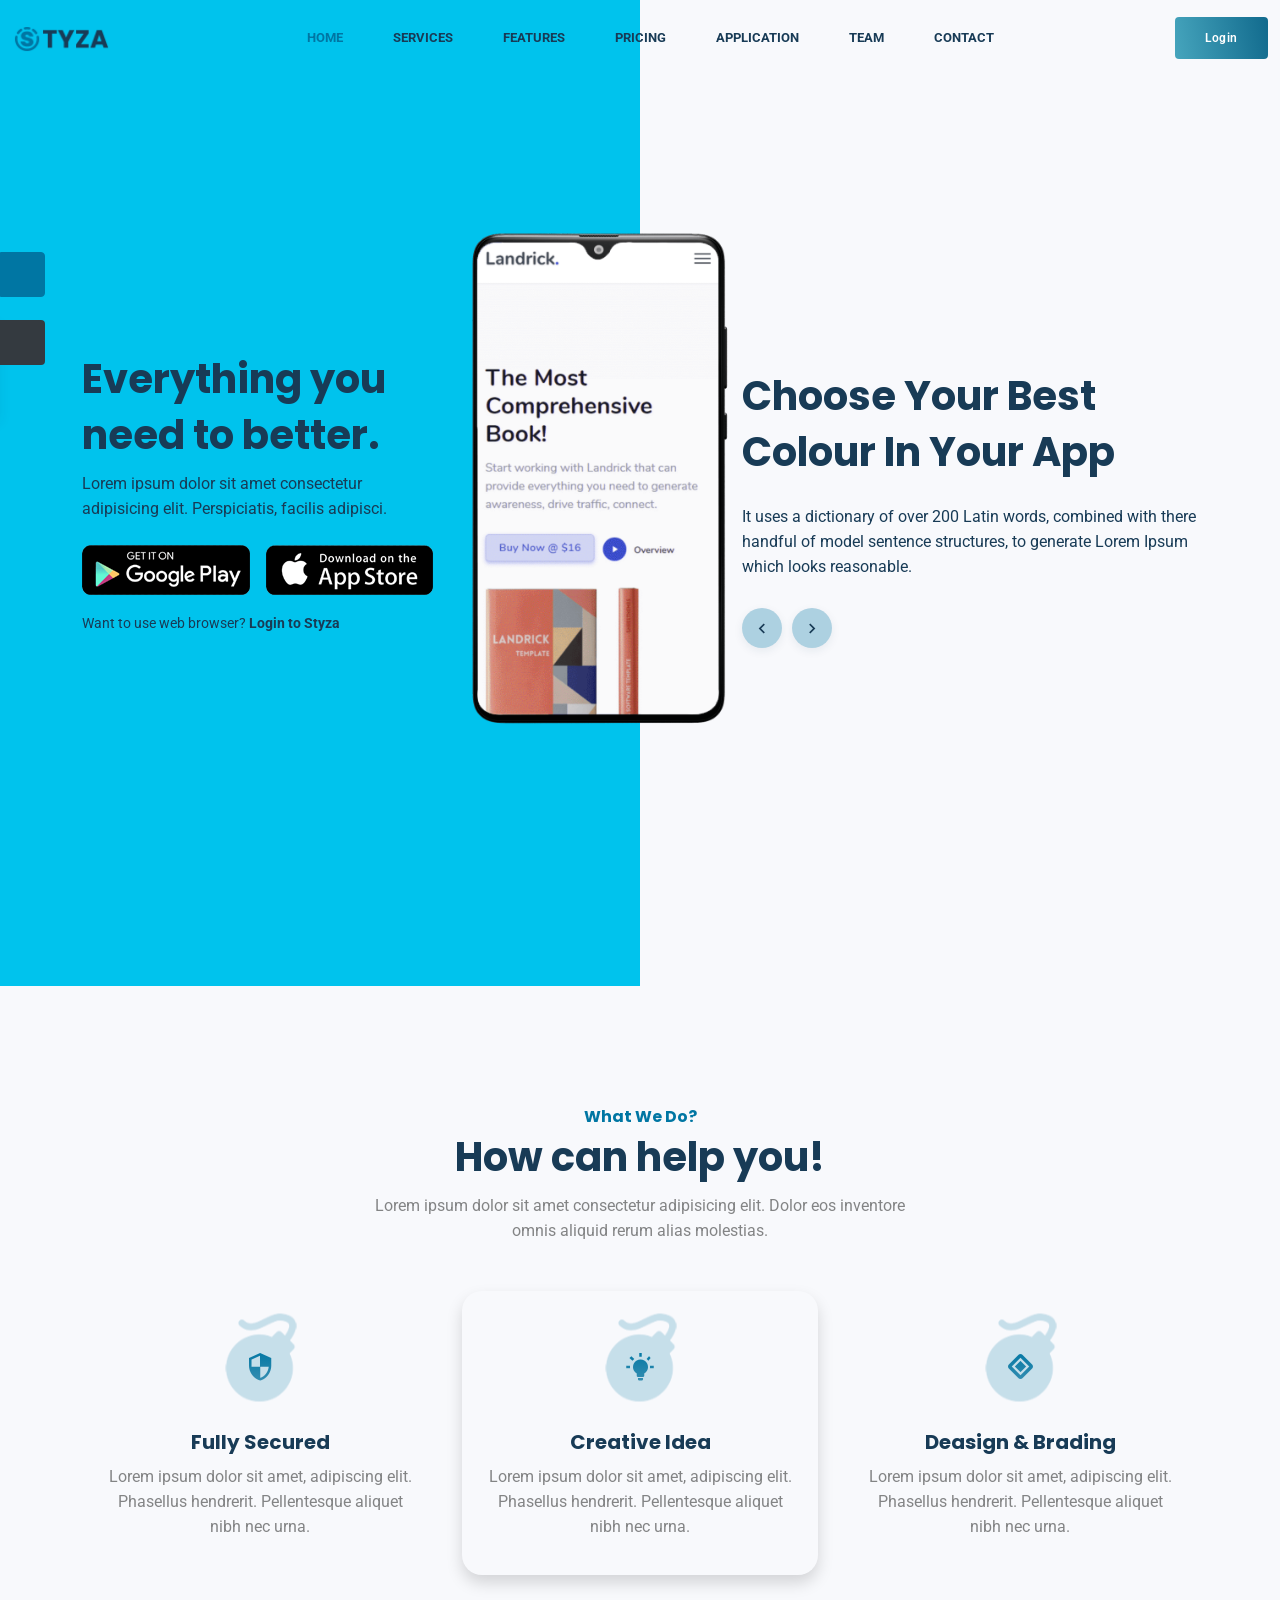
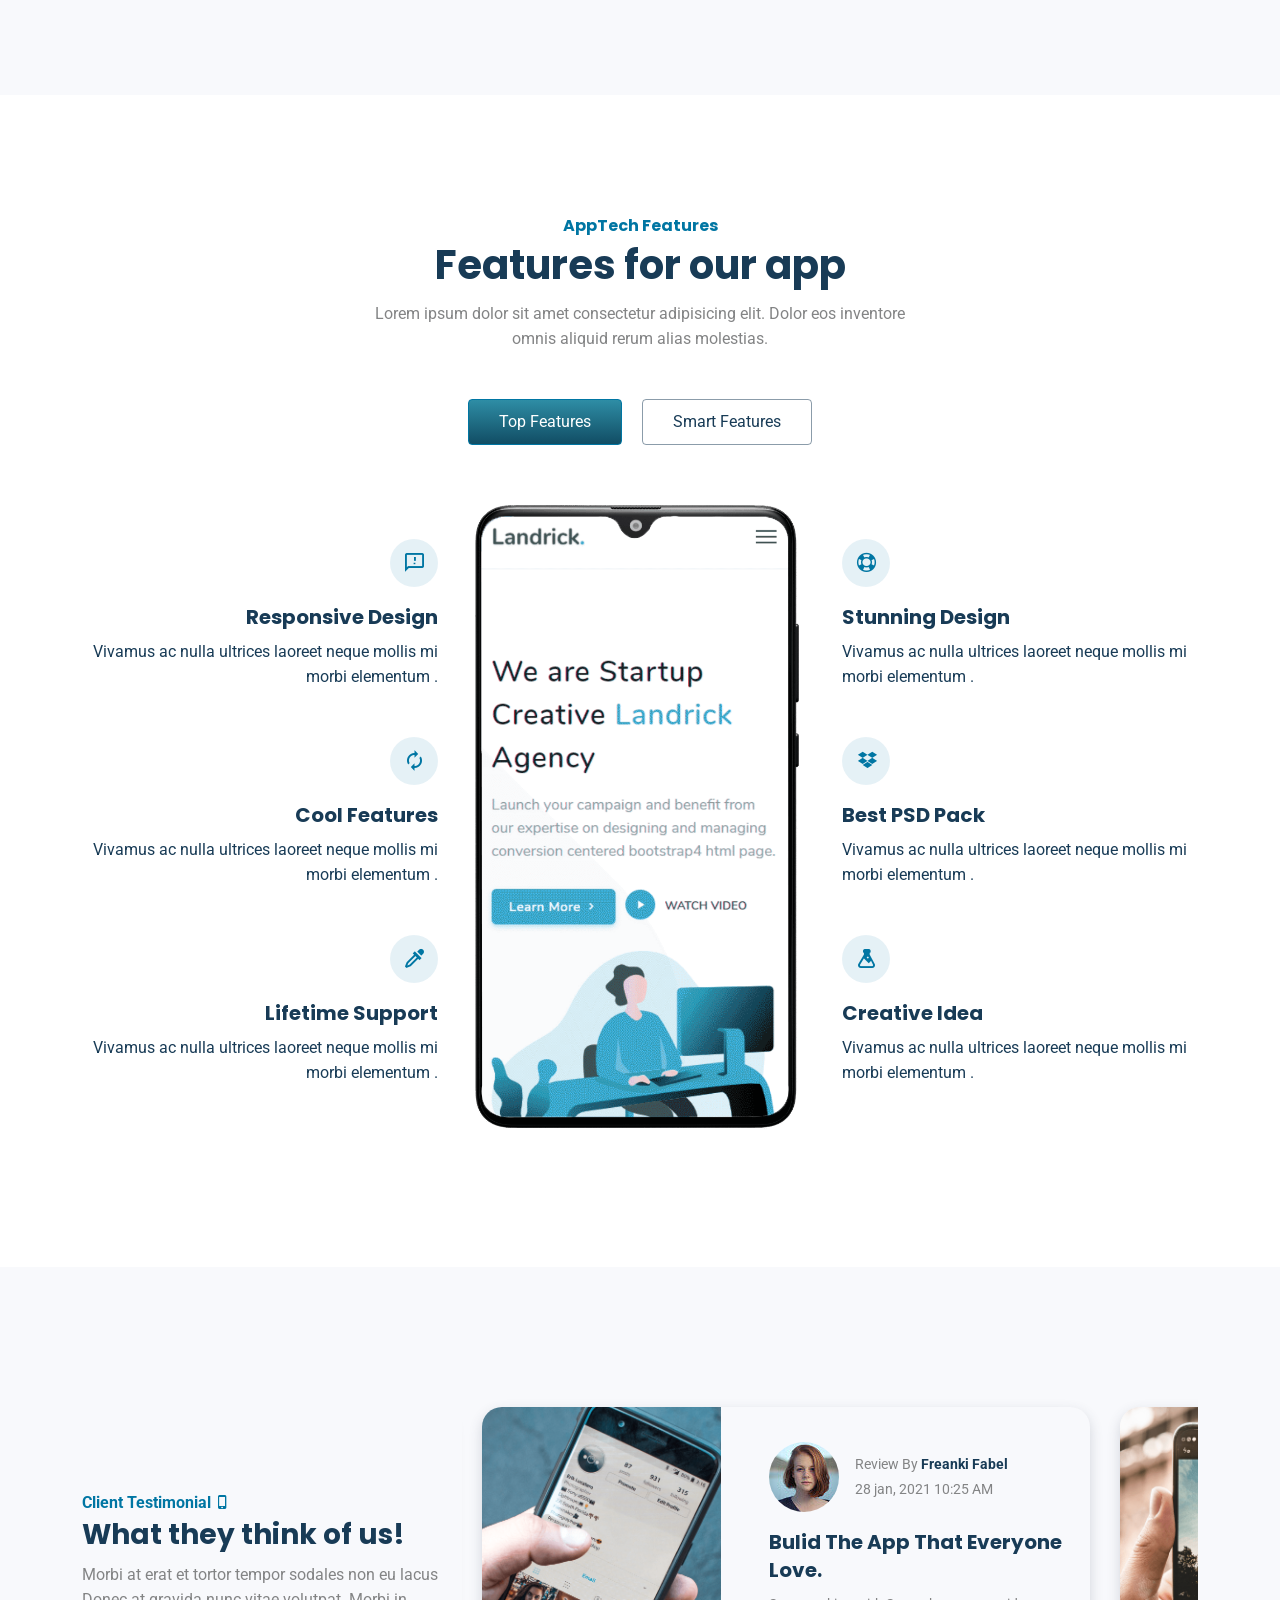
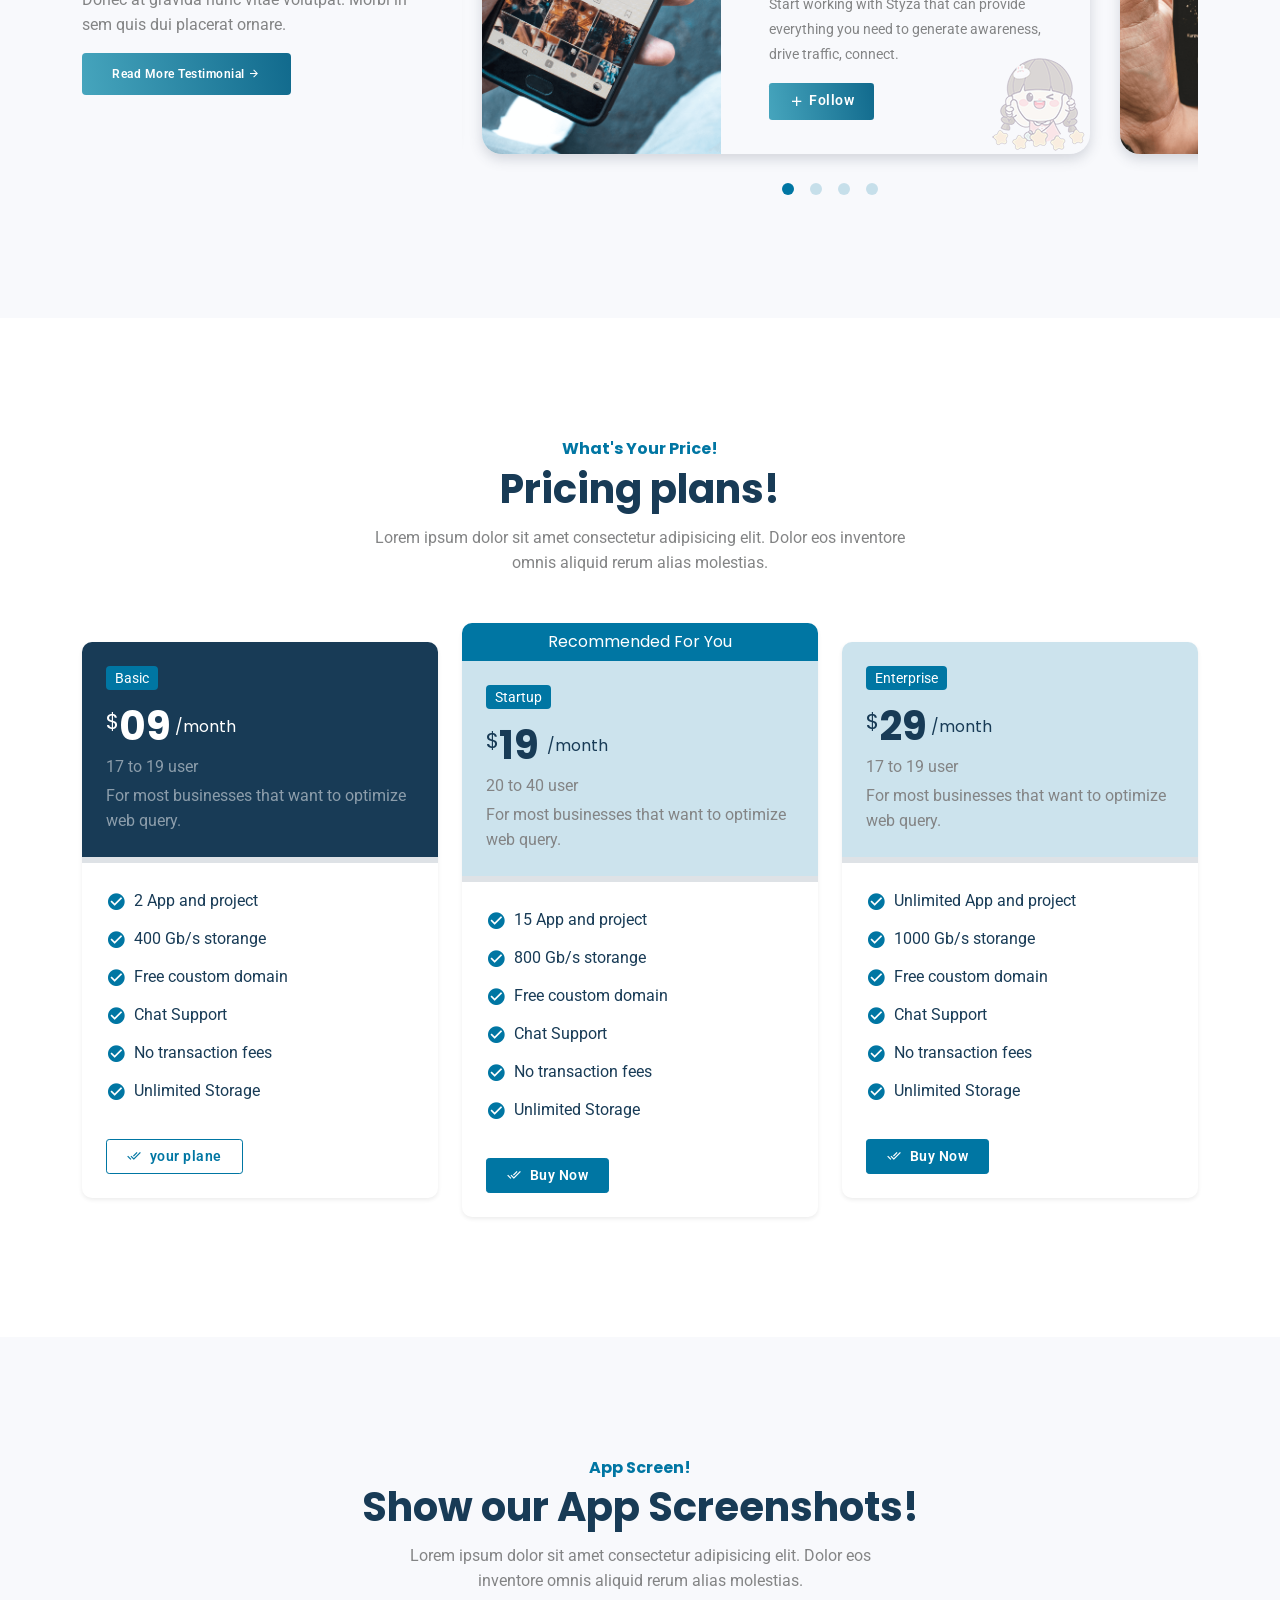
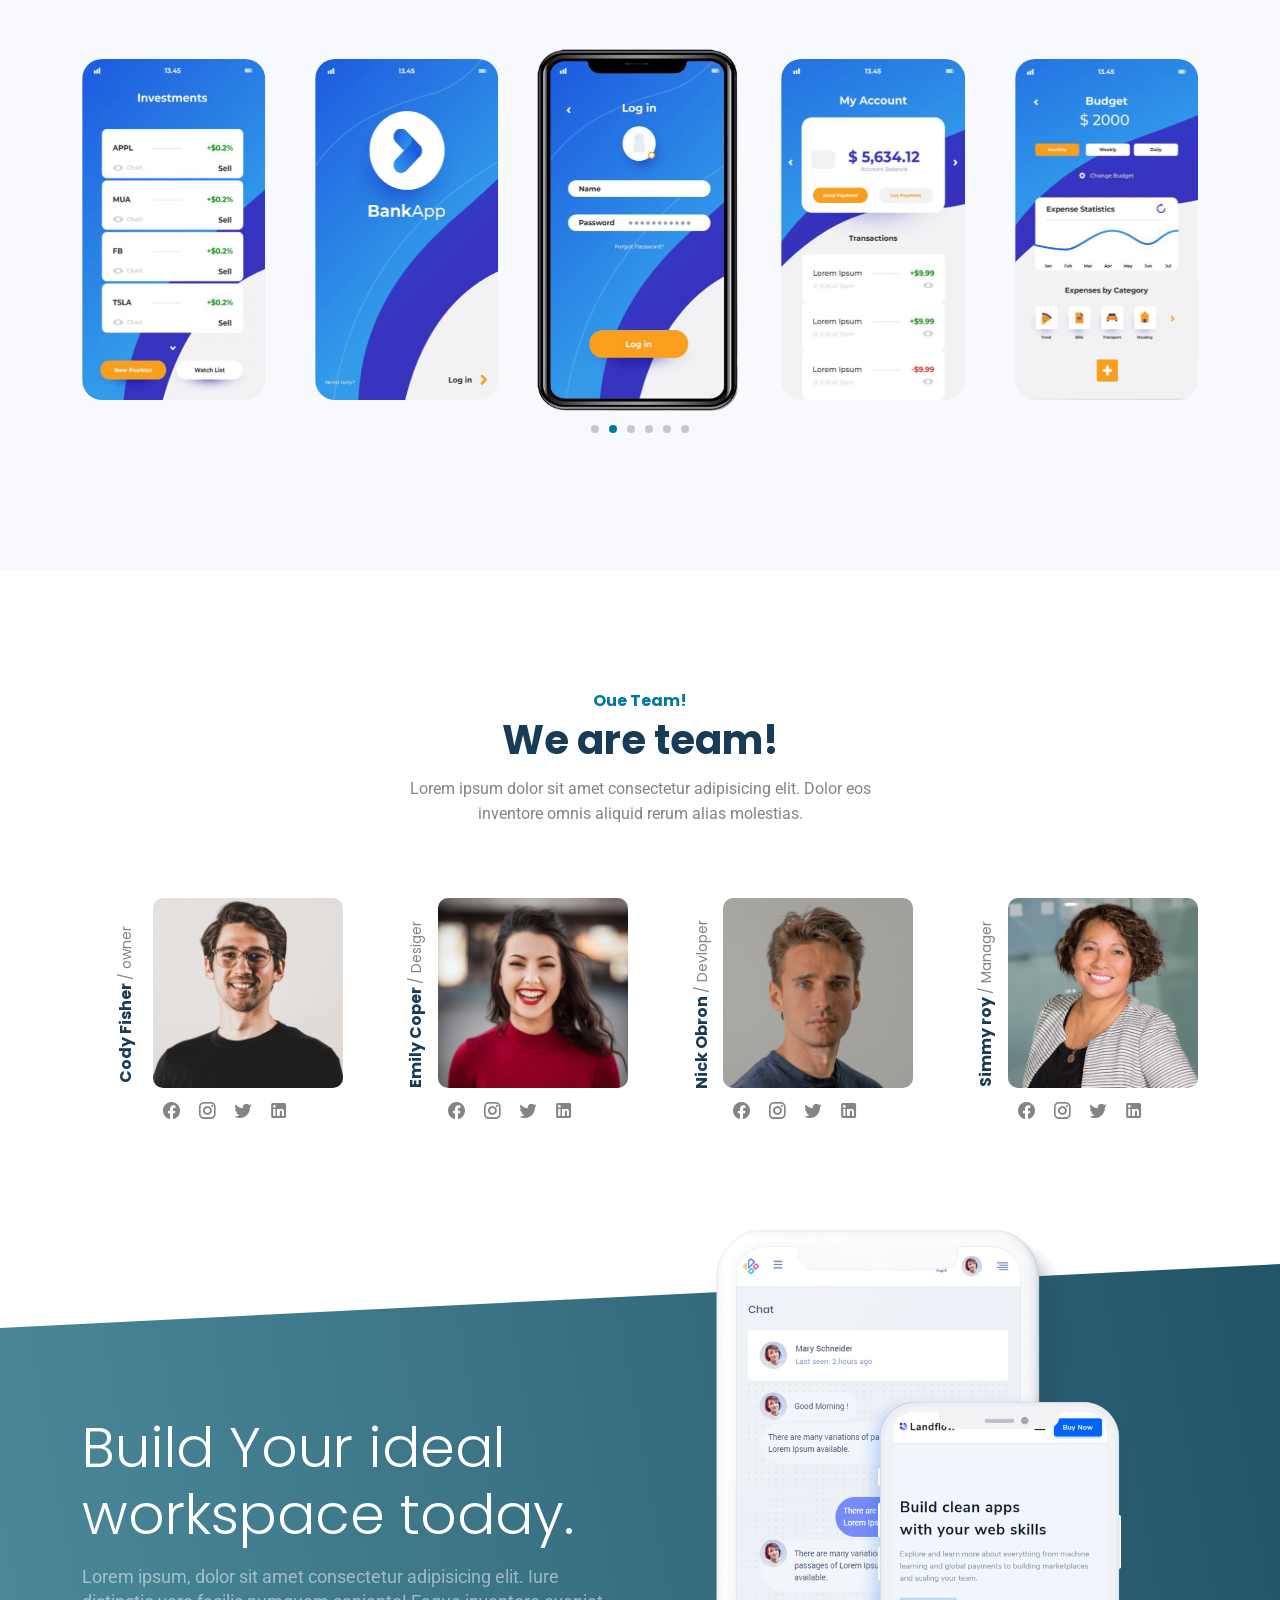
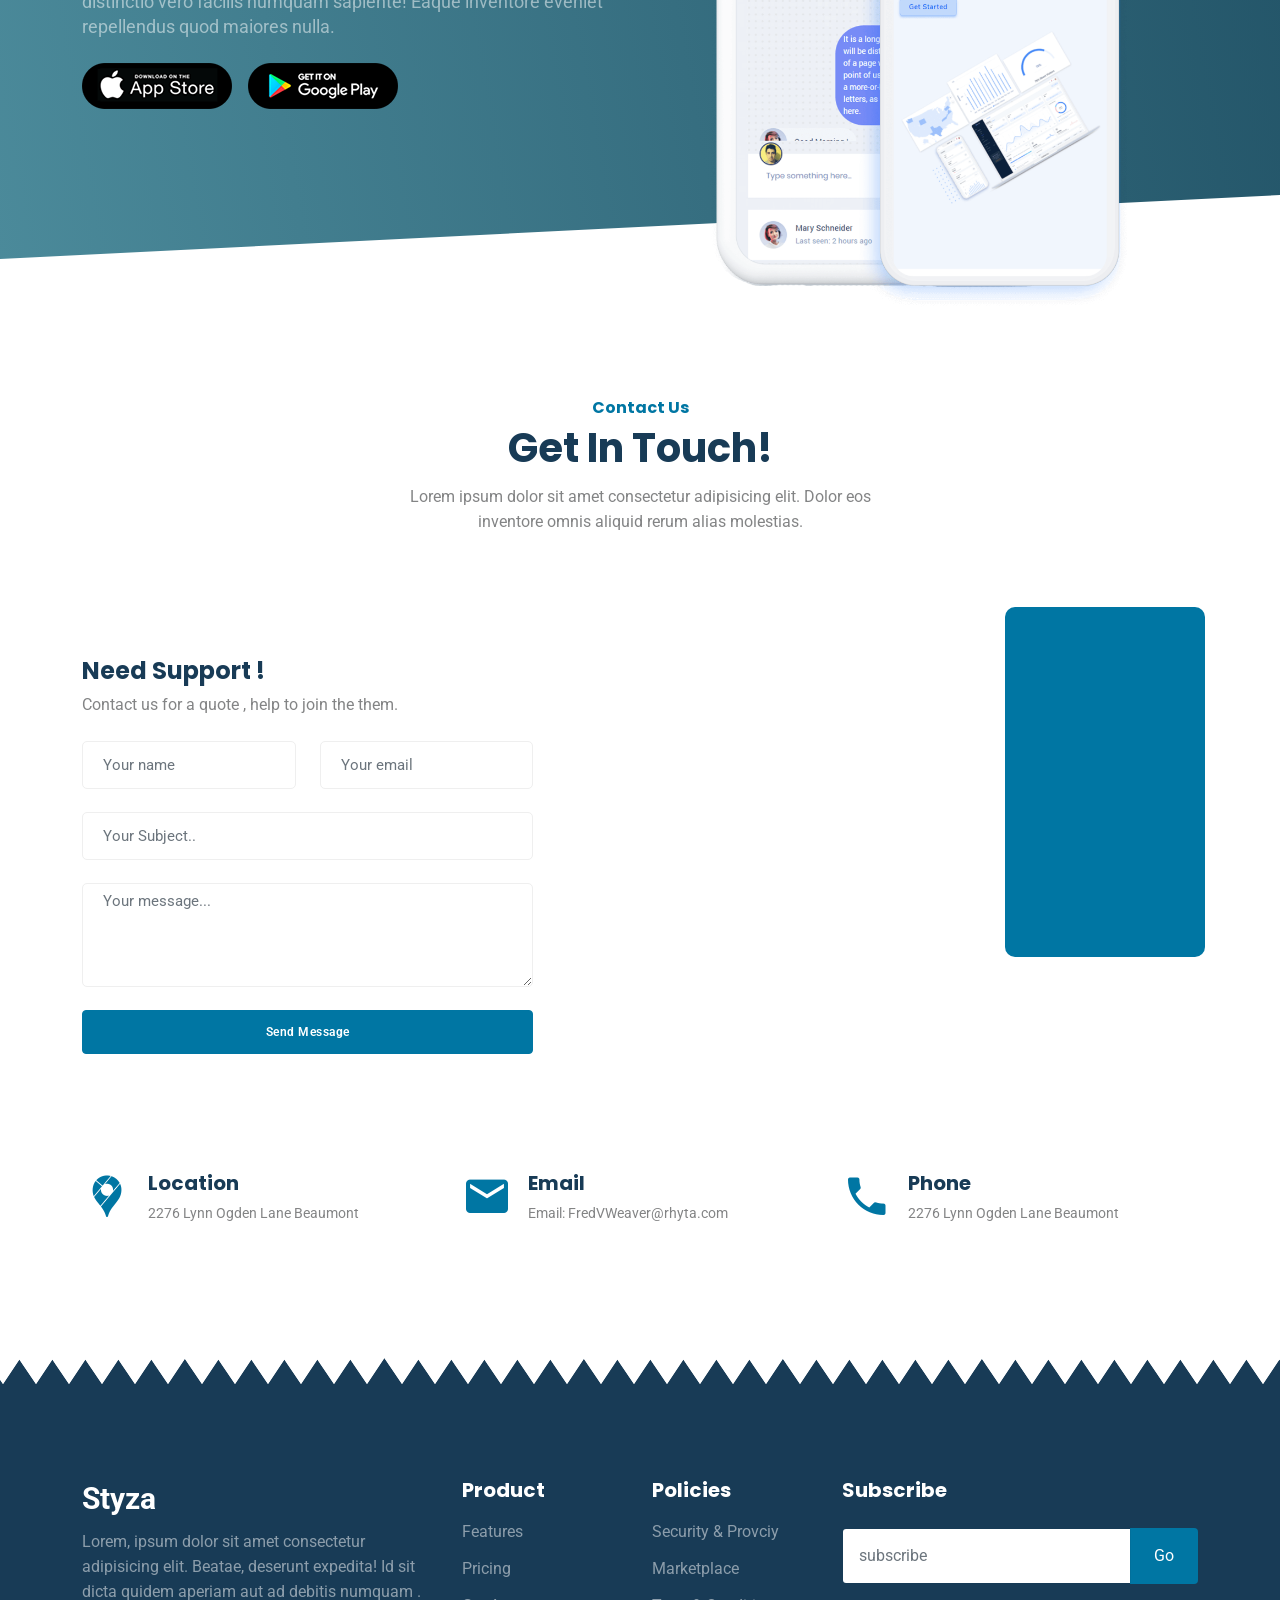
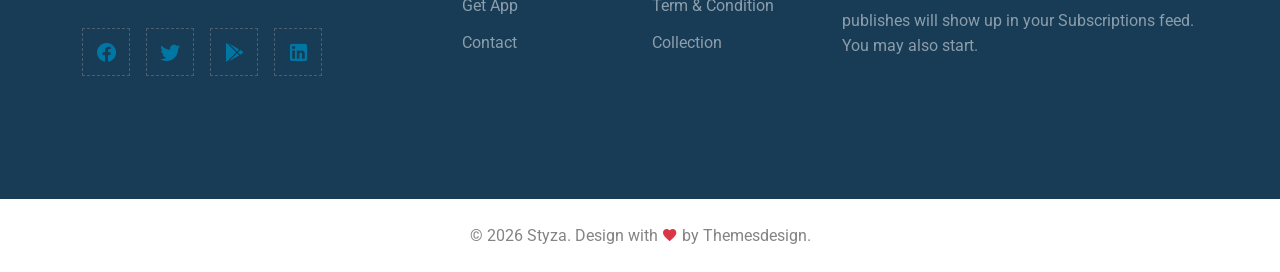
<file: public/HTML/index-6.html>
<!DOCTYPE html>
<html lang="en">

<head>
    <meta charset="utf-8" />
    <title>Styza - App Landing Template</title>
    <meta name="viewport" content="width=device-width, initial-scale=1.0">
    <meta name="description" content=" " />
    <meta name="keywords" content="" />
    <meta content="Pichforest" name="author" />

    <link rel="shortcut icon" href="images/favicon.ico">

    <!-- Bootstrap css -->
    <link rel="stylesheet" href="css/bootstrap.min.css" type="text/css" id="bootstrap-style" />

    <!-- Material Icon Css -->
    <link rel="stylesheet" href="css/materialdesignicons.min.css" type="text/css" />

    <!-- Unicon Css -->
    <link rel="stylesheet" href="https://unicons.iconscout.com/release/v4.0.0/css/line.css" />

    <!-- Swiper Css -->
    <link rel="stylesheet" href="css/tiny-slider.css" type="text/css" />
    <link rel="stylesheet" href="css/swiper.min.css" type="text/css" />

    <!-- Custom Css -->
    <link rel="stylesheet" href="css/style.min.css" type="text/css" />

    <!-- colors -->
    <link href="css/colors/default.css" rel="stylesheet" type="text/css" id="color-opt" />

</head>

<body data-bs-spy="scroll" data-bs-target="#navbar" data-bs-offset="71">

    <!-- light-dark mode button -->
    <a href="javascript: void(0);" id="mode" class="mode-btn text-white rounded-end">
        <i class="uil uil-brightness mode-dark mx-auto"></i>
        <i class="uil uil-moon bx-spin mode-light"></i>
    </a>

    <!-- START  NAVBAR -->
    <nav class="navbar navbar-expand-lg fixed-top navbar-custom sticky sticky-light" id="navbar">
        <div class="container-fluid">

            <!-- LOGO -->
            <a class="navbar-brand logo text-uppercase" href="index-1.html">
                <img src="images/logo-light.png" class="logo-light" alt="" height="28">
                <img src="images/logo-dark.png" class="logo-dark" alt="" height="28">
            </a>

            <button class="navbar-toggler" type="button" data-bs-toggle="collapse" data-bs-target="#navbarCollapse"
                aria-controls="navbarCollapse" aria-expanded="false" aria-label="Toggle navigation">
                <span class="mdi mdi-menu"></span>
            </button>

            <div class="collapse navbar-collapse" id="navbarCollapse">
                <ul class="navbar-nav ms-auto" id="navbar-navlist">
                    <li class="nav-item">
                        <a class="nav-link" href="#home">Home</a>
                    </li>
                    <li class="nav-item">
                        <a class="nav-link" href="#service">Services</a>
                    </li>
                    <li class="nav-item">
                        <a class="nav-link" href="#features">Features</a>
                    </li>
                    <li class="nav-item">
                        <a class="nav-link" href="#pricing">Pricing</a>
                    </li>
                    <li class="nav-item">
                        <a class="nav-link" href="#app">Application</a>
                    </li>
                    <li class="nav-item">
                        <a class="nav-link" href="#team">Team</a>
                    </li>
                    <li class="nav-item">
                        <a class="nav-link" href="#contact">Contact</a>
                    </li>
                </ul>
                <div class="ms-auto">
                    <a href="" class="btn bg-gradiant">Login</a>
                </div>

            </div>
        </div>
    </nav>
    <!-- END NAVBAR -->



    <!-- home section -->
    <section class="home-6 bg-half-gradient" id="home">
        <!-- start container -->
        <div class="container overflow-hidden">
            <div class="row align-items-center">
                <div class="col-lg-4">
                    <div class="title-content ">
                        <h1>Everything you need to better.</h1>
                        <p>Lorem ipsum dolor sit amet consectetur adipisicing elit. Perspiciatis, facilis adipisci.</p>
                        <div class="d-flex mt-4">
                            <div class="playstore">
                                <img src="images/playstore.png" alt="" class="img-fluid">
                            </div>
                            <div class="playstore ms-3">
                                <img src="images/app.png" alt="" class="img-fluid">
                            </div>
                        </div>
                        <p class="f-14 mt-3 mb-0">Want to use web browser? <a href="" class="text-dark fw-bold">Login to
                                Styza</a></p>
                    </div>
                </div>

                <div class="col-lg-8">
                    <div class="testimonial-slider mt-4 mb-5">
                        <div class="item ">
                            <div class="d-flex align-items-center">
                                <div class="testimonial-image">
                                    <img src="images/home/phone-2.png" alt="" class="img-fluid">
                                </div>
                                <div class="testimonial-info">
                                    <h1>Choose Your Best Colour In Your App</h1>
                                    <p class="text-dark mt-4">It uses a dictionary of over 200 Latin words, combined
                                        with there handful of model sentence structures, to generate Lorem Ipsum
                                        which looks
                                        reasonable.</p>
                                </div>
                            </div>
                        </div>
                        <div class="item ">
                            <div class="d-flex align-items-center">
                                <div class="testimonial-image">
                                    <img src="images/home/phone-1.png" alt="" class="img-fluid">
                                </div>
                                <div class="testimonial-info">
                                    <h1>Power and easy to use app creation</h1>
                                    <p class="text-dark mt-4">It uses a dictionary of over 200 Latin words, combined
                                        with there handful of model sentence structures, to generate Lorem Ipsum
                                        which looks
                                        reasonable.</p>
                                </div>
                            </div>
                        </div>
                        <div class="item ">
                            <div class="d-flex align-items-center">
                                <div class="testimonial-image">
                                    <img src="images/home/phone-5.png" alt="" class="img-fluid">
                                </div>
                                <div class="testimonial-info">
                                    <h1>Manage your finance with smart app</h1>
                                    <p class="text-dark mt-4">It uses a dictionary of over 200 Latin words, combined
                                        with there handful of model sentence structures, to generate Lorem Ipsum
                                        which looks
                                        reasonable.</p>
                                </div>
                            </div>
                        </div>
                    </div>
                </div>
            </div>
        </div>
        <!-- end container -->

        <div class="modal fade bd-example-modal-lg" id="watchvideomodal" data-keyboard="false" tabindex="-1"
            aria-hidden="true">
            <div class="modal-dialog modal-dialog-centered modal-dialog modal-lg">
                <div class="modal-content hero-modal-0 bg-transparent">
                    <button type="button" class="btn-close" data-bs-dismiss="modal" aria-label="Close"></button>
                    <video id="VisaChipCardVideo" class="w-100" controls="">
                        <source src="https://www.w3schools.com/html/mov_bbb.mp4" type="video/mp4">
                        <!--Browser does not support <video> tag -->
                    </video>
                </div>
            </div>
        </div>
    </section>
    <!-- end home section -->



    <!-- service section -->
    <section class="section service bg-light" id="service">
        <div class="container">
            <div class="row justify-content-center">
                <div class="col-lg-6">
                    <div class="title text-center mb-5">
                        <h6 class="mb-0 fw-bold text-primary">What We Do?</h6>
                        <h2 class="f-40">How can help you!</h2>
                        <div class="border-phone">
                            <p class="text-muted">Lorem ipsum dolor sit amet consectetur adipisicing elit. Dolor eos
                                inventore omnis aliquid rerum alias molestias.</p>

                        </div>
                    </div>
                </div>
            </div>

            <div class="row justify-content-between">
                <div class="col-lg-4">
                    <div class="service-box text-center">
                        <div class="service-icon p-4"
                            style="background-image: url(./images/service/bomb.png); background-repeat: no-repeat; background-position: center;">
                            <i class="mdi mdi-security text-gradiant f-30"></i>
                        </div>

                        <div class="service-content mt-4">
                            <a href="">
                                <h5 class="fw-bold">Fully Secured</h5>
                            </a>
                            <p class="text-muted">Lorem ipsum dolor sit amet, adipiscing elit. Phasellus hendrerit.
                                Pellentesque aliquet nibh nec urna.</p>
                        </div>
                    </div>
                </div>

                <div class="col-lg-4 pt-4 pt-lg-0">
                    <div class="service-box text-center shadow">
                        <div class="service-icon p-4"
                            style="background-image: url(./images/service/bomb.png); background-repeat: no-repeat; background-position: center;">
                            <i class="mdi mdi-lightbulb-on text-gradiant f-30"></i>
                        </div>

                        <div class="service-content mt-4">
                            <a href="">
                                <h5 class="fw-bold">Creative Idea</h5>
                            </a>
                            <p class="text-muted">Lorem ipsum dolor sit amet, adipiscing elit. Phasellus hendrerit.
                                Pellentesque aliquet nibh nec urna.</p>
                        </div>
                    </div>
                </div>

                <div class="col-lg-4 pt-4 pt-lg-0">
                    <div class="service-box text-center">
                        <div class="service-icon p-4"
                            style="background-image: url(./images/service/bomb.png); background-repeat: no-repeat; background-position: center;">
                            <i class="mdi mdi-google-nearby text-gradiant f-30"></i>
                        </div>

                        <div class="service-content mt-4">
                            <a href="">
                                <h5 class="fw-bold">Deasign & Brading</h5>
                            </a>
                            <p class="text-muted">Lorem ipsum dolor sit amet, adipiscing elit. Phasellus hendrerit.
                                Pellentesque aliquet nibh nec urna.</p>
                        </div>
                    </div>
                </div>
            </div>
        </div>
    </section>
    <!-- end section -->


    <!-- start features -->
    <div class="section features" id="features">
        <!-- start container -->
        <div class="container">
            <div class="row justify-content-center">
                <div class="col-lg-6">
                    <div class="title text-center mb-5">
                        <h6 class="mb-0 fw-bold text-primary">AppTech Features</h6>
                        <h2 class="f-40">Features for our app </h2>
                        <p class="text-muted">Lorem ipsum dolor sit amet consectetur adipisicing elit. Dolor eos
                            inventore omnis aliquid rerum alias molestias.</p>
                    </div>
                </div>
            </div>

            <div class="row justify-content-center">


                <div class="col-lg-12">
                    <ul class="nav nav-pills mb-3 justify-content-center" id="pills-tab" role="tablist">
                        <li class="nav-item" role="presentation">
                            <button class="nav-link active" id="pills-home-tab" data-bs-toggle="pill"
                                data-bs-target="#pills-home" type="button" role="tab" aria-controls="pills-home"
                                aria-selected="true">Top Features</button>
                        </li>
                        <li class="nav-item" role="presentation">
                            <button class="nav-link" id="pills-profile-tab" data-bs-toggle="pill"
                                data-bs-target="#pills-profile" type="button" role="tab" aria-controls="pills-profile"
                                aria-selected="false">Smart Features</button>
                        </li>

                    </ul>
                    <div class="tab-content mt-5" id="pills-tabContent">
                        <div class="tab-pane fade show active" id="pills-home" role="tabpanel"
                            aria-labelledby="pills-home-tab">
                            <div class="row align-items-center">
                                <div class="col-lg-4">
                                    <div class="features-item text-start text-lg-end">
                                        <div class="icon avatar-sm text-center ms-lg-auto rounded-circle">
                                            <i class="mdi mdi-message-alert-outline f-24"></i>
                                        </div>
                                        <div class="content mt-3">
                                            <h5>Responsive Design</h5>
                                            <p>Vivamus ac nulla ultrices laoreet neque mollis mi morbi elementum .</p>
                                        </div>
                                    </div>

                                    <div class="features-item text-start text-lg-end mt-5">
                                        <div class="icon avatar-sm text-center ms-lg-auto rounded-circle">
                                            <i class="mdi mdi-autorenew f-24"></i>
                                        </div>
                                        <div class="content mt-3">
                                            <h5>Cool Features</h5>
                                            <p>Vivamus ac nulla ultrices laoreet neque mollis mi morbi elementum .</p>
                                        </div>
                                    </div>

                                    <div class="features-item text-start text-lg-end mt-5">
                                        <div class="icon avatar-sm text-center ms-lg-auto rounded-circle">
                                            <i class="mdi mdi-eyedropper f-24"></i>
                                        </div>
                                        <div class="content mt-3">
                                            <h5>Lifetime Support</h5>
                                            <p>Vivamus ac nulla ultrices laoreet neque mollis mi morbi elementum .</p>
                                        </div>
                                    </div>
                                </div>
                                <div class="col-lg-4">
                                    <img src="images/features/phone.png" alt="" class="img-fluid">
                                </div>
                                <div class="col-lg-4">
                                    <div class="features-item">
                                        <div class="icon avatar-sm text-center rounded-circle">
                                            <i class="mdi mdi-lifebuoy f-24"></i>
                                        </div>
                                        <div class="content mt-3">
                                            <h5>Stunning Design</h5>
                                            <p>Vivamus ac nulla ultrices laoreet neque mollis mi morbi elementum .</p>
                                        </div>
                                    </div>

                                    <div class="features-item mt-5">
                                        <div class="icon avatar-sm text-center rounded-circle">
                                            <i class="mdi mdi-dropbox f-24"></i>
                                        </div>
                                        <div class="content mt-3">
                                            <h5>Best PSD Pack</h5>
                                            <p>Vivamus ac nulla ultrices laoreet neque mollis mi morbi elementum .</p>
                                        </div>
                                    </div>

                                    <div class="features-item mt-5">
                                        <div class="icon avatar-sm text-center rounded-circle">
                                            <i class="mdi mdi-flask f-24"></i>
                                        </div>
                                        <div class="content mt-3">
                                            <h5>Creative Idea</h5>
                                            <p>Vivamus ac nulla ultrices laoreet neque mollis mi morbi elementum .</p>
                                        </div>
                                    </div>
                                </div>
                            </div>
                        </div>
                        <div class="tab-pane fade" id="pills-profile" role="tabpanel"
                            aria-labelledby="pills-profile-tab">

                            <div class="row align-items-center">
                                <div class="col-lg-6">
                                    <img src="images/features/phone2.png" alt="" class="img-fluid">
                                </div>

                                <div class="col-lg-6">
                                    <h2 class="mb-4">Smart Features</h2>

                                    <div class="row">
                                        <div class="col-lg-6">
                                            <div class="features-box mt-4">
                                                <div class="d-flex">
                                                    <div class="icon">
                                                        <i class="mdi mdi-check-circle f-20 me-2"></i>
                                                    </div>
                                                    <div class="heading">
                                                        <h6 class="mt-1">Fast Messaging</h6>
                                                        <p class="text-muted">Soluta velit sint, esse quis tempora
                                                            impedit corrupti in recusandae tenetur dignissimos
                                                            voluptates..</p>
                                                    </div>
                                                </div>
                                            </div>
                                            <div class="features-box mt-4">
                                                <div class="d-flex">
                                                    <div class="icon">
                                                        <i class="mdi mdi-check-circle f-20 me-2"></i>
                                                    </div>
                                                    <div class="heading">
                                                        <h6 class="mt-1">User Freindly</h6>
                                                        <p class="text-muted">Amet repudiandae illo quasi enim iusto
                                                            corporis ratione? Laudantium reprehenderit sint provident.
                                                        </p>
                                                    </div>
                                                </div>
                                            </div>
                                        </div>
                                        <div class="col-lg-6">
                                            <div class="features-box mt-4">
                                                <div class="d-flex">
                                                    <div class="icon">
                                                        <i class="mdi mdi-check-circle f-20 me-2"></i>
                                                    </div>
                                                    <div class="heading">
                                                        <h6 class="mt-1">Minimal Interface</h6>
                                                        <p class="text-muted">Repellat ad in autem, odio quos ex eum
                                                            recusandae cupiditate assumenda nihil incidunt dolorem qui
                                                            soluta.</p>
                                                    </div>
                                                </div>
                                            </div>
                                            <div class="features-box mt-4">
                                                <div class="d-flex">
                                                    <div class="icon">
                                                        <i class="mdi mdi-check-circle f-20 me-2"></i>
                                                    </div>
                                                    <div class="heading">
                                                        <h6 class="mt-1">Notification</h6>
                                                        <p class="text-muted">Ipsam nisi quam velit maxime corrupti ut
                                                            quos, ad eum laudantium voluptatibus, facilis numquam
                                                            repellendus.</p>
                                                    </div>
                                                </div>
                                            </div>
                                        </div>
                                    </div>
                                </div>
                            </div>
                        </div>

                    </div>
                </div>
            </div>
        </div>
        <!-- end container -->
    </div>
    <!-- end features -->



    <!-- start testimonial -->
    <section class="section bg-light testimonial" id="testimonial">
        <!-- start container -->
        <div class="container">
            <div class="row align-items-center">
                <div class="col-lg-4">
                    <div class="title">
                        <p class=" text-primary fw-bold mb-0">Client Testimonial <i
                                class="mdi mdi-cellphone-iphone"></i>
                        </p>
                        <h3>What they think of us!</h3>
                        <p class="text-muted">Morbi at erat et tortor tempor sodales non eu lacus Donec at gravida nunc
                            vitae
                            volutpat. Morbi in sem quis
                            dui placerat ornare.</p>
                        <button class="btn bg-gradiant">Read More Testimonial <i
                                class="mdi mdi-arrow-right"></i></button>
                    </div>
                </div>
                <div class="col-lg-8">
                    <div class="testi-slider" id="testi-slider">
                        <div class="item">
                            <div class="testi-box position-relative overflow-hidden">
                                <div class="row align-items-center">
                                    <div class="col-md-5">
                                        <img src="images/testi/img-1.png" alt="" class="img-fluid">
                                    </div>
                                    <div class="col-md-7">
                                        <div class="p-4">
                                            <div class="d-flex align-items-center">
                                                <div class="flex-shrink-0">
                                                    <div class="avatar">
                                                        <img src="images/user/img-1.jpg" alt=""
                                                            class="img-fluid rounded-circle">
                                                    </div>
                                                </div>
                                                <div class="flex-grow-1 ms-3">
                                                    <p class="f-14 mb-0 text-dark fw-bold"><span
                                                            class="text-muted fw-normal">Review By </span> Freanki Fabel
                                                    </p>
                                                    <div class="date">
                                                        <p class="text-muted mb-0 f-14">28 jan, 2021 <span>10:25
                                                                AM</span></p>
                                                    </div>
                                                </div>
                                            </div>

                                            <div class="mt-3">
                                                <h5 class="fw-bold">Bulid The App That Everyone Love.</h5>
                                                <p class="text-muted f-14">Start working with Styza that can provide
                                                    everything you need to generate awareness, drive traffic, connect.
                                                </p>
                                                <button class="btn btn-sm bg-gradiant"><i
                                                        class="mdi mdi-plus f-16 align-middle"></i>
                                                    Follow</button>
                                            </div>
                                        </div>
                                    </div>
                                </div>
                                <div class="back-image position-absolute end-0 bottom-0">
                                    <img src="images/testi/rating-image.png" alt="" class="img-fluid">
                                </div>

                            </div>
                        </div>
                        <!-- slider item -->

                        <div class="item">
                            <div class="testi-box position-relative overflow-hidden">
                                <div class="row align-items-center">
                                    <div class="col-md-5">
                                        <img src="images/testi/img-2.png" alt="" class="img-fluid">
                                    </div>
                                    <div class="col-md-7">
                                        <div class="p-4">
                                            <div class="d-flex align-items-center">
                                                <div class="flex-shrink-0">
                                                    <div class="avatar">
                                                        <img src="images/user/img-2.jpg" alt=""
                                                            class="img-fluid rounded-circle">
                                                    </div>
                                                </div>
                                                <div class="flex-grow-1 ms-3">
                                                    <p class="f-14 mb-0 text-dark fw-bold"><span
                                                            class="text-muted fw-normal">Review By </span> Freanki Fabel
                                                    </p>
                                                    <div class="date">
                                                        <p class="text-muted mb-0 f-14">28 jan, 2021 <span>10:25
                                                                AM</span></p>
                                                    </div>
                                                </div>
                                            </div>

                                            <div class="mt-3">
                                                <h5 class="fw-bold">Easy and prefect solution</h5>
                                                <p class="text-muted f-14">Start working with Styza that can provide
                                                    everything you need to generate awareness, drive traffic, connect.
                                                </p>
                                                <button class="btn btn-sm bg-gradiant"><i
                                                        class="mdi mdi-plus f-16 align-middle"></i>
                                                    Follow</button>
                                            </div>
                                        </div>
                                    </div>
                                </div>
                                <div class="back-image position-absolute end-0 bottom-0">
                                    <img src="images/testi/rating-image.png" alt="" class="img-fluid">
                                </div>

                            </div>
                        </div>

                        <!-- slider item -->
                        <div class="item ">
                            <div class="testi-box position-relative overflow-hidden">
                                <div class="row align-items-center">
                                    <div class="col-md-5">
                                        <img src="images/testi/img-3.png" alt="" class="img-fluid">
                                    </div>
                                    <div class="col-md-7">
                                        <div class="p-4">
                                            <div class="d-flex align-items-center">
                                                <div class="flex-shrink-0">
                                                    <div class="avatar">
                                                        <img src="images/user/img-3.jpg" alt=""
                                                            class="img-fluid rounded-circle">
                                                    </div>
                                                </div>
                                                <div class="flex-grow-1 ms-3">
                                                    <p class="f-14 mb-0 text-dark fw-bold"><span
                                                            class="text-muted fw-normal">Review By </span> Freanki Fabel
                                                    </p>
                                                    <div class="date">
                                                        <p class="text-muted mb-0 f-14">28 jan, 2021 <span>10:25
                                                                AM</span></p>
                                                    </div>
                                                </div>
                                            </div>

                                            <div class="mt-3">
                                                <h5 class="fw-bold">Bulid The App That Everyone Love.</h5>
                                                <p class="text-muted f-14">Start working with Styza that can provide
                                                    everything you need to generate awareness, drive traffic, connect.
                                                </p>
                                                <button class="btn btn-sm bg-gradiant"><i
                                                        class="mdi mdi-plus f-16 align-middle"></i>
                                                    Follow</button>
                                            </div>
                                        </div>
                                    </div>
                                </div>
                                <div class="back-image position-absolute end-0 bottom-0">
                                    <img src="images/testi/rating-image.png" alt="" class="img-fluid">
                                </div>

                            </div>
                        </div>

                        <!-- slider item -->
                        <div class="item ">
                            <div class="testi-box position-relative overflow-hidden">
                                <div class="row align-items-center">
                                    <div class="col-md-5">
                                        <img src="images/testi/img-4.png" alt="" class="img-fluid">
                                    </div>
                                    <div class="col-md-7">
                                        <div class="p-4">
                                            <div class="d-flex align-items-center">
                                                <div class="flex-shrink-0">
                                                    <div class="avatar">
                                                        <img src="images/user/img-4.jpg" alt=""
                                                            class="img-fluid rounded-circle">
                                                    </div>
                                                </div>
                                                <div class="flex-grow-1 ms-3">
                                                    <p class="f-14 mb-0 text-dark fw-bold"><span
                                                            class="text-muted fw-normal">Review By </span> Freanki Fabel
                                                    </p>
                                                    <div class="date">
                                                        <p class="text-muted mb-0 f-14">28 jan, 2021 <span>10:25
                                                                AM</span></p>
                                                    </div>
                                                </div>
                                            </div>

                                            <div class="mt-3">
                                                <h5 class="fw-bold">Bulid The App That Everyone Love.</h5>
                                                <p class="text-muted f-14">Start working with Styza that can provide
                                                    everything you need to generate awareness, drive traffic, connect.
                                                </p>
                                                <button class="btn btn-sm bg-gradiant"><i
                                                        class="mdi mdi-plus f-16 align-middle"></i>
                                                    Follow</button>
                                            </div>
                                        </div>
                                    </div>
                                </div>
                                <div class="back-image position-absolute end-0 bottom-0">
                                    <img src="images/testi/rating-image.png" alt="" class="img-fluid">
                                </div>

                            </div>
                        </div>
                        <!-- slider item -->
                    </div>
                </div>
            </div>
        </div>
        <!-- end container -->
    </section>
    <!-- end testimonial -->



    <!-- pricing section -->
    <section class="section pricing" id="pricing">
        <div class="container">
            <div class="row justify-content-center">
                <div class="col-lg-6">
                    <div class="title text-center mb-5">
                        <h6 class="mb-0 fw-bold text-primary">What's Your Price!</h6>
                        <h2 class="f-40">Pricing plans!</h2>
                        <p class="text-muted">Lorem ipsum dolor sit amet consectetur adipisicing elit. Dolor eos
                            inventore omnis aliquid rerum alias molestias.</p>

                    </div>
                </div>
            </div>

            <div class="row align-items-center">
                <div class="col-lg-4">
                    <div class="price-item shadow-sm overflow-hidden">
                        <div class="price-up-box active p-4">
                            <div class="badge bg-primary fw-normal f-14">Basic</div>
                            <div class="price-tag mt-2">
                                <h2 class="text-white mb-0 f-40"><sup class="f-22 fw-normal">$</sup>09<sup
                                        class="f-16 fw-normal"> /month</sup></h2>
                            </div>
                            <p class="text-white-50 mb-1">17 to 19 user</p>
                            <p class="text-white-50 mb-0">For most businesses that want to optimize web query.</p>
                        </div>
                        <div class="border border-3"></div>

                        <div class="price-down-box p-4">
                            <ul class="list-unstyled ">
                                <li><i class="mdi mdi-check-circle f-20 align-middle me-2 text-primary"></i>2 App and
                                    project</li>
                                <li class="mt-2"><i
                                        class="mdi mdi-check-circle f-20 align-middle me-2 text-primary"></i>400 Gb/s
                                    storange</li>
                                <li class="mt-2"><i
                                        class="mdi mdi-check-circle f-20 align-middle me-2 text-primary"></i>Free
                                    coustom domain
                                </li>
                                <li class="mt-2"><i
                                        class="mdi mdi-check-circle f-20 align-middle me-2 text-primary"></i>Chat
                                    Support
                                </li>
                                <li class="mt-2"><i
                                        class="mdi mdi-check-circle f-20 align-middle me-2 text-primary"></i>No
                                    transaction fees
                                </li>
                                <li class="mt-2"><i
                                        class="mdi mdi-check-circle f-20 align-middle me-2 text-primary"></i>Unlimited
                                    Storage
                                </li>

                            </ul>
                            <a href="" class="btn btn-sm text-primary mt-3"><i class="mdi mdi-check-all me-2"></i>your
                                plane</a>
                        </div>
                    </div>
                </div>
                <div class="col-lg-4 ">
                    <div class="price-item shadow-sm overflow-hidden mt-4 mt-lg-0">
                        <div class="topbar-header bg-primary py-2 text-center">
                            <h6 class="mb-0 text-white fw-normal">Recommended For You</h6>
                        </div>
                        <div class="price-up-box p-4">
                            <div class="badge bg-primary fw-normal f-14">Startup</div>
                            <div class="price-tag mt-2">
                                <h2 class="text-dark mb-0 f-40"><sup class="f-22 fw-normal">$</sup>19
                                    <sup class="f-16 fw-normal"> /month</sup>
                                </h2>
                            </div>
                            <p class="text-muted mb-1">20 to 40 user</p>
                            <p class="text-muted mb-0">For most businesses that want to optimize web query.</p>
                        </div>
                        <div class="border border-3"></div>

                        <div class="price-down-box p-4">
                            <ul class="list-unstyled ">
                                <li><i class="mdi mdi-check-circle f-20 align-middle me-2 text-primary"></i>15 App and
                                    project</li>
                                <li class="mt-2"><i
                                        class="mdi mdi-check-circle f-20 align-middle me-2 text-primary"></i>800 Gb/s
                                    storange</li>
                                <li class="mt-2"><i
                                        class="mdi mdi-check-circle f-20 align-middle me-2 text-primary"></i>Free
                                    coustom domain
                                </li>
                                <li class="mt-2"><i
                                        class="mdi mdi-check-circle f-20 align-middle me-2 text-primary"></i>Chat
                                    Support
                                </li>
                                <li class="mt-2"><i
                                        class="mdi mdi-check-circle f-20 align-middle me-2 text-primary"></i>No
                                    transaction fees
                                </li>
                                <li class="mt-2"><i
                                        class="mdi mdi-check-circle f-20 align-middle me-2 text-primary"></i>Unlimited
                                    Storage
                                </li>
                            </ul>
                            <a href="" class="btn btn-sm btn-primary mt-3"><i class="mdi mdi-check-all me-2"></i>Buy
                                Now</a>
                        </div>
                    </div>
                </div>
                <div class="col-lg-4">
                    <div class="price-item shadow-sm overflow-hidden mt-4 mt-lg-0">
                        <div class="price-up-box p-4">
                            <div class="badge bg-primary fw-normal f-14">Enterprise</div>
                            <div class="price-tag mt-2">
                                <h2 class="text-dark mb-0 f-40"><sup class="f-22 fw-normal">$</sup>29<sup
                                        class="f-16 fw-normal"> /month</sup></h2>
                            </div>
                            <p class="text-muted mb-1">17 to 19 user</p>
                            <p class="text-muted mb-0">For most businesses that want to optimize web query.</p>
                        </div>
                        <div class="border border-3"></div>

                        <div class="price-down-box p-4">
                            <ul class="list-unstyled ">
                                <li><i class="mdi mdi-check-circle f-20 align-middle me-2 text-primary"></i>Unlimited
                                    App and
                                    project</li>
                                <li class="mt-2"><i
                                        class="mdi mdi-check-circle f-20 align-middle me-2 text-primary"></i>1000 Gb/s
                                    storange</li>
                                <li class="mt-2"><i
                                        class="mdi mdi-check-circle f-20 align-middle me-2 text-primary"></i>Free
                                    coustom domain
                                </li>
                                <li class="mt-2"><i
                                        class="mdi mdi-check-circle f-20 align-middle me-2 text-primary"></i>Chat
                                    Support
                                </li>
                                <li class="mt-2"><i
                                        class="mdi mdi-check-circle f-20 align-middle me-2 text-primary"></i>No
                                    transaction fees
                                </li>
                                <li class="mt-2"><i
                                        class="mdi mdi-check-circle f-20 align-middle me-2 text-primary"></i>Unlimited
                                    Storage
                                </li>
                            </ul>
                            <a href="" class="btn btn-sm btn-primary mt-3"><i class="mdi mdi-check-all me-2"></i>Buy
                                Now</a>
                        </div>
                    </div>
                </div>
            </div>
        </div>
    </section>
    <!-- end pricing -->



    <!-- slider section -->
    <section class="section app-slider bg-light" id="app">
        <!-- start container -->
        <div class="container">
            <div class="row justify-content-center">
                <div class="col-lg-8">
                    <div class="title text-center mb-5">
                        <h6 class="mb-0 fw-bold text-primary">App Screen!</h6>
                        <h2 class="f-40">Show our App Screenshots!</h2>
                        <p class="text-muted">Lorem ipsum dolor sit amet consectetur adipisicing elit. Dolor eos <br>
                            inventore omnis aliquid rerum alias molestias.</p>
                    </div>
                </div>
            </div>

            <div class="row">
                <div class="col-lg-12">
                    <div class="swiper-container">
                        <div class="fream-phone ">
                            <img src="images/testi/phone-fream.png" alt="" class="img-fluid">
                        </div>

                        <div class="swiper-wrapper">
                            <div class="swiper-slide border-radius">
                                <img src="images/testi/ss/s-1.png" alt="" class="img-fluid">
                            </div>
                            <div class="swiper-slide border-radius">
                                <img src="images/testi/ss/s-2.png" alt="" class="img-fluid">
                            </div>
                            <div class="swiper-slide border-radius">
                                <img src="images/testi/ss/s-3.png" alt="" class="img-fluid">
                            </div>
                            <div class="swiper-slide border-radius">
                                <img src="images/testi/ss/s-4.png" alt="" class="img-fluid">
                            </div>
                            <div class="swiper-slide border-radius">
                                <img src="images/testi/ss/s-5.png" alt="" class="img-fluid">
                            </div>
                            <div class="swiper-slide border-radius">
                                <img src="images/testi/ss/s-6.png" alt="" class="img-fluid">
                            </div>
                        </div>

                        <!-- navigation buttons -->
                        <div class="swiper-pagination"></div>
                    </div>
                </div>
            </div>
            <!-- end container -->
        </div>
    </section>
    <!-- end section -->



   
    <!-- team section -->
    <section class="section team" id="team">
        <!-- start container -->
        <div class="container">
            <div class="row justify-content-center">
                <div class="col-lg-8">
                    <div class="title text-center mb-5">
                        <h6 class="mb-0 fw-bold text-primary">Oue Team!</h6>
                        <h2 class="f-40">We are team!</h2>
                        <p class="text-muted">Lorem ipsum dolor sit amet consectetur adipisicing elit. Dolor eos <br>
                            inventore omnis aliquid rerum alias molestias.</p>
                    </div>
                </div>
            </div>

            <div class="row justify-content-center mt-4">
                <div class="col-lg-3 col-md-6">
                    <div class="team-box text-end">
                        <div class="row justify-content-end">
                            <div class="col-lg-9 col-10">
                                <div class="team-image">
                                    <img src="images/team/img1.png" alt="" class="img-fluid">
                                </div>
                                <div class="team-icon ">
                                    <div class="d-flex mt-2">
                                        <div class="social-icon facebook mx-2">
                                            <a href=""> <i class="mdi mdi-facebook f-20"></i></a>
                                        </div>
                                        <div class="social-icon instagram mx-2">
                                            <a href=""><i class="mdi mdi-instagram f-20"></i></a>
                                        </div>
                                        <div class="social-icon twitter mx-2">
                                            <a href=""><i class="mdi mdi-twitter f-20"></i></a>
                                        </div>
                                        <div class="social-icon linkedin mx-2">
                                            <a href=""><i class="mdi mdi-linkedin f-20"></i></a>
                                        </div>
                                    </div>
                                </div>
                            </div>
                        </div>
                        <div class="team-info position-absolute">
                            <h6>Cody Fisher <span class="f-14 text-muted fw-normal">/ owner</span></h6>
                        </div>
                    </div>
                </div>

                <div class="col-lg-3 col-md-6">
                    <div class="team-box">
                        <div class="row justify-content-end">
                            <div class="col-lg-9 col-10">
                                <div class="team-image text-end">
                                    <img src="images/team/img4.png" alt="" class="img-fluid">
                                </div>
                                <div class="team-icon">
                                    <div class="d-flex mt-2">
                                        <div class="social-icon facebook mx-2">
                                            <a href=""> <i class="mdi mdi-facebook f-20"></i></a>
                                        </div>
                                        <div class="social-icon instagram mx-2">
                                            <a href=""><i class="mdi mdi-instagram f-20"></i></a>
                                        </div>
                                        <div class="social-icon twitter mx-2">
                                            <a href=""><i class="mdi mdi-twitter f-20"></i></a>
                                        </div>
                                        <div class="social-icon linkedin mx-2">
                                            <a href=""><i class="mdi mdi-linkedin f-20"></i></a>
                                        </div>
                                    </div>
                                </div>
                            </div>
                        </div>
                        <div class="team-info position-absolute">
                            <h6>Emily Coper <span class="f-14 text-muted fw-normal">/ Desiger</span></h6>
                        </div>
                    </div>
                </div>

                <div class="col-lg-3 col-md-6">
                    <div class="team-box">
                        <div class="row justify-content-end">
                            <div class="col-lg-9 col-10">
                                <div class="team-image text-end">
                                    <img src="images/team/img3.png" alt="" class="img-fluid">
                                </div>
                                <div class="team-icon">
                                    <div class="d-flex mt-2">
                                        <div class="social-icon facebook mx-2">
                                            <a href=""> <i class="mdi mdi-facebook f-20"></i></a>
                                        </div>
                                        <div class="social-icon instagram mx-2">
                                            <a href=""><i class="mdi mdi-instagram f-20"></i></a>
                                        </div>
                                        <div class="social-icon twitter mx-2">
                                            <a href=""><i class="mdi mdi-twitter f-20"></i></a>
                                        </div>
                                        <div class="social-icon linkedin mx-2">
                                            <a href=""><i class="mdi mdi-linkedin f-20"></i></a>
                                        </div>
                                    </div>
                                </div>
                            </div>
                        </div>
                        <div class="team-info position-absolute">
                            <h6>Nick Obron <span class="f-14 text-muted fw-normal">/ Devloper</span></h6>
                        </div>
                    </div>
                </div>

                <div class="col-lg-3 col-md-6">
                    <div class="team-box">
                        <div class="row justify-content-end">
                            <div class="col-lg-9 col-10">
                                <div class="team-image text-end">
                                    <img src="images/team/img2.png" alt="" class="img-fluid">
                                </div>
                                <div class="team-icon">
                                    <div class="d-flex mt-2">
                                        <div class="social-icon facebook mx-2">
                                            <a href=""> <i class="mdi mdi-facebook f-20"></i></a>
                                        </div>
                                        <div class="social-icon instagram mx-2">
                                            <a href=""><i class="mdi mdi-instagram f-20"></i></a>
                                        </div>
                                        <div class="social-icon twitter mx-2">
                                            <a href=""><i class="mdi mdi-twitter f-20"></i></a>
                                        </div>
                                        <div class="social-icon linkedin mx-2">
                                            <a href=""><i class="mdi mdi-linkedin f-20"></i></a>
                                        </div>
                                    </div>
                                </div>
                            </div>
                        </div>
                        <div class="team-info position-absolute">
                            <h6>Simmy roy <span class="f-14 text-muted fw-normal">/ Manager</span></h6>
                        </div>
                    </div>
                </div>

            </div>
        </div>
        <!-- end container -->
    </section>
    <!-- end section -->





    <!-- cta section -->
    <section class="section cta">
        <div class="bg-overlay-gradiant"></div>
        <!-- start container -->
        <div class="container position-relative">
            <div class="row">
                <div class="col-lg-6">
                    <div class="py-5">
                        <h1 class="display-4 text-white">Build Your ideal workspace today.</h1>
                        <p class="text-white-50 mt-3 f-18">Lorem ipsum, dolor sit amet consectetur adipisicing elit.
                            Iure distinctio vero facilis numquam sapiente! Eaque inventore eveniet repellendus quod
                            maiores nulla.</p>
                        <div class="d-flex mt-4 ">
                            <div class="app-store">
                                <a href=""><img src="images/img-appstore.png" alt="" class="img-fluid"></a>
                            </div>
                            <div class="googleplay">
                                <a href=""><img src="images/img-googleplay.png " alt="" class="img-fluid ms-3"></a>
                            </div>
                        </div>
                    </div>
                </div>
                <div class="col-lg-6">
                    <div class="cta-phone-image">
                        <img src="images/cta-bg.png" alt="" class=" img-fluid">
                    </div>
                </div>
            </div>
        </div>
        <!-- end container -->
    </section>
    <!-- end section -->


    <!-- contact section -->
    <section class="section contact overflow-hidden" id="contact">
        <!-- start container -->
        <div class="container">
            <div class="row justify-content-center">
                <div class="col-lg-6">
                    <div class="title text-center mb-5">
                        <h6 class="mb-0 fw-bold text-primary">Contact Us</h6>
                        <h2 class="f-40">Get In Touch!</h2>
                        <p class="text-muted">Lorem ipsum dolor sit amet consectetur adipisicing elit. Dolor eos <br>
                            inventore omnis aliquid rerum alias molestias.</p>

                    </div>
                </div>
            </div>

            <div class="row align-items-center">
                <div class="col-lg-5">
                    <div class="contact-box">
                        <div class="mb-4">
                            <h4 class=" fw-semibold mb-1">Need Support !</h4>
                            <p class="text-muted">Contact us for a quote , help to join the them.</p>
                        </div>

                        <div class="custom-form mt-4 ">
                            <form method="post" name="myForm" onsubmit="return validateForm()">
                                <p id="error-msg" style="opacity: 1;">
                                    <!-- <div class="alert alert-warning">*Please enter a Name*</div> -->
                                </p>

                                <div id="simple-msg"></div>
                                <div class="row">
                                    <div class="col-lg-6">
                                        <div class="form-group">
                                            <input name="name" id="name" type="text" class="form-control contact-form"
                                                placeholder="Your name">
                                        </div>
                                    </div>
                                    <div class="col-lg-6">
                                        <div class="form-group">
                                            <input name="email" id="email" type="email"
                                                class="form-control contact-form" placeholder="Your email">
                                        </div>
                                    </div>
                                </div>
                                <div class="row">
                                    <div class="col-lg-12">
                                        <div class="form-group mt-2">
                                            <input type="text" class="form-control contact-form" id="subject"
                                                placeholder="Your Subject..">
                                        </div>
                                    </div>
                                </div>
                                <div class="row">
                                    <div class="col-lg-12">
                                        <div class="form-group mt-2">
                                            <textarea name="comments" id="comments" rows="4"
                                                class="form-control contact-form h-auto"
                                                placeholder="Your message..."></textarea>
                                        </div>
                                    </div>
                                </div>
                                <div class="row my-2">
                                    <div class="col-lg-12 d-grid">
                                        <input type="submit" id="submit" name="send"
                                            class="submitBnt btn btn-rounded btn-primary" value="Send Message">
                                    </div>
                                </div>
                            </form>
                        </div>
                    </div>


                </div>
                <div class="col-lg-7">
                    <div class="m-5">
                        <div class="position-relative">
                            <div class="contact-map">
                                <iframe
                                    src="https://www.google.com/maps/embed?pb=!1m14!1m12!1m3!1d29754.94142818836!2d72.88699279999999!3d21.217263799999998!2m3!1f0!2f0!3f0!3m2!1i1024!2i768!4f13.1!5e0!3m2!1sen!2sin!4v1641286801478!5m2!1sen!2sin"
                                    width="550" height="450" style="border:0;" allowfullscreen=""
                                    loading="lazy"></iframe>
                            </div>
                            <div class="map-shape"></div>
                        </div>

                    </div>
                </div>
            </div>


            <div class="row mt-4">
                <div class="col-md-4">
                    <div class="d-flex align-items-center">
                        <div class="flex-shrink-0">
                            <i class="mdi mdi-google-maps f-50 text-primary"></i>
                        </div>
                        <div class="flex-grow-1 ms-3">
                            <h5 class="mb-1">Location</h5>
                            <p class="f-14 mb-0 text-muted">2276 Lynn Ogden Lane Beaumont</p>
                        </div>
                    </div>
                </div>
                <div class="col-md-4">
                    <div class="d-flex align-items-center mt-4 mt-lg-0">
                        <div class="flex-shrink-0">
                            <i class="mdi mdi-email f-50 text-primary"></i>
                        </div>
                        <div class="flex-grow-1 ms-3">
                            <h5 class="mb-1">Email</h5>
                            <p class="f-14 mb-0 text-muted">Email: FredVWeaver@rhyta.com</p>
                        </div>
                    </div>
                </div>
                <div class="col-md-4">
                    <div class="d-flex align-items-center mt-4 mt-lg-0">
                        <div class="flex-shrink-0">
                            <i class="mdi mdi-phone f-50 text-primary"></i>
                        </div>
                        <div class="flex-grow-1 ms-3">
                            <h5 class="mb-1">Phone</h5>
                            <p class="f-14 mb-0 text-muted">2276 Lynn Ogden Lane Beaumont</p>
                        </div>
                    </div>
                </div>
            </div>
        </div>
        <!-- end container -->
    </section>
    <!-- end section -->



    <!-- footer section -->
    <section class=" section footer bg-dark overflow-hidden">
        <div class="bg-arrow">
            <img src="images/home/arrow-bg.png" alt="" class="">
        </div>
        <!-- container -->
        <div class="container">
            <div class="row ">
                <div class="col-lg-4">
                    <a class="navbar-brand logo f-30 text-white fw-bold" href="index.html">
                        <!-- <img src="images/logo-dark.png" class="logo-dark" alt="" height="40">
                        <img src="images/logo-light.png" class="logo-light" alt="" height="40"> -->
                        Styza
                    </a>
                    <p class="text-white-50 mt-2 mb-0">Lorem, ipsum dolor sit amet consectetur adipisicing elit. Beatae,
                        deserunt expedita! Id sit dicta quidem aperiam aut ad debitis numquam .</p>

                    <div class="footer-icon mt-4">
                        <div class=" d-flex align-items-center">
                            <a href="" class="me-2 avatar-sm text-center" data-bs-toggle="tooltip"
                                data-bs-placement="top" title="Facebook">
                                <i class="mdi mdi-facebook f-24 align-middle text-primary"></i>
                            </a>
                            <a href="" class="mx-2 avatar-sm text-center" data-bs-toggle="tooltip"
                                data-bs-placement="top" title="twitter">
                                <i class="mdi mdi-twitter f-24 align-middle text-primary"></i>
                            </a>
                            <a href="" class="mx-2 avatar-sm text-center" data-bs-toggle="tooltip"
                                data-bs-placement="top" title="googleplay">
                                <i class="mdi mdi-google-play f-24 align-middle text-primary"></i>
                            </a>
                            <a href="" class="mx-2 avatar-sm text-center">
                                <i class="mdi mdi-linkedin f-24 align-middle text-primary" data-bs-toggle="tooltip"
                                    data-bs-placement="top" title="linkedin"></i>
                            </a>
                        </div>

                    </div>
                </div>

                <div class="col-md-2 ">
                    <div class="text-start mt-4 mt-lg-0">
                        <h5 class="text-white fw-bold">Product</h5>
                        <ul class="footer-item list-unstyled footer-link mt-3">
                            <li><a href="">Features</a></li>
                            <li><a href="">Pricing</a></li>
                            <li><a href="">Get App</a></li>
                            <li><a href="">Contact</a></li>
                        </ul>
                    </div>
                </div>

                <div class="col-md-2 ">
                    <div class="text-start">
                        <h5 class="text-white fw-bold">Policies</h5>
                        <ul class="footer-item list-unstyled footer-link mt-3">
                            <li><a href="">Security & Provciy</a></li>
                            <li><a href="">Marketplace</a></li>
                            <li><a href="">Term & Condition</a></li>
                            <li><a href="">Collection</a></li>
                        </ul>
                    </div>
                </div>

                <div class="col-lg-4">
                    <h5 class="text-white">Subscribe</h5>
                    <div class="input-group my-4">
                        <input type="text" class="form-control p-3" placeholder="subscribe" aria-label="subscribe"
                            aria-describedby="basic-addon2">
                        <a href="" class="input-group-text bg-primary text-white px-4" id="basic-addon2">Go</a>
                    </div>
                    <p class="mb-0 text-white-50">publishes will show up in your Subscriptions feed. You may also start.
                    </p>
                </div>
            </div>
        </div>
        <!-- end container -->
    </section>

    <section class="bottom-footer py-4">
        <div class="container">
            <div class="row justify-content-center">
                <div class="col-lg-6">
                    <p class="mb-0 text-center text-muted">©
                        <script>document.write(new Date().getFullYear())</script> Styza. Design with <i
                            class="mdi mdi-heart text-danger"></i> by <a
                            href="https://store.themesdesign.in" target="_blank" class="text-muted">Themesdesign.</a>
                    </p>
                </div>
            </div>
        </div>
    </section>
    <!-- end footer -->

    <!-- Style switcher -->
    <div class="style-switcher" id="style-switcher" onclick="toggleSwitcher()" style="left: -189px;">
        <div>
            <h6>Select your color</h6>
            <ul class="pattern list-unstyled mb-0">
                <li>
                    <a class="color1" href="javascript: void(0);" onclick="setColor('default')"></a>
                </li>
                <li>
                    <a class="color2" href="javascript: void(0);" onclick="setColor('blue')"></a>
                </li>
                <li>
                    <a class="color3" href="javascript: void(0);" onclick="setColor('warning')"></a>
                </li>
            </ul>
        </div>
        <div class="bottom">
            <a href="javascript: void(0);" class="settings rounded-end"><i class="uil uil-setting text-white"
                    style="display: inline; line-height: 46px;"></i></a>
        </div>
    </div>
    <!-- end switcher-->



    <!--Bootstrap Js-->
    <script src="js/bootstrap.bundle.min.js"></script>

    <!-- Slider Js -->
    <script src="js/tiny-slider.js"></script>
    <script src="js/swiper.min.js"></script>

    <!-- <script src="js/smooth-scroll.polyfills.min.js"></script> -->

    <!-- counter -->
    <!-- <script src="js/counter.init.js"></script> -->

    <!-- App Js -->
    <script src="js/app.js"></script>

    <script>
        var slider = tns({
            container: '.testimonial-slider',
            loop: true,
            nav: false,
            speed: 400,
            center: true,
            mouseDrag: true,
            controls: true,
            autoplay: true,
            autoplayButtonOutput: false,
            controlsText: ["<i class='mdi mdi-chevron-left'></i>", "<i class='mdi mdi-chevron-right'></i>"]
        });
    </script>

</body>

</html>
</file>
<file: public/HTML/css/tiny-slider.css>
.tns-outer{padding:0 !important}.tns-outer [hidden]{display:none !important}.tns-outer [aria-controls],.tns-outer [data-action]{cursor:pointer}.tns-slider{-webkit-transition:all 0s;-moz-transition:all 0s;transition:all 0s}.tns-slider>.tns-item{-webkit-box-sizing:border-box;-moz-box-sizing:border-box;box-sizing:border-box}.tns-horizontal.tns-subpixel{white-space:nowrap}.tns-horizontal.tns-subpixel>.tns-item{display:inline-block;vertical-align:top;white-space:normal}.tns-horizontal.tns-no-subpixel:after{content:'';display:table;clear:both}.tns-horizontal.tns-no-subpixel>.tns-item{float:left}.tns-horizontal.tns-carousel.tns-no-subpixel>.tns-item{margin-right:-100%}.tns-no-calc{position:relative;left:0}.tns-gallery{position:relative;left:0;min-height:1px}.tns-gallery>.tns-item{position:absolute;left:-100%;-webkit-transition:transform 0s, opacity 0s;-moz-transition:transform 0s, opacity 0s;transition:transform 0s, opacity 0s}.tns-gallery>.tns-slide-active{position:relative;left:auto !important}.tns-gallery>.tns-moving{-webkit-transition:all 0.25s;-moz-transition:all 0.25s;transition:all 0.25s}.tns-autowidth{display:inline-block}.tns-lazy-img{-webkit-transition:opacity 0.6s;-moz-transition:opacity 0.6s;transition:opacity 0.6s;opacity:0.6}.tns-lazy-img.tns-complete{opacity:1}.tns-ah{-webkit-transition:height 0s;-moz-transition:height 0s;transition:height 0s}.tns-ovh{overflow:hidden}.tns-visually-hidden{position:absolute;left:-10000em}.tns-transparent{opacity:0;visibility:hidden}.tns-fadeIn{opacity:1;filter:alpha(opacity=100);z-index:0}.tns-normal,.tns-fadeOut{opacity:0;filter:alpha(opacity=0);z-index:-1}.tns-vpfix{white-space:nowrap}.tns-vpfix>div,.tns-vpfix>li{display:inline-block}.tns-t-subp2{margin:0 auto;width:310px;position:relative;height:10px;overflow:hidden}.tns-t-ct{width:2333.3333333%;width:-webkit-calc(100% * 70 / 3);width:-moz-calc(100% * 70 / 3);width:calc(100% * 70 / 3);position:absolute;right:0}.tns-t-ct:after{content:'';display:table;clear:both}.tns-t-ct>div{width:1.4285714%;width:-webkit-calc(100% / 70);width:-moz-calc(100% / 70);width:calc(100% / 70);height:10px;float:left}

/*# sourceMappingURL=sourcemaps/tiny-slider.css.map */
</file>
<file: public/HTML/css/colors/default.css>
/* default.css

/* COLOR */

.post-meta a:hover,
.blog-post-title:hover,
.text-primary,
.btn-outline-primary,
.dropdown .dropdown-menu .dropdown-item:hover,
.dropdown .dropdown-menu .dropdown-item:active,
.dropdown .dropdown-menu .dropdown-item:focus,
.dropdown .dropdown-menu .dropdown-item.active,
.dropup .dropdown-menu .dropdown-item:hover,
.dropup .dropdown-menu .dropdown-item:active,
.dropup .dropdown-menu .dropdown-item:focus,
.dropup .dropdown-menu .dropdown-item.active,
.dropright .dropdown-menu .dropdown-item:hover,
.dropright .dropdown-menu .dropdown-item:active,
.dropright .dropdown-menu .dropdown-item:focus,
.dropright .dropdown-menu .dropdown-item.active,
.dropleft .dropdown-menu .dropdown-item:hover,
.dropleft .dropdown-menu .dropdown-item:active,
.dropleft .dropdown-menu .dropdown-item:focus,
.dropleft .dropdown-menu .dropdown-item.active,
.link-post-content i {
    color: #0076a3 !important;
}

/* BACKGROUND */
.bg-primary,
.btn-primary,
.service-box:hover .icon,
.btn-primary:hover,
.btn-primary:focus,
.btn-primary:active,
.btn-primary.active,
.btn-outline-primary:hover,
.btn-outline-primary:focus,
.btn-outline-primary:active,
.btn-outline-primary.active,
.tags a:hover,
.pagination>li>a:hover,
.pagination>li>a:focus,
.pagination>li>span:hover,
.pagination>li>span:focus,

.pagination>.active>a,
.pagination>.active>a:focus,
.pagination>.active>a:hover,
.pagination>.active>span,
.pagination>.active>span:focus,
.pagination>.active>span:hover,
.footer-social li a:hover i {
    background-color: #0076a3 !important;
}

/* BORDER-COLOR */

.btn-primary,
.btn-outline-primary,
.pagination>li>a:hover,
.pagination>li>a:focus,
.pagination>li>span:hover,
.pagination>li>span:focus,
.pagination>.active>a,
.pagination>.active>a:focus,
.pagination>.active>a:hover,
.pagination>.active>span,
.pagination>.active>span:focus,
.pagination>.active>span:hover,
.left-sidebar-title h4,
.custom-form .form-control:focus,
.popular-border,
.blockquote,
.link-post-content,
.border-primary {
    border-color: #0076a3 !important;
}


.navbar-custom .navbar-nav li.active a,
.navbar-custom .navbar-nav li a:hover,
.navbar-custom .navbar-nav li a:focus,
.navbar-custom .navbar-nav li a:active {
    color: #ffffff !important;
}


@media (min-width: 200px) and (max-width: 991px) {

    .navbar-custom .navbar-nav li.active a,
    .navbar-custom .navbar-nav li a:hover,
    .navbar-custom .navbar-nav li a:active {
        color: #0076a3 !important;
    }
}

.btn-primary:hover,
.btn-primary:focus,
.btn-primary:active,
.btn-primary.active,
.btn-primary.focus,
.btn-primary:not(:disabled):not(.disabled):active,
.btn-primary:not(:disabled):not(.disabled):active:focus,
.btn-primary .open>.dropdown-toggle.btn-primary {
    box-shadow: 0px 8px 20px -6px rgba(1, 123, 145);
}

.btn-outline-primary:hover,
.btn-outline-primary:focus,
.btn-outline-primary:active,
.btn-outline-primary.active,
.btn-outline-primary.focus,
.btn-outline-primary:not(:disabled):not(.disabled):active,
.btn-outline-primary:not(:disabled):not(.disabled):active:focus,
.btn-outline-primary .open>.dropdown-toggle.btn-primary {
    box-shadow: 0px 8px 20px -6px rgba(1, 123, 145);
    /* transform: translateY(-6px); */
    color: #fff !important;
}

.nav-sticky.navbar-custom .navbar-nav li.active a,
.nav-sticky.navbar-custom .navbar-nav li a:hover,
.nav-sticky.navbar-custom .navbar-nav li a:focus,
.nav-sticky.navbar-custom .navbar-nav li a:active {
    color: #0076a3 !important;
}

.bg-gradiant {
    background: linear-gradient(80deg, #46a5bd 0%, #116a8d 100%);
    border: none !important;
    color: #fff !important;

}
</file>
<file: public/HTML/css/style.min.css>
@import"https://fonts.googleapis.com/css2?family=Poppins:wght@200;300;400;500;600;700;800&display=swap";@import"https://fonts.googleapis.com/css2?family=Roboto:wght@400;500;700;900&display=swap";#style-switcher{transition:all .4s;background:none repeat scroll 0 0 #f8f9fc;box-shadow:0px 4px 12px rgba(24,59,86,.07);left:-189px;position:fixed;top:35.5%;width:189px;z-index:999;padding:10px 5px}#style-switcher .settings{background:#343a40;color:#fff;font-size:20px;position:absolute;right:-45px;top:0;height:45px;width:45px;line-height:45px;text-align:center}ul.pattern{overflow:hidden;border-radius:0px}ul.pattern li{float:left;margin:2px}ul.pattern li a{display:block;height:35px;width:35px;border-radius:30px;margin:5px}ul.pattern .color1{background-color:#0076a3}ul.pattern .color2{background-color:#1f86ef}ul.pattern .color3{background-color:#ffb60b}@media only screen and (max-width: 375px){#style-switcher{display:none !important}}body[data-layout-mode=dark] .style-switcher h6{color:#fff !important}body[data-layout-mode=dark] .home{background-image:url(../images/dark-bg.png) !important}body[data-layout-mode=dark] .navbar .navbar-nav .nav-link.active{color:#0076a3 !important}@media(min-width: 200px)and (max-width: 1024px){.navbar-custom{margin-top:0px;padding:10px 0px !important;color:#fff !important;background:#fff}.navbar-custom .navbar-nav{margin-left:0px}.navbar-custom .navbar-nav li.active{border-color:transparent}.navbar-custom .navbar-nav li a{transition:all .4s;margin:6px;color:#183b56 !important;padding:6px 0}.navbar-custom>.container{width:90%}.home-title{font-size:36px}.navbar-white .navbar-toggler{color:#183b56 !important}.navbar-custom .navbar-nav li.active a,.navbar-custom .navbar-nav li a:hover,.navbar-custom .navbar-nav li a:active{color:#0076a3 !important}.navbar-toggler{font-size:24px;margin-top:0px;margin-bottom:0px}.navbar-toggler:focus{box-shadow:none}.carousel-indicators{right:0}.logo .logo-light{display:none}.logo .logo-dark{display:inline-block}}@media(min-width: 1200px){.container{max-width:1140px !important}}@media(max-width: 992px){.home,.home-2,.home-4,.home-5,.home-6{padding:150px 0}}@media(max-width: 1600px){.request-image img{display:none !important}}@media(max-width: 768px){.PageBackToWork-heading-itText{display:inline-block;font-size:50px}}@media only screen and (min-width: 1600px){.container-fluid{padding-right:150px;padding-left:150px}}.navbar{transition:all .5s ease;padding:0;background-color:transparent !important}.navbar .logo .logo-light{display:none}.navbar .logo .logo-dark{display:inline-block}.navbar .navbar-nav .nav-link{color:#183b56;font-size:13px;background-color:transparent;padding:28px 25px;text-transform:uppercase;transition:all .3s ease;position:relative;font-weight:700}.navbar .navbar-nav .nav-link:hover,.navbar .navbar-nav .nav-link:active,.navbar .navbar-nav .nav-link.active{color:#0076a3 !important}.navbar .navbar-brand{color:#0076a3;font-weight:600;font-size:26px}.navbar .navbar-brand span{color:#000;font-weight:800}.navbar .navbar-toggler{padding:0px;border:none;font-size:24px}.navbar .navbar-toggler:focus{box-shadow:none}.navbar .header-item{color:#183b56;transition:all .5s ease}@media(max-width: 992px){.navbar-nav .dropdown .dropdown-menu{border:none;box-shadow:none;margin-top:0}}@media(max-width: 576px){.dropdown{position:static}}.navbar-light .nav-item .nav-link{color:rgba(255,255,255,.5) !important}.navbar-light .nav-item .nav-link:hover,.navbar-light .nav-item .nav-link:focus,.navbar-light .nav-item .nav-link.active{color:#fff !important}.navbar-light .logo .logo-light{display:block}.navbar-light .logo .logo-dark{display:none}@media(max-width: 992px){.navbar-light .logo .logo-light{display:none}.navbar-light .logo .logo-dark{display:block}}.nav-sticky.navbar-light .nav-item .nav-link{color:#183b56 !important}.nav-sticky.navbar-light .nav-item .nav-link:hover,.nav-sticky.navbar-light .nav-item .nav-link:focus,.nav-sticky.navbar-light .nav-item .nav-link.active{color:#0076a3 !important}.nav-sticky.navbar-light .logo .logo-light{display:none !important}.nav-sticky.navbar-light .logo .logo-dark{display:block !important}.nav-sticky.navbar{background:#fff !important;margin-top:0px;box-shadow:0px 3px 10px 0px rgba(24,59,86,.2)}.nav-sticky .nav-item .nav-link{color:#183b56 !important}@media(min-width: 992px)and (max-width: 1200px){.navbar .navbar-nav .nav-link{padding:25px 15px}}@media(max-width: 992px){.navbar{padding:14px 0;background-color:#fff !important}.navbar .navbar-nav .nav-item .nav-link{padding:8px 15px;color:#183b56 !important}}body[data-layout-mode=dark] .navbar{background-color:transparent !important}body[data-layout-mode=dark] .nav-sticky{background-color:#283039 !important}body[data-layout-mode=dark] .nav-sticky .nav-item .nav-link{color:#fff !important}body[data-layout-mode=dark] .nav-sticky .navbar-toggler i,body[data-layout-mode=dark] .navbar .navbar-toggler i{font-size:24px;margin-top:0px;margin-bottom:0px;color:#fff !important}body[data-layout-mode=dark] .nav-sticky .navbar-nav .nav-link,body[data-layout-mode=dark] .navbar .navbar-nav .nav-link{color:#fff}body[data-layout-mode=dark] .nav-sticky .navbar-nav .nav-link:hover,body[data-layout-mode=dark] .nav-sticky .navbar-nav .nav-link.active,body[data-layout-mode=dark] .navbar .navbar-nav .nav-link:hover,body[data-layout-mode=dark] .navbar .navbar-nav .nav-link.active{color:#0076a3}body[data-layout-mode=dark] .nav-sticky .navbar-brand,body[data-layout-mode=dark] .navbar .navbar-brand{color:#0076a3;font-weight:600;font-size:26px}body[data-layout-mode=dark] .nav-sticky .navbar-brand span,body[data-layout-mode=dark] .navbar .navbar-brand span{color:#fff;font-weight:800}body[data-layout-mode=dark] .navbar-toggler{color:#fff !important}body[data-layout-mode=dark] .navbar-brand{color:#0076a3 !important}body[data-layout-mode=dark] .navbar-brand span{color:#fff !important}body[data-layout-mode=dark] .navbar-brand .logo-dark{display:none}body[data-layout-mode=dark] .navbar-brand .logo-light{display:inline-block}@media(max-width: 992px){body[data-layout-mode=dark] .navbar{background-color:#303841 !important}body[data-layout-mode=dark] .navbar .nav-item .nav-link{color:#fff !important}}@media(max-width: 992px){.navbar{padding:14px 0;background-color:#fff !important}.navbar-toggler i{color:#183b56}.navbar .dropdown .dropdown-menu .dropdown-item{padding:10px 30px}}.text-primary{color:#0076a3 !important}.bg-primary{background-color:#0076a3 !important}.text-secondary{color:#979795 !important}.bg-secondary{background-color:#979795 !important}.text-success{color:#1d9b7b !important}.bg-success{background-color:#1d9b7b !important}.text-info{color:#24bee6 !important}.bg-info{background-color:#24bee6 !important}.text-warning{color:#ffb60b !important}.bg-warning{background-color:#ffb60b !important}.text-danger{color:#da3746 !important}.bg-danger{background-color:#da3746 !important}.text-light{color:#f8f9fc !important}.bg-light{background-color:#f8f9fc !important}.text-dark{color:#183b56 !important}.bg-dark{background-color:#183b56 !important}.text-muted{color:#838485 !important}.bg-muted{background-color:#838485 !important}.text-white{color:#fff !important}.bg-white{background-color:#fff !important}.text-purple{color:#766df4 !important}.bg-purple{background-color:#766df4 !important}.text-blue{color:#1f86ef !important}.bg-blue{background-color:#1f86ef !important}.text-orange{color:#e46e2a !important}.bg-orange{background-color:#e46e2a !important}.text-white-70{color:rgba(255,255,255,.7) !important}.bg-white-70{background-color:rgba(255,255,255,.7) !important}.section{padding-top:120px;padding-bottom:120px;position:relative !important}.para-p{max-width:650px}@keyframes ani-bg{0%{transform:translateY(0px)}100%{transform:translateY(200px)}}.box-shadow{box-shadow:0px 3px 10px 0px rgba(24,59,86,.08)}hr{border-top:1px solid #838485;margin:0}.lh-1{letter-spacing:1px}.f-12{font-size:12px}.f-14{font-size:14px}.f-16{font-size:16px}.f-18{font-size:18px}.f-20{font-size:20px}.f-22{font-size:22px}.f-24{font-size:23px}.f-30{font-size:30px}.f-35{font-size:35px}.f-40{font-size:40px}.f-50{font-size:50px}.f-100{font-size:100px}.margin-top-120{margin-top:120px}.avatar-xs{height:2rem;width:2rem;line-height:2rem}.avatar-sm{height:3rem;width:3rem;line-height:3rem}.avatar-md{height:3.5rem;width:3.5rem;line-height:3.5rem}.avatar-lg{height:4.5rem;width:4.5rem}.avatar-xl{height:6rem;width:6rem}.avatar-xxl{height:8rem;width:8rem}.font-weight-500{font-weight:500}.font-weight-600{font-weight:600}.border-radius{border-radius:6px !important}.btn:hover,.btn:focus{box-shadow:none !important}.text-gradiant{background:-webkit-linear-gradient(#0076a3, #3c91b3);-webkit-background-clip:text;-webkit-text-fill-color:transparent}.bg-gradiant{background:linear-gradient(80deg, #46a5bd 0%, #116a8d 100%);border:none !important;color:#fff !important}.bg-overlay{background-color:rgba(74,74,74,.7);position:absolute;top:0;right:0;left:0;bottom:0;width:100%;height:100%}.bg-overlay-gradiant{background:linear-gradient(80deg, #377d8f 0%, #0a4157 100%);position:absolute;top:0;right:0;left:0;bottom:0;width:100%;height:100%;opacity:.9}.text-shadow{text-shadow:1px 1px #fff}.modal .modal-dialog .btn-close{width:26px;height:26px;background-color:#fff;border-radius:5px;position:absolute;top:10px;right:10px;z-index:3;opacity:0;transition:all .3s ease-in-out}.modal .modal-dialog:hover .btn-close{opacity:.5}@media(max-width: 992px){.section{padding-top:80px;padding-bottom:80px;position:relative !important}}body{font-family:"Roboto",sans-serif;overflow-x:hidden !important;color:#183b56}body.modal-open{padding-right:0px !important}body.modal-open .navbar{padding-right:0px !important}h1,h2,h3,h4,h5,h6{font-family:"Poppins",sans-serif;font-weight:700;line-height:1.4}.btn,.btn:focus,button,button:focus{outline:none !important}a{text-decoration:none !important;outline:none}p{font-size:16px;line-height:25px}html{scroll-padding-top:110;scroll-behavior:smooth}.row>*{position:relative}@media(max-width: 768px){.navbar-custom{margin-top:0px;padding:10px 0px !important;background-color:#fff !important;box-shadow:0px 3px 10px 0px rgba(24,59,86,.08);color:#fff !important}.navbar-toggler i{font-size:24px;margin-top:0px;margin-bottom:0px;color:#183b56}.bg-home{height:auto}.nav-sticky.navbar-custom .navbar-nav li a{color:#fff !important}.nav-sticky .logo{color:#fff !important}.navbar-custom>.container{width:90%}.clients-img{display:none}}.btn{padding:12px 30px;font-size:12px;font-weight:600;letter-spacing:.5px;transition:all .5s;border:1px solid #0076a3;overflow:hidden;position:relative}.btn-sm{padding:6px 20px;font-size:14px}.bg-primary{background-color:#0076a3 !important}.bg-soft-primary{background-color:rgba(0,118,163,.2) !important}.text-primary{color:#0076a3 !important}.border-primary{border-color:#0076a3 !important}.icon-dual-primary{color:#0076a3;fill:rgba(0,118,163,.2)}.btn-primary{background:#0076a3 !important;color:#fff;border-color:#0076a3 !important;border:1px solid}.btn-primary:hover,.btn-primary:focus,.btn-primary:active,.btn-primary.active,.btn-primary.focus,.btn-primary:not(:disabled):not(.disabled):active,.btn-primary:not(:disabled):not(.disabled):active:focus,.btn-primary .open>.dropdown-toggle.btn-primary{background:#00678f;border-color:#00678f;box-shadow:none !important}.btn-outline-primary{color:#0076a3;border-color:#0076a3;border:1px solid}.btn-outline-primary:hover,.btn-outline-primary:focus,.btn-outline-primary:active,.btn-outline-primary.active,.btn-outline-primary.focus,.btn-outline-primary:not(:disabled):not(.disabled):active,.btn-outline-primary:not(:disabled):not(.disabled):active:focus,.btn-outline-primary .open>.dropdown-toggle.btn-primary{background:#0076a3;border-color:#0076a3;box-shadow:none !important}.bg-secondary{background-color:#979795 !important}.bg-soft-secondary{background-color:rgba(151,151,149,.2) !important}.text-secondary{color:#979795 !important}.border-secondary{border-color:#979795 !important}.icon-dual-secondary{color:#979795;fill:rgba(151,151,149,.2)}.btn-secondary{background:#979795 !important;color:#fff;border-color:#979795 !important;border:1px solid}.btn-secondary:hover,.btn-secondary:focus,.btn-secondary:active,.btn-secondary.active,.btn-secondary.focus,.btn-secondary:not(:disabled):not(.disabled):active,.btn-secondary:not(:disabled):not(.disabled):active:focus,.btn-secondary .open>.dropdown-toggle.btn-primary{background:#8d8d8b;border-color:#8d8d8b;box-shadow:none !important}.btn-outline-secondary{color:#979795;border-color:#979795;border:1px solid}.btn-outline-secondary:hover,.btn-outline-secondary:focus,.btn-outline-secondary:active,.btn-outline-secondary.active,.btn-outline-secondary.focus,.btn-outline-secondary:not(:disabled):not(.disabled):active,.btn-outline-secondary:not(:disabled):not(.disabled):active:focus,.btn-outline-secondary .open>.dropdown-toggle.btn-primary{background:#979795;border-color:#979795;box-shadow:none !important}.bg-success{background-color:#1d9b7b !important}.bg-soft-success{background-color:rgba(29,155,123,.2) !important}.text-success{color:#1d9b7b !important}.border-success{border-color:#1d9b7b !important}.icon-dual-success{color:#1d9b7b;fill:rgba(29,155,123,.2)}.btn-success{background:#1d9b7b !important;color:#fff;border-color:#1d9b7b !important;border:1px solid}.btn-success:hover,.btn-success:focus,.btn-success:active,.btn-success.active,.btn-success.focus,.btn-success:not(:disabled):not(.disabled):active,.btn-success:not(:disabled):not(.disabled):active:focus,.btn-success .open>.dropdown-toggle.btn-primary{background:#1a8a6d;border-color:#1a8a6d;box-shadow:none !important}.btn-outline-success{color:#1d9b7b;border-color:#1d9b7b;border:1px solid}.btn-outline-success:hover,.btn-outline-success:focus,.btn-outline-success:active,.btn-outline-success.active,.btn-outline-success.focus,.btn-outline-success:not(:disabled):not(.disabled):active,.btn-outline-success:not(:disabled):not(.disabled):active:focus,.btn-outline-success .open>.dropdown-toggle.btn-primary{background:#1d9b7b;border-color:#1d9b7b;box-shadow:none !important}.bg-info{background-color:#24bee6 !important}.bg-soft-info{background-color:rgba(36,190,230,.2) !important}.text-info{color:#24bee6 !important}.border-info{border-color:#24bee6 !important}.icon-dual-info{color:#24bee6;fill:rgba(36,190,230,.2)}.btn-info{background:#24bee6 !important;color:#fff;border-color:#24bee6 !important;border:1px solid}.btn-info:hover,.btn-info:focus,.btn-info:active,.btn-info.active,.btn-info.focus,.btn-info:not(:disabled):not(.disabled):active,.btn-info:not(:disabled):not(.disabled):active:focus,.btn-info .open>.dropdown-toggle.btn-primary{background:#19b4dc;border-color:#19b4dc;box-shadow:none !important}.btn-outline-info{color:#24bee6;border-color:#24bee6;border:1px solid}.btn-outline-info:hover,.btn-outline-info:focus,.btn-outline-info:active,.btn-outline-info.active,.btn-outline-info.focus,.btn-outline-info:not(:disabled):not(.disabled):active,.btn-outline-info:not(:disabled):not(.disabled):active:focus,.btn-outline-info .open>.dropdown-toggle.btn-primary{background:#24bee6;border-color:#24bee6;box-shadow:none !important}.bg-warning{background-color:#ffb60b !important}.bg-soft-warning{background-color:rgba(255,182,11,.2) !important}.text-warning{color:#ffb60b !important}.border-warning{border-color:#ffb60b !important}.icon-dual-warning{color:#ffb60b;fill:rgba(255,182,11,.2)}.btn-warning{background:#ffb60b !important;color:#fff;border-color:#ffb60b !important;border:1px solid}.btn-warning:hover,.btn-warning:focus,.btn-warning:active,.btn-warning.active,.btn-warning.focus,.btn-warning:not(:disabled):not(.disabled):active,.btn-warning:not(:disabled):not(.disabled):active:focus,.btn-warning .open>.dropdown-toggle.btn-primary{background:#f6ac00;border-color:#f6ac00;box-shadow:none !important}.btn-outline-warning{color:#ffb60b;border-color:#ffb60b;border:1px solid}.btn-outline-warning:hover,.btn-outline-warning:focus,.btn-outline-warning:active,.btn-outline-warning.active,.btn-outline-warning.focus,.btn-outline-warning:not(:disabled):not(.disabled):active,.btn-outline-warning:not(:disabled):not(.disabled):active:focus,.btn-outline-warning .open>.dropdown-toggle.btn-primary{background:#ffb60b;border-color:#ffb60b;box-shadow:none !important}.bg-danger{background-color:#da3746 !important}.bg-soft-danger{background-color:rgba(218,55,70,.2) !important}.text-danger{color:#da3746 !important}.border-danger{border-color:#da3746 !important}.icon-dual-danger{color:#da3746;fill:rgba(218,55,70,.2)}.btn-danger{background:#da3746 !important;color:#fff;border-color:#da3746 !important;border:1px solid}.btn-danger:hover,.btn-danger:focus,.btn-danger:active,.btn-danger.active,.btn-danger.focus,.btn-danger:not(:disabled):not(.disabled):active,.btn-danger:not(:disabled):not(.disabled):active:focus,.btn-danger .open>.dropdown-toggle.btn-primary{background:#d52737;border-color:#d52737;box-shadow:none !important}.btn-outline-danger{color:#da3746;border-color:#da3746;border:1px solid}.btn-outline-danger:hover,.btn-outline-danger:focus,.btn-outline-danger:active,.btn-outline-danger.active,.btn-outline-danger.focus,.btn-outline-danger:not(:disabled):not(.disabled):active,.btn-outline-danger:not(:disabled):not(.disabled):active:focus,.btn-outline-danger .open>.dropdown-toggle.btn-primary{background:#da3746;border-color:#da3746;box-shadow:none !important}.bg-dark{background-color:#183b56 !important}.bg-soft-dark{background-color:rgba(24,59,86,.2) !important}.text-dark{color:#183b56 !important}.border-dark{border-color:#183b56 !important}.icon-dual-dark{color:#183b56;fill:rgba(24,59,86,.2)}.btn-dark{background:#183b56 !important;color:#fff;border-color:#183b56 !important;border:1px solid}.btn-dark:hover,.btn-dark:focus,.btn-dark:active,.btn-dark.active,.btn-dark.focus,.btn-dark:not(:disabled):not(.disabled):active,.btn-dark:not(:disabled):not(.disabled):active:focus,.btn-dark .open>.dropdown-toggle.btn-primary{background:#143046;border-color:#143046;box-shadow:none !important}.btn-outline-dark{color:#183b56;border-color:#183b56;border:1px solid}.btn-outline-dark:hover,.btn-outline-dark:focus,.btn-outline-dark:active,.btn-outline-dark.active,.btn-outline-dark.focus,.btn-outline-dark:not(:disabled):not(.disabled):active,.btn-outline-dark:not(:disabled):not(.disabled):active:focus,.btn-outline-dark .open>.dropdown-toggle.btn-primary{background:#183b56;border-color:#183b56;box-shadow:none !important}.bg-cyan{background-color:#00e6e6 !important}.bg-soft-cyan{background-color:rgba(0,230,230,.2) !important}.text-cyan{color:#00e6e6 !important}.border-cyan{border-color:#00e6e6 !important}.icon-dual-cyan{color:#00e6e6;fill:rgba(0,230,230,.2)}.btn-cyan{background:#00e6e6 !important;color:#fff;border-color:#00e6e6 !important;border:1px solid}.btn-cyan:hover,.btn-cyan:focus,.btn-cyan:active,.btn-cyan.active,.btn-cyan.focus,.btn-cyan:not(:disabled):not(.disabled):active,.btn-cyan:not(:disabled):not(.disabled):active:focus,.btn-cyan .open>.dropdown-toggle.btn-primary{background:#00d2d2;border-color:#00d2d2;box-shadow:none !important}.btn-outline-cyan{color:#00e6e6;border-color:#00e6e6;border:1px solid}.btn-outline-cyan:hover,.btn-outline-cyan:focus,.btn-outline-cyan:active,.btn-outline-cyan.active,.btn-outline-cyan.focus,.btn-outline-cyan:not(:disabled):not(.disabled):active,.btn-outline-cyan:not(:disabled):not(.disabled):active:focus,.btn-outline-cyan .open>.dropdown-toggle.btn-primary{background:#00e6e6;border-color:#00e6e6;box-shadow:none !important}.bg-blue{background-color:#1f86ef !important}.bg-soft-blue{background-color:rgba(31,134,239,.2) !important}.text-blue{color:#1f86ef !important}.border-blue{border-color:#1f86ef !important}.icon-dual-blue{color:#1f86ef;fill:rgba(31,134,239,.2)}.btn-blue{background:#1f86ef !important;color:#fff;border-color:#1f86ef !important;border:1px solid}.btn-blue:hover,.btn-blue:focus,.btn-blue:active,.btn-blue.active,.btn-blue.focus,.btn-blue:not(:disabled):not(.disabled):active,.btn-blue:not(:disabled):not(.disabled):active:focus,.btn-blue .open>.dropdown-toggle.btn-primary{background:#117ce9;border-color:#117ce9;box-shadow:none !important}.btn-outline-blue{color:#1f86ef;border-color:#1f86ef;border:1px solid}.btn-outline-blue:hover,.btn-outline-blue:focus,.btn-outline-blue:active,.btn-outline-blue.active,.btn-outline-blue.focus,.btn-outline-blue:not(:disabled):not(.disabled):active,.btn-outline-blue:not(:disabled):not(.disabled):active:focus,.btn-outline-blue .open>.dropdown-toggle.btn-primary{background:#1f86ef;border-color:#1f86ef;box-shadow:none !important}.bg-muted{background-color:#838485 !important}.bg-soft-muted{background-color:rgba(131,132,133,.2) !important}.text-muted{color:#838485 !important}.border-muted{border-color:#838485 !important}.icon-dual-muted{color:#838485;fill:rgba(131,132,133,.2)}.btn-muted{background:#838485 !important;color:#fff;border-color:#838485 !important;border:1px solid}.btn-muted:hover,.btn-muted:focus,.btn-muted:active,.btn-muted.active,.btn-muted.focus,.btn-muted:not(:disabled):not(.disabled):active,.btn-muted:not(:disabled):not(.disabled):active:focus,.btn-muted .open>.dropdown-toggle.btn-primary{background:#797a7b;border-color:#797a7b;box-shadow:none !important}.btn-outline-muted{color:#838485;border-color:#838485;border:1px solid}.btn-outline-muted:hover,.btn-outline-muted:focus,.btn-outline-muted:active,.btn-outline-muted.active,.btn-outline-muted.focus,.btn-outline-muted:not(:disabled):not(.disabled):active,.btn-outline-muted:not(:disabled):not(.disabled):active:focus,.btn-outline-muted .open>.dropdown-toggle.btn-primary{background:#838485;border-color:#838485;box-shadow:none !important}.bg-purple{background-color:#766df4 !important}.bg-soft-purple{background-color:rgba(118,109,244,.2) !important}.text-purple{color:#766df4 !important}.border-purple{border-color:#766df4 !important}.icon-dual-purple{color:#766df4;fill:rgba(118,109,244,.2)}.btn-purple{background:#766df4 !important;color:#fff;border-color:#766df4 !important;border:1px solid}.btn-purple:hover,.btn-purple:focus,.btn-purple:active,.btn-purple.active,.btn-purple.focus,.btn-purple:not(:disabled):not(.disabled):active,.btn-purple:not(:disabled):not(.disabled):active:focus,.btn-purple .open>.dropdown-toggle.btn-primary{background:#645af3;border-color:#645af3;box-shadow:none !important}.btn-outline-purple{color:#766df4;border-color:#766df4;border:1px solid}.btn-outline-purple:hover,.btn-outline-purple:focus,.btn-outline-purple:active,.btn-outline-purple.active,.btn-outline-purple.focus,.btn-outline-purple:not(:disabled):not(.disabled):active,.btn-outline-purple:not(:disabled):not(.disabled):active:focus,.btn-outline-purple .open>.dropdown-toggle.btn-primary{background:#766df4;border-color:#766df4;box-shadow:none !important}.bg-pink{background-color:#f13e74 !important}.bg-soft-pink{background-color:rgba(241,62,116,.2) !important}.text-pink{color:#f13e74 !important}.border-pink{border-color:#f13e74 !important}.icon-dual-pink{color:#f13e74;fill:rgba(241,62,116,.2)}.btn-pink{background:#f13e74 !important;color:#fff;border-color:#f13e74 !important;border:1px solid}.btn-pink:hover,.btn-pink:focus,.btn-pink:active,.btn-pink.active,.btn-pink.focus,.btn-pink:not(:disabled):not(.disabled):active,.btn-pink:not(:disabled):not(.disabled):active:focus,.btn-pink .open>.dropdown-toggle.btn-primary{background:#f02b66;border-color:#f02b66;box-shadow:none !important}.btn-outline-pink{color:#f13e74;border-color:#f13e74;border:1px solid}.btn-outline-pink:hover,.btn-outline-pink:focus,.btn-outline-pink:active,.btn-outline-pink.active,.btn-outline-pink.focus,.btn-outline-pink:not(:disabled):not(.disabled):active,.btn-outline-pink:not(:disabled):not(.disabled):active:focus,.btn-outline-pink .open>.dropdown-toggle.btn-primary{background:#f13e74;border-color:#f13e74;box-shadow:none !important}.bg-orange{background-color:#e46e2a !important}.bg-soft-orange{background-color:rgba(228,110,42,.2) !important}.text-orange{color:#e46e2a !important}.border-orange{border-color:#e46e2a !important}.icon-dual-orange{color:#e46e2a;fill:rgba(228,110,42,.2)}.btn-orange{background:#e46e2a !important;color:#fff;border-color:#e46e2a !important;border:1px solid}.btn-orange:hover,.btn-orange:focus,.btn-orange:active,.btn-orange.active,.btn-orange.focus,.btn-orange:not(:disabled):not(.disabled):active,.btn-orange:not(:disabled):not(.disabled):active:focus,.btn-orange .open>.dropdown-toggle.btn-primary{background:#de631c;border-color:#de631c;box-shadow:none !important}.btn-outline-orange{color:#e46e2a;border-color:#e46e2a;border:1px solid}.btn-outline-orange:hover,.btn-outline-orange:focus,.btn-outline-orange:active,.btn-outline-orange.active,.btn-outline-orange.focus,.btn-outline-orange:not(:disabled):not(.disabled):active,.btn-outline-orange:not(:disabled):not(.disabled):active:focus,.btn-outline-orange .open>.dropdown-toggle.btn-primary{background:#e46e2a;border-color:#e46e2a;box-shadow:none !important}.bg-light{background-color:#f8f9fc !important}.bg-soft-light{background-color:rgba(248,249,252,.2) !important}.text-light{color:#f8f9fc !important}.border-light{border-color:#f8f9fc !important}.icon-dual-light{color:#f8f9fc;fill:rgba(248,249,252,.2)}.btn-light{background:#f8f9fc !important;color:#fff;border-color:#f8f9fc !important;border:1px solid}.btn-light:hover,.btn-light:focus,.btn-light:active,.btn-light.active,.btn-light.focus,.btn-light:not(:disabled):not(.disabled):active,.btn-light:not(:disabled):not(.disabled):active:focus,.btn-light .open>.dropdown-toggle.btn-primary{background:#eaedf6;border-color:#eaedf6;box-shadow:none !important}.btn-outline-light{color:#f8f9fc;border-color:#f8f9fc;border:1px solid}.btn-outline-light:hover,.btn-outline-light:focus,.btn-outline-light:active,.btn-outline-light.active,.btn-outline-light.focus,.btn-outline-light:not(:disabled):not(.disabled):active,.btn-outline-light:not(:disabled):not(.disabled):active:focus,.btn-outline-light .open>.dropdown-toggle.btn-primary{background:#f8f9fc;border-color:#f8f9fc;box-shadow:none !important}.bg-white{background-color:#ffffff !important}.bg-soft-white{background-color:rgba(255,255,255,.2) !important}.text-white{color:#ffffff !important}.border-white{border-color:#ffffff !important}.icon-dual-white{color:#fff;fill:rgba(255,255,255,.2)}.btn-white{background:#ffffff !important;color:#fff;border-color:#ffffff !important;border:1px solid}.btn-white:hover,.btn-white:focus,.btn-white:active,.btn-white.active,.btn-white.focus,.btn-white:not(:disabled):not(.disabled):active,.btn-white:not(:disabled):not(.disabled):active:focus,.btn-white .open>.dropdown-toggle.btn-primary{background:#f5f5f5;border-color:#f5f5f5;box-shadow:none !important}.btn-outline-white{color:#ffffff;border-color:#ffffff;border:1px solid}.btn-outline-white:hover,.btn-outline-white:focus,.btn-outline-white:active,.btn-outline-white.active,.btn-outline-white.focus,.btn-outline-white:not(:disabled):not(.disabled):active,.btn-outline-white:not(:disabled):not(.disabled):active:focus,.btn-outline-white .open>.dropdown-toggle.btn-primary{background:#fff;border-color:#fff;box-shadow:none !important}.bg-white-70{background-color:rgba(255, 255, 255, 0.7) !important}.bg-soft-white-70{background-color:rgba(255,255,255,.2) !important}.text-white-70{color:rgba(255, 255, 255, 0.7) !important}.border-white-70{border-color:rgba(255, 255, 255, 0.7) !important}.icon-dual-white-70{color:rgba(255,255,255,.7);fill:rgba(255,255,255,.2)}.btn-white-70{background:rgba(255, 255, 255, 0.7) !important;color:#fff;border-color:rgba(255, 255, 255, 0.7) !important;border:1px solid}.btn-white-70:hover,.btn-white-70:focus,.btn-white-70:active,.btn-white-70.active,.btn-white-70.focus,.btn-white-70:not(:disabled):not(.disabled):active,.btn-white-70:not(:disabled):not(.disabled):active:focus,.btn-white-70 .open>.dropdown-toggle.btn-primary{background:rgba(245,245,245,.7);border-color:rgba(245,245,245,.7);box-shadow:none !important}.btn-outline-white-70{color:rgba(255, 255, 255, 0.7);border-color:rgba(255, 255, 255, 0.7);border:1px solid}.btn-outline-white-70:hover,.btn-outline-white-70:focus,.btn-outline-white-70:active,.btn-outline-white-70.active,.btn-outline-white-70.focus,.btn-outline-white-70:not(:disabled):not(.disabled):active,.btn-outline-white-70:not(:disabled):not(.disabled):active:focus,.btn-outline-white-70 .open>.dropdown-toggle.btn-primary{background:rgba(255,255,255,.7);border-color:rgba(255,255,255,.7);box-shadow:none !important}.btn-white:hover,.btn-white:focus,.btn-white:active{background:#f8f9fc !important;border:1px solid rgba(131,132,133,.1) !important}.btn-dark{border:1px solid #183b56 !important}.btn-dark:hover,.btn-dark:focus,.btn-dark:active{background-color:#0076a3 !important;border:1px solid #183b56 !important;box-shadow:0px 3px 10px 0px rgba(24,59,86,.08) !important}.btn-outline-dark{border:1px solid #183b56;color:#183b56}.btn-outline-dark:hover,.btn-outline-dark:focus,.btn-outline-dark.active{color:#fff;background-color:#183b56}.btn{border-color:#0076a3}.card{background-color:#fff;border-color:#dee2e6;border-radius:20px}.mode-btn{position:fixed;top:28%;left:0px;z-index:1021;color:#fff;width:45px;height:45px;line-height:45px;background-color:#0076a3;border:1px solid #0076a3;font-size:21px;text-align:center}.mode-btn .mode-dark{display:block;transition:all .5s ease}.mode-btn .mode-light{display:none;transition:all .5s ease}body[data-layout-mode=dark] #style-switcher{background-color:#242c34}body[data-layout-mode=dark] .mode-dark{display:none}body[data-layout-mode=dark] .mode-light{display:block}body[data-layout-mode=dark] .card{background-color:#283039 !important;border-color:#3d454e !important}body[data-layout-mode=dark] p{color:rgba(255,255,255,.3) !important}body[data-layout-mode=dark] .title h6{color:#0076a3 !important}.home{min-height:100vh;align-items:center;display:flex;background-image:url(../images/bg.png);background-repeat:no-repeat;background-size:cover}.home .up-botton-text{position:absolute;top:50%;left:-20%}.home .up-botton-text h5{transform:rotate(90deg)}.home .smallphone-image{animation:ani-bg 3s infinite}@keyframes ani-bg{0%{transform:translateY(0px)}50%{transform:translateY(30px)}100%{transform:translateY(0px)}}.home-2{min-height:90vh;align-items:center;display:flex}.home-2 .home-title{font-weight:500}.home-2 .phone-mockup{position:relative;z-index:1;margin-bottom:-20%}.home-2 .video-preview{border-radius:50px;box-shadow:0 0 0 0 #0076a3;position:relative}.home-2 .video-preview .watch-video{position:absolute;top:50%;transform:translate(-50%, -50%) !important;left:50%}.home-2 .video-preview .watch-video .video-play-icon i{box-shadow:0 0 0 0 #0076a3;animation:pulse 1.2s infinite;font-size:30px;line-height:70px}@keyframes pulse{50%{box-shadow:0 0 0 30px rgba(36,194,255,0)}100%{box-shadow:0 0 0 0 rgba(36,194,255,0)}}.home-2 .background-line::after{content:"";position:absolute;width:2px;height:100%;background-color:rgba(255,255,255,.1);left:20%;top:0}.home-2 .background-line .line-rounded{position:absolute;height:20px;width:20px;border:2px solid rgba(255,255,255,.2);border-radius:50px;left:20%;top:50%;transform:translateX(-50%)}.home-2 .background-line-2::before{content:"";position:absolute;width:2px;height:100%;background-color:rgba(255,255,255,.1);right:15%;top:0}.home-2 .background-line-2 .line-rounded{position:absolute;height:20px;width:20px;border:2px solid rgba(255,255,255,.2);background-color:rgba(255,255,255,.2);border-radius:50px;right:15%;top:20%;transform:translateX(50%)}.home-2 .social-icon{position:absolute;left:8%;bottom:20%}.home-2 .social-icon i{font-size:24px;color:rgba(255,255,255,.6)}.home-3 .hero-img{min-height:100vh;align-items:center;display:flex}.home-3 .container-fluid .side-img.img,.home-3 .job-home-hero .container-fluid .side-img.img,.home-3 .comingsoon .container-fluid .side-img.img{background:scroll center no-repeat;background-size:cover;position:absolute;height:100vh;width:48vw;top:0;right:0}.home-3 .side-img{min-height:100vh;align-items:center;display:flex;z-index:9;overflow:hidden;animation:image 2s infinite alternate}.home-3 .side-img .home-slider{padding:140px 0}.home-3 .side-img .item{height:500px;width:auto}.home-3 .side-img .tns-nav{z-index:9;position:relative;margin-left:40px}.home-3 .side-img .tns-nav button{margin:0 10px;height:5px;width:20px;border-radius:40px;background-color:rgba(255,255,255,.4);border:none}.home-3 .side-img .tns-nav .tns-nav-active{background-color:#fff}.home-3 .side-img .tns-controls{position:absolute;z-index:999;bottom:50px;right:0}.home-3 .side-img .tns-controls button{margin:0 10px;border-radius:50px;height:40px;width:40px;background-color:rgba(255,255,255,.4);border:none}@keyframes image{0%{background-image:url(../images/home/key-img1.jpg)}100%{background-image:url(../images/home/key-img2.jpg)}}@media(max-width: 992px){.home-3 .tns-nav,.home-3 .tns-controls{display:none !important}}.home-4{padding:32px 0px;align-items:center;display:flex;background-color:rgba(0,118,163,.5)}.home-4 .home-content{position:relative;top:50px}.home-4 .logo-box{background-color:#f8f9fc;border-radius:20px;padding:40px 20px;z-index:9;box-shadow:0px 3px 10px 0px rgba(24,59,86,.08);position:relative;top:86px}.home-4 .logo-box .client-slider img{opacity:.4;transition:all .5s}.home-4 .logo-box .client-slider img:hover{opacity:.8}.home-5{min-height:100vh;align-items:center;display:flex}.home-5 .more-profile .top-child{margin-left:-15px}.home-5 .more-profile .top-child img{border-radius:50px;border:3px solid #fff}.home-5 .more-profile .avatar-sm:last-child{text-align:center;background-color:#0076a3;border-radius:50px;border:3px solid #fff}.home-5 .more-profile .avatar-sm:last-child p{line-height:2.5rem;font-weight:500;color:#fff}.home-5 .form-group{position:relative}.home-5 .form-group .form-control{padding:14px;border-radius:5px}.home-5 .btn-big{padding:15px 25px}.home-5 .waav{position:relative;-webkit-box-reflect:below -10px linear-gradient(transparent, rgba(0, 0, 0, 0.2));font-size:20px;font-weight:800}.home-5 .waav span{position:relative;display:inline-block;color:rgba(0,118,163,.5);text-transform:uppercase;animation:waav 1s infinite;animation-delay:calc(.1s * var(--a))}@keyframes waav{0%,40%,100%{transform:translateY(0)}20%{transform:translateY(-10px)}}.home-6{padding:200px 0;background:linear-gradient(to left, #f8f9fc 50%, #00c3ed 50%) !important}.home-6 .testimonial-image{z-index:2}.home-6 .tns-outer{position:relative}.home-6 .tns-outer .tns-controls{position:absolute;text-align:left;top:50%;left:34%;transform:translateY(50%);z-index:999;margin-left:20px}.home-6 .tns-outer .tns-controls button[data-controls=prev],.home-6 .tns-outer .tns-controls button[data-controls=next]{color:#183b56;background:rgba(0,118,163,.3);border:none;border-radius:50%;box-shadow:0px 3px 10px 0px rgba(24,59,86,.08)}.home-6 .tns-outer .tns-controls button{margin:0 0 0px 10px;border-radius:50%;border:none;color:#0076a3;background:#0076a3;transition:all .3s;font-size:20px;width:40px;height:40px;line-height:40px;bottom:0;transform:translateY(50%);margin-top:50px}.home-6 .tns-outer .tns-controls button:focus,.home-6 .tns-outer .tns-outer .tns-controls button:hover,.home-6 .tns-outer .tns-outer .tns-controls button:active{outline:none;background-color:#0076a3 !important;color:#fff}.home-6 .tns-outer .tns-controls:focus{outline:none !important}@media(max-width: 992px){.home-6{background:#f8f9fc !important}.home-6 .tns-outer .tns-controls{top:50%;margin-left:10px}}body[data-layout-mode=dark] .home{background-image:url(../images/dark-bg.png);background-color:#303841 !important}body[data-layout-mode=dark] .home .display-5{color:#fff !important}body[data-layout-mode=dark] .home .up-botton-text h5{color:rgba(255,255,255,.6)}body[data-layout-mode=dark] .home-2{background-color:#343f4b !important}body[data-layout-mode=dark] .home-3{background-color:#303841 !important}body[data-layout-mode=dark] .home-3 h1{color:#fff}body[data-layout-mode=dark] .home-4{background-color:#343f4b !important;color:#fff}body[data-layout-mode=dark] .home-5{background:#343f4b !important;color:#fff !important}body[data-layout-mode=dark] .home-5 .more-profile .avatar-sm:last-child{text-align:center;background-color:#0076a3;border-radius:50px;border:3px solid #343f4b}body[data-layout-mode=dark] .home-5 .more-profile p{color:#fff !important}body[data-layout-mode=dark] .home-6{background:linear-gradient(to left, #343f4b 50%, #303841 50%) !important;color:#fff !important}body[data-layout-mode=dark] .home-6 a{color:#fff !important}body[data-layout-mode=dark] .home-6 .tns-outer .tns-controls button[data-controls=prev],body[data-layout-mode=dark] .home-6 .tns-outer .tns-controls button[data-controls=next]{color:#fff}.service .service-box{padding:20px;border-radius:20px;transition:all .3s}.service .service-box a{color:#183b56;transition:all .3s}.service .service-box .service-icon i{position:relative;top:10px}.service .service-box:hover{box-shadow:0 5px 13px rgba(60,72,88,.2);transition:all .3s}.service .service-box:hover a{color:#0076a3}.home2-service{padding-top:250px}body[data-layout-mode=dark] .service{background-color:#303841 !important;color:#fff}body[data-layout-mode=dark] .service .service-box h5{color:#fff}.features .nav .nav-item .nav-link{margin:0 10px;border:1px solid rgba(24,59,86,.5);padding:10px 30px;color:#183b56}.features .nav .nav-item .nav-link.active{border:1px solid #0076a3;background:linear-gradient(#2e8da5 0%, #114d64 100%);color:#fff}.features .tab-content .tab-pane .features-item .icon{background-color:rgba(0,118,163,.1);color:#0076a3}body[data-layout-mode=dark] .features{background-color:#343f4b !important;color:#fff}body[data-layout-mode=dark] .nav .nav-item .nav-link{margin:0 20px;border:1px solid rgba(255,255,255,.5);padding:10px 30px;color:#fff}body[data-layout-mode=dark] .features-box h6{color:rgba(255,255,255,.7) !important}.testimonial .testi-slider{margin:0 20px}.testimonial .testi-slider .item .testi-box{border-radius:20px;box-shadow:0 5px 13px rgba(60,72,88,.2);margin:20px 0;cursor:grab}.testimonial .testi-slider .item .testi-box .social-icon i{color:rgba(255,255,255,.5)}.testimonial .tns-nav{text-align:center}.testimonial .tns-nav button{height:12px;width:12px;border-radius:12px;margin:0 8px;padding:4px;background-color:rgba(0,118,163,.2);border:none}.testimonial .tns-nav .tns-nav-active{background-color:#0076a3}.app-slider{cursor:alias}.app-slider .swiper-container{padding:18px 0 50px 0}.app-slider .swiper-container .fream-phone{position:absolute;z-index:9;left:50%;transform:translate(-50%);top:0;height:auto;width:230px}.app-slider .swiper-container .swiper-wrapper img{border-radius:20px}.app-slider .swiper-container .swiper-pagination-bullet-active{opacity:1;background:#0076a3}.app-slider img{width:100%}@media(max-width: 1200px){.app-slider .swiper-container{padding:15px 0 50px 0}.app-slider .swiper-container .fream-phone{width:180px}}@media(max-width: 992px){.testimonial #testi-slider-iw{margin:0 !important}.app-slider .swiper-container{padding:15px 0 50px 0}.app-slider .swiper-container .fream-phone{width:260px}}@media(max-width: 768px){.fream-phone{display:none}}body[data-layout-mode=dark] .testimonial{background-color:#303841 !important;color:#fff}body[data-layout-mode=dark] .app-slider{background-color:#303841 !important;color:#fff !important}.pricing .price-item{border-radius:10px;transition:all .5s}.pricing .price-item .price-up-box{background-color:rgba(0,118,163,.2)}.pricing .price-item .price-up-box.active{background-color:#183b56}.pricing .price-item .price-down-box button{background-color:#f8f9fc;border:1px solid rgba(0,118,163,.2)}body[data-layout-mode=dark] .pricing{background-color:#343f4b !important;color:#fff}body[data-layout-mode=dark] .pricing h1{color:#fff !important}body[data-layout-mode=dark] .pricing .topbar-header h6{color:#fff !important}body[data-layout-mode=dark] .pricing .price-tag h2{color:#fff !important}.team .team-box{position:relative}.team .team-box .team-image img{border-radius:10px}.team .team-box .team-icon .social-icon a{color:#838485}.team .team-box .team-info{transform:rotate(270deg);top:40%;left:-30px}body[data-layout-mode=dark] .team{background-color:#343f4b !important;color:#fff}.cta{background-image:url(../images/cta-bg.jpg);position:relative;background-repeat:no-repeat;background-attachment:fixed}.cta::after{content:"";position:absolute;bottom:-50px;left:0;width:100%;height:100px;background:#fff;-ms-transform:matrix(1, -0.05, 0, 1, 0, 0);-webkit-transform:matrix(1, -0.05, 0, 1, 0, 0);transform:matrix(1, -0.05, 0, 1, 0, 0)}.cta::before{content:"";position:absolute;top:-50px;left:0;width:100%;height:100px;background:#fff;transform:matrix(1, -0.05, 0, 1, 0, 0);z-index:1}.cta .cta-phone-image{position:absolute;z-index:999;top:-50%}@media(max-width: 992px){.cta .cta-phone-image{position:relative !important;top:0}}body[data-layout-mode=dark] .cta::before{background:#343f4b !important}body[data-layout-mode=dark] .cta::after{background:#303841 !important}.contact .contact-map{position:relative;z-index:999}.contact .map-shape::after{content:"";position:absolute;height:350px;width:200px;background-color:#0076a3;top:-5%;right:-10%;border-radius:10px}.contact .contact-form{margin-bottom:15px;box-shadow:none !important;height:48px;padding-left:20px;border:1px solid #efefef;font-size:15px;border-radius:5px;z-index:1}.contact .form-section{z-index:1;position:relative;bottom:-100px}@media(max-width: 1200px){.contact-map iframe{width:450px !important}}@media(max-width: 992px){.contact-map iframe{width:600px !important}}@media(max-width: 768px){.contact-map iframe{width:400px !important}}@media(max-width: 460px){.contact-map iframe{width:300px !important}}body[data-layout-mode=dark] .contact{background-color:#303841 !important;color:#fff}.footer .bg-arrow{background-image:url(../images/home/arrow-bg.png) !important;position:absolute;top:0;height:100%;width:100%;background-repeat:no-repeat}.footer .footer-icon a{border:1px dashed rgba(131,132,133,.5)}.footer .footer-item li{padding-bottom:8px}.footer .form-control{height:56px;border:1px solid rgba(24,59,86,.1)}.footer .form-control:hover,.footer .form-control:focus{box-shadow:none !important}.footer .input-group-text{border:none !important}.footer .footer-center-border{border-bottom:1px dashed rgba(24,59,86,.2) !important}.footer .footer-link li{margin-top:5px}.footer .footer-link li a{color:rgba(255,255,255,.5) !important}body[data-layout-mode=dark] .footer{background-color:#343f4b !important;color:#fff !important}body[data-layout-mode=dark] .footer .bg-arrow{background-image:url(../images/home/arrow-bg-dark.png) !important}body[data-layout-mode=dark] .footer .form-control{height:56px;border:1px solid rgba(255,255,255,.5) !important}body[data-layout-mode=dark] .footer .input-group-text{border:1px solid rgba(255,255,255,.02) !important}body[data-layout-mode=dark] .footer .footer-icon i{color:#fff !important}body[data-layout-mode=dark] .bottom-footer{background-color:#303841 !important}/*# sourceMappingURL=style.min.css.map */
</file>
